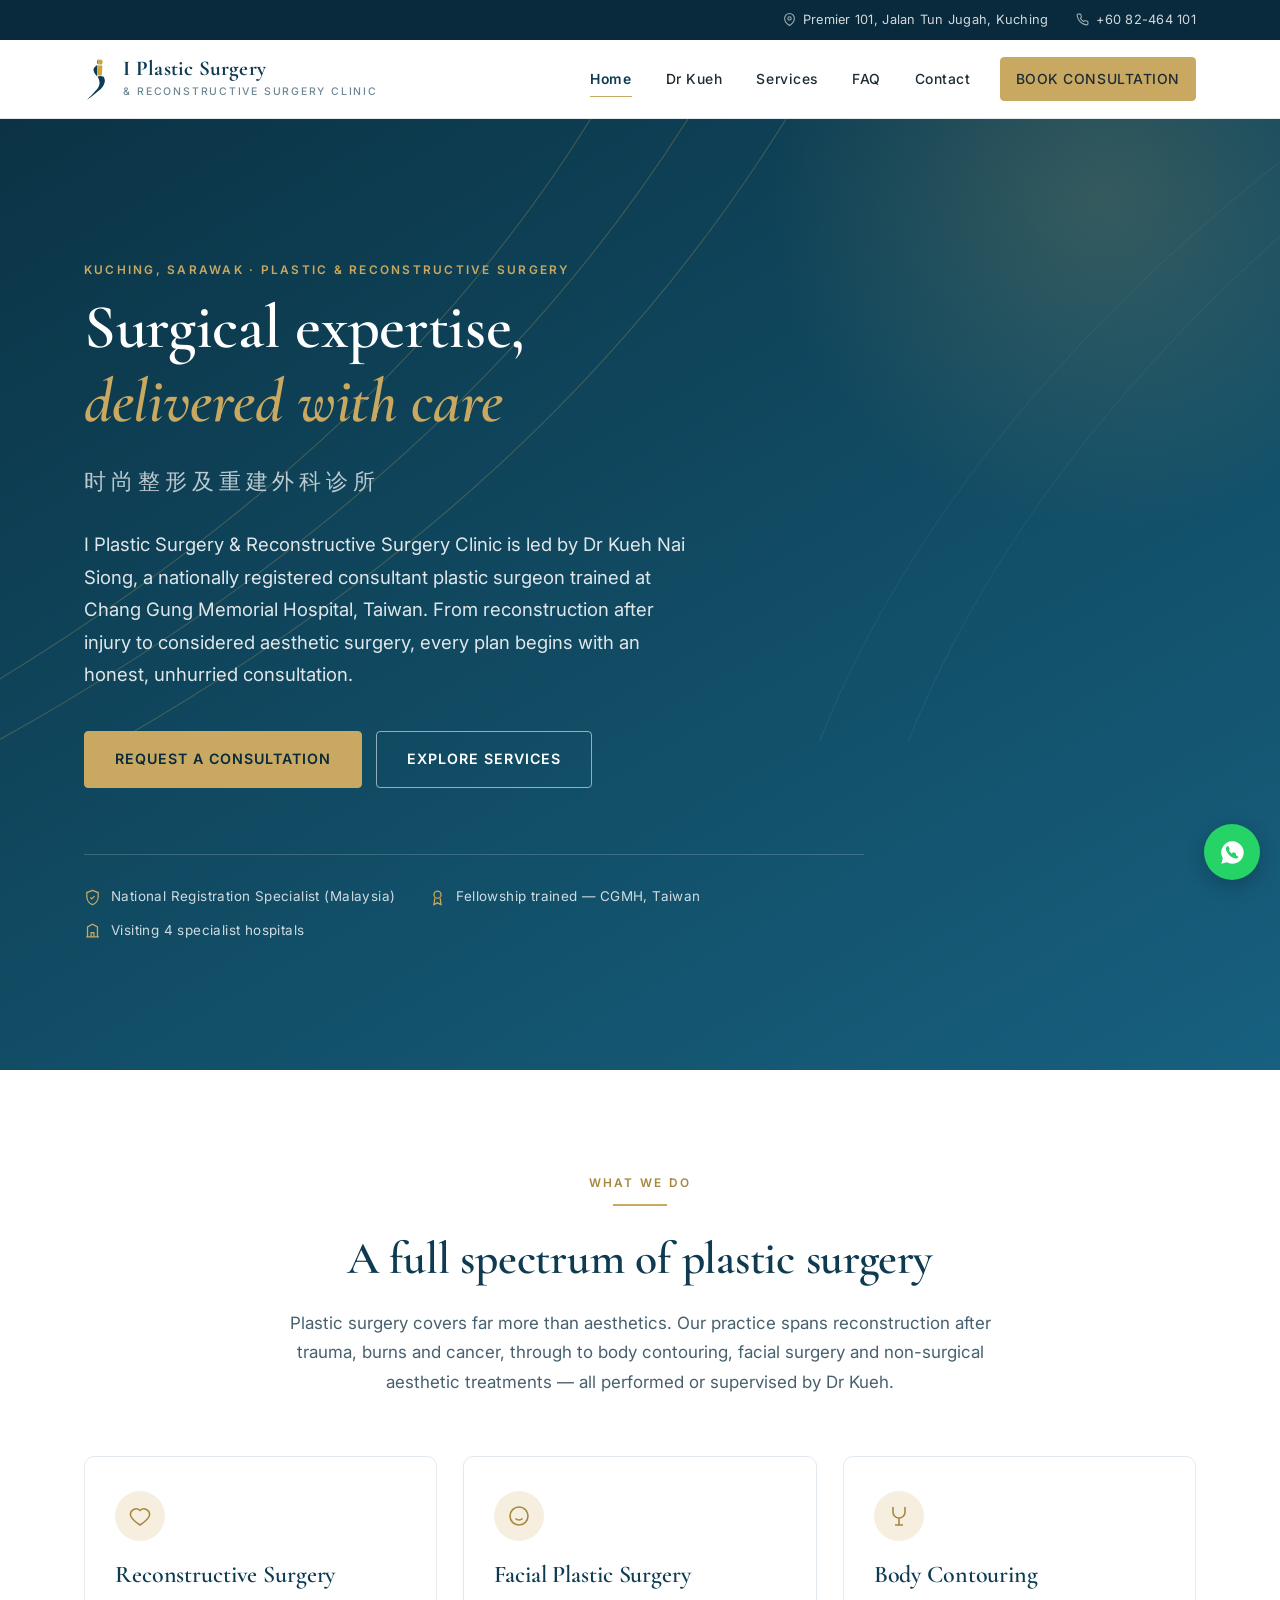
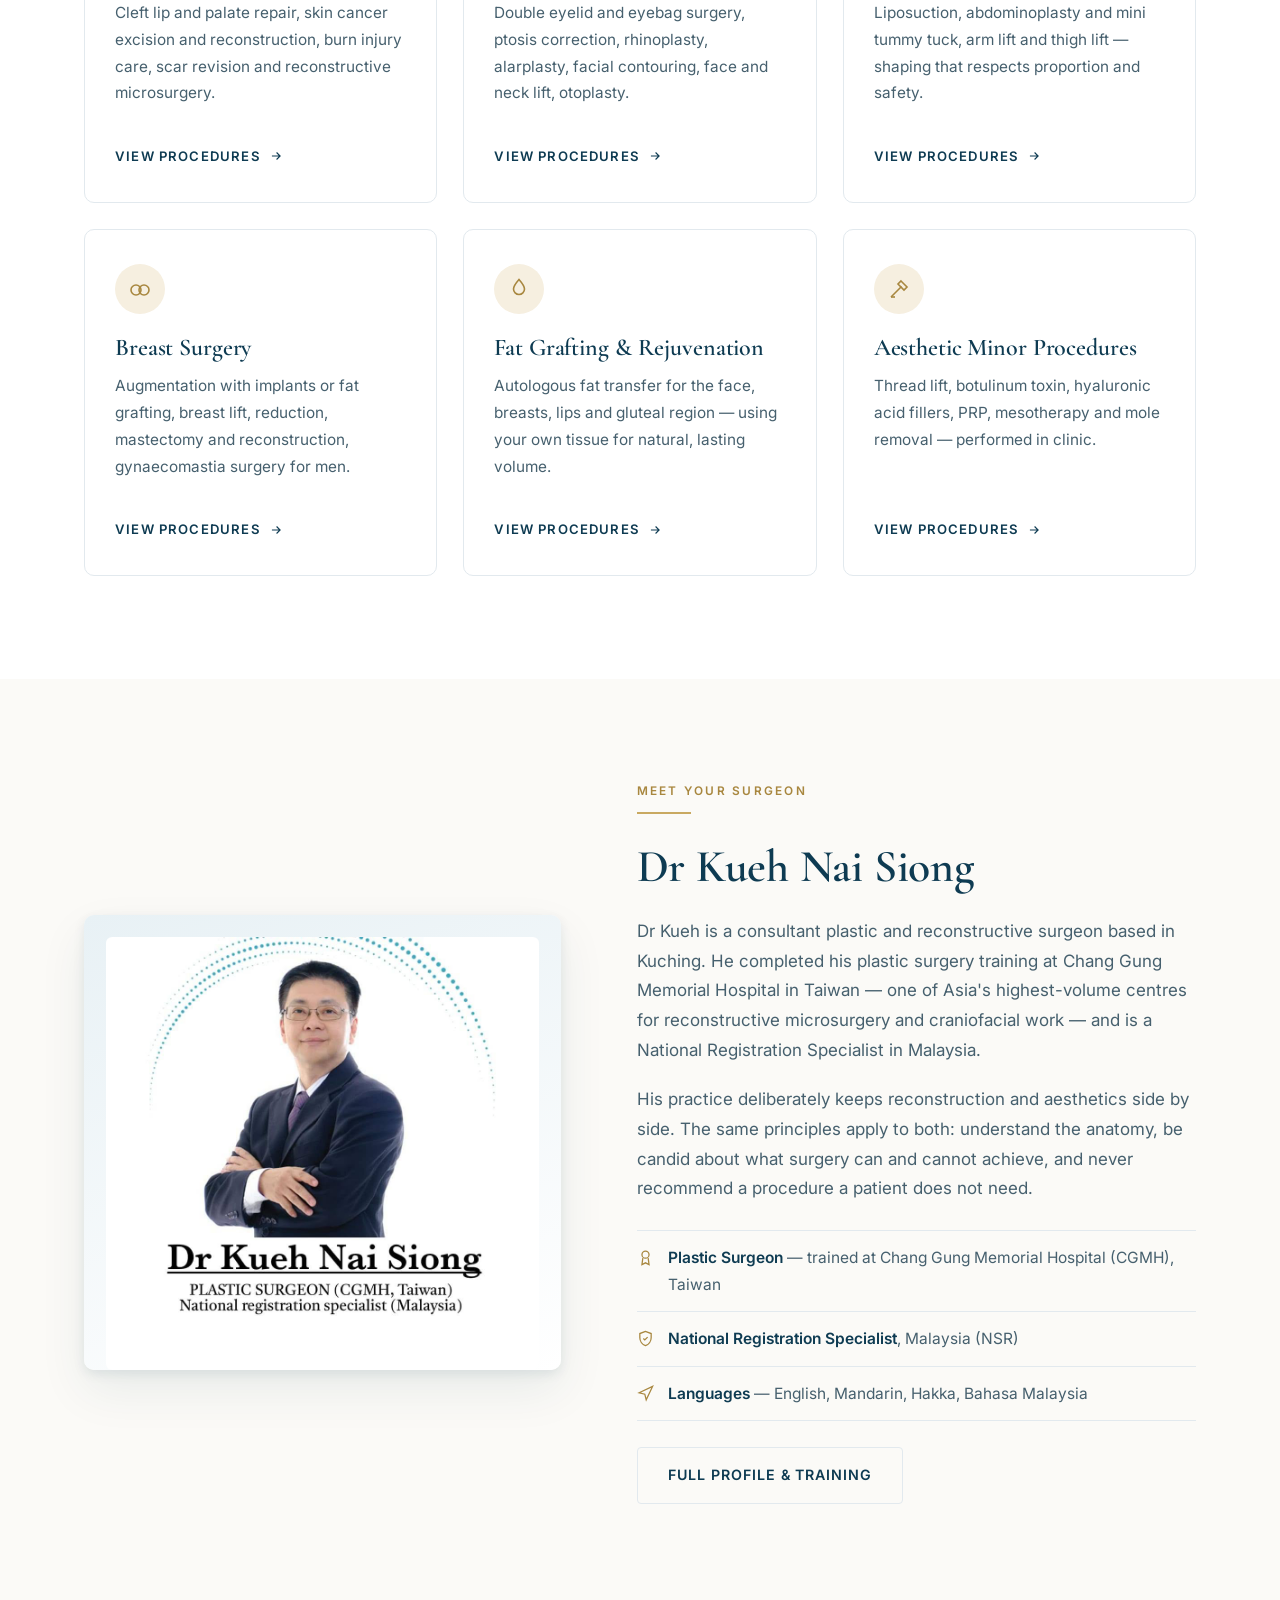
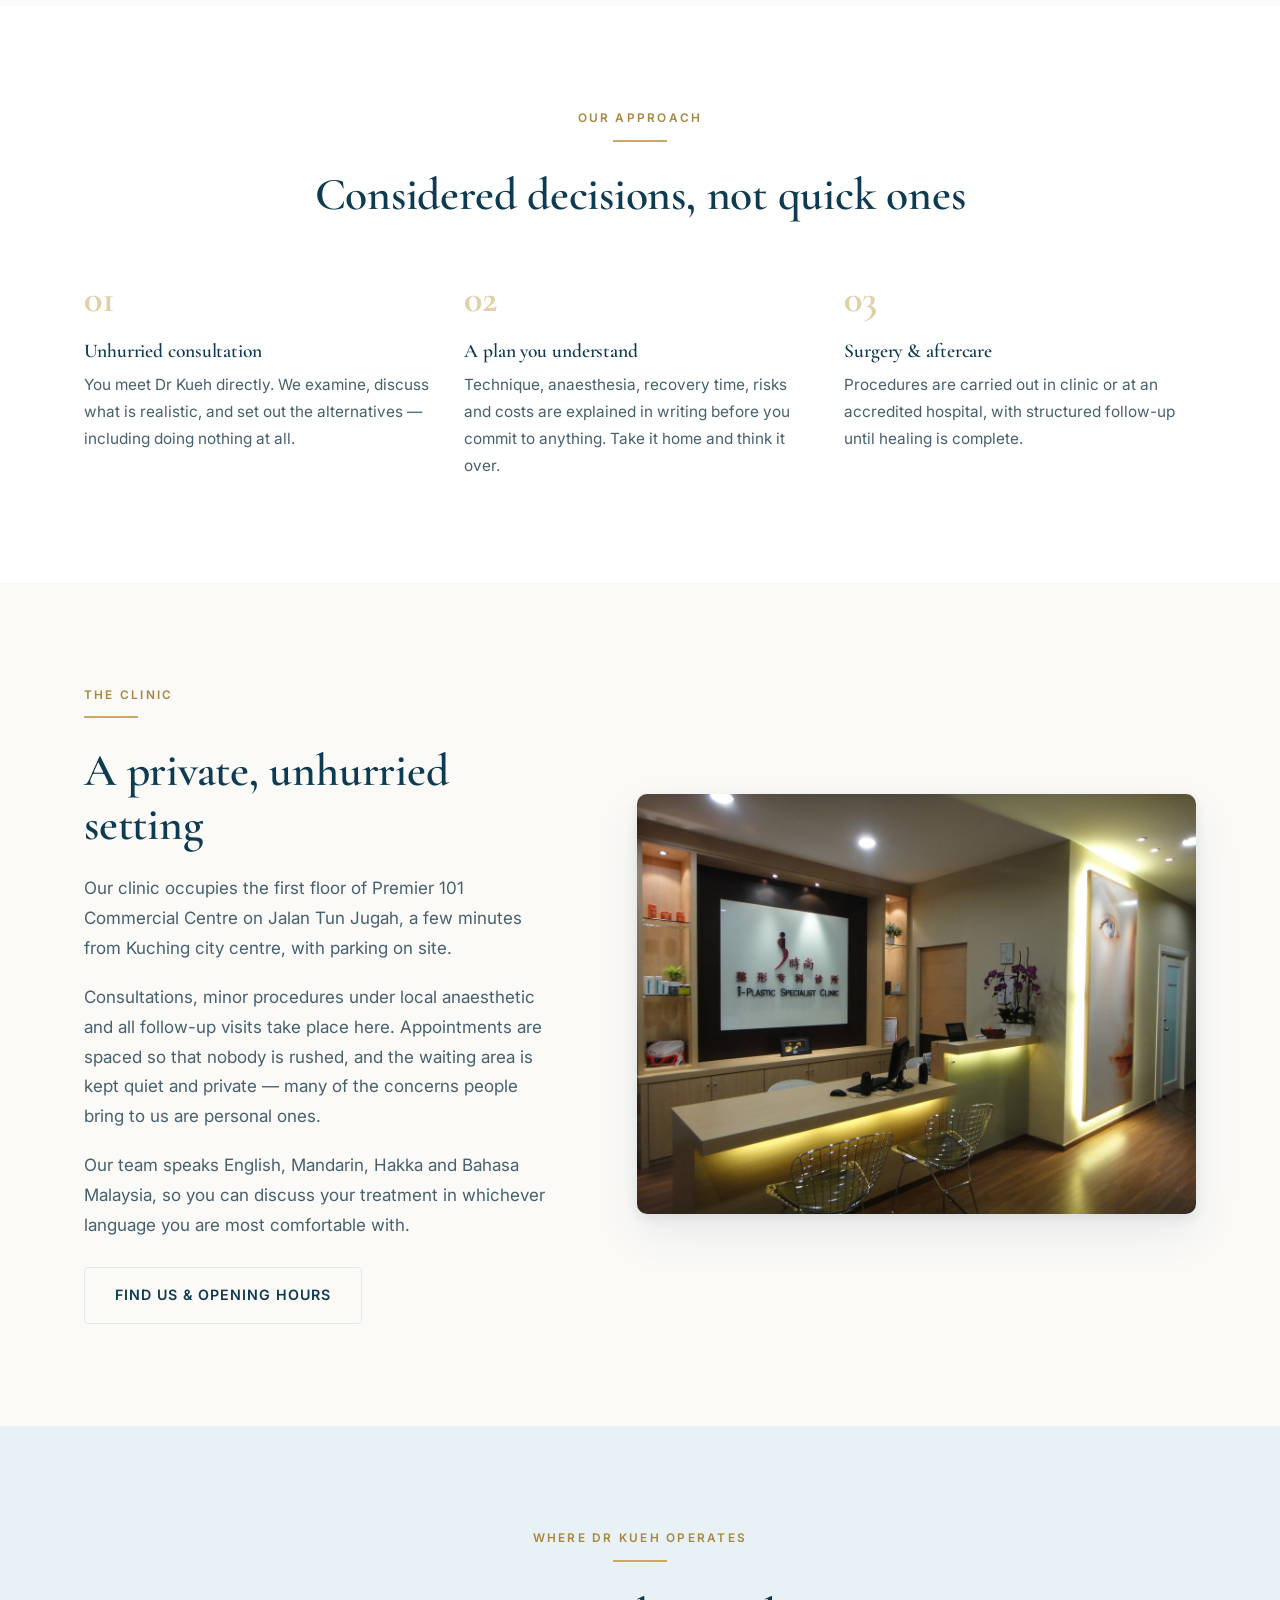
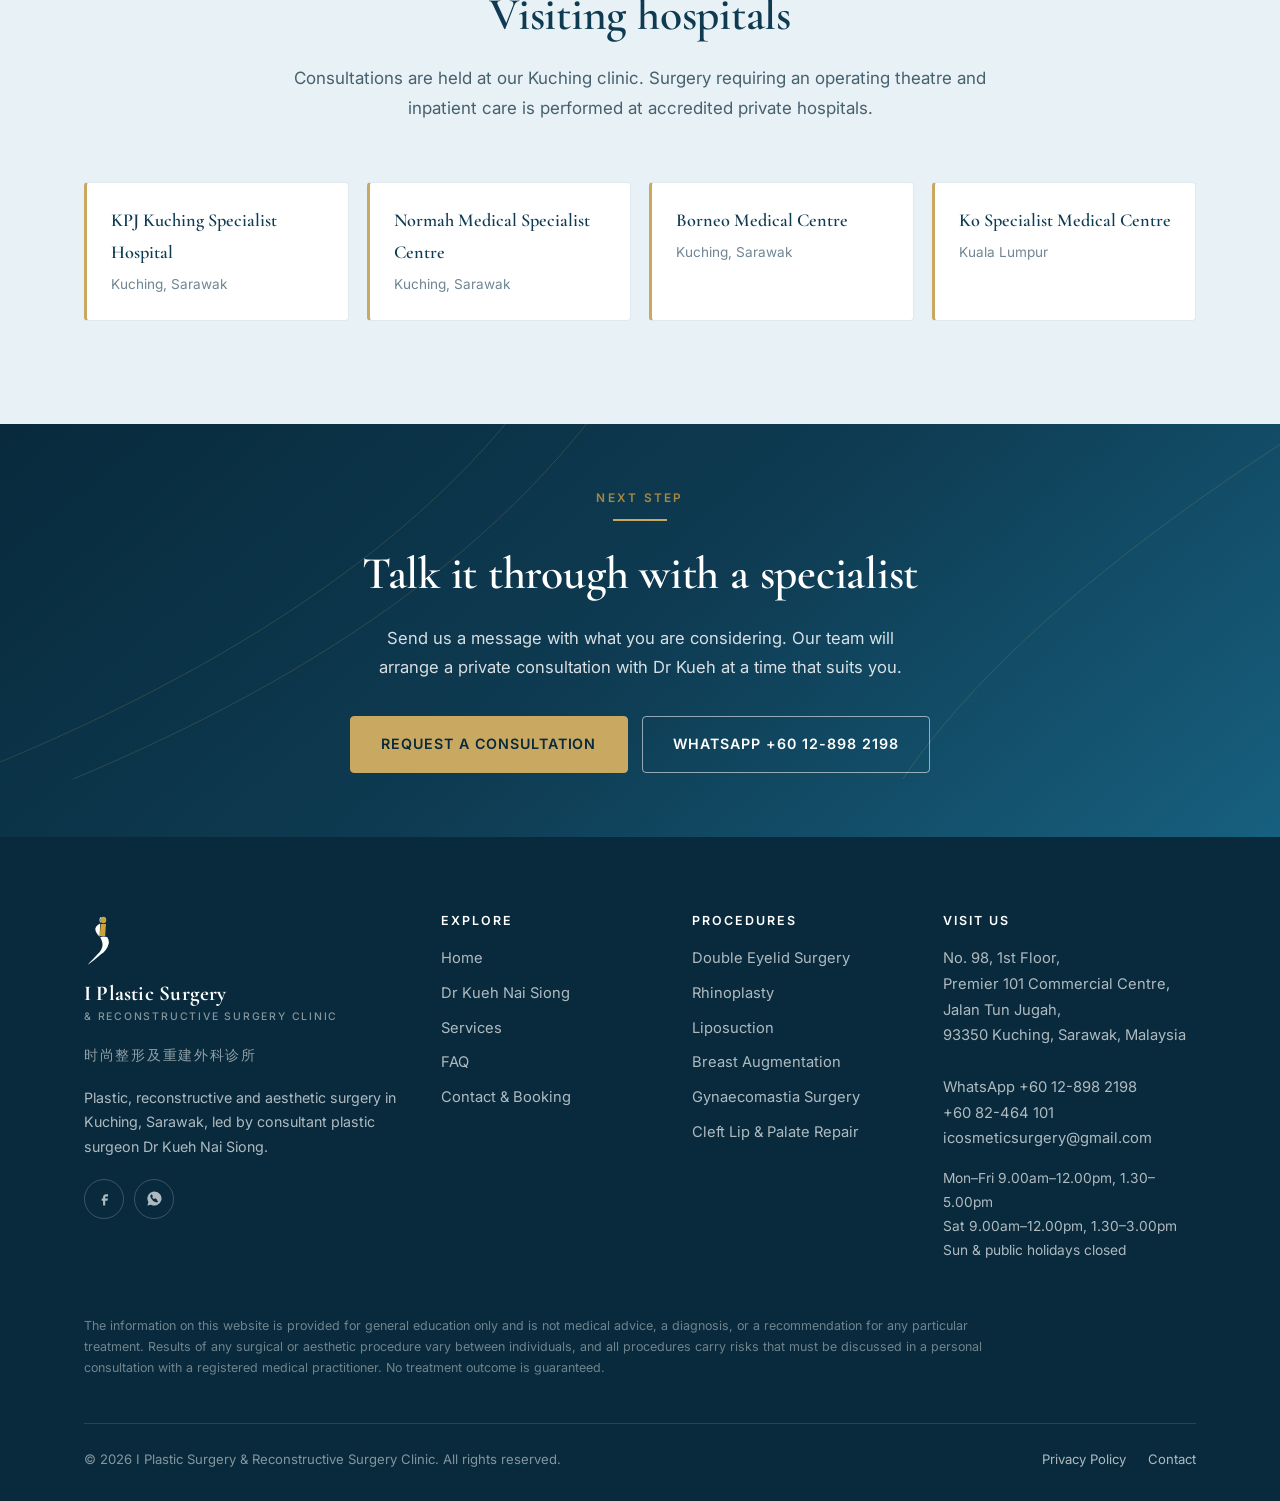
<file: index.html>
<!DOCTYPE html>
<html lang="en">
<head>
<meta charset="utf-8">
<meta name="viewport" content="width=device-width, initial-scale=1">

<!-- ===================== SEO: page-specific ===================== -->
<title>Plastic Surgeon in Kuching | I Plastic Surgery &amp; Reconstructive Surgery Clinic</title>
<meta name="description" content="Consultant plastic surgeon Dr Kueh Nai Siong in Kuching, Sarawak. Cosmetic, reconstructive and aesthetic surgery. Book a private consultation today.">
<link rel="canonical" href="https://iplasticsurgeryclinic.com/">

<meta name="robots" content="index, follow, max-image-preview:large">
<meta name="author" content="I Plastic Surgery &amp; Reconstructive Surgery Clinic">
<meta name="geo.region" content="MY-13">
<meta name="geo.placename" content="Kuching, Sarawak">

<!-- Open Graph / social sharing -->
<meta property="og:type" content="website">
<meta property="og:site_name" content="I Plastic Surgery &amp; Reconstructive Surgery Clinic">
<meta property="og:title" content="Plastic Surgeon in Kuching | I Plastic Surgery &amp; Reconstructive Surgery Clinic">
<meta property="og:description" content="Consultant plastic surgeon Dr Kueh Nai Siong. Cosmetic, reconstructive and aesthetic surgery in Kuching, Sarawak.">
<meta property="og:url" content="https://iplasticsurgeryclinic.com/">
<meta property="og:image" content="https://iplasticsurgeryclinic.com/assets/img/clinic-brand.jpg">
<meta property="og:locale" content="en_MY">
<meta name="twitter:card" content="summary_large_image">

<link rel="icon" href="assets/img/favicon.svg" type="image/svg+xml">
<link rel="apple-touch-icon" href="assets/img/clinic-brand.jpg">

<link rel="preconnect" href="https://fonts.googleapis.com">
<link rel="preconnect" href="https://fonts.gstatic.com" crossorigin>
<link href="https://fonts.googleapis.com/css2?family=Cormorant+Garamond:ital,wght@0,400;0,600;0,700;1,400;1,600&family=Inter:wght@400;500;600&display=swap" rel="stylesheet">
<link rel="stylesheet" href="assets/css/style.css">

<!-- ===================== SEO: structured data ===================== -->
<script type="application/ld+json">
{
  "@context": "https://schema.org",
  "@graph": [
    {
      "@type": ["MedicalClinic", "MedicalBusiness", "LocalBusiness"],
      "@id": "https://iplasticsurgeryclinic.com/#clinic",
      "name": "I Plastic Surgery & Reconstructive Surgery Clinic",
      "alternateName": ["I Plastic Specialist Center", "时尚整形及重建外科诊所"],
      "url": "https://iplasticsurgeryclinic.com/",
      "logo": "https://iplasticsurgeryclinic.com/assets/img/clinic-brand.jpg",
      "image": "https://iplasticsurgeryclinic.com/assets/img/clinic-brand.jpg",
      "description": "Plastic, reconstructive and aesthetic surgery clinic in Kuching, Sarawak, led by consultant plastic surgeon Dr Kueh Nai Siong.",
      "telephone": "+6082464101",
      "email": "icosmeticsurgery@gmail.com",
      "priceRange": "$$",
      "currenciesAccepted": "MYR",
      "medicalSpecialty": "PlasticSurgery",
      "address": {
        "@type": "PostalAddress",
        "streetAddress": "No. 98, 1st Floor, Premier 101 Commercial Centre, Jalan Tun Jugah",
        "addressLocality": "Kuching",
        "addressRegion": "Sarawak",
        "postalCode": "93350",
        "addressCountry": "MY"
      },
      "geo": { "@type": "GeoCoordinates", "latitude": 1.5303, "longitude": 110.3576 },
      "areaServed": [
        { "@type": "City", "name": "Kuching" },
        { "@type": "State", "name": "Sarawak" },
        { "@type": "Country", "name": "Malaysia" }
      ],
      "availableLanguage": ["English", "Chinese", "Malay", "Hakka"],
      "sameAs": ["https://www.facebook.com/I.PLASTIC.SPECIALIST/"],
      "openingHoursSpecification": [
        { "@type": "OpeningHoursSpecification", "dayOfWeek": ["Monday","Tuesday","Wednesday","Thursday","Friday"], "opens": "09:00", "closes": "12:00" },
        { "@type": "OpeningHoursSpecification", "dayOfWeek": ["Monday","Tuesday","Wednesday","Thursday","Friday"], "opens": "13:30", "closes": "17:00" },
        { "@type": "OpeningHoursSpecification", "dayOfWeek": "Saturday", "opens": "09:00", "closes": "12:00" },
        { "@type": "OpeningHoursSpecification", "dayOfWeek": "Saturday", "opens": "13:30", "closes": "15:00" }
      ],
      "physician": { "@id": "https://iplasticsurgeryclinic.com/about.html#drkueh" }
    },
    {
      "@type": "Physician",
      "@id": "https://iplasticsurgeryclinic.com/about.html#drkueh",
      "name": "Dr Kueh Nai Siong",
      "honorificPrefix": "Dr",
      "jobTitle": "Consultant Plastic & Reconstructive Surgeon",
      "medicalSpecialty": "PlasticSurgery",
      "image": "https://iplasticsurgeryclinic.com/assets/img/dr-kueh-nai-siong.jpg",
      "url": "https://iplasticsurgeryclinic.com/about.html",
      "worksFor": { "@id": "https://iplasticsurgeryclinic.com/#clinic" },
      "address": {
        "@type": "PostalAddress",
        "streetAddress": "No. 98, 1st Floor, Premier 101 Commercial Centre, Jalan Tun Jugah",
        "addressLocality": "Kuching",
        "addressRegion": "Sarawak",
        "postalCode": "93350",
        "addressCountry": "MY"
      }
    },
    {
      "@type": "WebSite",
      "@id": "https://iplasticsurgeryclinic.com/#website",
      "url": "https://iplasticsurgeryclinic.com/",
      "name": "I Plastic Surgery & Reconstructive Surgery Clinic",
      "inLanguage": "en-MY",
      "publisher": { "@id": "https://iplasticsurgeryclinic.com/#clinic" }
    }
  ]
}
</script>
</head>

<body>
<a class="skip-link" href="#main">Skip to content</a>

<!-- ============================== TOP BAR ============================== -->
<div class="topbar">
  <div class="wrap">
    <span>
      <svg width="13" height="13" viewBox="0 0 24 24" fill="none" stroke="currentColor" stroke-width="2" aria-hidden="true"><path d="M21 10c0 7-9 13-9 13s-9-6-9-13a9 9 0 0 1 18 0z"/><circle cx="12" cy="10" r="3"/></svg>
      Premier 101, Jalan Tun Jugah, Kuching
    </span>
    <span>
      <svg width="13" height="13" viewBox="0 0 24 24" fill="none" stroke="currentColor" stroke-width="2" aria-hidden="true"><path d="M22 16.9v3a2 2 0 0 1-2.2 2 19.8 19.8 0 0 1-8.6-3.1 19.5 19.5 0 0 1-6-6A19.8 19.8 0 0 1 2.1 4.2 2 2 0 0 1 4.1 2h3a2 2 0 0 1 2 1.7c.1 1 .4 1.9.7 2.8a2 2 0 0 1-.5 2.1L8.1 9.8a16 16 0 0 0 6 6l1.2-1.2a2 2 0 0 1 2.1-.5c.9.3 1.8.6 2.8.7a2 2 0 0 1 1.8 2.1z"/></svg>
      <a href="tel:+6082464101">+60 82-464 101</a>
    </span>
  </div>
</div>

<!-- ============================== HEADER =============================== -->
<header class="site-header">
  <div class="wrap">
    <a class="brand" href="index.html">
      <img class="brand__mark" src="assets/img/logo-mark.svg" alt="" width="177" height="294">
      <span>
        <span class="brand__name">I Plastic Surgery</span>
        <span class="brand__sub">&amp; Reconstructive Surgery Clinic</span>
      </span>
    </a>

    <button class="nav-toggle" type="button" aria-label="Open menu" aria-expanded="false" aria-controls="primary-nav"><span></span></button>

    <nav class="nav" id="primary-nav" aria-label="Main">
      <a href="index.html" aria-current="page">Home</a>
      <a href="about.html">Dr Kueh</a>
      <a href="services.html">Services</a>
      <a href="faq.html">FAQ</a>
      <a href="contact.html">Contact</a>
      <a class="btn btn--gold btn--sm header-cta" href="contact.html#book">Book Consultation</a>
    </nav>
  </div>
</header>

<main id="main">

  <!-- ============================== HERO ============================== -->
  <section class="hero">
    <svg class="hero__arcs" viewBox="0 0 1440 700" preserveAspectRatio="xMidYMid slice" aria-hidden="true">
      <g fill="none" stroke="#c9a961" stroke-width="1.2" opacity=".55">
        <path d="M-120 700 C 240 500, 520 260, 700 -60"/>
        <path d="M-40 720 C 330 520, 620 270, 810 -60"/>
        <path d="M60 740 C 430 540, 720 290, 920 -60"/>
      </g>
      <g fill="none" stroke="#ffffff" stroke-width=".8" opacity=".18">
        <path d="M1560 -40 C 1240 180, 1000 460, 900 760"/>
        <path d="M1660 -40 C 1340 180, 1100 460, 1000 760"/>
      </g>
    </svg>
    <span class="hero__glow" aria-hidden="true"></span>

    <div class="wrap">
      <div class="hero__inner">
        <span class="eyebrow">Kuching, Sarawak &middot; Plastic &amp; Reconstructive Surgery</span>
        <h1>Surgical expertise,<br><em>delivered with care</em></h1>
        <p class="hero__zh">时尚整形及重建外科诊所</p>
        <p class="hero__lede">
          I Plastic Surgery &amp; Reconstructive Surgery Clinic is led by Dr Kueh Nai Siong,
          a nationally registered consultant plastic surgeon trained at Chang Gung Memorial
          Hospital, Taiwan. From reconstruction after injury to considered aesthetic surgery,
          every plan begins with an honest, unhurried consultation.
        </p>
        <div class="hero__actions">
          <a class="btn btn--gold" href="contact.html#book">Request a Consultation</a>
          <a class="btn btn--ghost" href="services.html">Explore Services</a>
        </div>

        <div class="hero__badges">
          <span class="hero__badge">
            <svg width="17" height="17" viewBox="0 0 24 24" fill="none" stroke="currentColor" stroke-width="1.8" aria-hidden="true"><path d="M12 2 4 5v6c0 5 3.4 9.7 8 11 4.6-1.3 8-6 8-11V5l-8-3z"/><path d="m9 12 2 2 4-4"/></svg>
            National Registration Specialist (Malaysia)
          </span>
          <span class="hero__badge">
            <svg width="17" height="17" viewBox="0 0 24 24" fill="none" stroke="currentColor" stroke-width="1.8" aria-hidden="true"><circle cx="12" cy="8" r="5"/><path d="M8.2 12.8 7 22l5-2.5L17 22l-1.2-9.2"/></svg>
            Fellowship trained &mdash; CGMH, Taiwan
          </span>
          <span class="hero__badge">
            <svg width="17" height="17" viewBox="0 0 24 24" fill="none" stroke="currentColor" stroke-width="1.8" aria-hidden="true"><path d="M3 21h18M5 21V7l7-4 7 4v14"/><path d="M10 21v-6h4v6"/></svg>
            Visiting 4 specialist hospitals
          </span>
        </div>
      </div>
    </div>
  </section>

  <!-- ========================= SERVICE OVERVIEW ======================== -->
  <section>
    <div class="wrap">
      <div class="section-head section-head--center reveal">
        <span class="eyebrow">What we do</span>
        <hr class="rule">
        <h2>A full spectrum of plastic surgery</h2>
        <p>
          Plastic surgery covers far more than aesthetics. Our practice spans reconstruction
          after trauma, burns and cancer, through to body contouring, facial surgery and
          non-surgical aesthetic treatments &mdash; all performed or supervised by Dr Kueh.
        </p>
      </div>

      <div class="grid grid--3">
        <article class="card reveal">
          <span class="card__icon" aria-hidden="true">
            <svg width="24" height="24" viewBox="0 0 24 24" fill="none" stroke="currentColor" stroke-width="1.6"><path d="M12 21s-7-4.4-9.3-9A5.6 5.6 0 0 1 12 6.5 5.6 5.6 0 0 1 21.3 12C19 16.6 12 21 12 21z"/></svg>
          </span>
          <h3>Reconstructive Surgery</h3>
          <p>Cleft lip and palate repair, skin cancer excision and reconstruction, burn injury care, scar revision and reconstructive microsurgery.</p>
          <a class="card__link" href="services.html#reconstructive">View procedures
            <svg width="14" height="14" viewBox="0 0 24 24" fill="none" stroke="currentColor" stroke-width="2" aria-hidden="true"><path d="M5 12h14M13 6l6 6-6 6"/></svg>
          </a>
        </article>

        <article class="card reveal">
          <span class="card__icon" aria-hidden="true">
            <svg width="24" height="24" viewBox="0 0 24 24" fill="none" stroke="currentColor" stroke-width="1.6"><circle cx="12" cy="12" r="9"/><path d="M8.5 14.5s1.4 1.5 3.5 1.5 3.5-1.5 3.5-1.5M9 9.5h.01M15 9.5h.01"/></svg>
          </span>
          <h3>Facial Plastic Surgery</h3>
          <p>Double eyelid and eyebag surgery, ptosis correction, rhinoplasty, alarplasty, facial contouring, face and neck lift, otoplasty.</p>
          <a class="card__link" href="services.html#facial">View procedures
            <svg width="14" height="14" viewBox="0 0 24 24" fill="none" stroke="currentColor" stroke-width="2" aria-hidden="true"><path d="M5 12h14M13 6l6 6-6 6"/></svg>
          </a>
        </article>

        <article class="card reveal">
          <span class="card__icon" aria-hidden="true">
            <svg width="24" height="24" viewBox="0 0 24 24" fill="none" stroke="currentColor" stroke-width="1.6"><path d="M6 3v5a6 6 0 0 0 12 0V3"/><path d="M8 21h8M12 14v7"/></svg>
          </span>
          <h3>Body Contouring</h3>
          <p>Liposuction, abdominoplasty and mini tummy tuck, arm lift and thigh lift &mdash; shaping that respects proportion and safety.</p>
          <a class="card__link" href="services.html#body">View procedures
            <svg width="14" height="14" viewBox="0 0 24 24" fill="none" stroke="currentColor" stroke-width="2" aria-hidden="true"><path d="M5 12h14M13 6l6 6-6 6"/></svg>
          </a>
        </article>

        <article class="card reveal">
          <span class="card__icon" aria-hidden="true">
            <svg width="24" height="24" viewBox="0 0 24 24" fill="none" stroke="currentColor" stroke-width="1.6"><circle cx="8" cy="13" r="5"/><circle cx="16" cy="13" r="5"/></svg>
          </span>
          <h3>Breast Surgery</h3>
          <p>Augmentation with implants or fat grafting, breast lift, reduction, mastectomy and reconstruction, gynaecomastia surgery for men.</p>
          <a class="card__link" href="services.html#breast">View procedures
            <svg width="14" height="14" viewBox="0 0 24 24" fill="none" stroke="currentColor" stroke-width="2" aria-hidden="true"><path d="M5 12h14M13 6l6 6-6 6"/></svg>
          </a>
        </article>

        <article class="card reveal">
          <span class="card__icon" aria-hidden="true">
            <svg width="24" height="24" viewBox="0 0 24 24" fill="none" stroke="currentColor" stroke-width="1.6"><path d="M12 2.5c3.5 4 5.5 6.6 5.5 9.5a5.5 5.5 0 1 1-11 0c0-2.9 2-5.5 5.5-9.5z"/></svg>
          </span>
          <h3>Fat Grafting &amp; Rejuvenation</h3>
          <p>Autologous fat transfer for the face, breasts, lips and gluteal region &mdash; using your own tissue for natural, lasting volume.</p>
          <a class="card__link" href="services.html#fat-grafting">View procedures
            <svg width="14" height="14" viewBox="0 0 24 24" fill="none" stroke="currentColor" stroke-width="2" aria-hidden="true"><path d="M5 12h14M13 6l6 6-6 6"/></svg>
          </a>
        </article>

        <article class="card reveal">
          <span class="card__icon" aria-hidden="true">
            <svg width="24" height="24" viewBox="0 0 24 24" fill="none" stroke="currentColor" stroke-width="1.6"><path d="M4 20 14.5 9.5"/><path d="m14 4 6 6-3 3-6-6z"/><path d="M4 20h4"/></svg>
          </span>
          <h3>Aesthetic Minor Procedures</h3>
          <p>Thread lift, botulinum toxin, hyaluronic acid fillers, PRP, mesotherapy and mole removal &mdash; performed in clinic.</p>
          <a class="card__link" href="services.html#aesthetic">View procedures
            <svg width="14" height="14" viewBox="0 0 24 24" fill="none" stroke="currentColor" stroke-width="2" aria-hidden="true"><path d="M5 12h14M13 6l6 6-6 6"/></svg>
          </a>
        </article>
      </div>
    </div>
  </section>

  <!-- ============================ THE DOCTOR =========================== -->
  <section class="section--cream">
    <div class="wrap">
      <div class="split">
        <div class="split__media reveal">
          <div class="portrait-frame">
            <img src="assets/img/dr-kueh-nai-siong.jpg"
                 alt="Dr Kueh Nai Siong, consultant plastic and reconstructive surgeon in Kuching, Sarawak"
                 width="960" height="960" loading="lazy">
          </div>
        </div>

        <div class="reveal">
          <span class="eyebrow">Meet your surgeon</span>
          <hr class="rule">
          <h2>Dr Kueh Nai Siong</h2>
          <p>
            Dr Kueh is a consultant plastic and reconstructive surgeon based in Kuching. He
            completed his plastic surgery training at Chang Gung Memorial Hospital in Taiwan
            &mdash; one of Asia's highest-volume centres for reconstructive microsurgery and
            craniofacial work &mdash; and is a National Registration Specialist in Malaysia.
          </p>
          <p>
            His practice deliberately keeps reconstruction and aesthetics side by side. The
            same principles apply to both: understand the anatomy, be candid about what surgery
            can and cannot achieve, and never recommend a procedure a patient does not need.
          </p>

          <ul class="creds">
            <li>
              <svg width="17" height="17" viewBox="0 0 24 24" fill="none" stroke="currentColor" stroke-width="1.8" aria-hidden="true"><circle cx="12" cy="8" r="5"/><path d="M8.2 12.8 7 22l5-2.5L17 22l-1.2-9.2"/></svg>
              <span><strong>Plastic Surgeon</strong> &mdash; trained at Chang Gung Memorial Hospital (CGMH), Taiwan</span>
            </li>
            <li>
              <svg width="17" height="17" viewBox="0 0 24 24" fill="none" stroke="currentColor" stroke-width="1.8" aria-hidden="true"><path d="M12 2 4 5v6c0 5 3.4 9.7 8 11 4.6-1.3 8-6 8-11V5l-8-3z"/><path d="m9 12 2 2 4-4"/></svg>
              <span><strong>National Registration Specialist</strong>, Malaysia (NSR)</span>
            </li>
            <li>
              <svg width="17" height="17" viewBox="0 0 24 24" fill="none" stroke="currentColor" stroke-width="1.8" aria-hidden="true"><path d="m3 11 19-9-9 19-2-8-8-2z"/></svg>
              <span><strong>Languages</strong> &mdash; English, Mandarin, Hakka, Bahasa Malaysia</span>
            </li>
          </ul>

          <p style="margin-top:26px">
            <a class="btn btn--outline" href="about.html">Full profile &amp; training</a>
          </p>
        </div>
      </div>
    </div>
  </section>

  <!-- =========================== WHY / VALUES ========================== -->
  <section>
    <div class="wrap">
      <div class="section-head section-head--center reveal">
        <span class="eyebrow">Our approach</span>
        <hr class="rule">
        <h2>Considered decisions, not quick ones</h2>
      </div>

      <div class="steps">
        <div class="step reveal">
          <h3>Unhurried consultation</h3>
          <p>You meet Dr Kueh directly. We examine, discuss what is realistic, and set out the alternatives &mdash; including doing nothing at all.</p>
        </div>
        <div class="step reveal">
          <h3>A plan you understand</h3>
          <p>Technique, anaesthesia, recovery time, risks and costs are explained in writing before you commit to anything. Take it home and think it over.</p>
        </div>
        <div class="step reveal">
          <h3>Surgery &amp; aftercare</h3>
          <p>Procedures are carried out in clinic or at an accredited hospital, with structured follow-up until healing is complete.</p>
        </div>
      </div>
    </div>
  </section>

  <!-- ============================ THE CLINIC =========================== -->
  <section class="section--cream">
    <div class="wrap">
      <div class="split split--reverse">
        <div class="split__media reveal">
          <img src="assets/img/clinic-reception.jpg"
               alt="Reception area of I Plastic Surgery and Reconstructive Surgery Clinic, Premier 101, Kuching"
               width="1200" height="900" loading="lazy">
        </div>
        <div class="reveal">
          <span class="eyebrow">The clinic</span>
          <hr class="rule">
          <h2>A private, unhurried setting</h2>
          <p>
            Our clinic occupies the first floor of Premier 101 Commercial Centre on Jalan Tun
            Jugah, a few minutes from Kuching city centre, with parking on site.
          </p>
          <p>
            Consultations, minor procedures under local anaesthetic and all follow-up visits take
            place here. Appointments are spaced so that nobody is rushed, and the waiting area is
            kept quiet and private &mdash; many of the concerns people bring to us are personal
            ones.
          </p>
          <p>
            Our team speaks English, Mandarin, Hakka and Bahasa Malaysia, so you can discuss your
            treatment in whichever language you are most comfortable with.
          </p>
          <p style="margin-top:26px">
            <a class="btn btn--outline" href="contact.html">Find us &amp; opening hours</a>
          </p>
        </div>
      </div>
    </div>
  </section>

  <!-- ============================= HOSPITALS =========================== -->
  <section class="section--blue">
    <div class="wrap">
      <div class="section-head section-head--center reveal">
        <span class="eyebrow">Where Dr Kueh operates</span>
        <hr class="rule">
        <h2>Visiting hospitals</h2>
        <p>Consultations are held at our Kuching clinic. Surgery requiring an operating theatre and inpatient care is performed at accredited private hospitals.</p>
      </div>

      <div class="hospitals reveal">
        <div class="hospital"><strong>KPJ Kuching Specialist Hospital</strong><span>Kuching, Sarawak</span></div>
        <div class="hospital"><strong>Normah Medical Specialist Centre</strong><span>Kuching, Sarawak</span></div>
        <div class="hospital"><strong>Borneo Medical Centre</strong><span>Kuching, Sarawak</span></div>
        <div class="hospital"><strong>Ko Specialist Medical Centre</strong><span>Kuala Lumpur</span></div>
      </div>
    </div>
  </section>

  <!-- ============================ CTA BAND ============================= -->
  <section class="cta-band section--tight">
    <svg class="cta-band__arcs" viewBox="0 0 1440 400" preserveAspectRatio="xMidYMid slice" aria-hidden="true">
      <g fill="none" stroke="#c9a961" stroke-width="1.1" opacity=".5">
        <path d="M-100 420 C 220 300, 460 150, 600 -40"/>
        <path d="M-20 440 C 300 320, 540 170, 690 -40"/>
        <path d="M1540 -40 C 1260 130, 1060 300, 980 460"/>
      </g>
    </svg>
    <div class="wrap">
      <span class="eyebrow">Next step</span>
      <hr class="rule">
      <h2>Talk it through with a specialist</h2>
      <p>Send us a message with what you are considering. Our team will arrange a private consultation with Dr Kueh at a time that suits you.</p>
      <div class="hero__actions">
        <a class="btn btn--gold" href="contact.html#book">Request a Consultation</a>
        <a class="btn btn--ghost" href="https://wa.me/60128982198" target="_blank" rel="noopener">WhatsApp +60 12-898 2198</a>
      </div>
    </div>
  </section>

</main>

<!-- ============================== FOOTER =============================== -->
<footer class="site-footer">
  <div class="wrap">
    <div class="footer-grid">
      <div class="footer-brand">
        <img class="footer-brand__logo" src="assets/img/logo-mark-light.svg" alt="" width="177" height="294">
        <span class="brand__name">I Plastic Surgery</span>
        <span class="brand__sub">&amp; Reconstructive Surgery Clinic</span>
        <p class="footer-zh">时尚整形及重建外科诊所</p>
        <p>Plastic, reconstructive and aesthetic surgery in Kuching, Sarawak, led by consultant plastic surgeon Dr Kueh Nai Siong.</p>
        <div class="socials">
          <a href="https://www.facebook.com/I.PLASTIC.SPECIALIST/" target="_blank" rel="noopener" aria-label="Facebook">
            <svg width="17" height="17" viewBox="0 0 24 24" fill="currentColor" aria-hidden="true"><path d="M14 9h3V6h-3c-2.2 0-4 1.8-4 4v2H8v3h2v7h3v-7h3l1-3h-4v-2c0-.6.4-1 1-1z"/></svg>
          </a>
          <a href="https://wa.me/60128982198" target="_blank" rel="noopener" aria-label="WhatsApp">
            <svg width="17" height="17" viewBox="0 0 24 24" fill="currentColor" aria-hidden="true"><path d="M12 2a10 10 0 0 0-8.6 15.1L2 22l5-1.3A10 10 0 1 0 12 2zm5.3 14.1c-.2.6-1.3 1.2-1.8 1.2-.5.1-1 .1-1.7-.1a12 12 0 0 1-6.9-6c-.5-.9-.8-1.8-.8-2.6 0-.8.4-1.5.9-1.9.2-.2.4-.3.6-.3h.5c.2 0 .4 0 .6.4l.8 2c.1.2 0 .4-.1.6l-.4.5c-.1.2-.3.3-.1.6.5.9 1.1 1.6 2 2.2.3.2.5.2.7 0l.7-.8c.2-.2.4-.2.6-.1l1.9.9c.2.1.4.2.4.4 0 .2 0 .8-.2 1.1z"/></svg>
          </a>
        </div>
      </div>

      <div>
        <h4>Explore</h4>
        <ul>
          <li><a href="index.html">Home</a></li>
          <li><a href="about.html">Dr Kueh Nai Siong</a></li>
          <li><a href="services.html">Services</a></li>
          <li><a href="faq.html">FAQ</a></li>
          <li><a href="contact.html">Contact &amp; Booking</a></li>
        </ul>
      </div>

      <div>
        <h4>Procedures</h4>
        <ul>
          <li><a href="double-eyelid-surgery-kuching.html">Double Eyelid Surgery</a></li>
          <li><a href="rhinoplasty-kuching.html">Rhinoplasty</a></li>
          <li><a href="liposuction-kuching.html">Liposuction</a></li>
          <li><a href="breast-augmentation-kuching.html">Breast Augmentation</a></li>
          <li><a href="gynaecomastia-kuching.html">Gynaecomastia Surgery</a></li>
          <li><a href="cleft-lip-repair-kuching.html">Cleft Lip &amp; Palate Repair</a></li>
        </ul>
      </div>

      <div>
        <h4>Visit Us</h4>
        <address style="font-style:normal">
          No. 98, 1st Floor,<br>
          Premier 101 Commercial Centre,<br>
          Jalan Tun Jugah,<br>
          93350 Kuching, Sarawak, Malaysia<br><br>
          WhatsApp <a href="https://wa.me/60128982198" target="_blank" rel="noopener">+60 12-898 2198</a><br>
          <a href="tel:+6082464101">+60 82-464 101</a><br>
          <a href="mailto:icosmeticsurgery@gmail.com">icosmeticsurgery@gmail.com</a>
        </address>
        <p style="margin-top:14px;font-size:.86rem">
          Mon&ndash;Fri 9.00am&ndash;12.00pm, 1.30&ndash;5.00pm<br>
          Sat 9.00am&ndash;12.00pm, 1.30&ndash;3.00pm<br>
          Sun &amp; public holidays closed
        </p>
      </div>
    </div>

    <p class="footer-disclaimer">
      The information on this website is provided for general education only and is not medical
      advice, a diagnosis, or a recommendation for any particular treatment. Results of any
      surgical or aesthetic procedure vary between individuals, and all procedures carry risks
      that must be discussed in a personal consultation with a registered medical practitioner.
      No treatment outcome is guaranteed.
    </p>

    <div class="footer-bottom">
      <span>&copy; <span id="year">2026</span> I Plastic Surgery &amp; Reconstructive Surgery Clinic. All rights reserved.</span>
      <nav aria-label="Legal">
        <a href="privacy.html">Privacy Policy</a>
        <a href="contact.html">Contact</a>
      </nav>
    </div>
  </div>
</footer>

<a class="wa-float" href="https://wa.me/60128982198" target="_blank" rel="noopener" aria-label="Chat with us on WhatsApp">
  <svg width="27" height="27" viewBox="0 0 24 24" fill="currentColor" aria-hidden="true"><path d="M12 2a10 10 0 0 0-8.6 15.1L2 22l5-1.3A10 10 0 1 0 12 2zm5.3 14.1c-.2.6-1.3 1.2-1.8 1.2-.5.1-1 .1-1.7-.1a12 12 0 0 1-6.9-6c-.5-.9-.8-1.8-.8-2.6 0-.8.4-1.5.9-1.9.2-.2.4-.3.6-.3h.5c.2 0 .4 0 .6.4l.8 2c.1.2 0 .4-.1.6l-.4.5c-.1.2-.3.3-.1.6.5.9 1.1 1.6 2 2.2.3.2.5.2.7 0l.7-.8c.2-.2.4-.2.6-.1l1.9.9c.2.1.4.2.4.4 0 .2 0 .8-.2 1.1z"/></svg>
</a>

<script src="assets/js/main.js" defer></script>
</body>
</html>
</file>
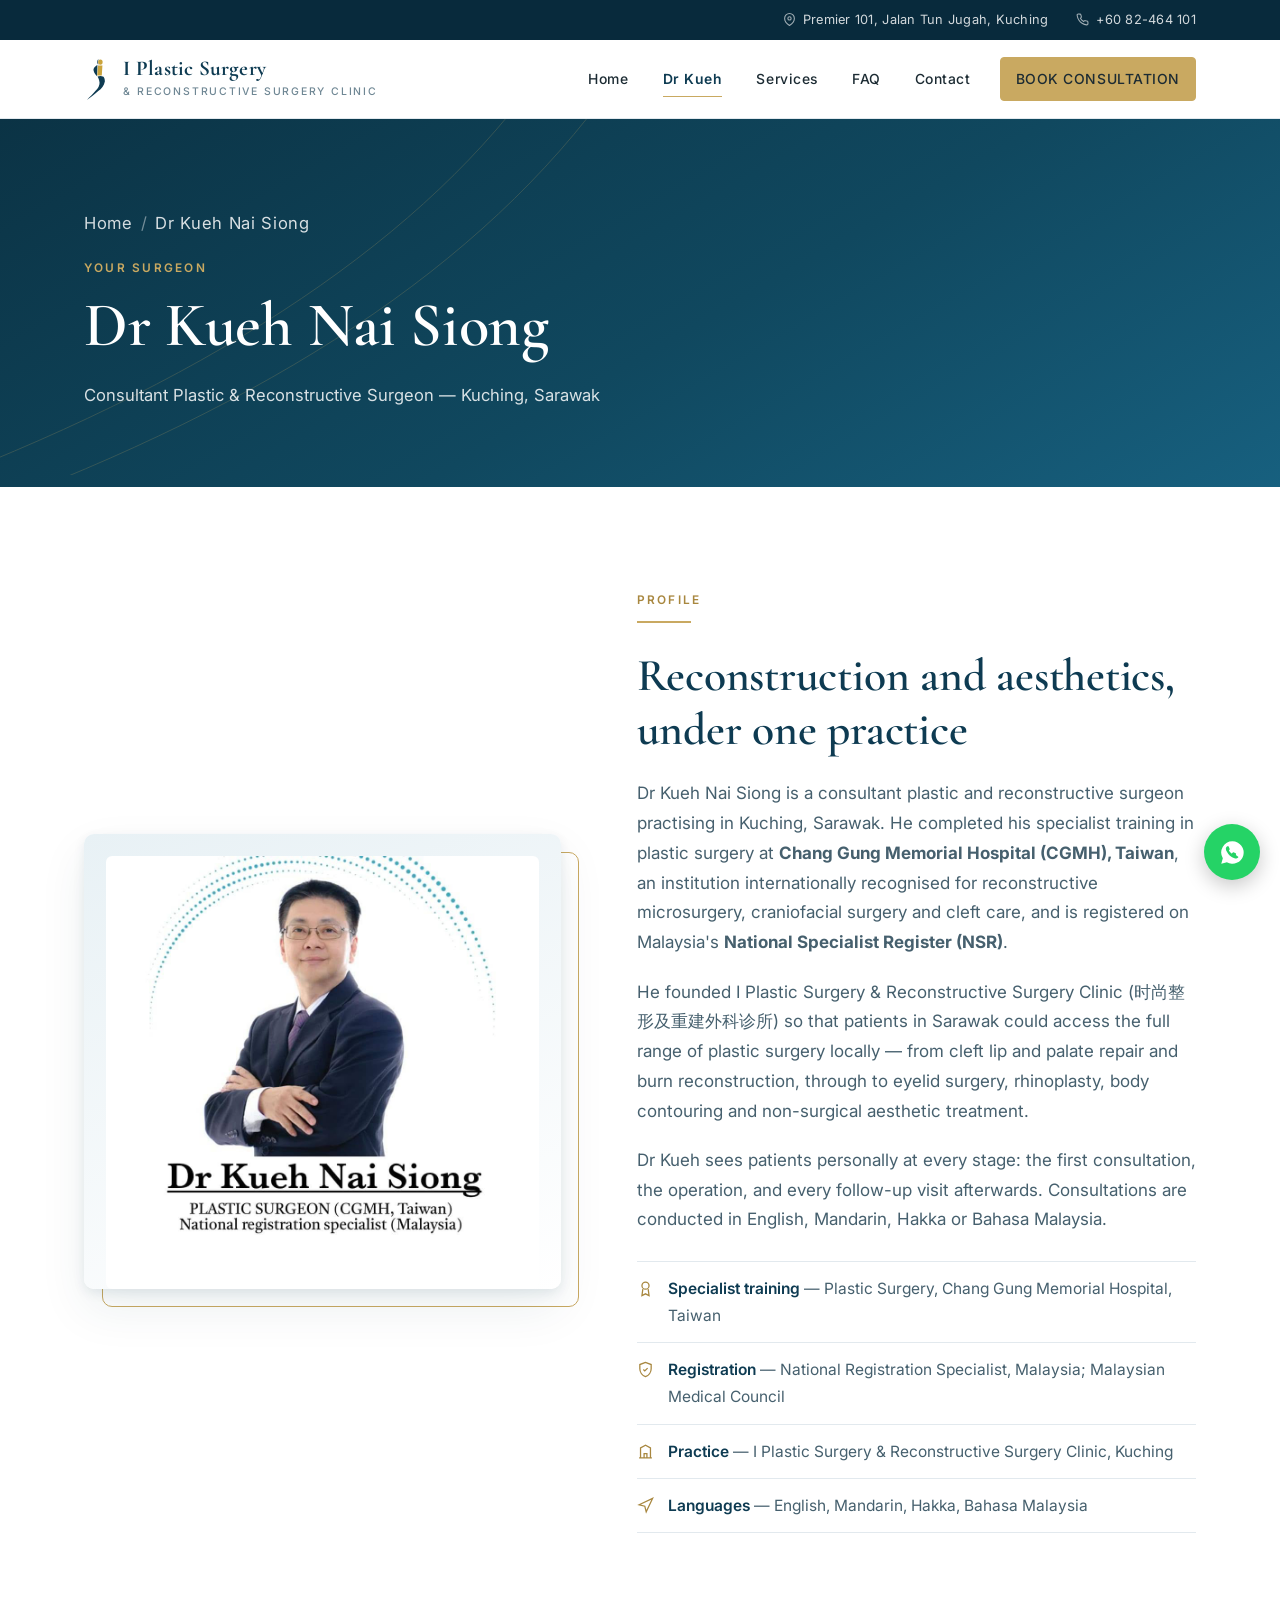
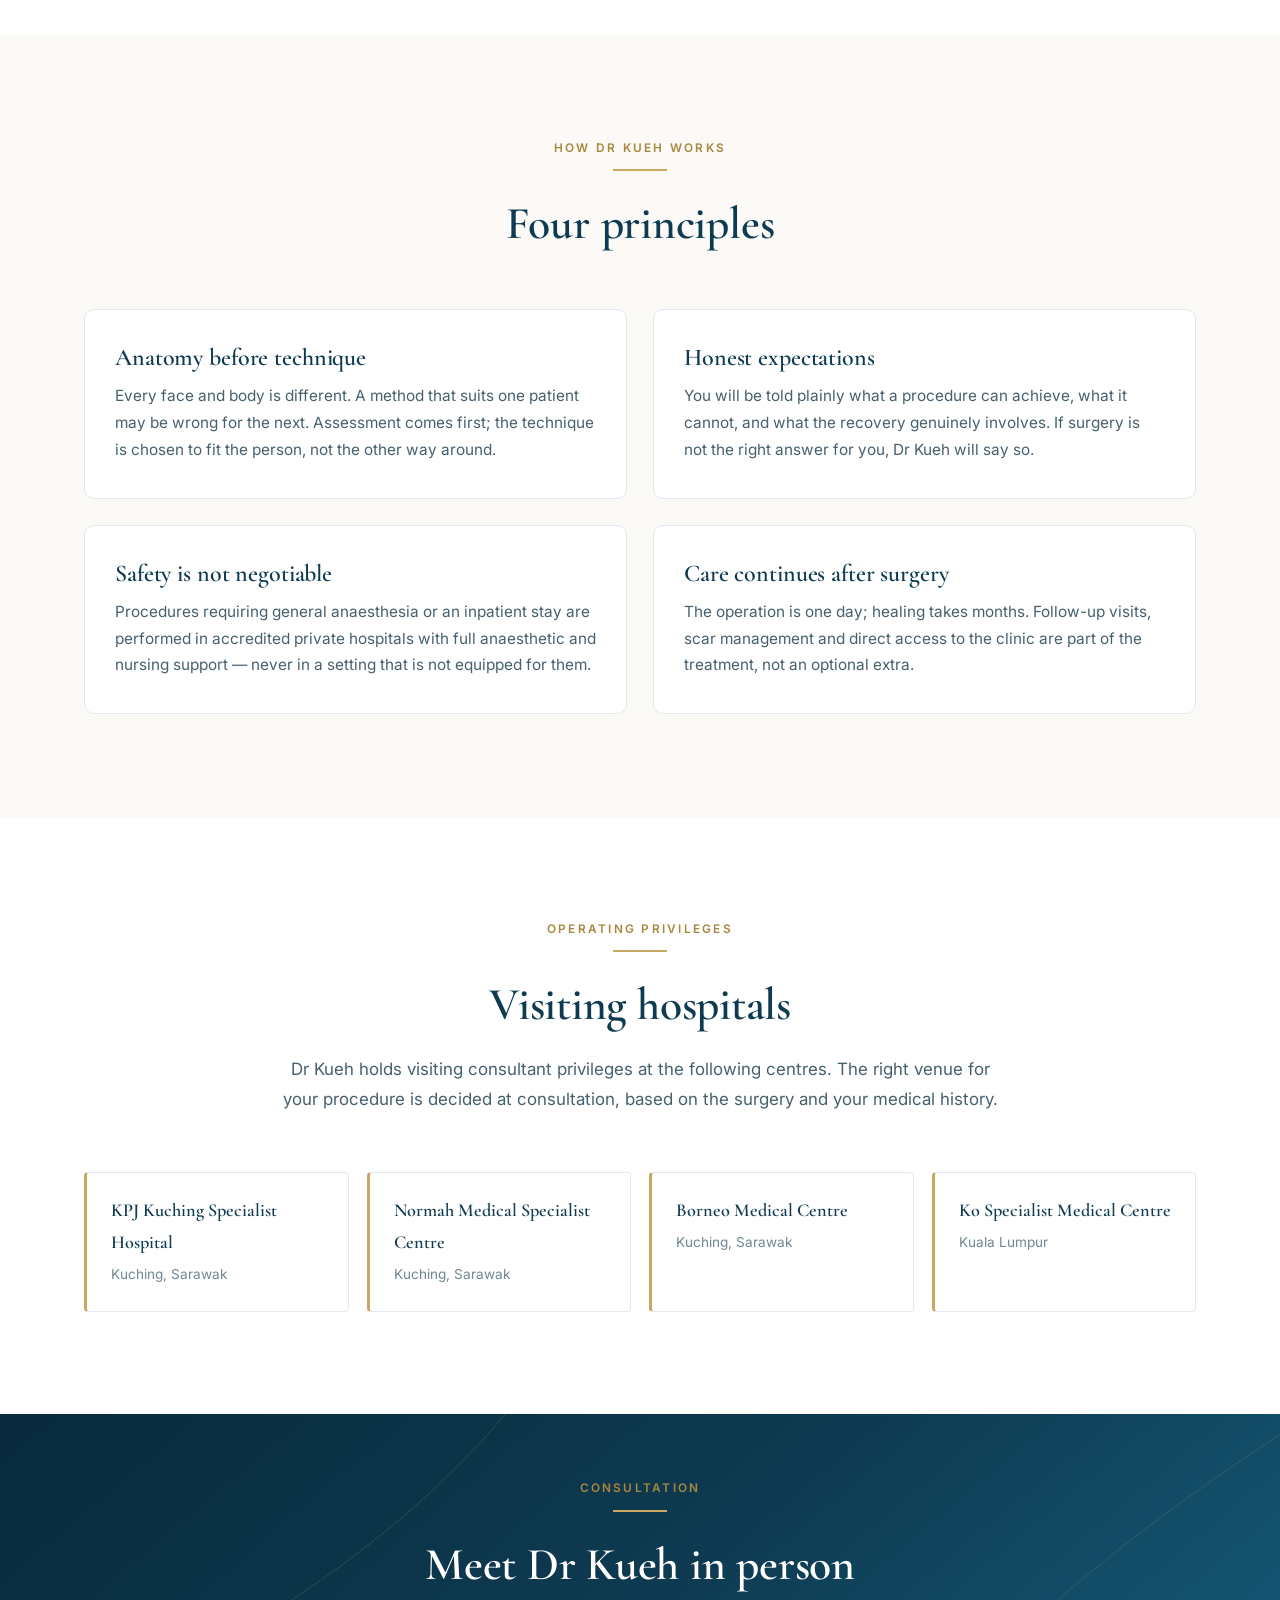
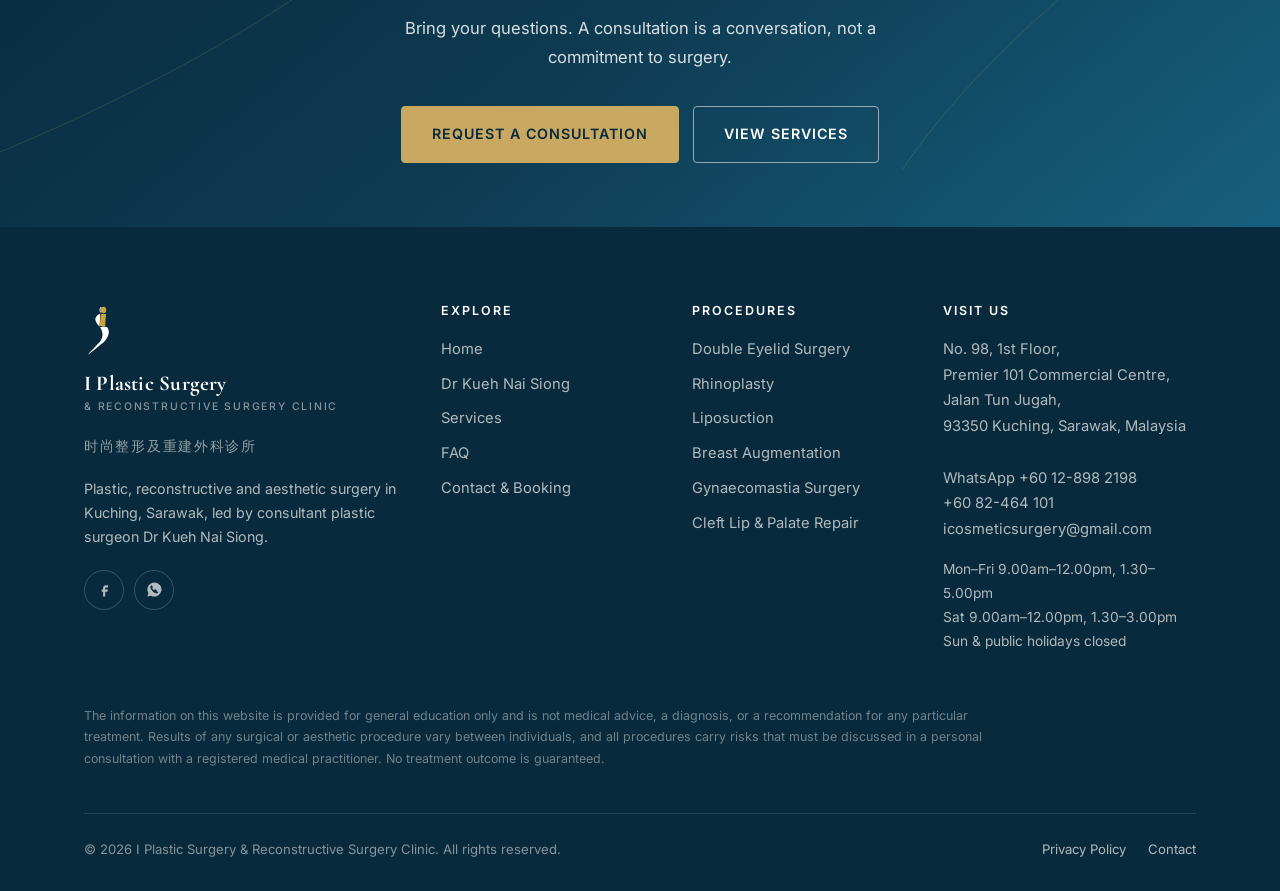
<file: about.html>
<!DOCTYPE html>
<html lang="en">
<head>
<meta charset="utf-8">
<meta name="viewport" content="width=device-width, initial-scale=1">

<title>Dr Kueh Nai Siong | Consultant Plastic Surgeon, Kuching Sarawak</title>
<meta name="description" content="Dr Kueh Nai Siong is a consultant plastic and reconstructive surgeon in Kuching, Sarawak, trained at Chang Gung Memorial Hospital, Taiwan.">
<link rel="canonical" href="https://iplasticsurgeryclinic.com/about.html">
<meta name="robots" content="index, follow, max-image-preview:large">

<meta property="og:type" content="profile">
<meta property="og:site_name" content="I Plastic Surgery &amp; Reconstructive Surgery Clinic">
<meta property="og:title" content="Dr Kueh Nai Siong | Consultant Plastic Surgeon, Kuching">
<meta property="og:description" content="Consultant plastic and reconstructive surgeon in Kuching, Sarawak. Trained at Chang Gung Memorial Hospital, Taiwan.">
<meta property="og:url" content="https://iplasticsurgeryclinic.com/about.html">
<meta property="og:image" content="https://iplasticsurgeryclinic.com/assets/img/dr-kueh-nai-siong.jpg">
<meta property="og:locale" content="en_MY">
<meta name="twitter:card" content="summary_large_image">

<link rel="icon" href="assets/img/favicon.svg" type="image/svg+xml">
<link rel="preconnect" href="https://fonts.googleapis.com">
<link rel="preconnect" href="https://fonts.gstatic.com" crossorigin>
<link href="https://fonts.googleapis.com/css2?family=Cormorant+Garamond:ital,wght@0,400;0,600;0,700;1,400;1,600&family=Inter:wght@400;500;600&display=swap" rel="stylesheet">
<link rel="stylesheet" href="assets/css/style.css">

<script type="application/ld+json">
{
  "@context": "https://schema.org",
  "@type": "Physician",
  "@id": "https://iplasticsurgeryclinic.com/about.html#drkueh",
  "name": "Dr Kueh Nai Siong",
  "honorificPrefix": "Dr",
  "jobTitle": "Consultant Plastic & Reconstructive Surgeon",
  "medicalSpecialty": "PlasticSurgery",
  "image": "https://iplasticsurgeryclinic.com/assets/img/dr-kueh-nai-siong.jpg",
  "url": "https://iplasticsurgeryclinic.com/about.html",
  "telephone": "+6082464101",
  "knowsLanguage": ["en", "zh", "ms"],
  "alumniOf": { "@type": "Organization", "name": "Chang Gung Memorial Hospital, Taiwan" },
  "worksFor": { "@type": "MedicalClinic", "@id": "https://iplasticsurgeryclinic.com/#clinic" },
  "address": {
    "@type": "PostalAddress",
    "streetAddress": "No. 98, 1st Floor, Premier 101 Commercial Centre, Jalan Tun Jugah",
    "addressLocality": "Kuching",
    "addressRegion": "Sarawak",
    "postalCode": "93350",
    "addressCountry": "MY"
  }
}
</script>
<script type="application/ld+json">
{
  "@context": "https://schema.org",
  "@type": "BreadcrumbList",
  "itemListElement": [
    { "@type": "ListItem", "position": 1, "name": "Home", "item": "https://iplasticsurgeryclinic.com/" },
    { "@type": "ListItem", "position": 2, "name": "Dr Kueh Nai Siong", "item": "https://iplasticsurgeryclinic.com/about.html" }
  ]
}
</script>
</head>

<body>
<a class="skip-link" href="#main">Skip to content</a>

<div class="topbar">
  <div class="wrap">
    <span>
      <svg width="13" height="13" viewBox="0 0 24 24" fill="none" stroke="currentColor" stroke-width="2" aria-hidden="true"><path d="M21 10c0 7-9 13-9 13s-9-6-9-13a9 9 0 0 1 18 0z"/><circle cx="12" cy="10" r="3"/></svg>
      Premier 101, Jalan Tun Jugah, Kuching
    </span>
    <span>
      <svg width="13" height="13" viewBox="0 0 24 24" fill="none" stroke="currentColor" stroke-width="2" aria-hidden="true"><path d="M22 16.9v3a2 2 0 0 1-2.2 2 19.8 19.8 0 0 1-8.6-3.1 19.5 19.5 0 0 1-6-6A19.8 19.8 0 0 1 2.1 4.2 2 2 0 0 1 4.1 2h3a2 2 0 0 1 2 1.7c.1 1 .4 1.9.7 2.8a2 2 0 0 1-.5 2.1L8.1 9.8a16 16 0 0 0 6 6l1.2-1.2a2 2 0 0 1 2.1-.5c.9.3 1.8.6 2.8.7a2 2 0 0 1 1.8 2.1z"/></svg>
      <a href="tel:+6082464101">+60 82-464 101</a>
    </span>
  </div>
</div>

<header class="site-header">
  <div class="wrap">
    <a class="brand" href="index.html">
      <img class="brand__mark" src="assets/img/logo-mark.svg" alt="" width="177" height="294">
      <span>
        <span class="brand__name">I Plastic Surgery</span>
        <span class="brand__sub">&amp; Reconstructive Surgery Clinic</span>
      </span>
    </a>
    <button class="nav-toggle" type="button" aria-label="Open menu" aria-expanded="false" aria-controls="primary-nav"><span></span></button>
    <nav class="nav" id="primary-nav" aria-label="Main">
      <a href="index.html">Home</a>
      <a href="about.html" aria-current="page">Dr Kueh</a>
      <a href="services.html">Services</a>
      <a href="faq.html">FAQ</a>
      <a href="contact.html">Contact</a>
      <a class="btn btn--gold btn--sm header-cta" href="contact.html#book">Book Consultation</a>
    </nav>
  </div>
</header>

<main id="main">

  <section class="page-hero">
    <svg class="page-hero__arcs" viewBox="0 0 1440 400" preserveAspectRatio="xMidYMid slice" aria-hidden="true">
      <g fill="none" stroke="#c9a961" stroke-width="1.1" opacity=".5">
        <path d="M-100 420 C 220 300, 460 150, 600 -40"/>
        <path d="M-20 440 C 300 320, 540 170, 690 -40"/>
      </g>
    </svg>
    <div class="wrap">
      <p class="crumbs"><a href="index.html">Home</a><span>/</span>Dr Kueh Nai Siong</p>
      <span class="eyebrow">Your surgeon</span>
      <h1>Dr Kueh Nai Siong</h1>
      <p>Consultant Plastic &amp; Reconstructive Surgeon &mdash; Kuching, Sarawak</p>
    </div>
  </section>

  <section>
    <div class="wrap">
      <div class="split">
        <div class="split__media reveal">
          <div class="portrait-frame">
            <img src="assets/img/dr-kueh-nai-siong.jpg"
                 alt="Portrait of Dr Kueh Nai Siong, plastic surgeon (CGMH Taiwan), National Registration Specialist Malaysia"
                 width="960" height="960">
          </div>
        </div>

        <div class="reveal">
          <span class="eyebrow">Profile</span>
          <hr class="rule">
          <h2>Reconstruction and aesthetics, under one practice</h2>
          <p>
            Dr Kueh Nai Siong is a consultant plastic and reconstructive surgeon practising in
            Kuching, Sarawak. He completed his specialist training in plastic surgery at
            <strong>Chang Gung Memorial Hospital (CGMH), Taiwan</strong>, an institution
            internationally recognised for reconstructive microsurgery, craniofacial surgery and
            cleft care, and is registered on Malaysia's
            <strong>National Specialist Register (NSR)</strong>.
          </p>
          <p>
            He founded I Plastic Surgery &amp; Reconstructive Surgery Clinic
            (时尚整形及重建外科诊所) so that patients in Sarawak could access the full range of
            plastic surgery locally &mdash; from cleft lip and palate repair and burn
            reconstruction, through to eyelid surgery, rhinoplasty, body contouring and
            non-surgical aesthetic treatment.
          </p>
          <p>
            Dr Kueh sees patients personally at every stage: the first consultation, the
            operation, and every follow-up visit afterwards. Consultations are conducted in
            English, Mandarin, Hakka or Bahasa Malaysia.
          </p>

          <ul class="creds">
            <li>
              <svg width="17" height="17" viewBox="0 0 24 24" fill="none" stroke="currentColor" stroke-width="1.8" aria-hidden="true"><circle cx="12" cy="8" r="5"/><path d="M8.2 12.8 7 22l5-2.5L17 22l-1.2-9.2"/></svg>
              <span><strong>Specialist training</strong> &mdash; Plastic Surgery, Chang Gung Memorial Hospital, Taiwan</span>
            </li>
            <li>
              <svg width="17" height="17" viewBox="0 0 24 24" fill="none" stroke="currentColor" stroke-width="1.8" aria-hidden="true"><path d="M12 2 4 5v6c0 5 3.4 9.7 8 11 4.6-1.3 8-6 8-11V5l-8-3z"/><path d="m9 12 2 2 4-4"/></svg>
              <span><strong>Registration</strong> &mdash; National Registration Specialist, Malaysia; Malaysian Medical Council</span>
            </li>
            <li>
              <svg width="17" height="17" viewBox="0 0 24 24" fill="none" stroke="currentColor" stroke-width="1.8" aria-hidden="true"><path d="M3 21h18M5 21V7l7-4 7 4v14"/><path d="M10 21v-6h4v6"/></svg>
              <span><strong>Practice</strong> &mdash; I Plastic Surgery &amp; Reconstructive Surgery Clinic, Kuching</span>
            </li>
            <li>
              <svg width="17" height="17" viewBox="0 0 24 24" fill="none" stroke="currentColor" stroke-width="1.8" aria-hidden="true"><path d="m3 11 19-9-9 19-2-8-8-2z"/></svg>
              <span><strong>Languages</strong> &mdash; English, Mandarin, Hakka, Bahasa Malaysia</span>
            </li>
          </ul>
        </div>
      </div>
    </div>
  </section>

  <!-- ============================ PHILOSOPHY =========================== -->
  <section class="section--cream">
    <div class="wrap">
      <div class="section-head section-head--center reveal">
        <span class="eyebrow">How Dr Kueh works</span>
        <hr class="rule">
        <h2>Four principles</h2>
      </div>

      <div class="grid grid--2">
        <article class="card reveal">
          <h3>Anatomy before technique</h3>
          <p>
            Every face and body is different. A method that suits one patient may be wrong for
            the next. Assessment comes first; the technique is chosen to fit the person, not the
            other way around.
          </p>
        </article>
        <article class="card reveal">
          <h3>Honest expectations</h3>
          <p>
            You will be told plainly what a procedure can achieve, what it cannot, and what the
            recovery genuinely involves. If surgery is not the right answer for you, Dr Kueh
            will say so.
          </p>
        </article>
        <article class="card reveal">
          <h3>Safety is not negotiable</h3>
          <p>
            Procedures requiring general anaesthesia or an inpatient stay are performed in
            accredited private hospitals with full anaesthetic and nursing support &mdash; never
            in a setting that is not equipped for them.
          </p>
        </article>
        <article class="card reveal">
          <h3>Care continues after surgery</h3>
          <p>
            The operation is one day; healing takes months. Follow-up visits, scar management and
            direct access to the clinic are part of the treatment, not an optional extra.
          </p>
        </article>
      </div>
    </div>
  </section>

  <!-- ============================= HOSPITALS =========================== -->
  <section>
    <div class="wrap">
      <div class="section-head section-head--center reveal">
        <span class="eyebrow">Operating privileges</span>
        <hr class="rule">
        <h2>Visiting hospitals</h2>
        <p>Dr Kueh holds visiting consultant privileges at the following centres. The right venue for your procedure is decided at consultation, based on the surgery and your medical history.</p>
      </div>
      <div class="hospitals reveal">
        <div class="hospital"><strong>KPJ Kuching Specialist Hospital</strong><span>Kuching, Sarawak</span></div>
        <div class="hospital"><strong>Normah Medical Specialist Centre</strong><span>Kuching, Sarawak</span></div>
        <div class="hospital"><strong>Borneo Medical Centre</strong><span>Kuching, Sarawak</span></div>
        <div class="hospital"><strong>Ko Specialist Medical Centre</strong><span>Kuala Lumpur</span></div>
      </div>
    </div>
  </section>

  <section class="cta-band section--tight">
    <svg class="cta-band__arcs" viewBox="0 0 1440 400" preserveAspectRatio="xMidYMid slice" aria-hidden="true">
      <g fill="none" stroke="#c9a961" stroke-width="1.1" opacity=".5">
        <path d="M-100 420 C 220 300, 460 150, 600 -40"/>
        <path d="M1540 -40 C 1260 130, 1060 300, 980 460"/>
      </g>
    </svg>
    <div class="wrap">
      <span class="eyebrow">Consultation</span>
      <hr class="rule">
      <h2>Meet Dr Kueh in person</h2>
      <p>Bring your questions. A consultation is a conversation, not a commitment to surgery.</p>
      <div class="hero__actions">
        <a class="btn btn--gold" href="contact.html#book">Request a Consultation</a>
        <a class="btn btn--ghost" href="services.html">View Services</a>
      </div>
    </div>
  </section>

</main>

<footer class="site-footer">
  <div class="wrap">
    <div class="footer-grid">
      <div class="footer-brand">
        <img class="footer-brand__logo" src="assets/img/logo-mark-light.svg" alt="" width="177" height="294">
        <span class="brand__name">I Plastic Surgery</span>
        <span class="brand__sub">&amp; Reconstructive Surgery Clinic</span>
        <p class="footer-zh">时尚整形及重建外科诊所</p>
        <p>Plastic, reconstructive and aesthetic surgery in Kuching, Sarawak, led by consultant plastic surgeon Dr Kueh Nai Siong.</p>
        <div class="socials">
          <a href="https://www.facebook.com/I.PLASTIC.SPECIALIST/" target="_blank" rel="noopener" aria-label="Facebook">
            <svg width="17" height="17" viewBox="0 0 24 24" fill="currentColor" aria-hidden="true"><path d="M14 9h3V6h-3c-2.2 0-4 1.8-4 4v2H8v3h2v7h3v-7h3l1-3h-4v-2c0-.6.4-1 1-1z"/></svg>
          </a>
          <a href="https://wa.me/60128982198" target="_blank" rel="noopener" aria-label="WhatsApp">
            <svg width="17" height="17" viewBox="0 0 24 24" fill="currentColor" aria-hidden="true"><path d="M12 2a10 10 0 0 0-8.6 15.1L2 22l5-1.3A10 10 0 1 0 12 2zm5.3 14.1c-.2.6-1.3 1.2-1.8 1.2-.5.1-1 .1-1.7-.1a12 12 0 0 1-6.9-6c-.5-.9-.8-1.8-.8-2.6 0-.8.4-1.5.9-1.9.2-.2.4-.3.6-.3h.5c.2 0 .4 0 .6.4l.8 2c.1.2 0 .4-.1.6l-.4.5c-.1.2-.3.3-.1.6.5.9 1.1 1.6 2 2.2.3.2.5.2.7 0l.7-.8c.2-.2.4-.2.6-.1l1.9.9c.2.1.4.2.4.4 0 .2 0 .8-.2 1.1z"/></svg>
          </a>
        </div>
      </div>

      <div>
        <h4>Explore</h4>
        <ul>
          <li><a href="index.html">Home</a></li>
          <li><a href="about.html">Dr Kueh Nai Siong</a></li>
          <li><a href="services.html">Services</a></li>
          <li><a href="faq.html">FAQ</a></li>
          <li><a href="contact.html">Contact &amp; Booking</a></li>
        </ul>
      </div>

      <div>
        <h4>Procedures</h4>
        <ul>
          <li><a href="double-eyelid-surgery-kuching.html">Double Eyelid Surgery</a></li>
          <li><a href="rhinoplasty-kuching.html">Rhinoplasty</a></li>
          <li><a href="liposuction-kuching.html">Liposuction</a></li>
          <li><a href="breast-augmentation-kuching.html">Breast Augmentation</a></li>
          <li><a href="gynaecomastia-kuching.html">Gynaecomastia Surgery</a></li>
          <li><a href="cleft-lip-repair-kuching.html">Cleft Lip &amp; Palate Repair</a></li>
        </ul>
      </div>

      <div>
        <h4>Visit Us</h4>
        <address style="font-style:normal">
          No. 98, 1st Floor,<br>
          Premier 101 Commercial Centre,<br>
          Jalan Tun Jugah,<br>
          93350 Kuching, Sarawak, Malaysia<br><br>
          WhatsApp <a href="https://wa.me/60128982198" target="_blank" rel="noopener">+60 12-898 2198</a><br>
          <a href="tel:+6082464101">+60 82-464 101</a><br>
          <a href="mailto:icosmeticsurgery@gmail.com">icosmeticsurgery@gmail.com</a>
        </address>
        <p style="margin-top:14px;font-size:.86rem">
          Mon&ndash;Fri 9.00am&ndash;12.00pm, 1.30&ndash;5.00pm<br>
          Sat 9.00am&ndash;12.00pm, 1.30&ndash;3.00pm<br>
          Sun &amp; public holidays closed
        </p>
      </div>
    </div>

    <p class="footer-disclaimer">
      The information on this website is provided for general education only and is not medical
      advice, a diagnosis, or a recommendation for any particular treatment. Results of any
      surgical or aesthetic procedure vary between individuals, and all procedures carry risks
      that must be discussed in a personal consultation with a registered medical practitioner.
      No treatment outcome is guaranteed.
    </p>

    <div class="footer-bottom">
      <span>&copy; <span id="year">2026</span> I Plastic Surgery &amp; Reconstructive Surgery Clinic. All rights reserved.</span>
      <nav aria-label="Legal">
        <a href="privacy.html">Privacy Policy</a>
        <a href="contact.html">Contact</a>
      </nav>
    </div>
  </div>
</footer>

<a class="wa-float" href="https://wa.me/60128982198" target="_blank" rel="noopener" aria-label="Chat with us on WhatsApp">
  <svg width="27" height="27" viewBox="0 0 24 24" fill="currentColor" aria-hidden="true"><path d="M12 2a10 10 0 0 0-8.6 15.1L2 22l5-1.3A10 10 0 1 0 12 2zm5.3 14.1c-.2.6-1.3 1.2-1.8 1.2-.5.1-1 .1-1.7-.1a12 12 0 0 1-6.9-6c-.5-.9-.8-1.8-.8-2.6 0-.8.4-1.5.9-1.9.2-.2.4-.3.6-.3h.5c.2 0 .4 0 .6.4l.8 2c.1.2 0 .4-.1.6l-.4.5c-.1.2-.3.3-.1.6.5.9 1.1 1.6 2 2.2.3.2.5.2.7 0l.7-.8c.2-.2.4-.2.6-.1l1.9.9c.2.1.4.2.4.4 0 .2 0 .8-.2 1.1z"/></svg>
</a>

<script src="assets/js/main.js" defer></script>
</body>
</html>
</file>
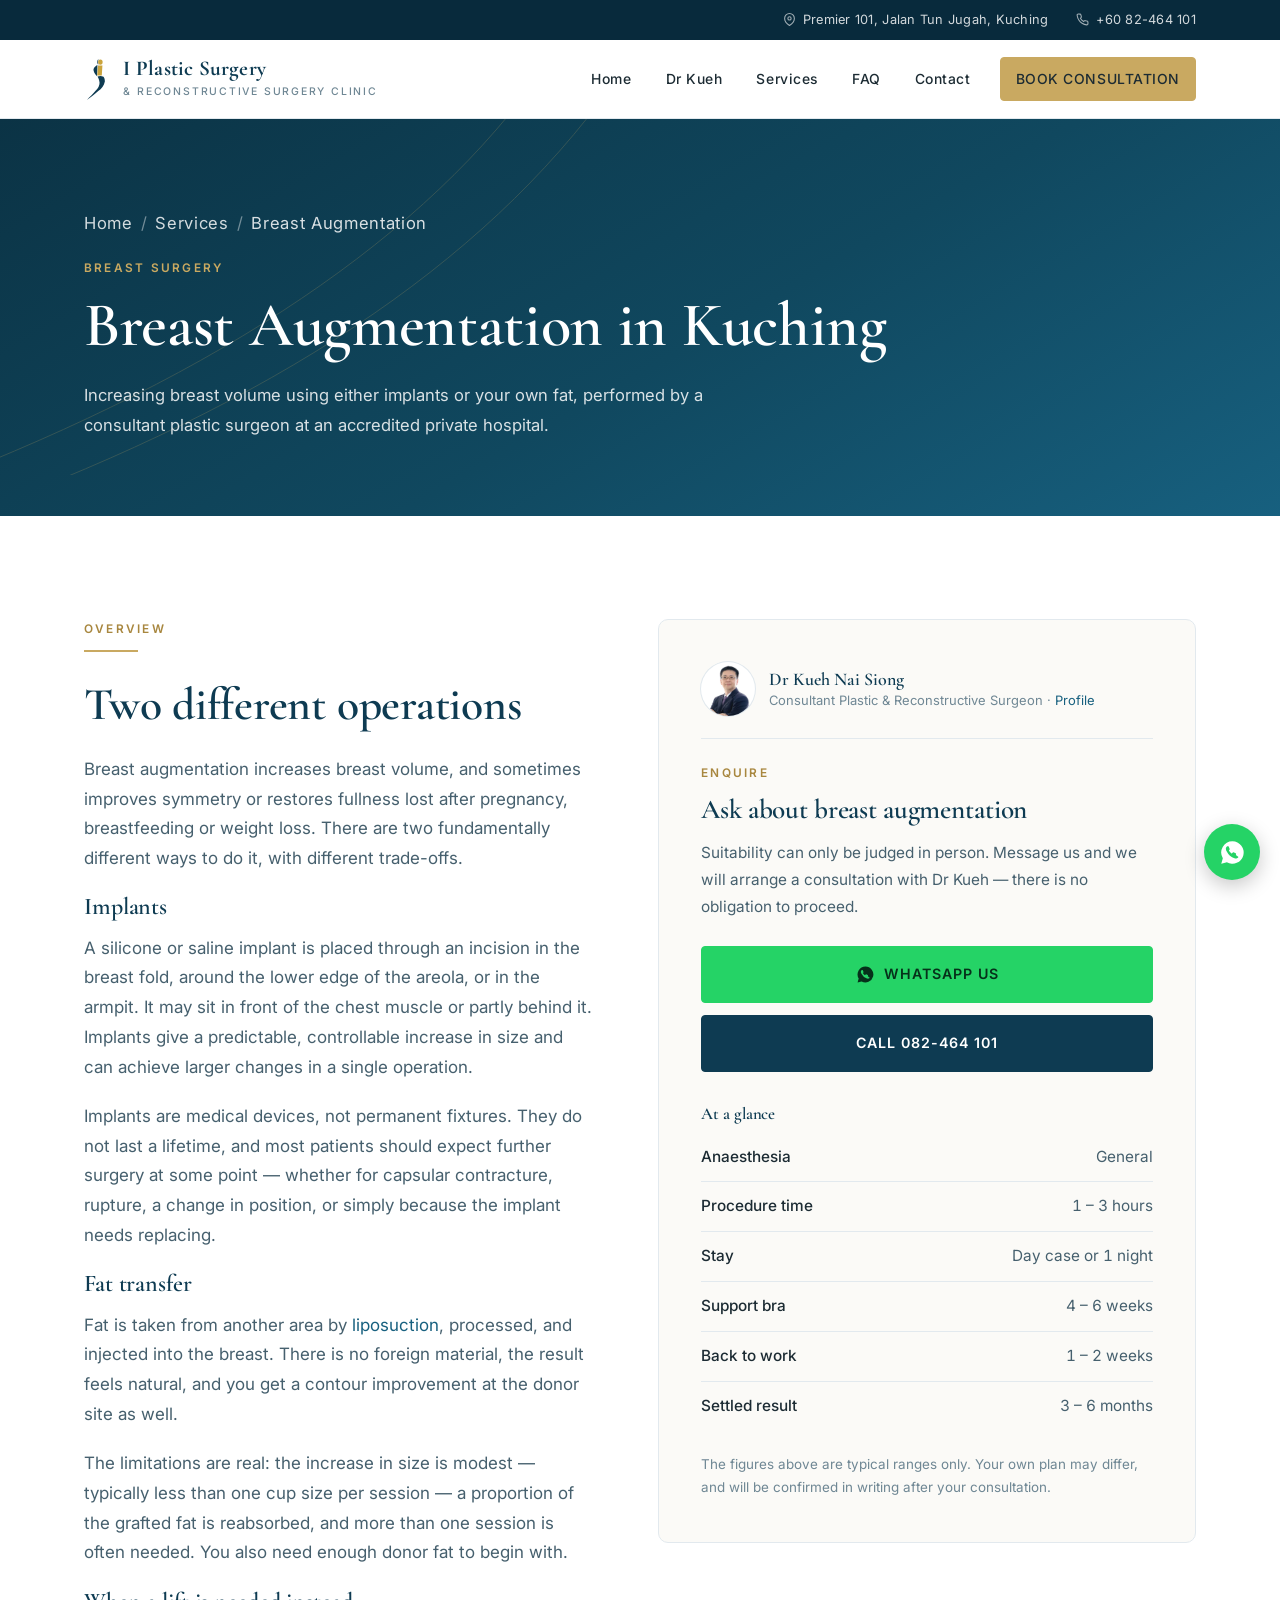
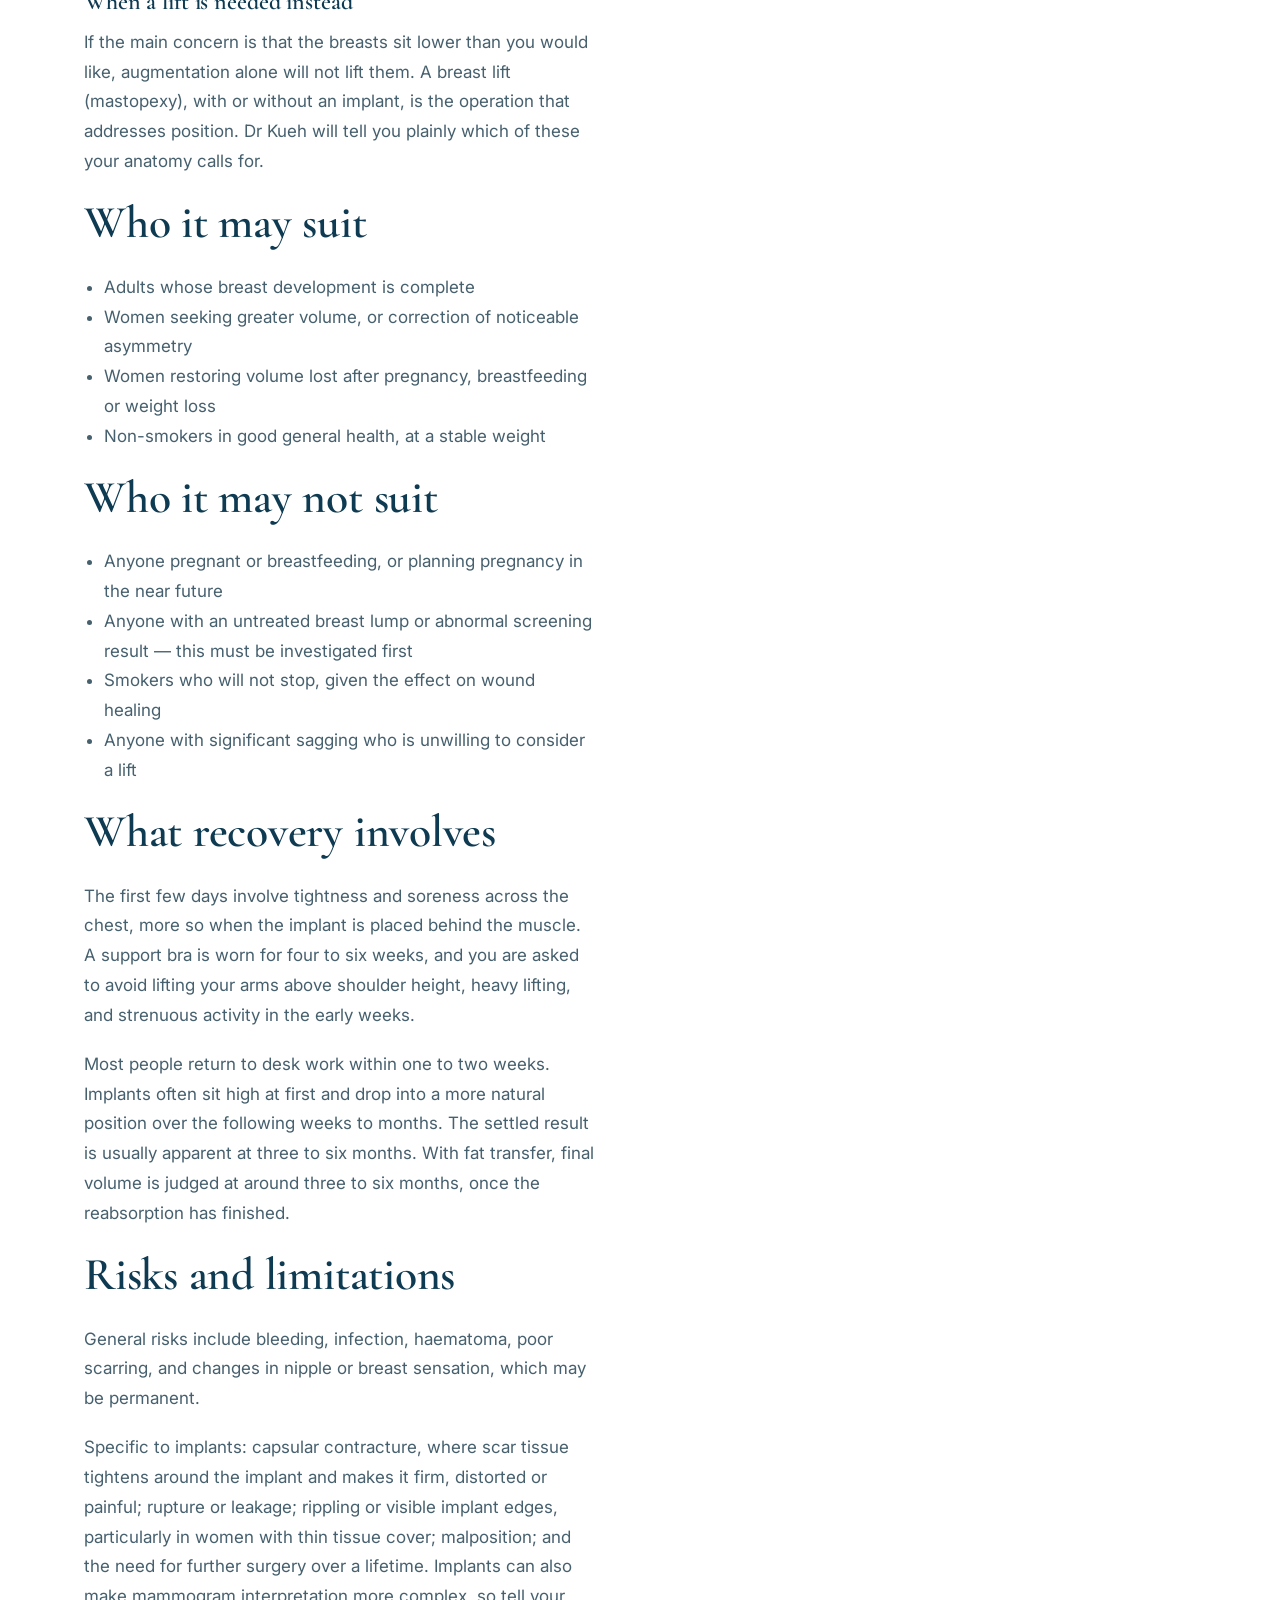
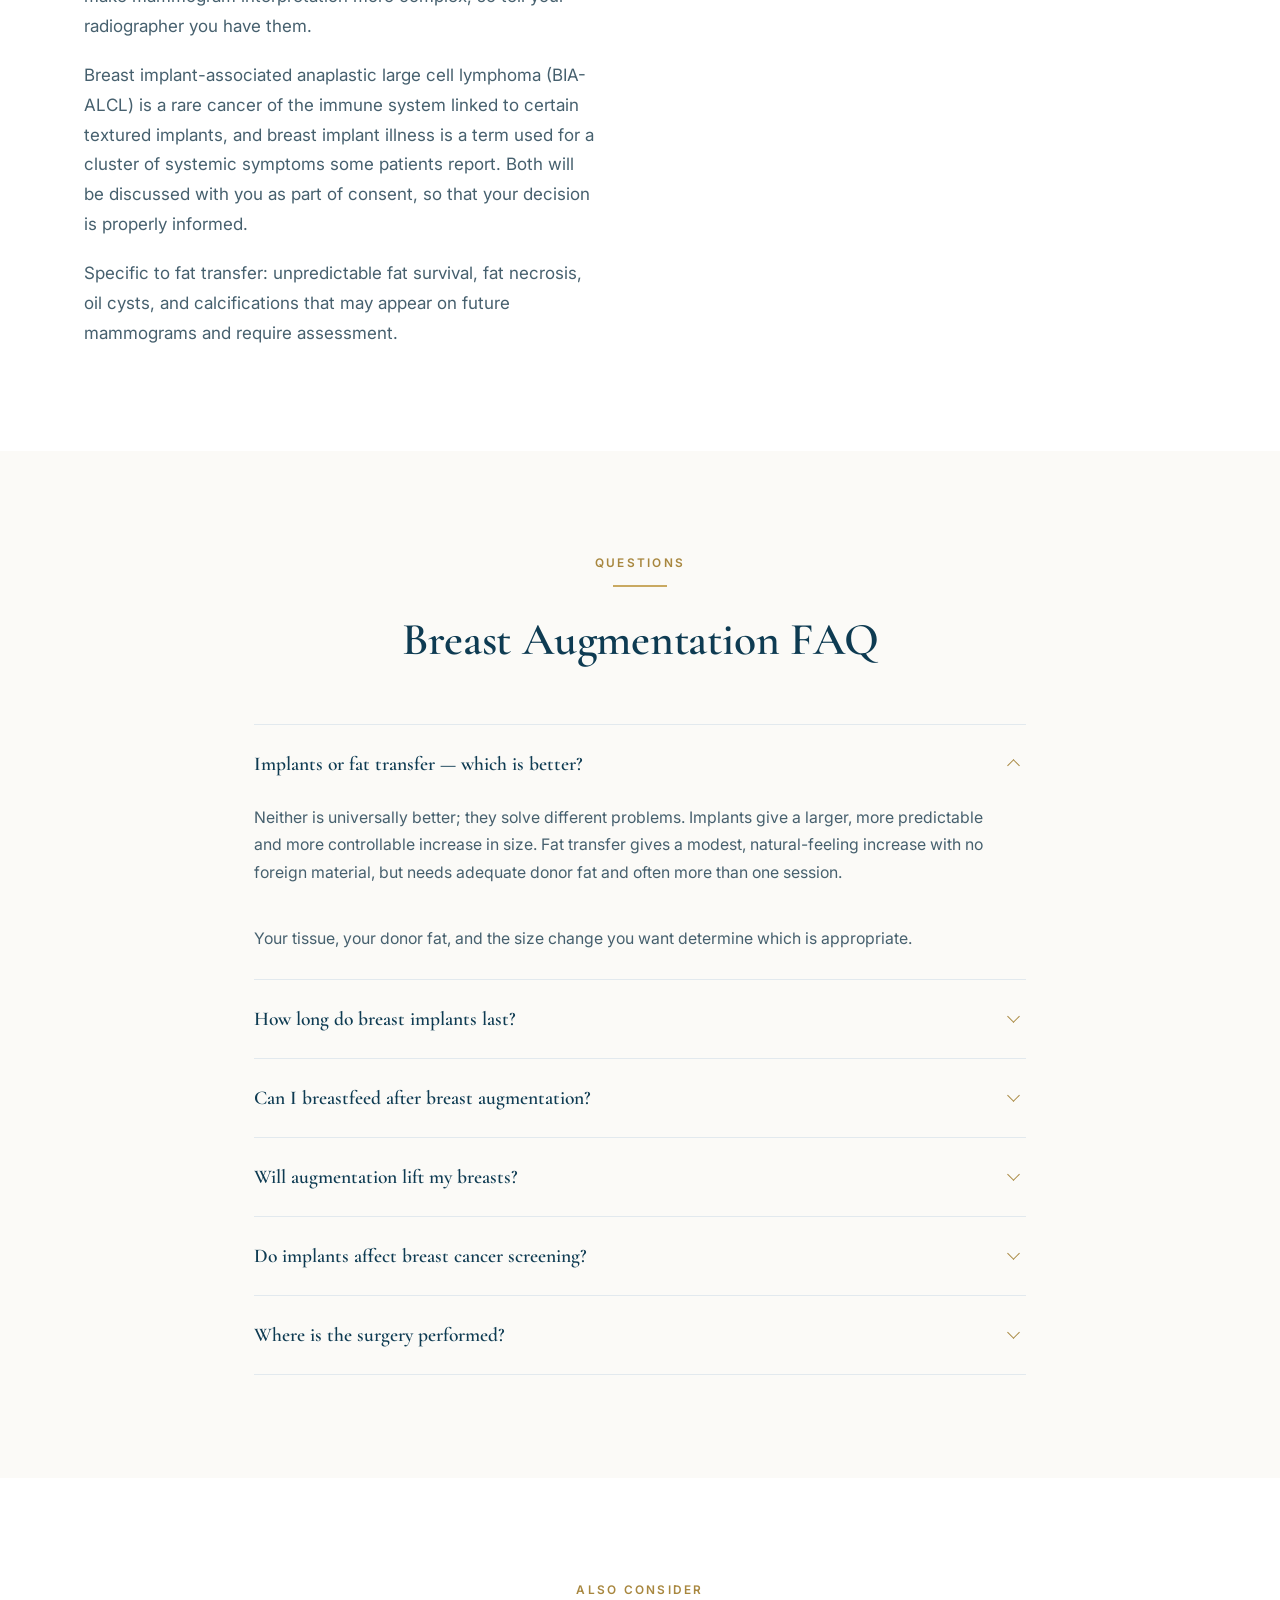
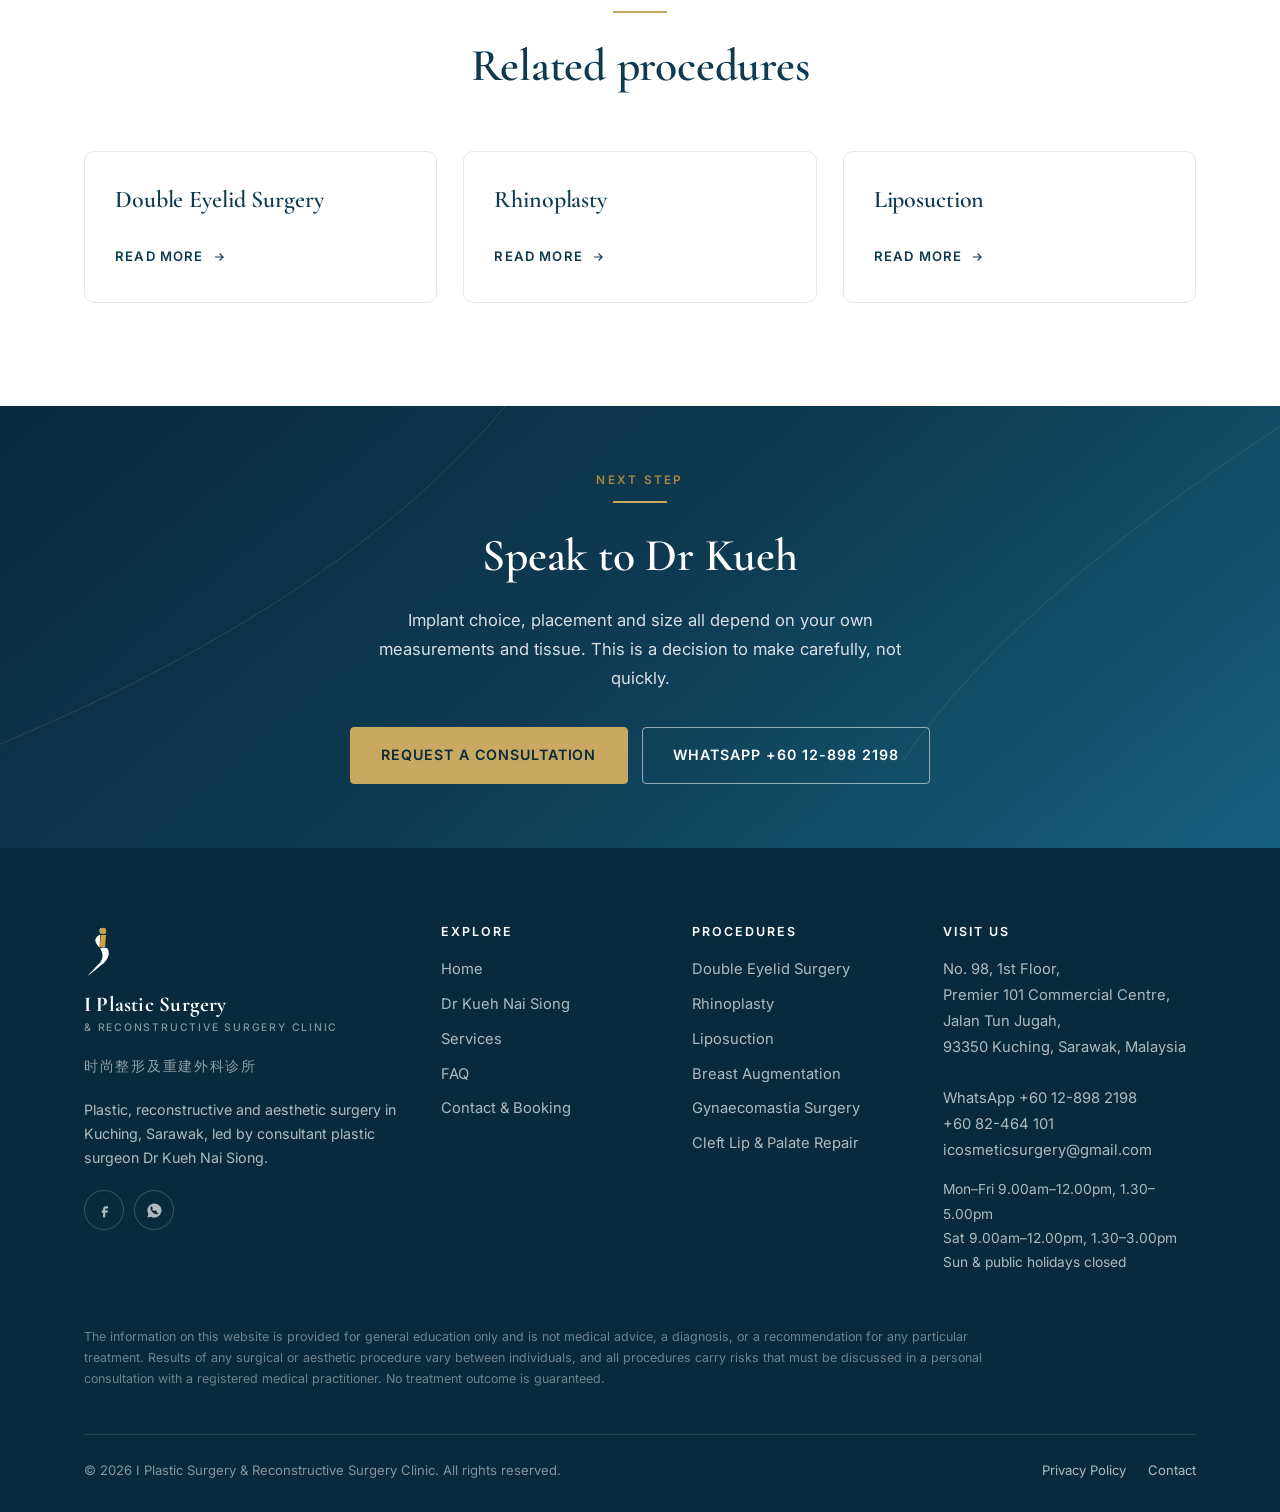
<file: breast-augmentation-kuching.html>
<!DOCTYPE html>
<html lang="en">
<head>
<meta charset="utf-8">
<meta name="viewport" content="width=device-width, initial-scale=1">

<title>Breast Augmentation in Kuching | Implants &amp; Fat Transfer</title>
<meta name="description" content="Breast augmentation in Kuching, Sarawak by consultant plastic surgeon Dr Kueh Nai Siong. Implants and fat transfer compared, recovery, risks and how to book.">
<link rel="canonical" href="https://iplasticsurgeryclinic.com/breast-augmentation-kuching.html">
<meta name="robots" content="index, follow, max-image-preview:large">
<meta name="geo.region" content="MY-13">
<meta name="geo.placename" content="Kuching, Sarawak">

<meta property="og:type" content="article">
<meta property="og:site_name" content="I Plastic Surgery &amp; Reconstructive Surgery Clinic">
<meta property="og:title" content="Breast Augmentation in Kuching | I Plastic Surgery Clinic">
<meta property="og:description" content="Breast augmentation in Kuching, Sarawak by consultant plastic surgeon Dr Kueh Nai Siong. Implants and fat transfer compared, recovery, risks and how to book.">
<meta property="og:url" content="https://iplasticsurgeryclinic.com/breast-augmentation-kuching.html">
<meta property="og:image" content="https://iplasticsurgeryclinic.com/assets/img/clinic-brand.jpg">
<meta property="og:locale" content="en_MY">
<meta name="twitter:card" content="summary_large_image">

<link rel="icon" href="assets/img/favicon.svg" type="image/svg+xml">
<link rel="preconnect" href="https://fonts.googleapis.com">
<link rel="preconnect" href="https://fonts.gstatic.com" crossorigin>
<link href="https://fonts.googleapis.com/css2?family=Cormorant+Garamond:ital,wght@0,400;0,600;0,700;1,400;1,600&family=Inter:wght@400;500;600&display=swap" rel="stylesheet">
<link rel="stylesheet" href="assets/css/style.css">

<script type="application/ld+json">
{
  "@context": "https://schema.org",
  "@type": "MedicalProcedure",
  "name": "Breast Augmentation",
  "alternateName": ["Augmentation Mammoplasty","Breast Implants","Breast Fat Transfer","隆胸手术"],
  "procedureType": "https://schema.org/SurgicalProcedure",
  "bodyLocation": "Breast",
  "howPerformed": "Performed under general anaesthesia. An implant is placed through an incision in the breast fold, around the areola or in the armpit, either above or below the chest muscle. Alternatively, fat is harvested by liposuction, processed and injected into the breast.",
  "preparation": "Smoking is stopped in advance. Breast screening is arranged where age-appropriate, and implant type and size are planned at consultation.",
  "followup": "A support bra is worn for several weeks. Implants require lifelong monitoring and are not considered lifetime devices.",
  "url": "https://iplasticsurgeryclinic.com/breast-augmentation-kuching.html",
  "performer": {
    "@type": "Physician",
    "@id": "https://iplasticsurgeryclinic.com/about.html#drkueh",
    "name": "Dr Kueh Nai Siong"
  },
  "availableService": {
    "@type": "MedicalClinic",
    "@id": "https://iplasticsurgeryclinic.com/#clinic",
    "name": "I Plastic Surgery & Reconstructive Surgery Clinic"
  }
}
</script>
<script type="application/ld+json">
{
  "@context": "https://schema.org",
  "@type": "BreadcrumbList",
  "itemListElement": [
    { "@type": "ListItem", "position": 1, "name": "Home", "item": "https://iplasticsurgeryclinic.com/" },
    { "@type": "ListItem", "position": 2, "name": "Services", "item": "https://iplasticsurgeryclinic.com/services.html" },
    { "@type": "ListItem", "position": 3, "name": "Breast Augmentation", "item": "https://iplasticsurgeryclinic.com/breast-augmentation-kuching.html" }
  ]
}
</script>
<script type="application/ld+json">
{
  "@context": "https://schema.org",
  "@type": "FAQPage",
  "mainEntity": [
    { "@type": "Question", "name": "Implants or fat transfer — which is better?", "acceptedAnswer": { "@type": "Answer", "text": "Neither is universally better. Implants give a larger, more predictable and controllable increase in size. Fat transfer gives a modest, natural-feeling increase with no foreign material but needs adequate donor fat and often more than one session. Tissue, donor fat and desired size change determine which is appropriate." } },
    { "@type": "Question", "name": "How long do breast implants last?", "acceptedAnswer": { "@type": "Answer", "text": "Implants are not lifetime devices. Most patients should expect further surgery at some stage for replacement, capsular contracture, rupture or position change. Anyone considering implants should plan on additional operations being likely over a lifetime." } },
    { "@type": "Question", "name": "Can I breastfeed after breast augmentation?", "acceptedAnswer": { "@type": "Answer", "text": "Many women can breastfeed after augmentation, but it cannot be guaranteed. The risk of affecting milk supply or nipple sensation varies with the incision and implant placement. Patients planning future breastfeeding should raise it at consultation." } },
    { "@type": "Question", "name": "Will augmentation lift my breasts?", "acceptedAnswer": { "@type": "Answer", "text": "No. An implant adds volume but does not raise the breast position on the chest wall. If sagging is the main concern, a breast lift is the operation that addresses it, alone or combined with an implant." } },
    { "@type": "Question", "name": "Do implants affect breast cancer screening?", "acceptedAnswer": { "@type": "Answer", "text": "Implants can make mammograms more difficult to interpret and additional or modified views are usually needed. Patients should always tell the radiographer they have implants. Routine screening remains important and should continue as recommended for age." } },
    { "@type": "Question", "name": "Where is the surgery performed?", "acceptedAnswer": { "@type": "Answer", "text": "Breast augmentation requires general anaesthesia and is performed at an accredited private hospital where Dr Kueh holds visiting privileges, including KPJ Kuching Specialist Hospital, Normah Medical Specialist Centre and Borneo Medical Centre. Consultations and follow-up take place at the clinic at Premier 101." } }
  ]
}
</script>
</head>

<body>
<a class="skip-link" href="#main">Skip to content</a>

<div class="topbar">
  <div class="wrap">
    <span>
      <svg width="13" height="13" viewBox="0 0 24 24" fill="none" stroke="currentColor" stroke-width="2" aria-hidden="true"><path d="M21 10c0 7-9 13-9 13s-9-6-9-13a9 9 0 0 1 18 0z"/><circle cx="12" cy="10" r="3"/></svg>
      Premier 101, Jalan Tun Jugah, Kuching
    </span>
    <span>
      <svg width="13" height="13" viewBox="0 0 24 24" fill="none" stroke="currentColor" stroke-width="2" aria-hidden="true"><path d="M22 16.9v3a2 2 0 0 1-2.2 2 19.8 19.8 0 0 1-8.6-3.1 19.5 19.5 0 0 1-6-6A19.8 19.8 0 0 1 2.1 4.2 2 2 0 0 1 4.1 2h3a2 2 0 0 1 2 1.7c.1 1 .4 1.9.7 2.8a2 2 0 0 1-.5 2.1L8.1 9.8a16 16 0 0 0 6 6l1.2-1.2a2 2 0 0 1 2.1-.5c.9.3 1.8.6 2.8.7a2 2 0 0 1 1.8 2.1z"/></svg>
      <a href="tel:+6082464101">+60 82-464 101</a>
    </span>
  </div>
</div>

<header class="site-header">
  <div class="wrap">
    <a class="brand" href="index.html">
      <img class="brand__mark" src="assets/img/logo-mark.svg" alt="" width="177" height="294">
      <span>
        <span class="brand__name">I Plastic Surgery</span>
        <span class="brand__sub">&amp; Reconstructive Surgery Clinic</span>
      </span>
    </a>
    <button class="nav-toggle" type="button" aria-label="Open menu" aria-expanded="false" aria-controls="primary-nav"><span></span></button>
    <nav class="nav" id="primary-nav" aria-label="Main">
      <a href="index.html">Home</a>
      <a href="about.html">Dr Kueh</a>
      <a href="services.html">Services</a>
      <a href="faq.html">FAQ</a>
      <a href="contact.html">Contact</a>
      <a class="btn btn--gold btn--sm header-cta" href="contact.html#book">Book Consultation</a>
    </nav>
  </div>
</header>

<main id="main">

  <section class="page-hero">
    <svg class="page-hero__arcs" viewBox="0 0 1440 400" preserveAspectRatio="xMidYMid slice" aria-hidden="true">
      <g fill="none" stroke="#c9a961" stroke-width="1.1" opacity=".5">
        <path d="M-100 420 C 220 300, 460 150, 600 -40"/>
        <path d="M-20 440 C 300 320, 540 170, 690 -40"/>
      </g>
    </svg>
    <div class="wrap">
      <p class="crumbs"><a href="index.html">Home</a><span>/</span><a href="services.html">Services</a><span>/</span>Breast Augmentation</p>
      <span class="eyebrow">Breast Surgery</span>
      <h1>Breast Augmentation in Kuching</h1>
      <p>Increasing breast volume using either implants or your own fat, performed by a consultant plastic surgeon at an accredited private hospital.</p>
    </div>
  </section>

  <section>
    <div class="wrap">
      <div class="contact-grid">
        <div class="reveal">
          <span class="eyebrow">Overview</span>
          <hr class="rule">
          <h2>Two different operations</h2>
          <p>
            Breast augmentation increases breast volume, and sometimes improves symmetry or
            restores fullness lost after pregnancy, breastfeeding or weight loss. There are two
            fundamentally different ways to do it, with different trade-offs.
          </p>

          <h3>Implants</h3>
          <p>
            A silicone or saline implant is placed through an incision in the breast fold, around
            the lower edge of the areola, or in the armpit. It may sit in front of the chest
            muscle or partly behind it. Implants give a predictable, controllable increase in size
            and can achieve larger changes in a single operation.
          </p>
          <p>
            Implants are medical devices, not permanent fixtures. They do not last a lifetime, and
            most patients should expect further surgery at some point &mdash; whether for capsular
            contracture, rupture, a change in position, or simply because the implant needs
            replacing.
          </p>

          <h3>Fat transfer</h3>
          <p>
            Fat is taken from another area by <a href="liposuction-kuching.html">liposuction</a>,
            processed, and injected into the breast. There is no foreign material, the result
            feels natural, and you get a contour improvement at the donor site as well.
          </p>
          <p>
            The limitations are real: the increase in size is modest &mdash; typically less than
            one cup size per session &mdash; a proportion of the grafted fat is reabsorbed, and
            more than one session is often needed. You also need enough donor fat to begin with.
          </p>

          <h3>When a lift is needed instead</h3>
          <p>
            If the main concern is that the breasts sit lower than you would like, augmentation
            alone will not lift them. A breast lift (mastopexy), with or without an implant, is
            the operation that addresses position. Dr Kueh will tell you plainly which of these
            your anatomy calls for.
          </p>

          <h2>Who it may suit</h2>
          <ul>
            <li>Adults whose breast development is complete</li>
            <li>Women seeking greater volume, or correction of noticeable asymmetry</li>
            <li>Women restoring volume lost after pregnancy, breastfeeding or weight loss</li>
            <li>Non-smokers in good general health, at a stable weight</li>
          </ul>

          <h2>Who it may not suit</h2>
          <ul>
            <li>Anyone pregnant or breastfeeding, or planning pregnancy in the near future</li>
            <li>Anyone with an untreated breast lump or abnormal screening result &mdash; this must be investigated first</li>
            <li>Smokers who will not stop, given the effect on wound healing</li>
            <li>Anyone with significant sagging who is unwilling to consider a lift</li>
          </ul>

          <h2>What recovery involves</h2>
          <p>
            The first few days involve tightness and soreness across the chest, more so when the
            implant is placed behind the muscle. A support bra is worn for four to six weeks, and
            you are asked to avoid lifting your arms above shoulder height, heavy lifting, and
            strenuous activity in the early weeks.
          </p>
          <p>
            Most people return to desk work within one to two weeks. Implants often sit high at
            first and drop into a more natural position over the following weeks to months. The
            settled result is usually apparent at three to six months. With fat transfer, final
            volume is judged at around three to six months, once the reabsorption has finished.
          </p>

          <h2>Risks and limitations</h2>
          <p>
            General risks include bleeding, infection, haematoma, poor scarring, and changes in
            nipple or breast sensation, which may be permanent.
          </p>
          <p>
            Specific to implants: capsular contracture, where scar tissue tightens around the
            implant and makes it firm, distorted or painful; rupture or leakage; rippling or
            visible implant edges, particularly in women with thin tissue cover; malposition; and
            the need for further surgery over a lifetime. Implants can also make mammogram
            interpretation more complex, so tell your radiographer you have them.
          </p>
          <p>
            Breast implant-associated anaplastic large cell lymphoma (BIA-ALCL) is a rare cancer
            of the immune system linked to certain textured implants, and breast implant illness
            is a term used for a cluster of systemic symptoms some patients report. Both will be
            discussed with you as part of consent, so that your decision is properly informed.
          </p>
          <p>
            Specific to fat transfer: unpredictable fat survival, fat necrosis, oil cysts, and
            calcifications that may appear on future mammograms and require assessment.
          </p>
        </div>

        <div class="reveal">
          <div class="book-panel">
            <div class="surgeon-chip">
              <img src="assets/img/dr-kueh-headshot.webp" alt="Dr Kueh Nai Siong" width="300" height="300" loading="lazy">
              <span>
                <strong>Dr Kueh Nai Siong</strong>
                Consultant Plastic &amp; Reconstructive Surgeon &middot; <a href="about.html">Profile</a>
              </span>
            </div>
            <span class="eyebrow">Enquire</span>
            <h2 style="font-size:1.7rem">Ask about breast augmentation</h2>
            <p style="font-size:.96rem">
              Suitability can only be judged in person. Message us and we will arrange a
              consultation with Dr Kueh &mdash; there is no obligation to proceed.
            </p>
            <div class="contact-actions">
              <a class="btn btn--wa btn--full" href="https://wa.me/60128982198?text=Hello%2C%20I%20would%20like%20to%20enquire%20about%20breast%20augmentation%20at%20I%20Plastic%20Surgery%20Clinic." target="_blank" rel="noopener">
                <svg width="19" height="19" viewBox="0 0 24 24" fill="currentColor" aria-hidden="true"><path d="M12 2a10 10 0 0 0-8.6 15.1L2 22l5-1.3A10 10 0 1 0 12 2zm5.3 14.1c-.2.6-1.3 1.2-1.8 1.2-.5.1-1 .1-1.7-.1a12 12 0 0 1-6.9-6c-.5-.9-.8-1.8-.8-2.6 0-.8.4-1.5.9-1.9.2-.2.4-.3.6-.3h.5c.2 0 .4 0 .6.4l.8 2c.1.2 0 .4-.1.6l-.4.5c-.1.2-.3.3-.1.6.5.9 1.1 1.6 2 2.2.3.2.5.2.7 0l.7-.8c.2-.2.4-.2.6-.1l1.9.9c.2.1.4.2.4.4 0 .2 0 .8-.2 1.1z"/></svg>
                WhatsApp Us
              </a>
              <a class="btn btn--primary btn--full" href="tel:+6082464101">Call 082-464 101</a>
            </div>

            <h3 style="font-size:1.05rem;margin-top:32px">At a glance</h3>
            <table class="hours">
              <tbody>
                <tr><th scope="row">Anaesthesia</th><td>General</td></tr>
                <tr><th scope="row">Procedure time</th><td>1 &ndash; 3 hours</td></tr>
                <tr><th scope="row">Stay</th><td>Day case or 1 night</td></tr>
                <tr><th scope="row">Support bra</th><td>4 &ndash; 6 weeks</td></tr>
                <tr><th scope="row">Back to work</th><td>1 &ndash; 2 weeks</td></tr>
                <tr><th scope="row">Settled result</th><td>3 &ndash; 6 months</td></tr>
              </tbody>
            </table>
            <p class="book-note">
              The figures above are typical ranges only. Your own plan may differ, and will be
              confirmed in writing after your consultation.
            </p>
          </div>
        </div>
      </div>
    </div>
  </section>

  <section class="section--cream">
    <div class="wrap wrap--narrow">
      <div class="section-head section-head--center reveal">
        <span class="eyebrow">Questions</span>
        <hr class="rule">
        <h2>Breast Augmentation FAQ</h2>
      </div>
      <div class="faq reveal">
        <details open>
          <summary>Implants or fat transfer — which is better?</summary>
          <p>Neither is universally better; they solve different problems. Implants give a larger, more predictable and more controllable increase in size. Fat transfer gives a modest, natural-feeling increase with no foreign material, but needs adequate donor fat and often more than one session.</p>
          <p>Your tissue, your donor fat, and the size change you want determine which is appropriate.</p>
        </details>
        <details>
          <summary>How long do breast implants last?</summary>
          <p>Implants are not lifetime devices. Many remain trouble-free for a long time, but most patients should expect further surgery at some stage &mdash; for replacement, capsular contracture, rupture or position change.</p>
          <p>Anyone considering implants should plan on the basis that additional operations are likely over a lifetime, not merely possible.</p>
        </details>
        <details>
          <summary>Can I breastfeed after breast augmentation?</summary>
          <p>Many women can, but it cannot be guaranteed. The risk of affecting milk supply or nipple sensation varies with the incision used and the placement of the implant. If future breastfeeding matters to you, say so at consultation so the approach can be planned accordingly.</p>
        </details>
        <details>
          <summary>Will augmentation lift my breasts?</summary>
          <p>No. An implant adds volume but does not raise the position of the breast on the chest wall. If sagging is the main concern, a breast lift (mastopexy) is the operation that addresses it, either alone or combined with an implant.</p>
        </details>
        <details>
          <summary>Do implants affect breast cancer screening?</summary>
          <p>Implants can make mammograms more difficult to interpret, and additional or modified views are usually needed. Always tell the radiographer that you have implants. Routine screening remains important and should continue as recommended for your age.</p>
        </details>
        <details>
          <summary>Where is the surgery performed?</summary>
          <p>Breast augmentation requires general anaesthesia and is performed at an accredited private hospital where Dr Kueh holds visiting privileges &mdash; KPJ Kuching Specialist Hospital, Normah Medical Specialist Centre or Borneo Medical Centre. Consultations and follow-up take place at our clinic at Premier 101.</p>
        </details>
      </div>
    </div>
  </section>

  <section>
    <div class="wrap">
      <div class="section-head section-head--center reveal">
        <span class="eyebrow">Also consider</span>
        <hr class="rule">
        <h2>Related procedures</h2>
      </div>
      <div class="grid grid--3">
        <article class="card reveal">
          <h3>Double Eyelid Surgery</h3>
          <a class="card__link" href="double-eyelid-surgery-kuching.html">Read more
            <svg width="14" height="14" viewBox="0 0 24 24" fill="none" stroke="currentColor" stroke-width="2" aria-hidden="true"><path d="M5 12h14M13 6l6 6-6 6"/></svg>
          </a>
        </article>
        <article class="card reveal">
          <h3>Rhinoplasty</h3>
          <a class="card__link" href="rhinoplasty-kuching.html">Read more
            <svg width="14" height="14" viewBox="0 0 24 24" fill="none" stroke="currentColor" stroke-width="2" aria-hidden="true"><path d="M5 12h14M13 6l6 6-6 6"/></svg>
          </a>
        </article>
        <article class="card reveal">
          <h3>Liposuction</h3>
          <a class="card__link" href="liposuction-kuching.html">Read more
            <svg width="14" height="14" viewBox="0 0 24 24" fill="none" stroke="currentColor" stroke-width="2" aria-hidden="true"><path d="M5 12h14M13 6l6 6-6 6"/></svg>
          </a>
        </article>
      </div>
    </div>
  </section>

  <section class="cta-band section--tight">
    <svg class="cta-band__arcs" viewBox="0 0 1440 400" preserveAspectRatio="xMidYMid slice" aria-hidden="true">
      <g fill="none" stroke="#c9a961" stroke-width="1.1" opacity=".5">
        <path d="M-100 420 C 220 300, 460 150, 600 -40"/>
        <path d="M1540 -40 C 1260 130, 1060 300, 980 460"/>
      </g>
    </svg>
    <div class="wrap">
      <span class="eyebrow">Next step</span>
      <hr class="rule">
      <h2>Speak to Dr Kueh</h2>
      <p>Implant choice, placement and size all depend on your own measurements and tissue. This is a decision to make carefully, not quickly.</p>
      <div class="hero__actions">
        <a class="btn btn--gold" href="contact.html#book">Request a Consultation</a>
        <a class="btn btn--ghost" href="https://wa.me/60128982198" target="_blank" rel="noopener">WhatsApp +60 12-898 2198</a>
      </div>
    </div>
  </section>

</main>

<footer class="site-footer">
  <div class="wrap">
    <div class="footer-grid">
      <div class="footer-brand">
        <img class="footer-brand__logo" src="assets/img/logo-mark-light.svg" alt="" width="177" height="294">
        <span class="brand__name">I Plastic Surgery</span>
        <span class="brand__sub">&amp; Reconstructive Surgery Clinic</span>
        <p class="footer-zh">时尚整形及重建外科诊所</p>
        <p>Plastic, reconstructive and aesthetic surgery in Kuching, Sarawak, led by consultant plastic surgeon Dr Kueh Nai Siong.</p>
        <div class="socials">
          <a href="https://www.facebook.com/I.PLASTIC.SPECIALIST/" target="_blank" rel="noopener" aria-label="Facebook">
            <svg width="17" height="17" viewBox="0 0 24 24" fill="currentColor" aria-hidden="true"><path d="M14 9h3V6h-3c-2.2 0-4 1.8-4 4v2H8v3h2v7h3v-7h3l1-3h-4v-2c0-.6.4-1 1-1z"/></svg>
          </a>
          <a href="https://wa.me/60128982198" target="_blank" rel="noopener" aria-label="WhatsApp">
            <svg width="17" height="17" viewBox="0 0 24 24" fill="currentColor" aria-hidden="true"><path d="M12 2a10 10 0 0 0-8.6 15.1L2 22l5-1.3A10 10 0 1 0 12 2zm5.3 14.1c-.2.6-1.3 1.2-1.8 1.2-.5.1-1 .1-1.7-.1a12 12 0 0 1-6.9-6c-.5-.9-.8-1.8-.8-2.6 0-.8.4-1.5.9-1.9.2-.2.4-.3.6-.3h.5c.2 0 .4 0 .6.4l.8 2c.1.2 0 .4-.1.6l-.4.5c-.1.2-.3.3-.1.6.5.9 1.1 1.6 2 2.2.3.2.5.2.7 0l.7-.8c.2-.2.4-.2.6-.1l1.9.9c.2.1.4.2.4.4 0 .2 0 .8-.2 1.1z"/></svg>
          </a>
        </div>
      </div>

      <div>
        <h4>Explore</h4>
        <ul>
          <li><a href="index.html">Home</a></li>
          <li><a href="about.html">Dr Kueh Nai Siong</a></li>
          <li><a href="services.html">Services</a></li>
          <li><a href="faq.html">FAQ</a></li>
          <li><a href="contact.html">Contact &amp; Booking</a></li>
        </ul>
      </div>

      <div>
        <h4>Procedures</h4>
        <ul>
          <li><a href="double-eyelid-surgery-kuching.html">Double Eyelid Surgery</a></li>
          <li><a href="rhinoplasty-kuching.html">Rhinoplasty</a></li>
          <li><a href="liposuction-kuching.html">Liposuction</a></li>
          <li><a href="breast-augmentation-kuching.html">Breast Augmentation</a></li>
          <li><a href="gynaecomastia-kuching.html">Gynaecomastia Surgery</a></li>
          <li><a href="cleft-lip-repair-kuching.html">Cleft Lip &amp; Palate Repair</a></li>
        </ul>
      </div>

      <div>
        <h4>Visit Us</h4>
        <address style="font-style:normal">
          No. 98, 1st Floor,<br>
          Premier 101 Commercial Centre,<br>
          Jalan Tun Jugah,<br>
          93350 Kuching, Sarawak, Malaysia<br><br>
          WhatsApp <a href="https://wa.me/60128982198" target="_blank" rel="noopener">+60 12-898 2198</a><br>
          <a href="tel:+6082464101">+60 82-464 101</a><br>
          <a href="mailto:icosmeticsurgery@gmail.com">icosmeticsurgery@gmail.com</a>
        </address>
        <p style="margin-top:14px;font-size:.86rem">
          Mon&ndash;Fri 9.00am&ndash;12.00pm, 1.30&ndash;5.00pm<br>
          Sat 9.00am&ndash;12.00pm, 1.30&ndash;3.00pm<br>
          Sun &amp; public holidays closed
        </p>
      </div>
    </div>

    <p class="footer-disclaimer">
      The information on this website is provided for general education only and is not medical
      advice, a diagnosis, or a recommendation for any particular treatment. Results of any
      surgical or aesthetic procedure vary between individuals, and all procedures carry risks
      that must be discussed in a personal consultation with a registered medical practitioner.
      No treatment outcome is guaranteed.
    </p>

    <div class="footer-bottom">
      <span>&copy; <span id="year">2026</span> I Plastic Surgery &amp; Reconstructive Surgery Clinic. All rights reserved.</span>
      <nav aria-label="Legal">
        <a href="privacy.html">Privacy Policy</a>
        <a href="contact.html">Contact</a>
      </nav>
    </div>
  </div>
</footer>

<a class="wa-float" href="https://wa.me/60128982198" target="_blank" rel="noopener" aria-label="Chat with us on WhatsApp">
  <svg width="27" height="27" viewBox="0 0 24 24" fill="currentColor" aria-hidden="true"><path d="M12 2a10 10 0 0 0-8.6 15.1L2 22l5-1.3A10 10 0 1 0 12 2zm5.3 14.1c-.2.6-1.3 1.2-1.8 1.2-.5.1-1 .1-1.7-.1a12 12 0 0 1-6.9-6c-.5-.9-.8-1.8-.8-2.6 0-.8.4-1.5.9-1.9.2-.2.4-.3.6-.3h.5c.2 0 .4 0 .6.4l.8 2c.1.2 0 .4-.1.6l-.4.5c-.1.2-.3.3-.1.6.5.9 1.1 1.6 2 2.2.3.2.5.2.7 0l.7-.8c.2-.2.4-.2.6-.1l1.9.9c.2.1.4.2.4.4 0 .2 0 .8-.2 1.1z"/></svg>
</a>

<script src="assets/js/main.js" defer></script>
</body>
</html>
</file>
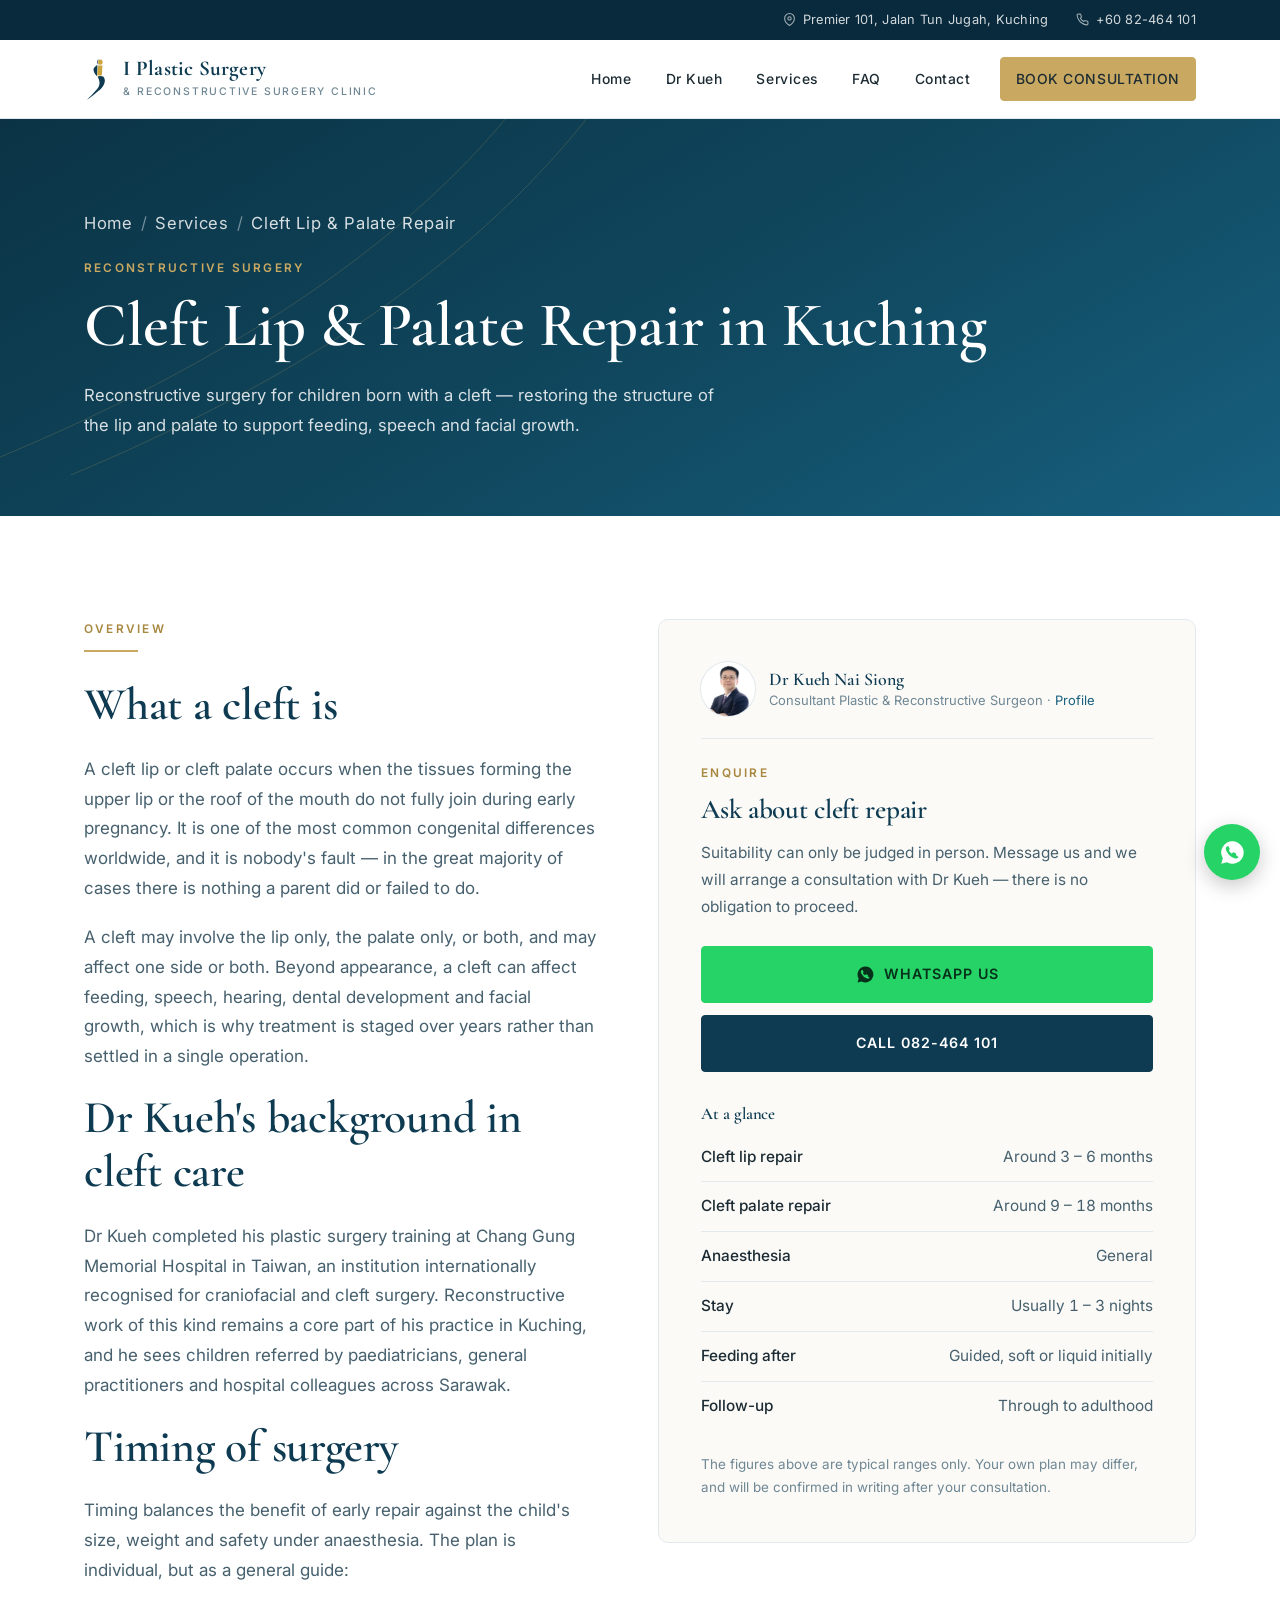
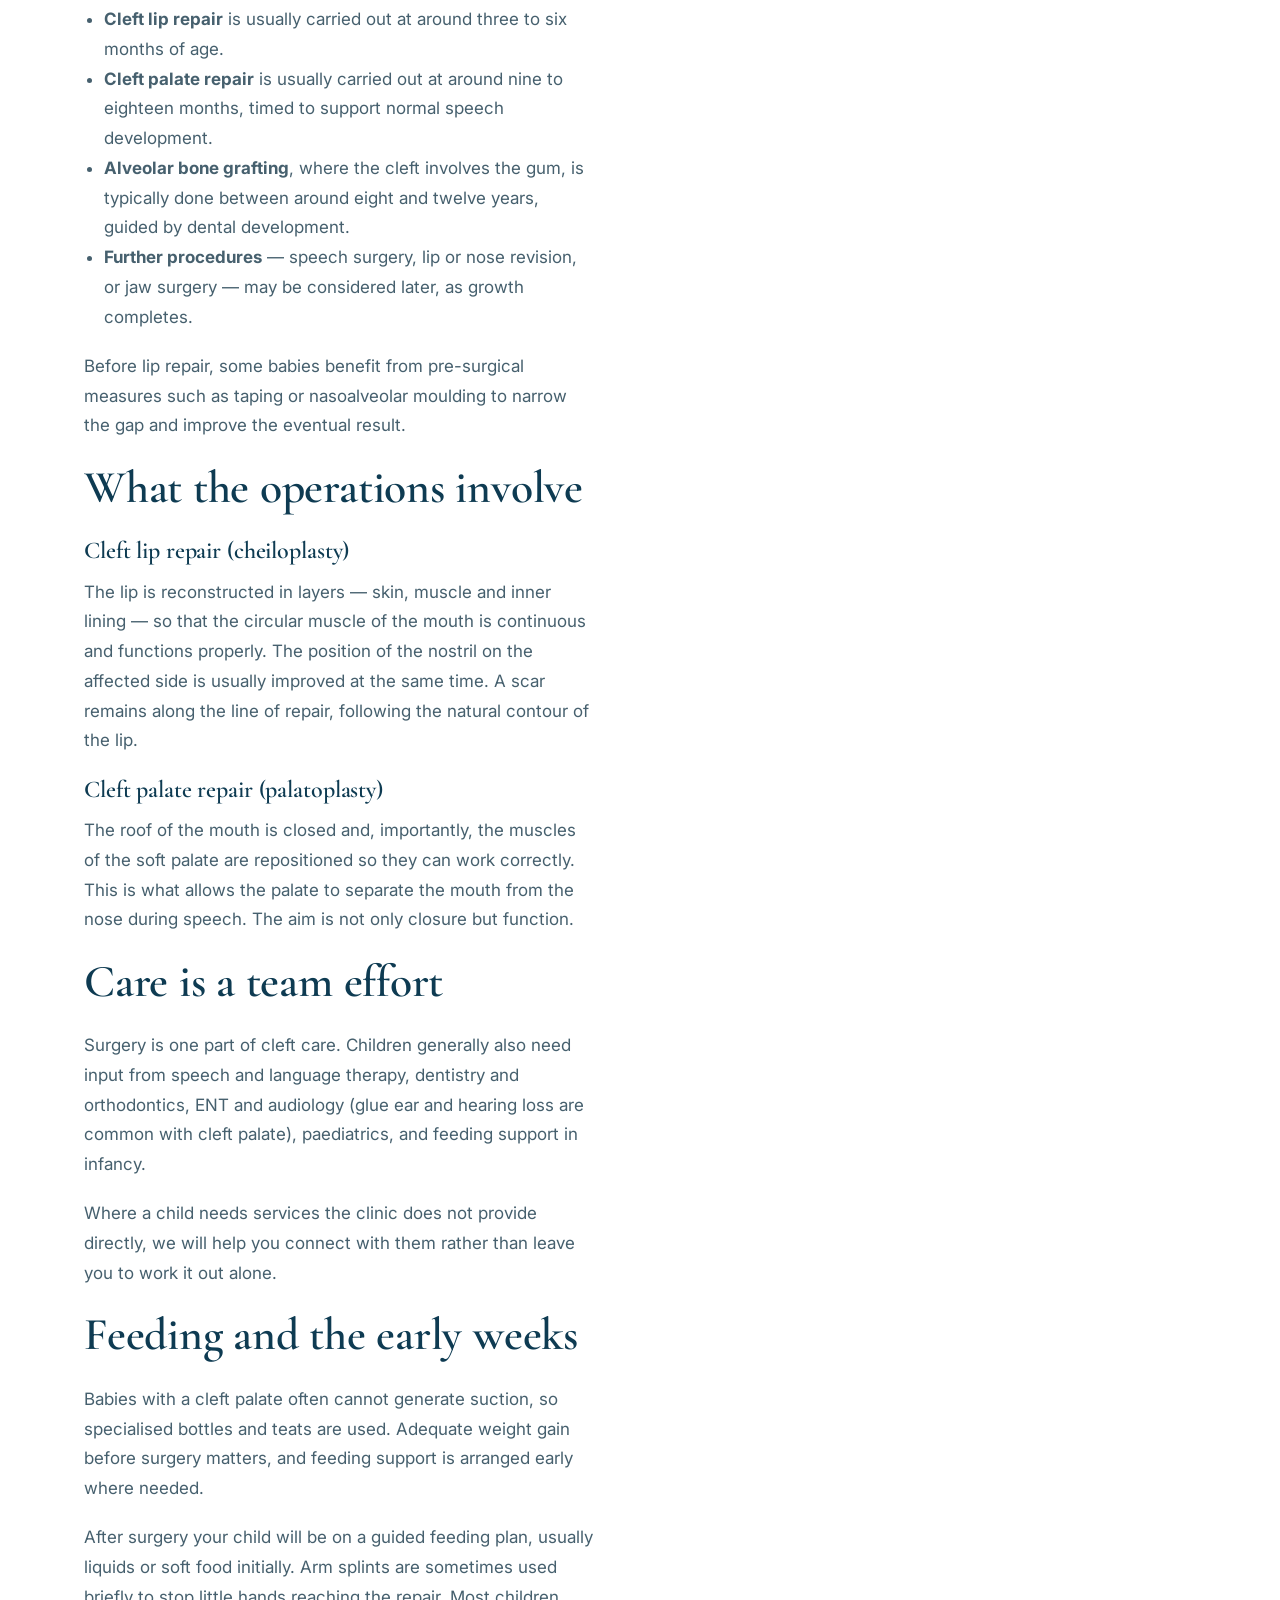
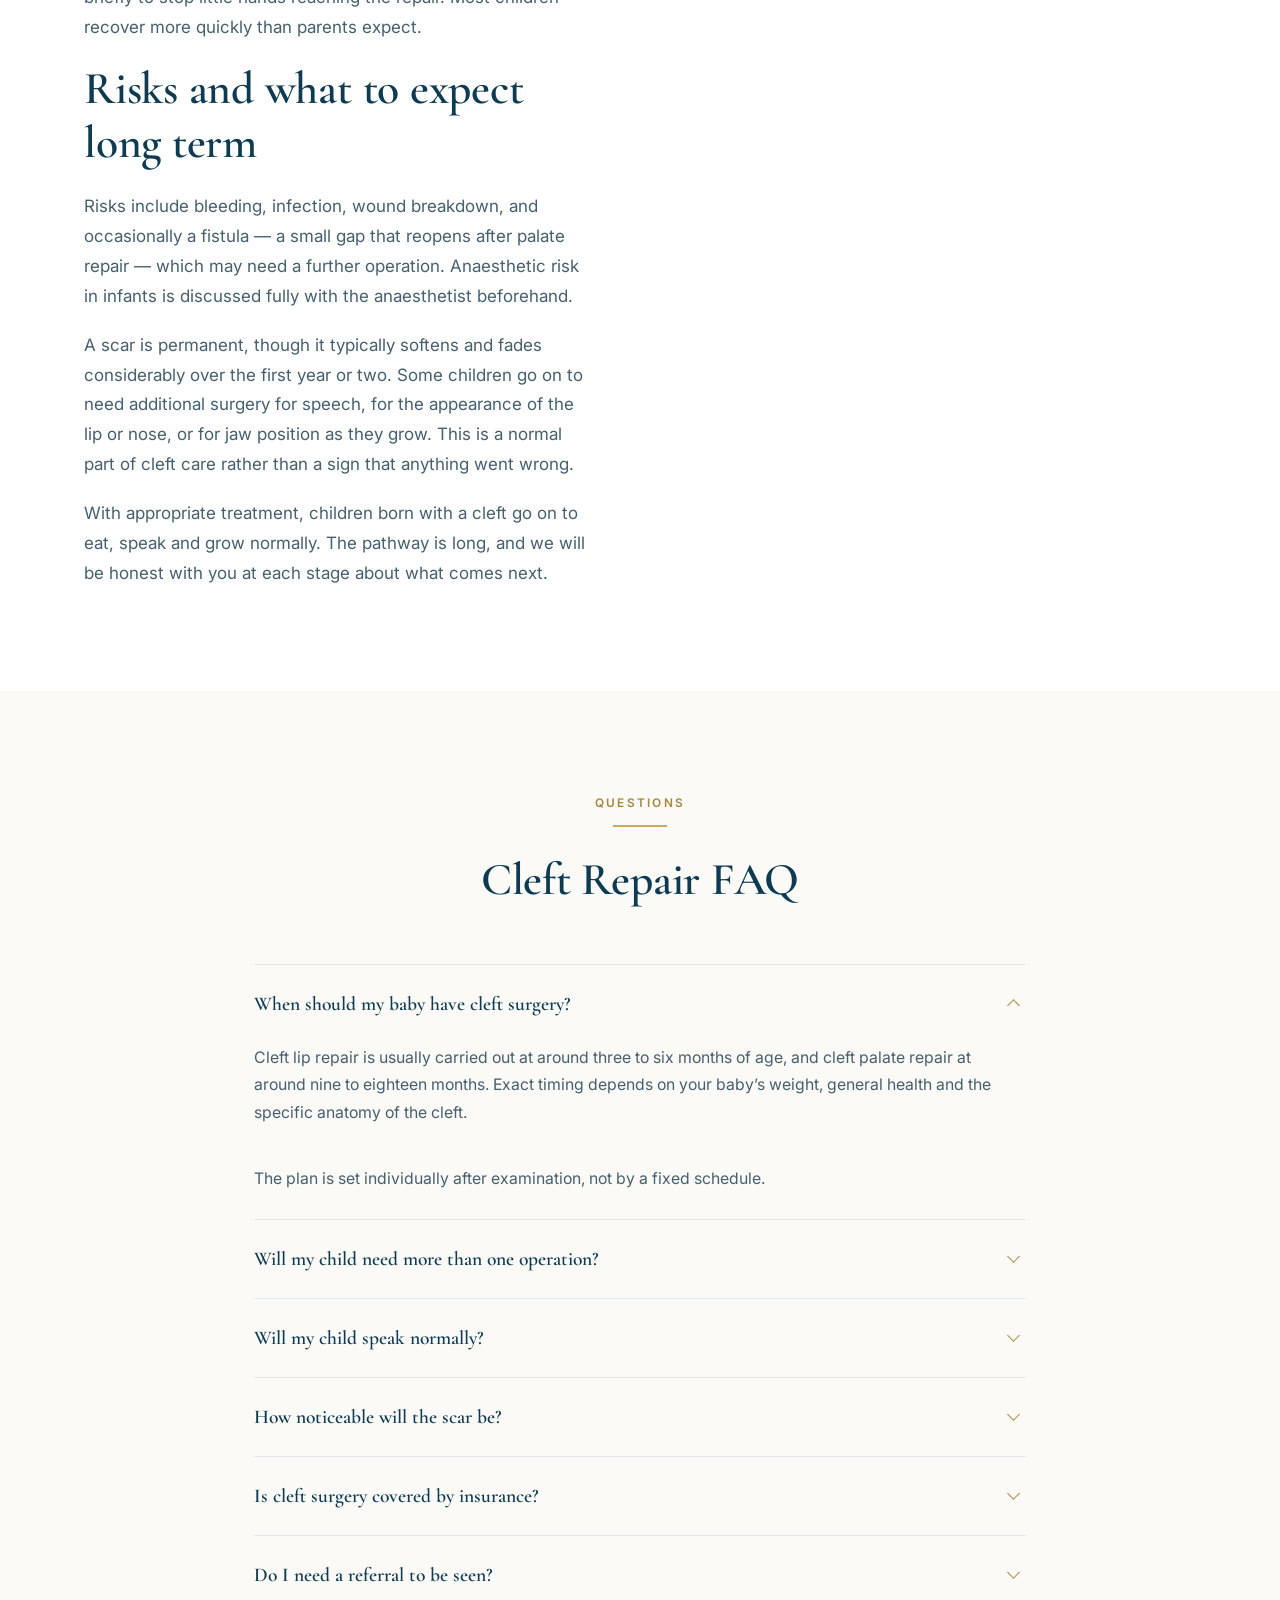
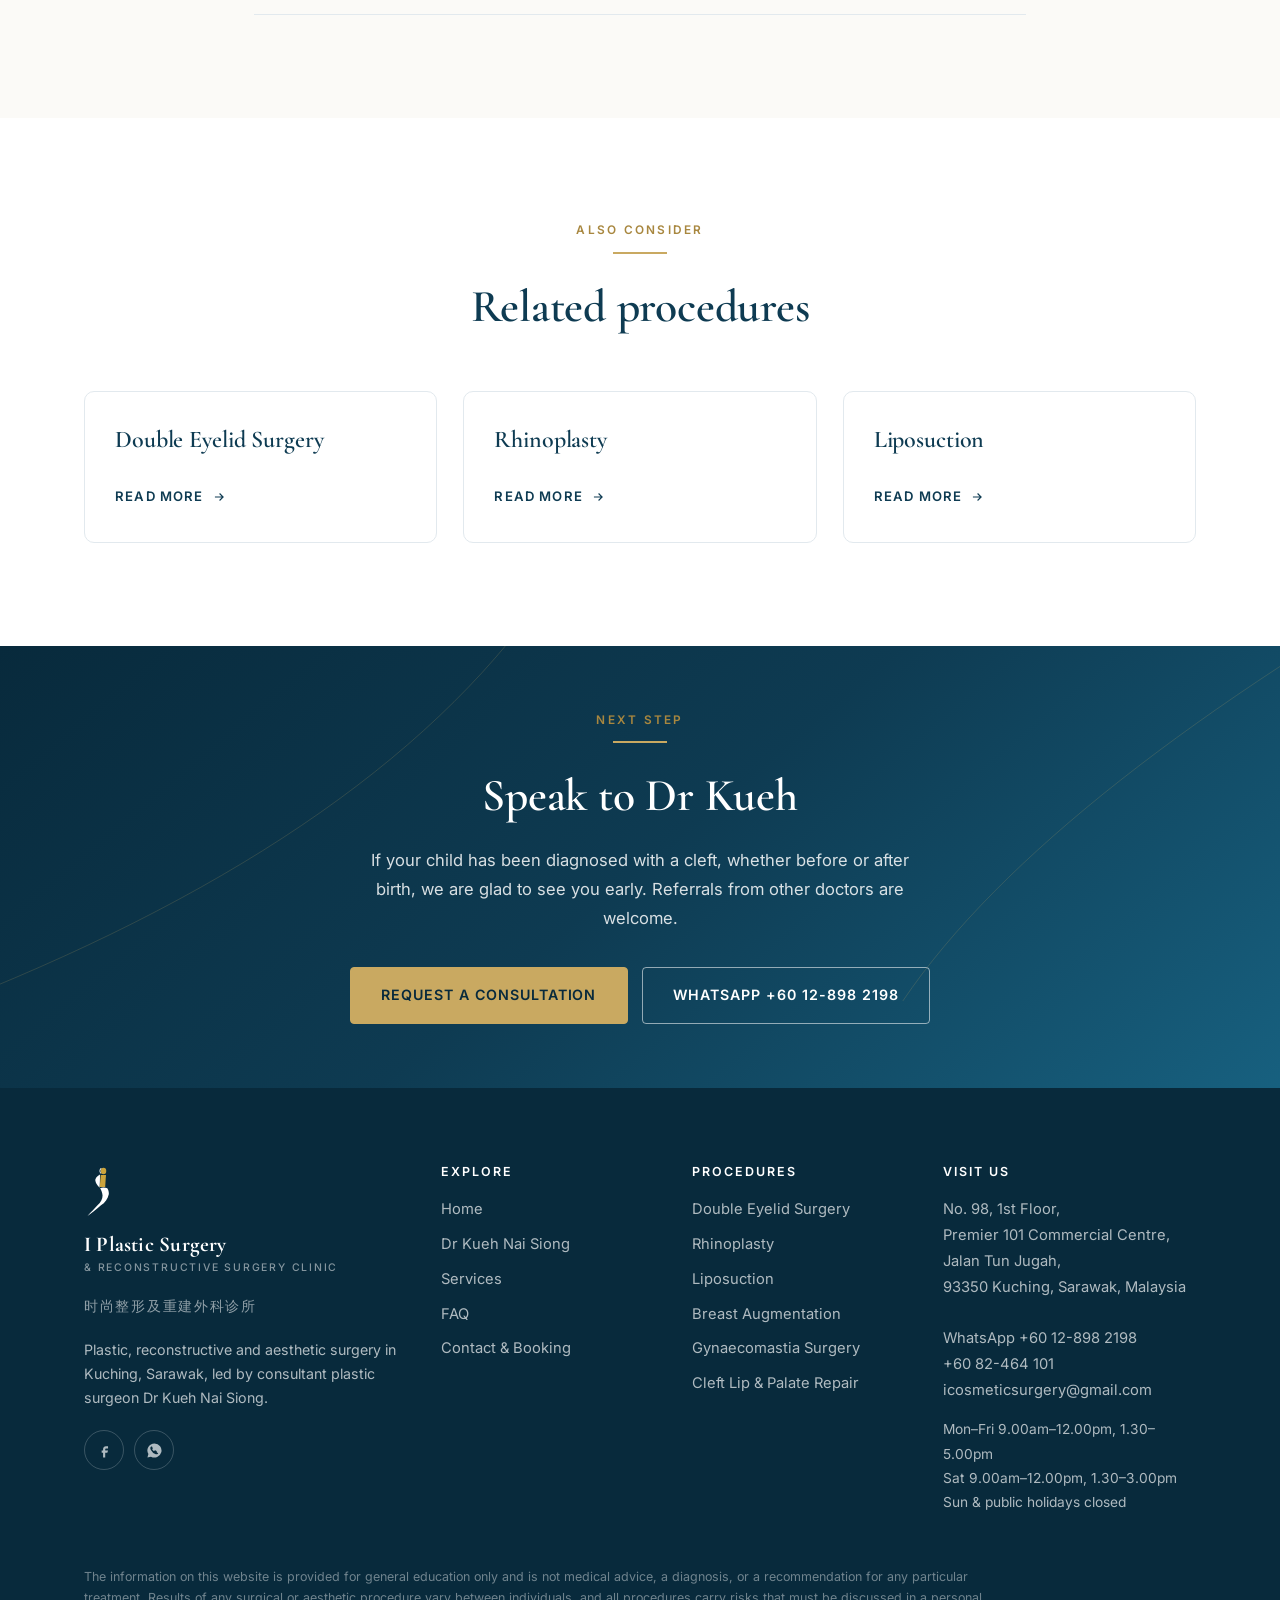
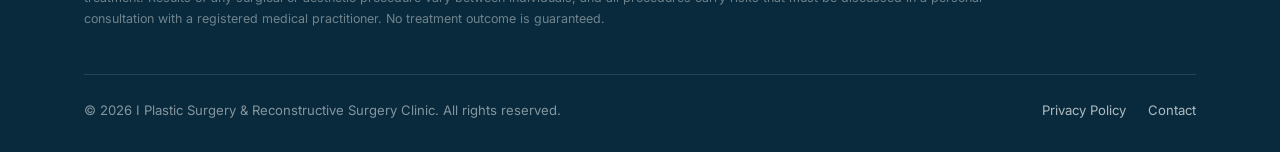
<file: cleft-lip-repair-kuching.html>
<!DOCTYPE html>
<html lang="en">
<head>
<meta charset="utf-8">
<meta name="viewport" content="width=device-width, initial-scale=1">

<title>Cleft Lip &amp; Palate Repair in Kuching | Dr Kueh Nai Siong</title>
<meta name="description" content="Cleft lip and cleft palate surgery in Kuching, Sarawak by consultant plastic surgeon Dr Kueh Nai Siong, trained at Chang Gung Memorial Hospital, Taiwan.">
<link rel="canonical" href="https://iplasticsurgeryclinic.com/cleft-lip-repair-kuching.html">
<meta name="robots" content="index, follow, max-image-preview:large">
<meta name="geo.region" content="MY-13">
<meta name="geo.placename" content="Kuching, Sarawak">

<meta property="og:type" content="article">
<meta property="og:site_name" content="I Plastic Surgery &amp; Reconstructive Surgery Clinic">
<meta property="og:title" content="Cleft Lip &amp; Palate Repair in Kuching | I Plastic Surgery Clinic">
<meta property="og:description" content="Cleft lip and cleft palate surgery in Kuching, Sarawak by consultant plastic surgeon Dr Kueh Nai Siong, trained at Chang Gung Memorial Hospital, Taiwan.">
<meta property="og:url" content="https://iplasticsurgeryclinic.com/cleft-lip-repair-kuching.html">
<meta property="og:image" content="https://iplasticsurgeryclinic.com/assets/img/clinic-brand.jpg">
<meta property="og:locale" content="en_MY">
<meta name="twitter:card" content="summary_large_image">

<link rel="icon" href="assets/img/favicon.svg" type="image/svg+xml">
<link rel="preconnect" href="https://fonts.googleapis.com">
<link rel="preconnect" href="https://fonts.gstatic.com" crossorigin>
<link href="https://fonts.googleapis.com/css2?family=Cormorant+Garamond:ital,wght@0,400;0,600;0,700;1,400;1,600&family=Inter:wght@400;500;600&display=swap" rel="stylesheet">
<link rel="stylesheet" href="assets/css/style.css">

<script type="application/ld+json">
{
  "@context": "https://schema.org",
  "@type": "MedicalProcedure",
  "name": "Cleft Lip and Cleft Palate Surgery",
  "alternateName": ["Cheiloplasty","Palatoplasty","Cleft Repair","唇腭裂修补手术"],
  "procedureType": "https://schema.org/SurgicalProcedure",
  "bodyLocation": "Lip and palate",
  "howPerformed": "Performed under general anaesthesia. Cleft lip repair reconstructs the skin, muscle and lining of the lip in layers. Cleft palate repair closes the roof of the mouth and repositions the palatal muscles to allow normal speech.",
  "preparation": "Feeding and weight gain are optimised before surgery. Timing is planned around the child’s age, weight and general health.",
  "followup": "Long-term follow-up involves speech therapy, dental and orthodontic care, hearing assessment, and sometimes further surgery as the child grows.",
  "url": "https://iplasticsurgeryclinic.com/cleft-lip-repair-kuching.html",
  "performer": {
    "@type": "Physician",
    "@id": "https://iplasticsurgeryclinic.com/about.html#drkueh",
    "name": "Dr Kueh Nai Siong"
  },
  "availableService": {
    "@type": "MedicalClinic",
    "@id": "https://iplasticsurgeryclinic.com/#clinic",
    "name": "I Plastic Surgery & Reconstructive Surgery Clinic"
  }
}
</script>
<script type="application/ld+json">
{
  "@context": "https://schema.org",
  "@type": "BreadcrumbList",
  "itemListElement": [
    { "@type": "ListItem", "position": 1, "name": "Home", "item": "https://iplasticsurgeryclinic.com/" },
    { "@type": "ListItem", "position": 2, "name": "Services", "item": "https://iplasticsurgeryclinic.com/services.html" },
    { "@type": "ListItem", "position": 3, "name": "Cleft Lip &amp; Palate Repair", "item": "https://iplasticsurgeryclinic.com/cleft-lip-repair-kuching.html" }
  ]
}
</script>
<script type="application/ld+json">
{
  "@context": "https://schema.org",
  "@type": "FAQPage",
  "mainEntity": [
    { "@type": "Question", "name": "When should my baby have cleft surgery?", "acceptedAnswer": { "@type": "Answer", "text": "Cleft lip repair is usually carried out at around three to six months of age, and cleft palate repair at around nine to eighteen months. Exact timing depends on the baby’s weight, general health and the specific anatomy of the cleft, and is planned individually." } },
    { "@type": "Question", "name": "Will my child need more than one operation?", "acceptedAnswer": { "@type": "Answer", "text": "Often yes. Cleft care is staged across childhood. Beyond initial lip and palate repairs, a child may need alveolar bone grafting around eight to twelve years, speech surgery, revision of the lip or nose, and occasionally jaw surgery once growth is complete. This is expected and planned for." } },
    { "@type": "Question", "name": "Will my child speak normally?", "acceptedAnswer": { "@type": "Answer", "text": "Many children develop normal speech, particularly when palate repair is well timed and speech therapy is provided. Some need additional speech surgery if the palate does not close off the nose adequately during speech. Speech and language therapy is an essential part of care." } },
    { "@type": "Question", "name": "How noticeable will the scar be?", "acceptedAnswer": { "@type": "Answer", "text": "A scar along the line of repair is permanent but is placed to follow the natural contours of the lip and typically softens and fades substantially over the first year or two. Scar care, sun protection and massage are advised, and revision can be considered later." } },
    { "@type": "Question", "name": "Is cleft surgery covered by insurance?", "acceptedAnswer": { "@type": "Answer", "text": "Cleft repair is reconstructive surgery performed for a medical reason and is frequently covered by medical insurance, unlike cosmetic procedures. Coverage depends on the policy and whether the condition is regarded as congenital under its terms. The clinic can provide documentation for insurers." } },
    { "@type": "Question", "name": "Do I need a referral to be seen?", "acceptedAnswer": { "@type": "Answer", "text": "No referral is needed, though referrals from paediatricians, general practitioners and hospital colleagues are welcome. Parents should bring any existing letters, imaging or operation notes to the first appointment." } }
  ]
}
</script>
</head>

<body>
<a class="skip-link" href="#main">Skip to content</a>

<div class="topbar">
  <div class="wrap">
    <span>
      <svg width="13" height="13" viewBox="0 0 24 24" fill="none" stroke="currentColor" stroke-width="2" aria-hidden="true"><path d="M21 10c0 7-9 13-9 13s-9-6-9-13a9 9 0 0 1 18 0z"/><circle cx="12" cy="10" r="3"/></svg>
      Premier 101, Jalan Tun Jugah, Kuching
    </span>
    <span>
      <svg width="13" height="13" viewBox="0 0 24 24" fill="none" stroke="currentColor" stroke-width="2" aria-hidden="true"><path d="M22 16.9v3a2 2 0 0 1-2.2 2 19.8 19.8 0 0 1-8.6-3.1 19.5 19.5 0 0 1-6-6A19.8 19.8 0 0 1 2.1 4.2 2 2 0 0 1 4.1 2h3a2 2 0 0 1 2 1.7c.1 1 .4 1.9.7 2.8a2 2 0 0 1-.5 2.1L8.1 9.8a16 16 0 0 0 6 6l1.2-1.2a2 2 0 0 1 2.1-.5c.9.3 1.8.6 2.8.7a2 2 0 0 1 1.8 2.1z"/></svg>
      <a href="tel:+6082464101">+60 82-464 101</a>
    </span>
  </div>
</div>

<header class="site-header">
  <div class="wrap">
    <a class="brand" href="index.html">
      <img class="brand__mark" src="assets/img/logo-mark.svg" alt="" width="177" height="294">
      <span>
        <span class="brand__name">I Plastic Surgery</span>
        <span class="brand__sub">&amp; Reconstructive Surgery Clinic</span>
      </span>
    </a>
    <button class="nav-toggle" type="button" aria-label="Open menu" aria-expanded="false" aria-controls="primary-nav"><span></span></button>
    <nav class="nav" id="primary-nav" aria-label="Main">
      <a href="index.html">Home</a>
      <a href="about.html">Dr Kueh</a>
      <a href="services.html">Services</a>
      <a href="faq.html">FAQ</a>
      <a href="contact.html">Contact</a>
      <a class="btn btn--gold btn--sm header-cta" href="contact.html#book">Book Consultation</a>
    </nav>
  </div>
</header>

<main id="main">

  <section class="page-hero">
    <svg class="page-hero__arcs" viewBox="0 0 1440 400" preserveAspectRatio="xMidYMid slice" aria-hidden="true">
      <g fill="none" stroke="#c9a961" stroke-width="1.1" opacity=".5">
        <path d="M-100 420 C 220 300, 460 150, 600 -40"/>
        <path d="M-20 440 C 300 320, 540 170, 690 -40"/>
      </g>
    </svg>
    <div class="wrap">
      <p class="crumbs"><a href="index.html">Home</a><span>/</span><a href="services.html">Services</a><span>/</span>Cleft Lip &amp; Palate Repair</p>
      <span class="eyebrow">Reconstructive Surgery</span>
      <h1>Cleft Lip &amp; Palate Repair in Kuching</h1>
      <p>Reconstructive surgery for children born with a cleft — restoring the structure of the lip and palate to support feeding, speech and facial growth.</p>
    </div>
  </section>

  <section>
    <div class="wrap">
      <div class="contact-grid">
        <div class="reveal">
          <span class="eyebrow">Overview</span>
          <hr class="rule">
          <h2>What a cleft is</h2>
          <p>
            A cleft lip or cleft palate occurs when the tissues forming the upper lip or the roof
            of the mouth do not fully join during early pregnancy. It is one of the most common
            congenital differences worldwide, and it is nobody's fault &mdash; in the great
            majority of cases there is nothing a parent did or failed to do.
          </p>
          <p>
            A cleft may involve the lip only, the palate only, or both, and may affect one side or
            both. Beyond appearance, a cleft can affect feeding, speech, hearing, dental
            development and facial growth, which is why treatment is staged over years rather than
            settled in a single operation.
          </p>

          <h2>Dr Kueh's background in cleft care</h2>
          <p>
            Dr Kueh completed his plastic surgery training at Chang Gung Memorial Hospital in
            Taiwan, an institution internationally recognised for craniofacial and cleft surgery.
            Reconstructive work of this kind remains a core part of his practice in Kuching, and
            he sees children referred by paediatricians, general practitioners and hospital
            colleagues across Sarawak.
          </p>

          <h2>Timing of surgery</h2>
          <p>
            Timing balances the benefit of early repair against the child's size, weight and
            safety under anaesthesia. The plan is individual, but as a general guide:
          </p>
          <ul>
            <li><strong>Cleft lip repair</strong> is usually carried out at around three to six months of age.</li>
            <li><strong>Cleft palate repair</strong> is usually carried out at around nine to eighteen months, timed to support normal speech development.</li>
            <li><strong>Alveolar bone grafting</strong>, where the cleft involves the gum, is typically done between around eight and twelve years, guided by dental development.</li>
            <li><strong>Further procedures</strong> &mdash; speech surgery, lip or nose revision, or jaw surgery &mdash; may be considered later, as growth completes.</li>
          </ul>
          <p>
            Before lip repair, some babies benefit from pre-surgical measures such as taping or
            nasoalveolar moulding to narrow the gap and improve the eventual result.
          </p>

          <h2>What the operations involve</h2>
          <h3>Cleft lip repair (cheiloplasty)</h3>
          <p>
            The lip is reconstructed in layers &mdash; skin, muscle and inner lining &mdash; so
            that the circular muscle of the mouth is continuous and functions properly. The
            position of the nostril on the affected side is usually improved at the same time. A
            scar remains along the line of repair, following the natural contour of the lip.
          </p>
          <h3>Cleft palate repair (palatoplasty)</h3>
          <p>
            The roof of the mouth is closed and, importantly, the muscles of the soft palate are
            repositioned so they can work correctly. This is what allows the palate to separate
            the mouth from the nose during speech. The aim is not only closure but function.
          </p>

          <h2>Care is a team effort</h2>
          <p>
            Surgery is one part of cleft care. Children generally also need input from speech and
            language therapy, dentistry and orthodontics, ENT and audiology (glue ear and hearing
            loss are common with cleft palate), paediatrics, and feeding support in infancy.
          </p>
          <p>
            Where a child needs services the clinic does not provide directly, we will help you
            connect with them rather than leave you to work it out alone.
          </p>

          <h2>Feeding and the early weeks</h2>
          <p>
            Babies with a cleft palate often cannot generate suction, so specialised bottles and
            teats are used. Adequate weight gain before surgery matters, and feeding support is
            arranged early where needed.
          </p>
          <p>
            After surgery your child will be on a guided feeding plan, usually liquids or soft
            food initially. Arm splints are sometimes used briefly to stop little hands reaching
            the repair. Most children recover more quickly than parents expect.
          </p>

          <h2>Risks and what to expect long term</h2>
          <p>
            Risks include bleeding, infection, wound breakdown, and occasionally a fistula &mdash;
            a small gap that reopens after palate repair &mdash; which may need a further
            operation. Anaesthetic risk in infants is discussed fully with the anaesthetist
            beforehand.
          </p>
          <p>
            A scar is permanent, though it typically softens and fades considerably over the first
            year or two. Some children go on to need additional surgery for speech, for the
            appearance of the lip or nose, or for jaw position as they grow. This is a normal part
            of cleft care rather than a sign that anything went wrong.
          </p>
          <p>
            With appropriate treatment, children born with a cleft go on to eat, speak and grow
            normally. The pathway is long, and we will be honest with you at each stage about what
            comes next.
          </p>
        </div>

        <div class="reveal">
          <div class="book-panel">
            <div class="surgeon-chip">
              <img src="assets/img/dr-kueh-headshot.webp" alt="Dr Kueh Nai Siong" width="300" height="300" loading="lazy">
              <span>
                <strong>Dr Kueh Nai Siong</strong>
                Consultant Plastic &amp; Reconstructive Surgeon &middot; <a href="about.html">Profile</a>
              </span>
            </div>
            <span class="eyebrow">Enquire</span>
            <h2 style="font-size:1.7rem">Ask about cleft repair</h2>
            <p style="font-size:.96rem">
              Suitability can only be judged in person. Message us and we will arrange a
              consultation with Dr Kueh &mdash; there is no obligation to proceed.
            </p>
            <div class="contact-actions">
              <a class="btn btn--wa btn--full" href="https://wa.me/60128982198?text=Hello%2C%20I%20would%20like%20to%20enquire%20about%20cleft%20lip%20and%20palate%20surgery%20at%20I%20Plastic%20Surgery%20Clinic." target="_blank" rel="noopener">
                <svg width="19" height="19" viewBox="0 0 24 24" fill="currentColor" aria-hidden="true"><path d="M12 2a10 10 0 0 0-8.6 15.1L2 22l5-1.3A10 10 0 1 0 12 2zm5.3 14.1c-.2.6-1.3 1.2-1.8 1.2-.5.1-1 .1-1.7-.1a12 12 0 0 1-6.9-6c-.5-.9-.8-1.8-.8-2.6 0-.8.4-1.5.9-1.9.2-.2.4-.3.6-.3h.5c.2 0 .4 0 .6.4l.8 2c.1.2 0 .4-.1.6l-.4.5c-.1.2-.3.3-.1.6.5.9 1.1 1.6 2 2.2.3.2.5.2.7 0l.7-.8c.2-.2.4-.2.6-.1l1.9.9c.2.1.4.2.4.4 0 .2 0 .8-.2 1.1z"/></svg>
                WhatsApp Us
              </a>
              <a class="btn btn--primary btn--full" href="tel:+6082464101">Call 082-464 101</a>
            </div>

            <h3 style="font-size:1.05rem;margin-top:32px">At a glance</h3>
            <table class="hours">
              <tbody>
                <tr><th scope="row">Cleft lip repair</th><td>Around 3 &ndash; 6 months</td></tr>
                <tr><th scope="row">Cleft palate repair</th><td>Around 9 &ndash; 18 months</td></tr>
                <tr><th scope="row">Anaesthesia</th><td>General</td></tr>
                <tr><th scope="row">Stay</th><td>Usually 1 &ndash; 3 nights</td></tr>
                <tr><th scope="row">Feeding after</th><td>Guided, soft or liquid initially</td></tr>
                <tr><th scope="row">Follow-up</th><td>Through to adulthood</td></tr>
              </tbody>
            </table>
            <p class="book-note">
              The figures above are typical ranges only. Your own plan may differ, and will be
              confirmed in writing after your consultation.
            </p>
          </div>
        </div>
      </div>
    </div>
  </section>

  <section class="section--cream">
    <div class="wrap wrap--narrow">
      <div class="section-head section-head--center reveal">
        <span class="eyebrow">Questions</span>
        <hr class="rule">
        <h2>Cleft Repair FAQ</h2>
      </div>
      <div class="faq reveal">
        <details open>
          <summary>When should my baby have cleft surgery?</summary>
          <p>Cleft lip repair is usually carried out at around three to six months of age, and cleft palate repair at around nine to eighteen months. Exact timing depends on your baby’s weight, general health and the specific anatomy of the cleft.</p>
          <p>The plan is set individually after examination, not by a fixed schedule.</p>
        </details>
        <details>
          <summary>Will my child need more than one operation?</summary>
          <p>Often, yes. Cleft care is staged across childhood. Beyond the initial lip and palate repairs, a child may need alveolar bone grafting around eight to twelve years, speech surgery, revision of the lip or nose, and occasionally jaw surgery once growth is complete.</p>
          <p>This is expected and planned for, not a sign that earlier surgery failed.</p>
        </details>
        <details>
          <summary>Will my child speak normally?</summary>
          <p>Many children go on to develop normal speech, particularly when palate repair is well timed and speech therapy is provided. Some need additional speech surgery if the palate does not close off the nose adequately during speech.</p>
          <p>Speech and language therapy is an essential part of care and should not be regarded as optional.</p>
        </details>
        <details>
          <summary>How noticeable will the scar be?</summary>
          <p>A scar along the line of repair is permanent, but it is placed to follow the natural contours of the lip and typically softens and fades substantially over the first year or two. Scar care, sun protection and massage are advised, and revision can be considered later if needed.</p>
        </details>
        <details>
          <summary>Is cleft surgery covered by insurance?</summary>
          <p>Cleft repair is reconstructive surgery performed for a medical reason, and is frequently covered by medical insurance, unlike cosmetic procedures. Coverage depends on your policy and on whether the condition is regarded as congenital under its terms. Our team can provide the documentation your insurer requires.</p>
        </details>
        <details>
          <summary>Do I need a referral to be seen?</summary>
          <p>No referral is needed, though referrals from paediatricians, general practitioners and hospital colleagues are welcome. If your child has already been seen elsewhere, please bring any letters, imaging or operation notes to the first appointment.</p>
        </details>
      </div>
    </div>
  </section>

  <section>
    <div class="wrap">
      <div class="section-head section-head--center reveal">
        <span class="eyebrow">Also consider</span>
        <hr class="rule">
        <h2>Related procedures</h2>
      </div>
      <div class="grid grid--3">
        <article class="card reveal">
          <h3>Double Eyelid Surgery</h3>
          <a class="card__link" href="double-eyelid-surgery-kuching.html">Read more
            <svg width="14" height="14" viewBox="0 0 24 24" fill="none" stroke="currentColor" stroke-width="2" aria-hidden="true"><path d="M5 12h14M13 6l6 6-6 6"/></svg>
          </a>
        </article>
        <article class="card reveal">
          <h3>Rhinoplasty</h3>
          <a class="card__link" href="rhinoplasty-kuching.html">Read more
            <svg width="14" height="14" viewBox="0 0 24 24" fill="none" stroke="currentColor" stroke-width="2" aria-hidden="true"><path d="M5 12h14M13 6l6 6-6 6"/></svg>
          </a>
        </article>
        <article class="card reveal">
          <h3>Liposuction</h3>
          <a class="card__link" href="liposuction-kuching.html">Read more
            <svg width="14" height="14" viewBox="0 0 24 24" fill="none" stroke="currentColor" stroke-width="2" aria-hidden="true"><path d="M5 12h14M13 6l6 6-6 6"/></svg>
          </a>
        </article>
      </div>
    </div>
  </section>

  <section class="cta-band section--tight">
    <svg class="cta-band__arcs" viewBox="0 0 1440 400" preserveAspectRatio="xMidYMid slice" aria-hidden="true">
      <g fill="none" stroke="#c9a961" stroke-width="1.1" opacity=".5">
        <path d="M-100 420 C 220 300, 460 150, 600 -40"/>
        <path d="M1540 -40 C 1260 130, 1060 300, 980 460"/>
      </g>
    </svg>
    <div class="wrap">
      <span class="eyebrow">Next step</span>
      <hr class="rule">
      <h2>Speak to Dr Kueh</h2>
      <p>If your child has been diagnosed with a cleft, whether before or after birth, we are glad to see you early. Referrals from other doctors are welcome.</p>
      <div class="hero__actions">
        <a class="btn btn--gold" href="contact.html#book">Request a Consultation</a>
        <a class="btn btn--ghost" href="https://wa.me/60128982198" target="_blank" rel="noopener">WhatsApp +60 12-898 2198</a>
      </div>
    </div>
  </section>

</main>

<footer class="site-footer">
  <div class="wrap">
    <div class="footer-grid">
      <div class="footer-brand">
        <img class="footer-brand__logo" src="assets/img/logo-mark-light.svg" alt="" width="177" height="294">
        <span class="brand__name">I Plastic Surgery</span>
        <span class="brand__sub">&amp; Reconstructive Surgery Clinic</span>
        <p class="footer-zh">时尚整形及重建外科诊所</p>
        <p>Plastic, reconstructive and aesthetic surgery in Kuching, Sarawak, led by consultant plastic surgeon Dr Kueh Nai Siong.</p>
        <div class="socials">
          <a href="https://www.facebook.com/I.PLASTIC.SPECIALIST/" target="_blank" rel="noopener" aria-label="Facebook">
            <svg width="17" height="17" viewBox="0 0 24 24" fill="currentColor" aria-hidden="true"><path d="M14 9h3V6h-3c-2.2 0-4 1.8-4 4v2H8v3h2v7h3v-7h3l1-3h-4v-2c0-.6.4-1 1-1z"/></svg>
          </a>
          <a href="https://wa.me/60128982198" target="_blank" rel="noopener" aria-label="WhatsApp">
            <svg width="17" height="17" viewBox="0 0 24 24" fill="currentColor" aria-hidden="true"><path d="M12 2a10 10 0 0 0-8.6 15.1L2 22l5-1.3A10 10 0 1 0 12 2zm5.3 14.1c-.2.6-1.3 1.2-1.8 1.2-.5.1-1 .1-1.7-.1a12 12 0 0 1-6.9-6c-.5-.9-.8-1.8-.8-2.6 0-.8.4-1.5.9-1.9.2-.2.4-.3.6-.3h.5c.2 0 .4 0 .6.4l.8 2c.1.2 0 .4-.1.6l-.4.5c-.1.2-.3.3-.1.6.5.9 1.1 1.6 2 2.2.3.2.5.2.7 0l.7-.8c.2-.2.4-.2.6-.1l1.9.9c.2.1.4.2.4.4 0 .2 0 .8-.2 1.1z"/></svg>
          </a>
        </div>
      </div>

      <div>
        <h4>Explore</h4>
        <ul>
          <li><a href="index.html">Home</a></li>
          <li><a href="about.html">Dr Kueh Nai Siong</a></li>
          <li><a href="services.html">Services</a></li>
          <li><a href="faq.html">FAQ</a></li>
          <li><a href="contact.html">Contact &amp; Booking</a></li>
        </ul>
      </div>

      <div>
        <h4>Procedures</h4>
        <ul>
          <li><a href="double-eyelid-surgery-kuching.html">Double Eyelid Surgery</a></li>
          <li><a href="rhinoplasty-kuching.html">Rhinoplasty</a></li>
          <li><a href="liposuction-kuching.html">Liposuction</a></li>
          <li><a href="breast-augmentation-kuching.html">Breast Augmentation</a></li>
          <li><a href="gynaecomastia-kuching.html">Gynaecomastia Surgery</a></li>
          <li><a href="cleft-lip-repair-kuching.html">Cleft Lip &amp; Palate Repair</a></li>
        </ul>
      </div>

      <div>
        <h4>Visit Us</h4>
        <address style="font-style:normal">
          No. 98, 1st Floor,<br>
          Premier 101 Commercial Centre,<br>
          Jalan Tun Jugah,<br>
          93350 Kuching, Sarawak, Malaysia<br><br>
          WhatsApp <a href="https://wa.me/60128982198" target="_blank" rel="noopener">+60 12-898 2198</a><br>
          <a href="tel:+6082464101">+60 82-464 101</a><br>
          <a href="mailto:icosmeticsurgery@gmail.com">icosmeticsurgery@gmail.com</a>
        </address>
        <p style="margin-top:14px;font-size:.86rem">
          Mon&ndash;Fri 9.00am&ndash;12.00pm, 1.30&ndash;5.00pm<br>
          Sat 9.00am&ndash;12.00pm, 1.30&ndash;3.00pm<br>
          Sun &amp; public holidays closed
        </p>
      </div>
    </div>

    <p class="footer-disclaimer">
      The information on this website is provided for general education only and is not medical
      advice, a diagnosis, or a recommendation for any particular treatment. Results of any
      surgical or aesthetic procedure vary between individuals, and all procedures carry risks
      that must be discussed in a personal consultation with a registered medical practitioner.
      No treatment outcome is guaranteed.
    </p>

    <div class="footer-bottom">
      <span>&copy; <span id="year">2026</span> I Plastic Surgery &amp; Reconstructive Surgery Clinic. All rights reserved.</span>
      <nav aria-label="Legal">
        <a href="privacy.html">Privacy Policy</a>
        <a href="contact.html">Contact</a>
      </nav>
    </div>
  </div>
</footer>

<a class="wa-float" href="https://wa.me/60128982198" target="_blank" rel="noopener" aria-label="Chat with us on WhatsApp">
  <svg width="27" height="27" viewBox="0 0 24 24" fill="currentColor" aria-hidden="true"><path d="M12 2a10 10 0 0 0-8.6 15.1L2 22l5-1.3A10 10 0 1 0 12 2zm5.3 14.1c-.2.6-1.3 1.2-1.8 1.2-.5.1-1 .1-1.7-.1a12 12 0 0 1-6.9-6c-.5-.9-.8-1.8-.8-2.6 0-.8.4-1.5.9-1.9.2-.2.4-.3.6-.3h.5c.2 0 .4 0 .6.4l.8 2c.1.2 0 .4-.1.6l-.4.5c-.1.2-.3.3-.1.6.5.9 1.1 1.6 2 2.2.3.2.5.2.7 0l.7-.8c.2-.2.4-.2.6-.1l1.9.9c.2.1.4.2.4.4 0 .2 0 .8-.2 1.1z"/></svg>
</a>

<script src="assets/js/main.js" defer></script>
</body>
</html>
</file>
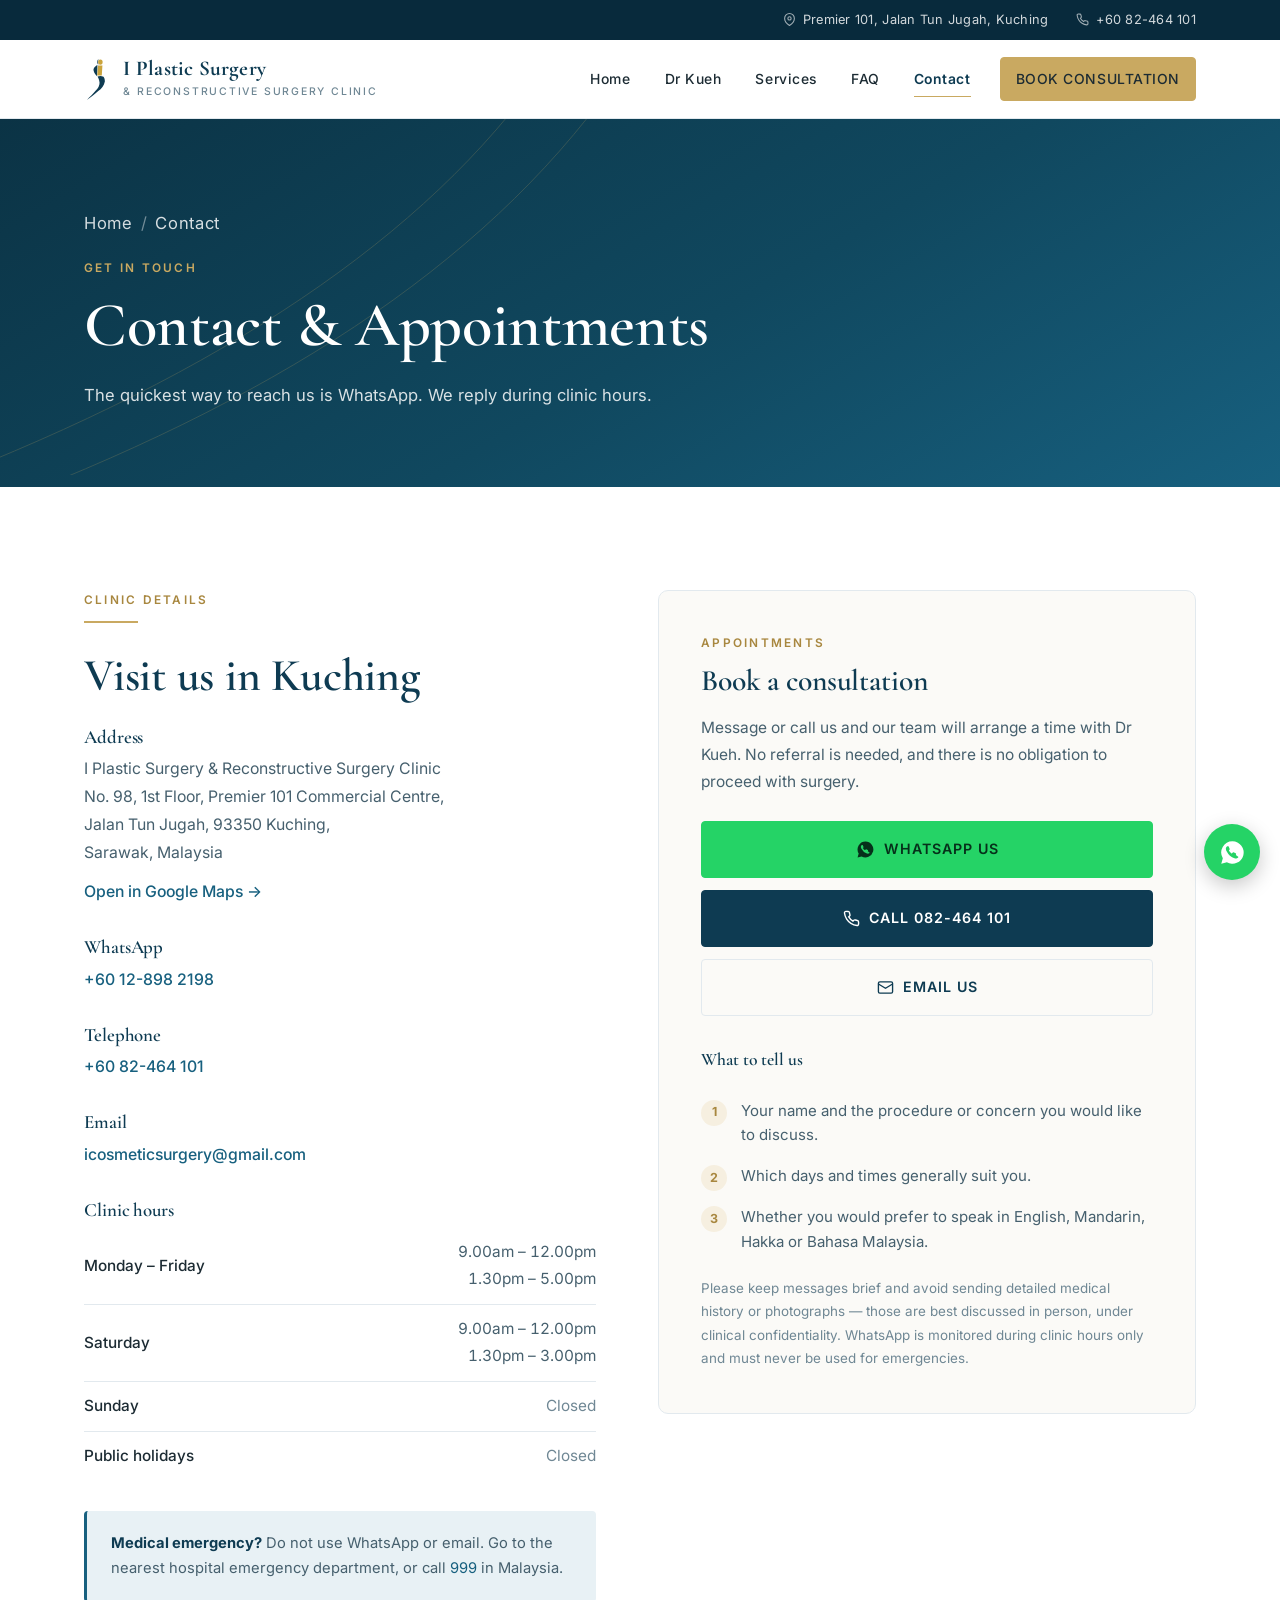
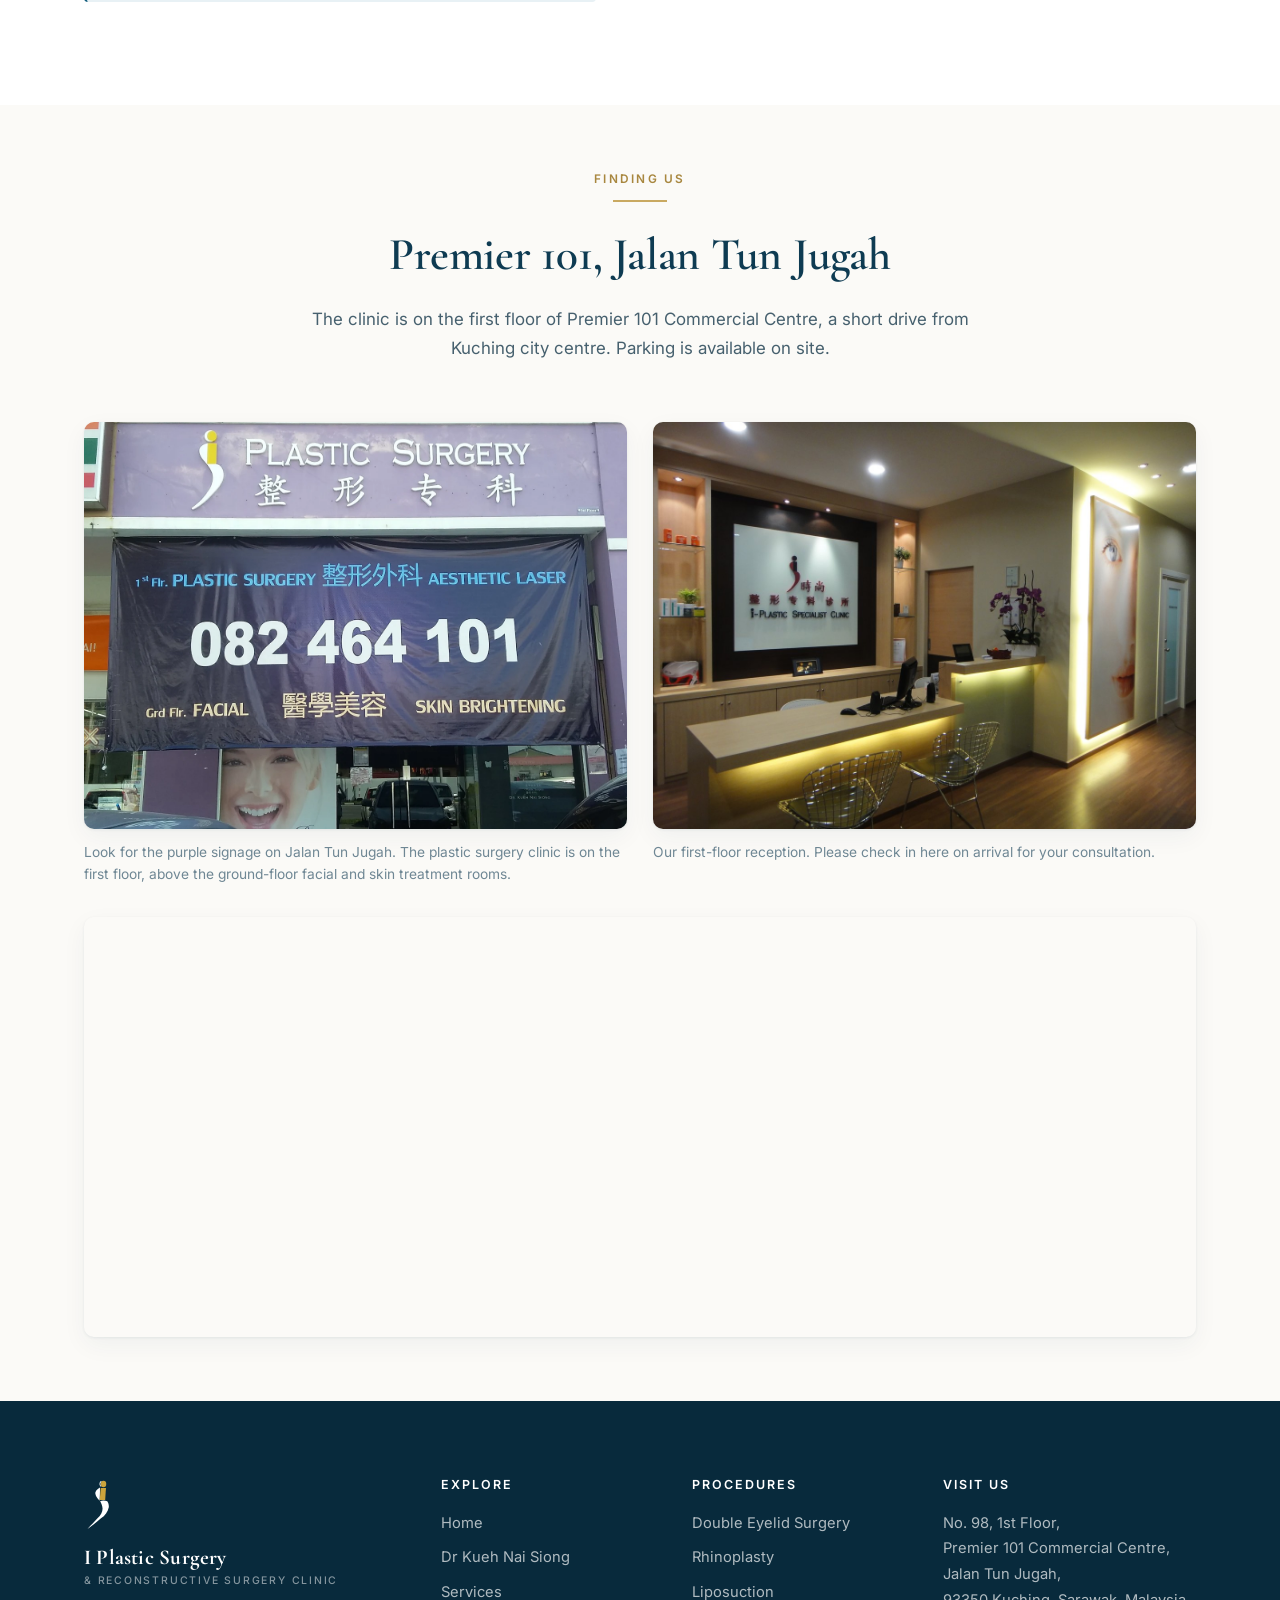
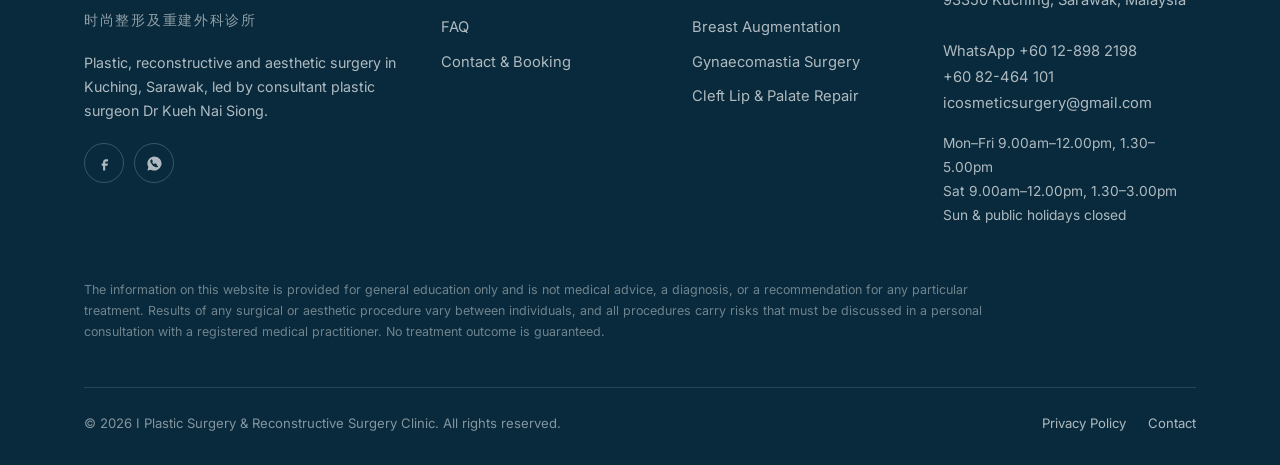
<file: contact.html>
<!DOCTYPE html>
<html lang="en">
<head>
<meta charset="utf-8">
<meta name="viewport" content="width=device-width, initial-scale=1">

<title>Contact &amp; Appointments | I Plastic Surgery Clinic, Kuching Sarawak</title>
<meta name="description" content="Contact I Plastic Surgery Clinic at Premier 101, Jalan Tun Jugah, Kuching. WhatsApp +60 12-898 2198 or call 082-464 101 to book with Dr Kueh Nai Siong.">
<link rel="canonical" href="https://iplasticsurgeryclinic.com/contact.html">
<meta name="robots" content="index, follow, max-image-preview:large">
<meta name="geo.region" content="MY-13">
<meta name="geo.placename" content="Kuching, Sarawak">

<meta property="og:type" content="website">
<meta property="og:site_name" content="I Plastic Surgery &amp; Reconstructive Surgery Clinic">
<meta property="og:title" content="Contact &amp; Appointments | I Plastic Surgery Clinic, Kuching">
<meta property="og:description" content="Premier 101, Jalan Tun Jugah, Kuching. WhatsApp or call to book a consultation with Dr Kueh Nai Siong.">
<meta property="og:url" content="https://iplasticsurgeryclinic.com/contact.html">
<meta property="og:image" content="https://iplasticsurgeryclinic.com/assets/img/clinic-reception.jpg">
<meta property="og:locale" content="en_MY">
<meta name="twitter:card" content="summary_large_image">

<link rel="icon" href="assets/img/favicon.svg" type="image/svg+xml">
<link rel="preconnect" href="https://fonts.googleapis.com">
<link rel="preconnect" href="https://fonts.gstatic.com" crossorigin>
<link href="https://fonts.googleapis.com/css2?family=Cormorant+Garamond:ital,wght@0,400;0,600;0,700;1,400;1,600&family=Inter:wght@400;500;600&display=swap" rel="stylesheet">
<link rel="stylesheet" href="assets/css/style.css">

<script type="application/ld+json">
{
  "@context": "https://schema.org",
  "@type": "BreadcrumbList",
  "itemListElement": [
    { "@type": "ListItem", "position": 1, "name": "Home", "item": "https://iplasticsurgeryclinic.com/" },
    { "@type": "ListItem", "position": 2, "name": "Contact", "item": "https://iplasticsurgeryclinic.com/contact.html" }
  ]
}
</script>
</head>

<body>
<a class="skip-link" href="#main">Skip to content</a>

<div class="topbar">
  <div class="wrap">
    <span>
      <svg width="13" height="13" viewBox="0 0 24 24" fill="none" stroke="currentColor" stroke-width="2" aria-hidden="true"><path d="M21 10c0 7-9 13-9 13s-9-6-9-13a9 9 0 0 1 18 0z"/><circle cx="12" cy="10" r="3"/></svg>
      Premier 101, Jalan Tun Jugah, Kuching
    </span>
    <span>
      <svg width="13" height="13" viewBox="0 0 24 24" fill="none" stroke="currentColor" stroke-width="2" aria-hidden="true"><path d="M22 16.9v3a2 2 0 0 1-2.2 2 19.8 19.8 0 0 1-8.6-3.1 19.5 19.5 0 0 1-6-6A19.8 19.8 0 0 1 2.1 4.2 2 2 0 0 1 4.1 2h3a2 2 0 0 1 2 1.7c.1 1 .4 1.9.7 2.8a2 2 0 0 1-.5 2.1L8.1 9.8a16 16 0 0 0 6 6l1.2-1.2a2 2 0 0 1 2.1-.5c.9.3 1.8.6 2.8.7a2 2 0 0 1 1.8 2.1z"/></svg>
      <a href="tel:+6082464101">+60 82-464 101</a>
    </span>
  </div>
</div>

<header class="site-header">
  <div class="wrap">
    <a class="brand" href="index.html">
      <img class="brand__mark" src="assets/img/logo-mark.svg" alt="" width="177" height="294">
      <span>
        <span class="brand__name">I Plastic Surgery</span>
        <span class="brand__sub">&amp; Reconstructive Surgery Clinic</span>
      </span>
    </a>
    <button class="nav-toggle" type="button" aria-label="Open menu" aria-expanded="false" aria-controls="primary-nav"><span></span></button>
    <nav class="nav" id="primary-nav" aria-label="Main">
      <a href="index.html">Home</a>
      <a href="about.html">Dr Kueh</a>
      <a href="services.html">Services</a>
      <a href="faq.html">FAQ</a>
      <a href="contact.html" aria-current="page">Contact</a>
      <a class="btn btn--gold btn--sm header-cta" href="#book">Book Consultation</a>
    </nav>
  </div>
</header>

<main id="main">

  <section class="page-hero">
    <svg class="page-hero__arcs" viewBox="0 0 1440 400" preserveAspectRatio="xMidYMid slice" aria-hidden="true">
      <g fill="none" stroke="#c9a961" stroke-width="1.1" opacity=".5">
        <path d="M-100 420 C 220 300, 460 150, 600 -40"/>
        <path d="M-20 440 C 300 320, 540 170, 690 -40"/>
      </g>
    </svg>
    <div class="wrap">
      <p class="crumbs"><a href="index.html">Home</a><span>/</span>Contact</p>
      <span class="eyebrow">Get in touch</span>
      <h1>Contact &amp; Appointments</h1>
      <p>The quickest way to reach us is WhatsApp. We reply during clinic hours.</p>
    </div>
  </section>

  <section id="book">
    <div class="wrap">
      <div class="contact-grid">

        <!-- ----------------------------- Details ---------------------- -->
        <div class="reveal">
          <span class="eyebrow">Clinic details</span>
          <hr class="rule">
          <h2>Visit us in Kuching</h2>

          <div class="info-block">
            <h3>Address</h3>
            <p>
              I Plastic Surgery &amp; Reconstructive Surgery Clinic<br>
              No. 98, 1st Floor, Premier 101 Commercial Centre,<br>
              Jalan Tun Jugah, 93350 Kuching,<br>
              Sarawak, Malaysia
            </p>
            <p style="margin-top:12px">
              <a href="https://www.google.com/maps/search/?api=1&amp;query=Premier+101+Commercial+Centre+Jalan+Tun+Jugah+93350+Kuching+Sarawak" target="_blank" rel="noopener">Open in Google Maps &rarr;</a>
            </p>
          </div>

          <div class="info-block">
            <h3>WhatsApp</h3>
            <p><a href="https://wa.me/60128982198" target="_blank" rel="noopener">+60 12-898 2198</a></p>
          </div>

          <div class="info-block">
            <h3>Telephone</h3>
            <p><a href="tel:+6082464101">+60 82-464 101</a></p>
          </div>

          <div class="info-block">
            <h3>Email</h3>
            <p><a href="mailto:icosmeticsurgery@gmail.com">icosmeticsurgery@gmail.com</a></p>
          </div>

          <div class="info-block">
            <h3>Clinic hours</h3>
            <table class="hours">
              <tbody>
                <tr><th scope="row">Monday &ndash; Friday</th><td>9.00am &ndash; 12.00pm<br>1.30pm &ndash; 5.00pm</td></tr>
                <tr><th scope="row">Saturday</th><td>9.00am &ndash; 12.00pm<br>1.30pm &ndash; 3.00pm</td></tr>
                <tr><th scope="row">Sunday</th><td class="closed">Closed</td></tr>
                <tr><th scope="row">Public holidays</th><td class="closed">Closed</td></tr>
              </tbody>
            </table>
          </div>

          <div class="notice">
            <strong>Medical emergency?</strong> Do not use WhatsApp or email. Go to the nearest
            hospital emergency department, or call <a href="tel:999">999</a> in Malaysia.
          </div>
        </div>

        <!-- --------------------------- Booking ------------------------ -->
        <div class="reveal">
          <div class="book-panel">
            <span class="eyebrow">Appointments</span>
            <h2 style="font-size:1.85rem">Book a consultation</h2>
            <p style="font-size:.97rem">
              Message or call us and our team will arrange a time with Dr Kueh. No referral is
              needed, and there is no obligation to proceed with surgery.
            </p>

            <div class="contact-actions">
              <a class="btn btn--wa btn--full" href="https://wa.me/60128982198?text=Hello%2C%20I%20would%20like%20to%20enquire%20about%20a%20consultation%20at%20I%20Plastic%20Surgery%20Clinic." target="_blank" rel="noopener">
                <svg width="19" height="19" viewBox="0 0 24 24" fill="currentColor" aria-hidden="true"><path d="M12 2a10 10 0 0 0-8.6 15.1L2 22l5-1.3A10 10 0 1 0 12 2zm5.3 14.1c-.2.6-1.3 1.2-1.8 1.2-.5.1-1 .1-1.7-.1a12 12 0 0 1-6.9-6c-.5-.9-.8-1.8-.8-2.6 0-.8.4-1.5.9-1.9.2-.2.4-.3.6-.3h.5c.2 0 .4 0 .6.4l.8 2c.1.2 0 .4-.1.6l-.4.5c-.1.2-.3.3-.1.6.5.9 1.1 1.6 2 2.2.3.2.5.2.7 0l.7-.8c.2-.2.4-.2.6-.1l1.9.9c.2.1.4.2.4.4 0 .2 0 .8-.2 1.1z"/></svg>
                WhatsApp Us
              </a>
              <a class="btn btn--primary btn--full" href="tel:+6082464101">
                <svg width="17" height="17" viewBox="0 0 24 24" fill="none" stroke="currentColor" stroke-width="2" aria-hidden="true"><path d="M22 16.9v3a2 2 0 0 1-2.2 2 19.8 19.8 0 0 1-8.6-3.1 19.5 19.5 0 0 1-6-6A19.8 19.8 0 0 1 2.1 4.2 2 2 0 0 1 4.1 2h3a2 2 0 0 1 2 1.7c.1 1 .4 1.9.7 2.8a2 2 0 0 1-.5 2.1L8.1 9.8a16 16 0 0 0 6 6l1.2-1.2a2 2 0 0 1 2.1-.5c.9.3 1.8.6 2.8.7a2 2 0 0 1 1.8 2.1z"/></svg>
                Call 082-464 101
              </a>
              <a class="btn btn--outline btn--full" href="mailto:icosmeticsurgery@gmail.com?subject=Consultation%20enquiry">
                <svg width="17" height="17" viewBox="0 0 24 24" fill="none" stroke="currentColor" stroke-width="1.9" aria-hidden="true"><rect x="2" y="4" width="20" height="16" rx="2"/><path d="m2 7 10 6 10-6"/></svg>
                Email Us
              </a>
            </div>

            <h3 style="font-size:1.1rem;margin-top:34px">What to tell us</h3>
            <ol class="book-steps">
              <li>Your name and the procedure or concern you would like to discuss.</li>
              <li>Which days and times generally suit you.</li>
              <li>Whether you would prefer to speak in English, Mandarin, Hakka or Bahasa Malaysia.</li>
            </ol>

            <p class="book-note">
              Please keep messages brief and avoid sending detailed medical history or photographs
              &mdash; those are best discussed in person, under clinical confidentiality. WhatsApp
              is monitored during clinic hours only and must never be used for emergencies.
            </p>
          </div>
        </div>

      </div>
    </div>
  </section>

  <!-- ============================ FINDING US =========================== -->
  <section class="section--cream section--tight">
    <div class="wrap">
      <div class="section-head section-head--center reveal">
        <span class="eyebrow">Finding us</span>
        <hr class="rule">
        <h2>Premier 101, Jalan Tun Jugah</h2>
        <p>The clinic is on the first floor of Premier 101 Commercial Centre, a short drive from Kuching city centre. Parking is available on site.</p>
      </div>

      <div class="grid grid--2" style="margin-bottom:32px">
        <figure class="figure reveal">
          <img src="assets/img/clinic-storefront.webp"
               alt="Shopfront of I Plastic Surgery Clinic at Premier 101, Jalan Tun Jugah, Kuching, showing the purple signage"
               width="1360" height="1020" loading="lazy">
          <figcaption>Look for the purple signage on Jalan Tun Jugah. The plastic surgery clinic is on the first floor, above the ground-floor facial and skin treatment rooms.</figcaption>
        </figure>
        <figure class="figure reveal">
          <img src="assets/img/clinic-reception.jpg"
               alt="Reception area of I Plastic Surgery and Reconstructive Surgery Clinic in Kuching"
               width="1200" height="900" loading="lazy">
          <figcaption>Our first-floor reception. Please check in here on arrival for your consultation.</figcaption>
        </figure>
      </div>

      <iframe class="map-embed reveal"
              title="Map showing I Plastic Surgery &amp; Reconstructive Surgery Clinic, Premier 101, Jalan Tun Jugah, Kuching"
              src="https://www.google.com/maps?q=Premier%20101%20Commercial%20Centre%2C%20Jalan%20Tun%20Jugah%2C%2093350%20Kuching%2C%20Sarawak&output=embed"
              loading="lazy"
              referrerpolicy="no-referrer-when-downgrade"
              allowfullscreen></iframe>
    </div>
  </section>

</main>

<footer class="site-footer">
  <div class="wrap">
    <div class="footer-grid">
      <div class="footer-brand">
        <img class="footer-brand__logo" src="assets/img/logo-mark-light.svg" alt="" width="177" height="294">
        <span class="brand__name">I Plastic Surgery</span>
        <span class="brand__sub">&amp; Reconstructive Surgery Clinic</span>
        <p class="footer-zh">时尚整形及重建外科诊所</p>
        <p>Plastic, reconstructive and aesthetic surgery in Kuching, Sarawak, led by consultant plastic surgeon Dr Kueh Nai Siong.</p>
        <div class="socials">
          <a href="https://www.facebook.com/I.PLASTIC.SPECIALIST/" target="_blank" rel="noopener" aria-label="Facebook">
            <svg width="17" height="17" viewBox="0 0 24 24" fill="currentColor" aria-hidden="true"><path d="M14 9h3V6h-3c-2.2 0-4 1.8-4 4v2H8v3h2v7h3v-7h3l1-3h-4v-2c0-.6.4-1 1-1z"/></svg>
          </a>
          <a href="https://wa.me/60128982198" target="_blank" rel="noopener" aria-label="WhatsApp">
            <svg width="17" height="17" viewBox="0 0 24 24" fill="currentColor" aria-hidden="true"><path d="M12 2a10 10 0 0 0-8.6 15.1L2 22l5-1.3A10 10 0 1 0 12 2zm5.3 14.1c-.2.6-1.3 1.2-1.8 1.2-.5.1-1 .1-1.7-.1a12 12 0 0 1-6.9-6c-.5-.9-.8-1.8-.8-2.6 0-.8.4-1.5.9-1.9.2-.2.4-.3.6-.3h.5c.2 0 .4 0 .6.4l.8 2c.1.2 0 .4-.1.6l-.4.5c-.1.2-.3.3-.1.6.5.9 1.1 1.6 2 2.2.3.2.5.2.7 0l.7-.8c.2-.2.4-.2.6-.1l1.9.9c.2.1.4.2.4.4 0 .2 0 .8-.2 1.1z"/></svg>
          </a>
        </div>
      </div>

      <div>
        <h4>Explore</h4>
        <ul>
          <li><a href="index.html">Home</a></li>
          <li><a href="about.html">Dr Kueh Nai Siong</a></li>
          <li><a href="services.html">Services</a></li>
          <li><a href="faq.html">FAQ</a></li>
          <li><a href="contact.html">Contact &amp; Booking</a></li>
        </ul>
      </div>

      <div>
        <h4>Procedures</h4>
        <ul>
          <li><a href="double-eyelid-surgery-kuching.html">Double Eyelid Surgery</a></li>
          <li><a href="rhinoplasty-kuching.html">Rhinoplasty</a></li>
          <li><a href="liposuction-kuching.html">Liposuction</a></li>
          <li><a href="breast-augmentation-kuching.html">Breast Augmentation</a></li>
          <li><a href="gynaecomastia-kuching.html">Gynaecomastia Surgery</a></li>
          <li><a href="cleft-lip-repair-kuching.html">Cleft Lip &amp; Palate Repair</a></li>
        </ul>
      </div>

      <div>
        <h4>Visit Us</h4>
        <address style="font-style:normal">
          No. 98, 1st Floor,<br>
          Premier 101 Commercial Centre,<br>
          Jalan Tun Jugah,<br>
          93350 Kuching, Sarawak, Malaysia<br><br>
          WhatsApp <a href="https://wa.me/60128982198" target="_blank" rel="noopener">+60 12-898 2198</a><br>
          <a href="tel:+6082464101">+60 82-464 101</a><br>
          <a href="mailto:icosmeticsurgery@gmail.com">icosmeticsurgery@gmail.com</a>
        </address>
        <p style="margin-top:14px;font-size:.86rem">
          Mon&ndash;Fri 9.00am&ndash;12.00pm, 1.30&ndash;5.00pm<br>
          Sat 9.00am&ndash;12.00pm, 1.30&ndash;3.00pm<br>
          Sun &amp; public holidays closed
        </p>
      </div>
    </div>

    <p class="footer-disclaimer">
      The information on this website is provided for general education only and is not medical
      advice, a diagnosis, or a recommendation for any particular treatment. Results of any
      surgical or aesthetic procedure vary between individuals, and all procedures carry risks
      that must be discussed in a personal consultation with a registered medical practitioner.
      No treatment outcome is guaranteed.
    </p>

    <div class="footer-bottom">
      <span>&copy; <span id="year">2026</span> I Plastic Surgery &amp; Reconstructive Surgery Clinic. All rights reserved.</span>
      <nav aria-label="Legal">
        <a href="privacy.html">Privacy Policy</a>
        <a href="contact.html">Contact</a>
      </nav>
    </div>
  </div>
</footer>

<a class="wa-float" href="https://wa.me/60128982198" target="_blank" rel="noopener" aria-label="Chat with us on WhatsApp">
  <svg width="27" height="27" viewBox="0 0 24 24" fill="currentColor" aria-hidden="true"><path d="M12 2a10 10 0 0 0-8.6 15.1L2 22l5-1.3A10 10 0 1 0 12 2zm5.3 14.1c-.2.6-1.3 1.2-1.8 1.2-.5.1-1 .1-1.7-.1a12 12 0 0 1-6.9-6c-.5-.9-.8-1.8-.8-2.6 0-.8.4-1.5.9-1.9.2-.2.4-.3.6-.3h.5c.2 0 .4 0 .6.4l.8 2c.1.2 0 .4-.1.6l-.4.5c-.1.2-.3.3-.1.6.5.9 1.1 1.6 2 2.2.3.2.5.2.7 0l.7-.8c.2-.2.4-.2.6-.1l1.9.9c.2.1.4.2.4.4 0 .2 0 .8-.2 1.1z"/></svg>
</a>

<script src="assets/js/main.js" defer></script>
</body>
</html>
</file>
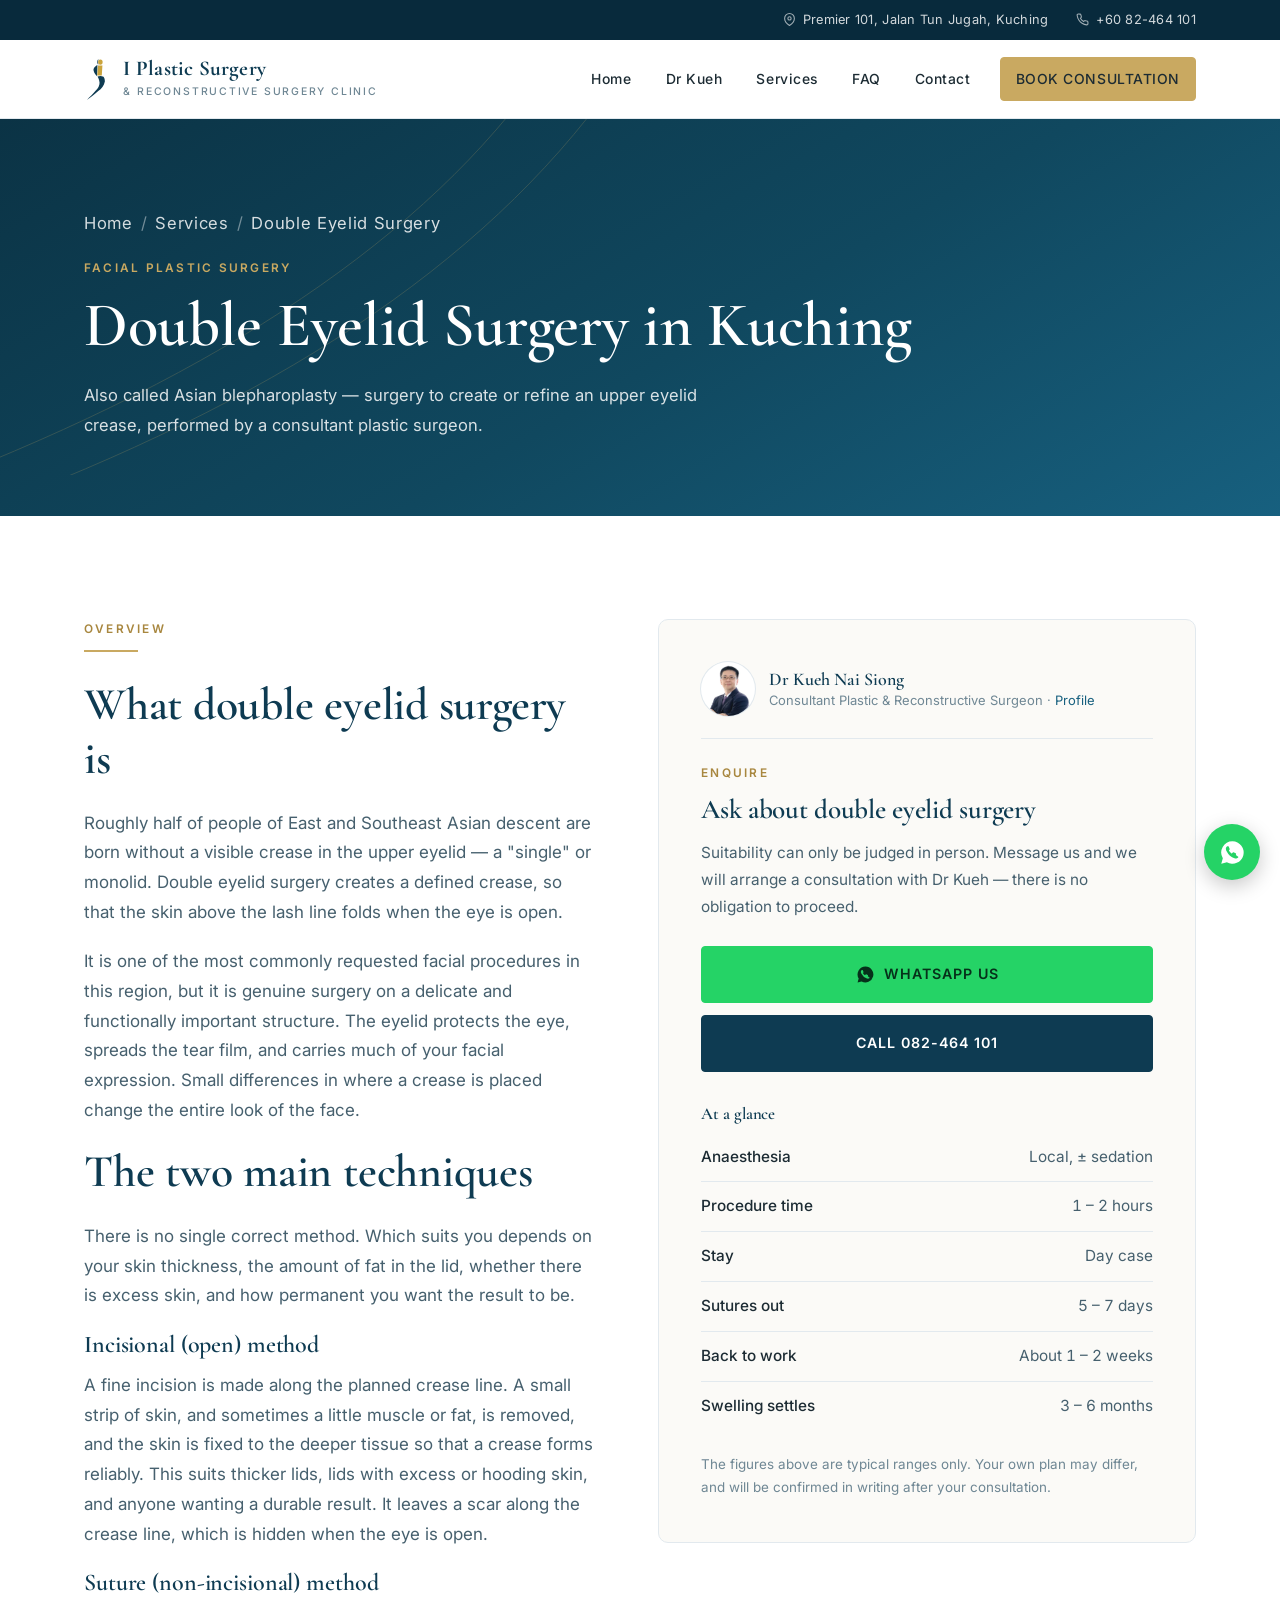
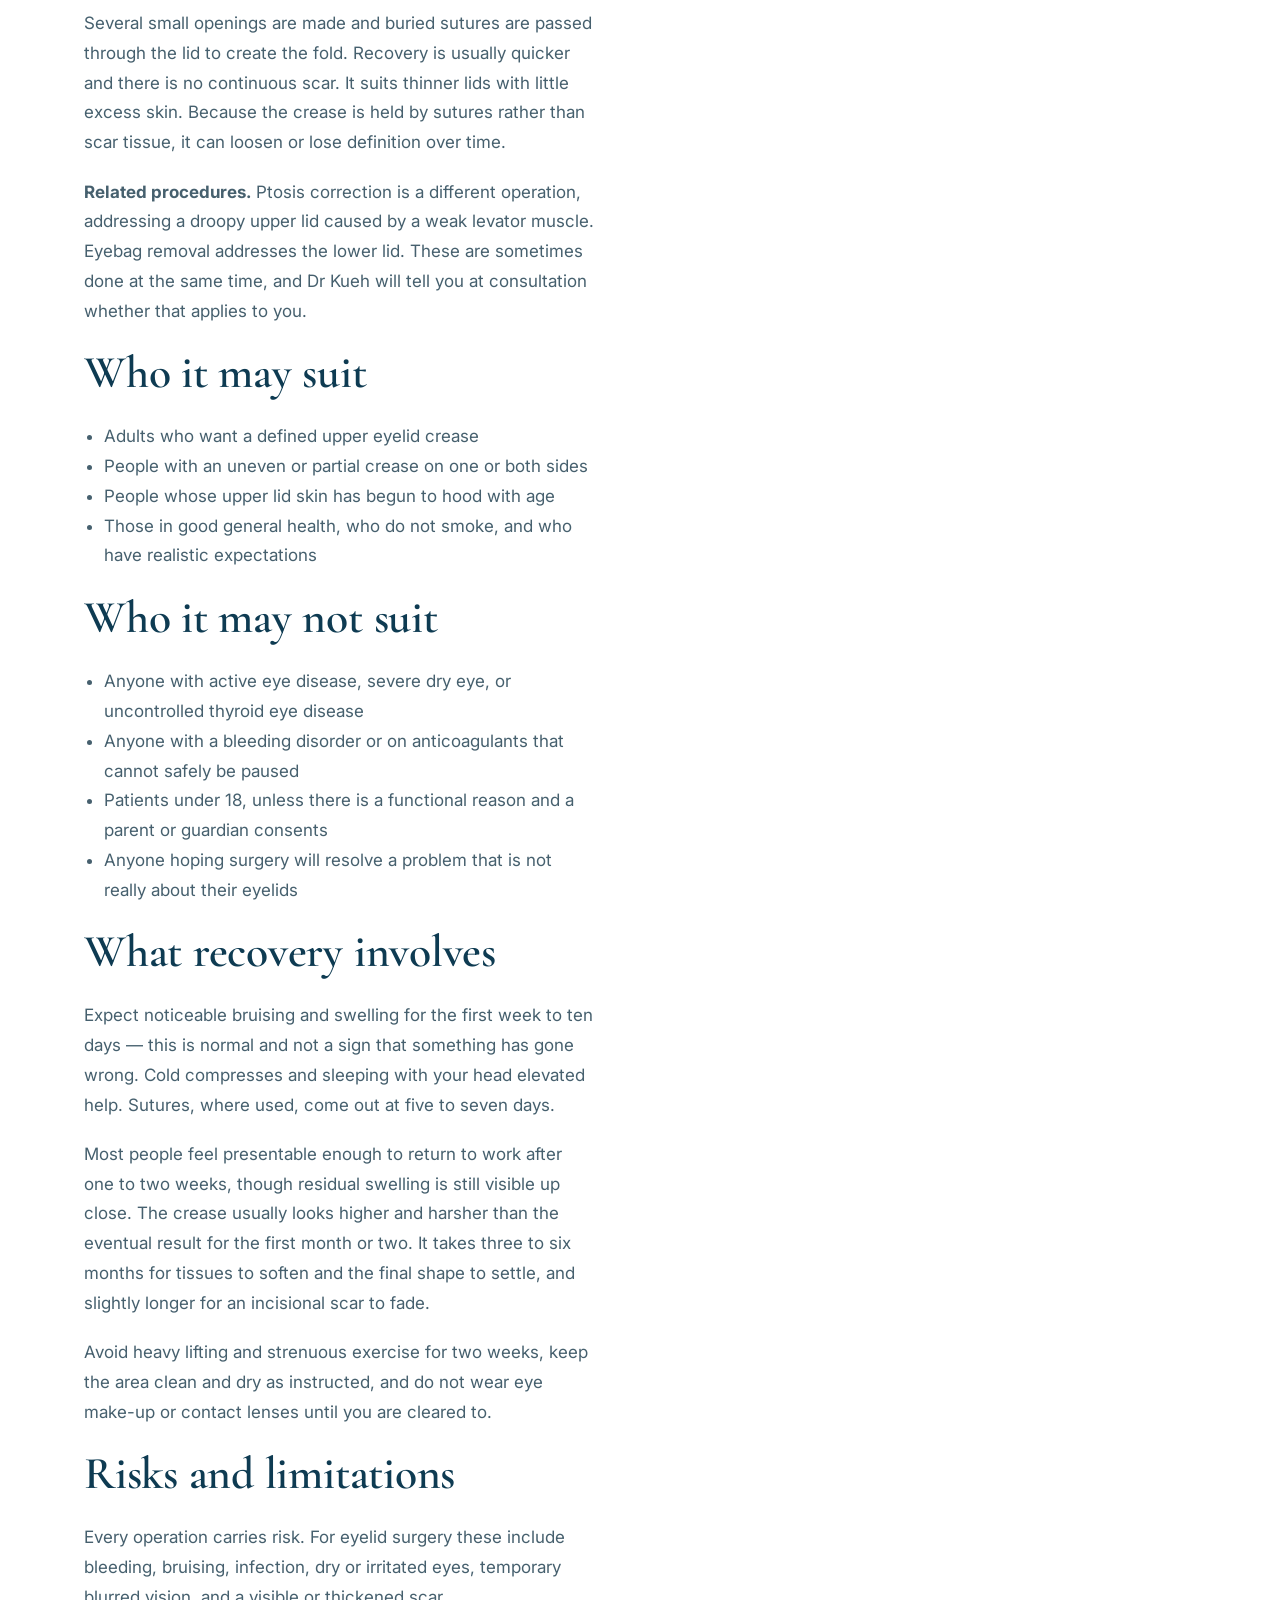
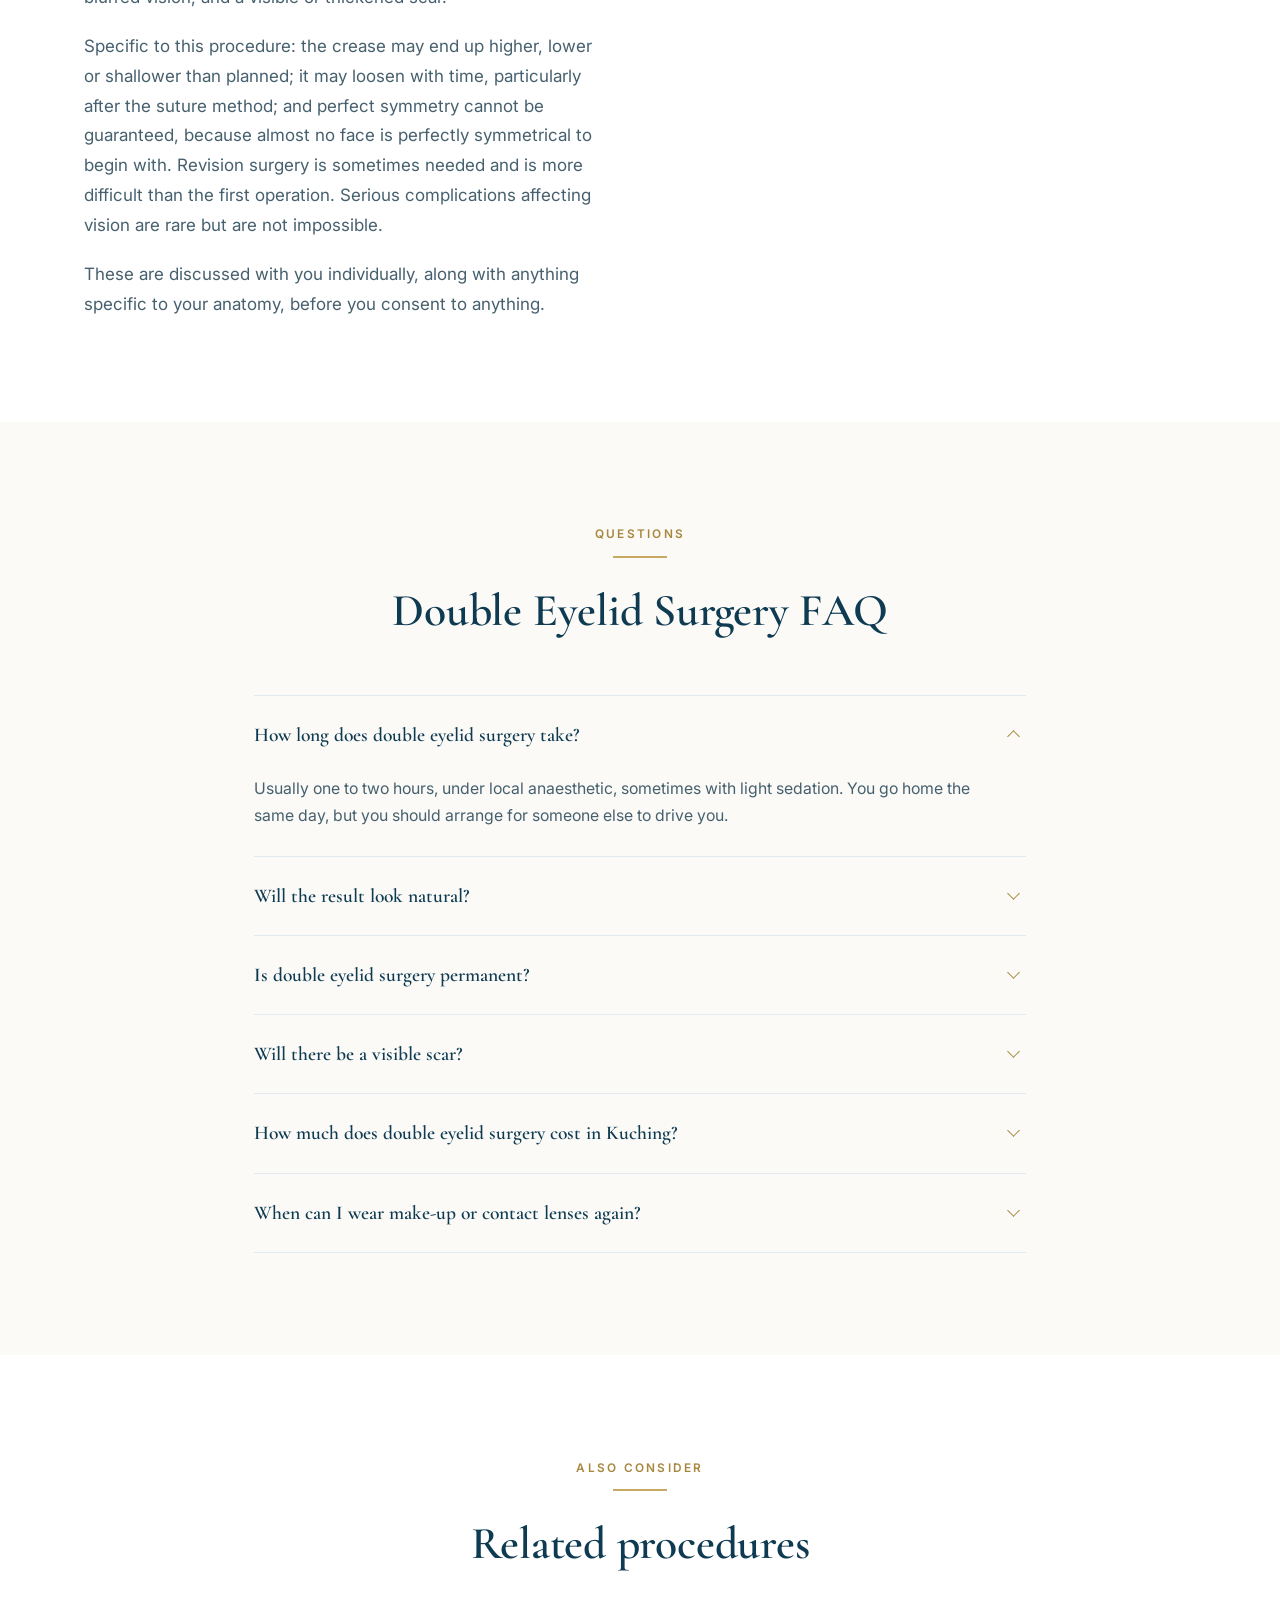
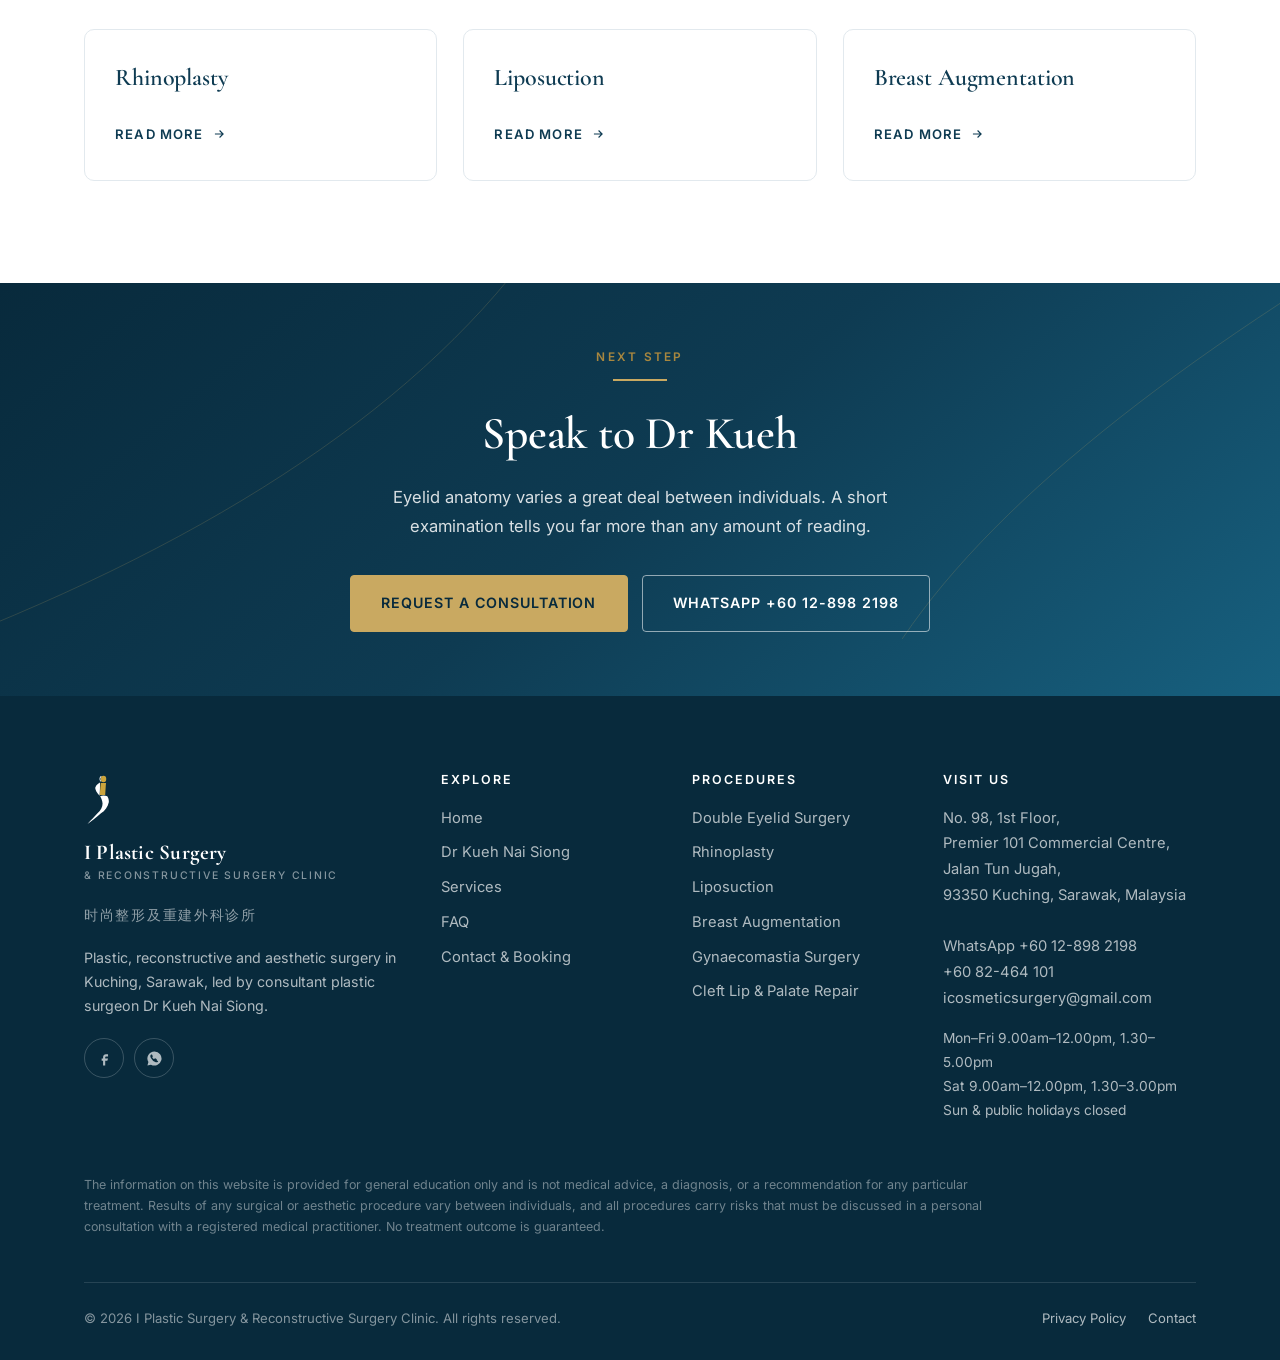
<file: double-eyelid-surgery-kuching.html>
<!DOCTYPE html>
<html lang="en">
<head>
<meta charset="utf-8">
<meta name="viewport" content="width=device-width, initial-scale=1">

<title>Double Eyelid Surgery in Kuching | Blepharoplasty by Dr Kueh Nai Siong</title>
<meta name="description" content="Double eyelid surgery in Kuching, Sarawak by consultant plastic surgeon Dr Kueh Nai Siong. Incisional and suture methods, recovery, risks and how to book.">
<link rel="canonical" href="https://iplasticsurgeryclinic.com/double-eyelid-surgery-kuching.html">
<meta name="robots" content="index, follow, max-image-preview:large">
<meta name="geo.region" content="MY-13">
<meta name="geo.placename" content="Kuching, Sarawak">

<meta property="og:type" content="article">
<meta property="og:site_name" content="I Plastic Surgery &amp; Reconstructive Surgery Clinic">
<meta property="og:title" content="Double Eyelid Surgery in Kuching | I Plastic Surgery Clinic">
<meta property="og:description" content="Double eyelid surgery in Kuching, Sarawak by consultant plastic surgeon Dr Kueh Nai Siong. Incisional and suture methods, recovery, risks and how to book.">
<meta property="og:url" content="https://iplasticsurgeryclinic.com/double-eyelid-surgery-kuching.html">
<meta property="og:image" content="https://iplasticsurgeryclinic.com/assets/img/clinic-brand.jpg">
<meta property="og:locale" content="en_MY">
<meta name="twitter:card" content="summary_large_image">

<link rel="icon" href="assets/img/favicon.svg" type="image/svg+xml">
<link rel="preconnect" href="https://fonts.googleapis.com">
<link rel="preconnect" href="https://fonts.gstatic.com" crossorigin>
<link href="https://fonts.googleapis.com/css2?family=Cormorant+Garamond:ital,wght@0,400;0,600;0,700;1,400;1,600&family=Inter:wght@400;500;600&display=swap" rel="stylesheet">
<link rel="stylesheet" href="assets/css/style.css">

<script type="application/ld+json">
{
  "@context": "https://schema.org",
  "@type": "MedicalProcedure",
  "name": "Double Eyelid Surgery",
  "alternateName": ["Asian Blepharoplasty","Upper Eyelid Surgery","双眼皮手术"],
  "procedureType": "https://schema.org/SurgicalProcedure",
  "bodyLocation": "Upper eyelid",
  "howPerformed": "Performed under local anaesthetic, with or without sedation. A crease is created either by a full-length incision with removal of a small strip of skin and tissue, or by placing buried sutures through several small openings.",
  "preparation": "Blood-thinning medication and supplements are stopped where advised. Contact lenses are removed on the day of surgery.",
  "followup": "Sutures are removed at about five to seven days. Swelling settles over several weeks, with the final crease shape becoming clear over three to six months.",
  "url": "https://iplasticsurgeryclinic.com/double-eyelid-surgery-kuching.html",
  "performer": {
    "@type": "Physician",
    "@id": "https://iplasticsurgeryclinic.com/about.html#drkueh",
    "name": "Dr Kueh Nai Siong"
  },
  "availableService": {
    "@type": "MedicalClinic",
    "@id": "https://iplasticsurgeryclinic.com/#clinic",
    "name": "I Plastic Surgery & Reconstructive Surgery Clinic"
  }
}
</script>
<script type="application/ld+json">
{
  "@context": "https://schema.org",
  "@type": "BreadcrumbList",
  "itemListElement": [
    { "@type": "ListItem", "position": 1, "name": "Home", "item": "https://iplasticsurgeryclinic.com/" },
    { "@type": "ListItem", "position": 2, "name": "Services", "item": "https://iplasticsurgeryclinic.com/services.html" },
    { "@type": "ListItem", "position": 3, "name": "Double Eyelid Surgery", "item": "https://iplasticsurgeryclinic.com/double-eyelid-surgery-kuching.html" }
  ]
}
</script>
<script type="application/ld+json">
{
  "@context": "https://schema.org",
  "@type": "FAQPage",
  "mainEntity": [
    { "@type": "Question", "name": "How long does double eyelid surgery take?", "acceptedAnswer": { "@type": "Answer", "text": "Usually one to two hours, under local anaesthetic, sometimes with light sedation. It is a day case, but you should arrange for someone else to drive you home." } },
    { "@type": "Question", "name": "Will the result look natural?", "acceptedAnswer": { "@type": "Answer", "text": "Crease height and shape are planned with you before surgery, with the aim of a crease proportionate to your own face. What can be achieved depends on your existing anatomy, which is discussed frankly at consultation." } },
    { "@type": "Question", "name": "Is double eyelid surgery permanent?", "acceptedAnswer": { "@type": "Answer", "text": "The incisional method is generally long-lasting because the crease is held by scar tissue. The suture method can loosen over the years and may need redoing. Neither method stops the eyelids ageing." } },
    { "@type": "Question", "name": "Will there be a visible scar?", "acceptedAnswer": { "@type": "Answer", "text": "The incisional method leaves a fine scar along the crease line, hidden within the fold when the eyes are open, typically fading over six to twelve months. The suture method leaves only small puncture marks." } },
    { "@type": "Question", "name": "How much does double eyelid surgery cost in Kuching?", "acceptedAnswer": { "@type": "Answer", "text": "Cost depends on the technique, whether one or both eyes are treated, whether other eyelid procedures are combined, and whether sedation is used. A written estimate is provided after consultation. As a cosmetic procedure it is not usually covered by insurance." } },
    { "@type": "Question", "name": "When can I wear make-up or contact lenses again?", "acceptedAnswer": { "@type": "Answer", "text": "Eye make-up is generally avoided until the wounds are fully closed, usually around two weeks, and contact lenses for a similar period. Exact timing is confirmed at follow-up." } }
  ]
}
</script>
</head>

<body>
<a class="skip-link" href="#main">Skip to content</a>

<div class="topbar">
  <div class="wrap">
    <span>
      <svg width="13" height="13" viewBox="0 0 24 24" fill="none" stroke="currentColor" stroke-width="2" aria-hidden="true"><path d="M21 10c0 7-9 13-9 13s-9-6-9-13a9 9 0 0 1 18 0z"/><circle cx="12" cy="10" r="3"/></svg>
      Premier 101, Jalan Tun Jugah, Kuching
    </span>
    <span>
      <svg width="13" height="13" viewBox="0 0 24 24" fill="none" stroke="currentColor" stroke-width="2" aria-hidden="true"><path d="M22 16.9v3a2 2 0 0 1-2.2 2 19.8 19.8 0 0 1-8.6-3.1 19.5 19.5 0 0 1-6-6A19.8 19.8 0 0 1 2.1 4.2 2 2 0 0 1 4.1 2h3a2 2 0 0 1 2 1.7c.1 1 .4 1.9.7 2.8a2 2 0 0 1-.5 2.1L8.1 9.8a16 16 0 0 0 6 6l1.2-1.2a2 2 0 0 1 2.1-.5c.9.3 1.8.6 2.8.7a2 2 0 0 1 1.8 2.1z"/></svg>
      <a href="tel:+6082464101">+60 82-464 101</a>
    </span>
  </div>
</div>

<header class="site-header">
  <div class="wrap">
    <a class="brand" href="index.html">
      <img class="brand__mark" src="assets/img/logo-mark.svg" alt="" width="177" height="294">
      <span>
        <span class="brand__name">I Plastic Surgery</span>
        <span class="brand__sub">&amp; Reconstructive Surgery Clinic</span>
      </span>
    </a>
    <button class="nav-toggle" type="button" aria-label="Open menu" aria-expanded="false" aria-controls="primary-nav"><span></span></button>
    <nav class="nav" id="primary-nav" aria-label="Main">
      <a href="index.html">Home</a>
      <a href="about.html">Dr Kueh</a>
      <a href="services.html">Services</a>
      <a href="faq.html">FAQ</a>
      <a href="contact.html">Contact</a>
      <a class="btn btn--gold btn--sm header-cta" href="contact.html#book">Book Consultation</a>
    </nav>
  </div>
</header>

<main id="main">

  <section class="page-hero">
    <svg class="page-hero__arcs" viewBox="0 0 1440 400" preserveAspectRatio="xMidYMid slice" aria-hidden="true">
      <g fill="none" stroke="#c9a961" stroke-width="1.1" opacity=".5">
        <path d="M-100 420 C 220 300, 460 150, 600 -40"/>
        <path d="M-20 440 C 300 320, 540 170, 690 -40"/>
      </g>
    </svg>
    <div class="wrap">
      <p class="crumbs"><a href="index.html">Home</a><span>/</span><a href="services.html">Services</a><span>/</span>Double Eyelid Surgery</p>
      <span class="eyebrow">Facial Plastic Surgery</span>
      <h1>Double Eyelid Surgery in Kuching</h1>
      <p>Also called Asian blepharoplasty — surgery to create or refine an upper eyelid crease, performed by a consultant plastic surgeon.</p>
    </div>
  </section>

  <section>
    <div class="wrap">
      <div class="contact-grid">
        <div class="reveal">
          <span class="eyebrow">Overview</span>
          <hr class="rule">
          <h2>What double eyelid surgery is</h2>
          <p>
            Roughly half of people of East and Southeast Asian descent are born without a visible
            crease in the upper eyelid &mdash; a "single" or monolid. Double eyelid surgery
            creates a defined crease, so that the skin above the lash line folds when the eye is
            open.
          </p>
          <p>
            It is one of the most commonly requested facial procedures in this region, but it is
            genuine surgery on a delicate and functionally important structure. The eyelid
            protects the eye, spreads the tear film, and carries much of your facial expression.
            Small differences in where a crease is placed change the entire look of the face.
          </p>

          <h2>The two main techniques</h2>
          <p>
            There is no single correct method. Which suits you depends on your skin thickness,
            the amount of fat in the lid, whether there is excess skin, and how permanent you
            want the result to be.
          </p>
          <h3>Incisional (open) method</h3>
          <p>
            A fine incision is made along the planned crease line. A small strip of skin, and
            sometimes a little muscle or fat, is removed, and the skin is fixed to the deeper
            tissue so that a crease forms reliably. This suits thicker lids, lids with excess or
            hooding skin, and anyone wanting a durable result. It leaves a scar along the crease
            line, which is hidden when the eye is open.
          </p>
          <h3>Suture (non-incisional) method</h3>
          <p>
            Several small openings are made and buried sutures are passed through the lid to
            create the fold. Recovery is usually quicker and there is no continuous scar. It suits
            thinner lids with little excess skin. Because the crease is held by sutures rather
            than scar tissue, it can loosen or lose definition over time.
          </p>
          <p>
            <strong>Related procedures.</strong> Ptosis correction is a different operation,
            addressing a droopy upper lid caused by a weak levator muscle. Eyebag removal
            addresses the lower lid. These are sometimes done at the same time, and Dr Kueh will
            tell you at consultation whether that applies to you.
          </p>

          <h2>Who it may suit</h2>
          <ul>
            <li>Adults who want a defined upper eyelid crease</li>
            <li>People with an uneven or partial crease on one or both sides</li>
            <li>People whose upper lid skin has begun to hood with age</li>
            <li>Those in good general health, who do not smoke, and who have realistic expectations</li>
          </ul>

          <h2>Who it may not suit</h2>
          <ul>
            <li>Anyone with active eye disease, severe dry eye, or uncontrolled thyroid eye disease</li>
            <li>Anyone with a bleeding disorder or on anticoagulants that cannot safely be paused</li>
            <li>Patients under 18, unless there is a functional reason and a parent or guardian consents</li>
            <li>Anyone hoping surgery will resolve a problem that is not really about their eyelids</li>
          </ul>

          <h2>What recovery involves</h2>
          <p>
            Expect noticeable bruising and swelling for the first week to ten days &mdash; this is
            normal and not a sign that something has gone wrong. Cold compresses and sleeping with
            your head elevated help. Sutures, where used, come out at five to seven days.
          </p>
          <p>
            Most people feel presentable enough to return to work after one to two weeks, though
            residual swelling is still visible up close. The crease usually looks higher and
            harsher than the eventual result for the first month or two. It takes three to six
            months for tissues to soften and the final shape to settle, and slightly longer for
            an incisional scar to fade.
          </p>
          <p>
            Avoid heavy lifting and strenuous exercise for two weeks, keep the area clean and dry
            as instructed, and do not wear eye make-up or contact lenses until you are cleared to.
          </p>

          <h2>Risks and limitations</h2>
          <p>
            Every operation carries risk. For eyelid surgery these include bleeding, bruising,
            infection, dry or irritated eyes, temporary blurred vision, and a visible or thickened
            scar.
          </p>
          <p>
            Specific to this procedure: the crease may end up higher, lower or shallower than
            planned; it may loosen with time, particularly after the suture method; and perfect
            symmetry cannot be guaranteed, because almost no face is perfectly symmetrical to
            begin with. Revision surgery is sometimes needed and is more difficult than the first
            operation. Serious complications affecting vision are rare but are not impossible.
          </p>
          <p>
            These are discussed with you individually, along with anything specific to your
            anatomy, before you consent to anything.
          </p>
        </div>

        <div class="reveal">
          <div class="book-panel">
            <div class="surgeon-chip">
              <img src="assets/img/dr-kueh-headshot.webp" alt="Dr Kueh Nai Siong" width="300" height="300" loading="lazy">
              <span>
                <strong>Dr Kueh Nai Siong</strong>
                Consultant Plastic &amp; Reconstructive Surgeon &middot; <a href="about.html">Profile</a>
              </span>
            </div>
            <span class="eyebrow">Enquire</span>
            <h2 style="font-size:1.7rem">Ask about double eyelid surgery</h2>
            <p style="font-size:.96rem">
              Suitability can only be judged in person. Message us and we will arrange a
              consultation with Dr Kueh &mdash; there is no obligation to proceed.
            </p>
            <div class="contact-actions">
              <a class="btn btn--wa btn--full" href="https://wa.me/60128982198?text=Hello%2C%20I%20would%20like%20to%20enquire%20about%20double%20eyelid%20surgery%20at%20I%20Plastic%20Surgery%20Clinic." target="_blank" rel="noopener">
                <svg width="19" height="19" viewBox="0 0 24 24" fill="currentColor" aria-hidden="true"><path d="M12 2a10 10 0 0 0-8.6 15.1L2 22l5-1.3A10 10 0 1 0 12 2zm5.3 14.1c-.2.6-1.3 1.2-1.8 1.2-.5.1-1 .1-1.7-.1a12 12 0 0 1-6.9-6c-.5-.9-.8-1.8-.8-2.6 0-.8.4-1.5.9-1.9.2-.2.4-.3.6-.3h.5c.2 0 .4 0 .6.4l.8 2c.1.2 0 .4-.1.6l-.4.5c-.1.2-.3.3-.1.6.5.9 1.1 1.6 2 2.2.3.2.5.2.7 0l.7-.8c.2-.2.4-.2.6-.1l1.9.9c.2.1.4.2.4.4 0 .2 0 .8-.2 1.1z"/></svg>
                WhatsApp Us
              </a>
              <a class="btn btn--primary btn--full" href="tel:+6082464101">Call 082-464 101</a>
            </div>

            <h3 style="font-size:1.05rem;margin-top:32px">At a glance</h3>
            <table class="hours">
              <tbody>
                <tr><th scope="row">Anaesthesia</th><td>Local, &plusmn; sedation</td></tr>
                <tr><th scope="row">Procedure time</th><td>1 &ndash; 2 hours</td></tr>
                <tr><th scope="row">Stay</th><td>Day case</td></tr>
                <tr><th scope="row">Sutures out</th><td>5 &ndash; 7 days</td></tr>
                <tr><th scope="row">Back to work</th><td>About 1 &ndash; 2 weeks</td></tr>
                <tr><th scope="row">Swelling settles</th><td>3 &ndash; 6 months</td></tr>
              </tbody>
            </table>
            <p class="book-note">
              The figures above are typical ranges only. Your own plan may differ, and will be
              confirmed in writing after your consultation.
            </p>
          </div>
        </div>
      </div>
    </div>
  </section>

  <section class="section--cream">
    <div class="wrap wrap--narrow">
      <div class="section-head section-head--center reveal">
        <span class="eyebrow">Questions</span>
        <hr class="rule">
        <h2>Double Eyelid Surgery FAQ</h2>
      </div>
      <div class="faq reveal">
        <details open>
          <summary>How long does double eyelid surgery take?</summary>
          <p>Usually one to two hours, under local anaesthetic, sometimes with light sedation. You go home the same day, but you should arrange for someone else to drive you.</p>
        </details>
        <details>
          <summary>Will the result look natural?</summary>
          <p>The crease height and shape are planned with you before surgery, and the aim is a crease proportionate to your own face rather than a copied look. A very high crease tends to look operated on; a lower, softer crease usually does not.</p>
          <p>What can be achieved depends on your existing anatomy, and Dr Kueh will be straightforward with you about that at consultation.</p>
        </details>
        <details>
          <summary>Is double eyelid surgery permanent?</summary>
          <p>The incisional method is generally considered long-lasting, because the crease is held by scar tissue. The suture method can loosen over the years and may need to be redone.</p>
          <p>Neither method stops your eyelids ageing. Skin continues to change over decades regardless of surgery.</p>
        </details>
        <details>
          <summary>Will there be a visible scar?</summary>
          <p>With the incisional method there is a fine scar along the crease line. It is hidden within the fold when your eyes are open and typically fades over six to twelve months. The suture method leaves only small puncture marks.</p>
        </details>
        <details>
          <summary>How much does double eyelid surgery cost in Kuching?</summary>
          <p>It depends on the technique, whether one or both eyes are treated, whether ptosis correction or eyebag surgery is combined, and whether sedation is used. A written estimate is provided after your consultation, once Dr Kueh knows what you actually need.</p>
          <p>Because it is a cosmetic procedure, it is not usually covered by medical insurance.</p>
        </details>
        <details>
          <summary>When can I wear make-up or contact lenses again?</summary>
          <p>Eye make-up is generally avoided until the wounds are fully closed, usually around two weeks. Contact lenses are usually left out for a similar period. Dr Kueh will confirm timing at your follow-up visit.</p>
        </details>
      </div>
    </div>
  </section>

  <section>
    <div class="wrap">
      <div class="section-head section-head--center reveal">
        <span class="eyebrow">Also consider</span>
        <hr class="rule">
        <h2>Related procedures</h2>
      </div>
      <div class="grid grid--3">
        <article class="card reveal">
          <h3>Rhinoplasty</h3>
          <a class="card__link" href="rhinoplasty-kuching.html">Read more
            <svg width="14" height="14" viewBox="0 0 24 24" fill="none" stroke="currentColor" stroke-width="2" aria-hidden="true"><path d="M5 12h14M13 6l6 6-6 6"/></svg>
          </a>
        </article>
        <article class="card reveal">
          <h3>Liposuction</h3>
          <a class="card__link" href="liposuction-kuching.html">Read more
            <svg width="14" height="14" viewBox="0 0 24 24" fill="none" stroke="currentColor" stroke-width="2" aria-hidden="true"><path d="M5 12h14M13 6l6 6-6 6"/></svg>
          </a>
        </article>
        <article class="card reveal">
          <h3>Breast Augmentation</h3>
          <a class="card__link" href="breast-augmentation-kuching.html">Read more
            <svg width="14" height="14" viewBox="0 0 24 24" fill="none" stroke="currentColor" stroke-width="2" aria-hidden="true"><path d="M5 12h14M13 6l6 6-6 6"/></svg>
          </a>
        </article>
      </div>
    </div>
  </section>

  <section class="cta-band section--tight">
    <svg class="cta-band__arcs" viewBox="0 0 1440 400" preserveAspectRatio="xMidYMid slice" aria-hidden="true">
      <g fill="none" stroke="#c9a961" stroke-width="1.1" opacity=".5">
        <path d="M-100 420 C 220 300, 460 150, 600 -40"/>
        <path d="M1540 -40 C 1260 130, 1060 300, 980 460"/>
      </g>
    </svg>
    <div class="wrap">
      <span class="eyebrow">Next step</span>
      <hr class="rule">
      <h2>Speak to Dr Kueh</h2>
      <p>Eyelid anatomy varies a great deal between individuals. A short examination tells you far more than any amount of reading.</p>
      <div class="hero__actions">
        <a class="btn btn--gold" href="contact.html#book">Request a Consultation</a>
        <a class="btn btn--ghost" href="https://wa.me/60128982198" target="_blank" rel="noopener">WhatsApp +60 12-898 2198</a>
      </div>
    </div>
  </section>

</main>

<footer class="site-footer">
  <div class="wrap">
    <div class="footer-grid">
      <div class="footer-brand">
        <img class="footer-brand__logo" src="assets/img/logo-mark-light.svg" alt="" width="177" height="294">
        <span class="brand__name">I Plastic Surgery</span>
        <span class="brand__sub">&amp; Reconstructive Surgery Clinic</span>
        <p class="footer-zh">时尚整形及重建外科诊所</p>
        <p>Plastic, reconstructive and aesthetic surgery in Kuching, Sarawak, led by consultant plastic surgeon Dr Kueh Nai Siong.</p>
        <div class="socials">
          <a href="https://www.facebook.com/I.PLASTIC.SPECIALIST/" target="_blank" rel="noopener" aria-label="Facebook">
            <svg width="17" height="17" viewBox="0 0 24 24" fill="currentColor" aria-hidden="true"><path d="M14 9h3V6h-3c-2.2 0-4 1.8-4 4v2H8v3h2v7h3v-7h3l1-3h-4v-2c0-.6.4-1 1-1z"/></svg>
          </a>
          <a href="https://wa.me/60128982198" target="_blank" rel="noopener" aria-label="WhatsApp">
            <svg width="17" height="17" viewBox="0 0 24 24" fill="currentColor" aria-hidden="true"><path d="M12 2a10 10 0 0 0-8.6 15.1L2 22l5-1.3A10 10 0 1 0 12 2zm5.3 14.1c-.2.6-1.3 1.2-1.8 1.2-.5.1-1 .1-1.7-.1a12 12 0 0 1-6.9-6c-.5-.9-.8-1.8-.8-2.6 0-.8.4-1.5.9-1.9.2-.2.4-.3.6-.3h.5c.2 0 .4 0 .6.4l.8 2c.1.2 0 .4-.1.6l-.4.5c-.1.2-.3.3-.1.6.5.9 1.1 1.6 2 2.2.3.2.5.2.7 0l.7-.8c.2-.2.4-.2.6-.1l1.9.9c.2.1.4.2.4.4 0 .2 0 .8-.2 1.1z"/></svg>
          </a>
        </div>
      </div>

      <div>
        <h4>Explore</h4>
        <ul>
          <li><a href="index.html">Home</a></li>
          <li><a href="about.html">Dr Kueh Nai Siong</a></li>
          <li><a href="services.html">Services</a></li>
          <li><a href="faq.html">FAQ</a></li>
          <li><a href="contact.html">Contact &amp; Booking</a></li>
        </ul>
      </div>

      <div>
        <h4>Procedures</h4>
        <ul>
          <li><a href="double-eyelid-surgery-kuching.html">Double Eyelid Surgery</a></li>
          <li><a href="rhinoplasty-kuching.html">Rhinoplasty</a></li>
          <li><a href="liposuction-kuching.html">Liposuction</a></li>
          <li><a href="breast-augmentation-kuching.html">Breast Augmentation</a></li>
          <li><a href="gynaecomastia-kuching.html">Gynaecomastia Surgery</a></li>
          <li><a href="cleft-lip-repair-kuching.html">Cleft Lip &amp; Palate Repair</a></li>
        </ul>
      </div>

      <div>
        <h4>Visit Us</h4>
        <address style="font-style:normal">
          No. 98, 1st Floor,<br>
          Premier 101 Commercial Centre,<br>
          Jalan Tun Jugah,<br>
          93350 Kuching, Sarawak, Malaysia<br><br>
          WhatsApp <a href="https://wa.me/60128982198" target="_blank" rel="noopener">+60 12-898 2198</a><br>
          <a href="tel:+6082464101">+60 82-464 101</a><br>
          <a href="mailto:icosmeticsurgery@gmail.com">icosmeticsurgery@gmail.com</a>
        </address>
        <p style="margin-top:14px;font-size:.86rem">
          Mon&ndash;Fri 9.00am&ndash;12.00pm, 1.30&ndash;5.00pm<br>
          Sat 9.00am&ndash;12.00pm, 1.30&ndash;3.00pm<br>
          Sun &amp; public holidays closed
        </p>
      </div>
    </div>

    <p class="footer-disclaimer">
      The information on this website is provided for general education only and is not medical
      advice, a diagnosis, or a recommendation for any particular treatment. Results of any
      surgical or aesthetic procedure vary between individuals, and all procedures carry risks
      that must be discussed in a personal consultation with a registered medical practitioner.
      No treatment outcome is guaranteed.
    </p>

    <div class="footer-bottom">
      <span>&copy; <span id="year">2026</span> I Plastic Surgery &amp; Reconstructive Surgery Clinic. All rights reserved.</span>
      <nav aria-label="Legal">
        <a href="privacy.html">Privacy Policy</a>
        <a href="contact.html">Contact</a>
      </nav>
    </div>
  </div>
</footer>

<a class="wa-float" href="https://wa.me/60128982198" target="_blank" rel="noopener" aria-label="Chat with us on WhatsApp">
  <svg width="27" height="27" viewBox="0 0 24 24" fill="currentColor" aria-hidden="true"><path d="M12 2a10 10 0 0 0-8.6 15.1L2 22l5-1.3A10 10 0 1 0 12 2zm5.3 14.1c-.2.6-1.3 1.2-1.8 1.2-.5.1-1 .1-1.7-.1a12 12 0 0 1-6.9-6c-.5-.9-.8-1.8-.8-2.6 0-.8.4-1.5.9-1.9.2-.2.4-.3.6-.3h.5c.2 0 .4 0 .6.4l.8 2c.1.2 0 .4-.1.6l-.4.5c-.1.2-.3.3-.1.6.5.9 1.1 1.6 2 2.2.3.2.5.2.7 0l.7-.8c.2-.2.4-.2.6-.1l1.9.9c.2.1.4.2.4.4 0 .2 0 .8-.2 1.1z"/></svg>
</a>

<script src="assets/js/main.js" defer></script>
</body>
</html>
</file>
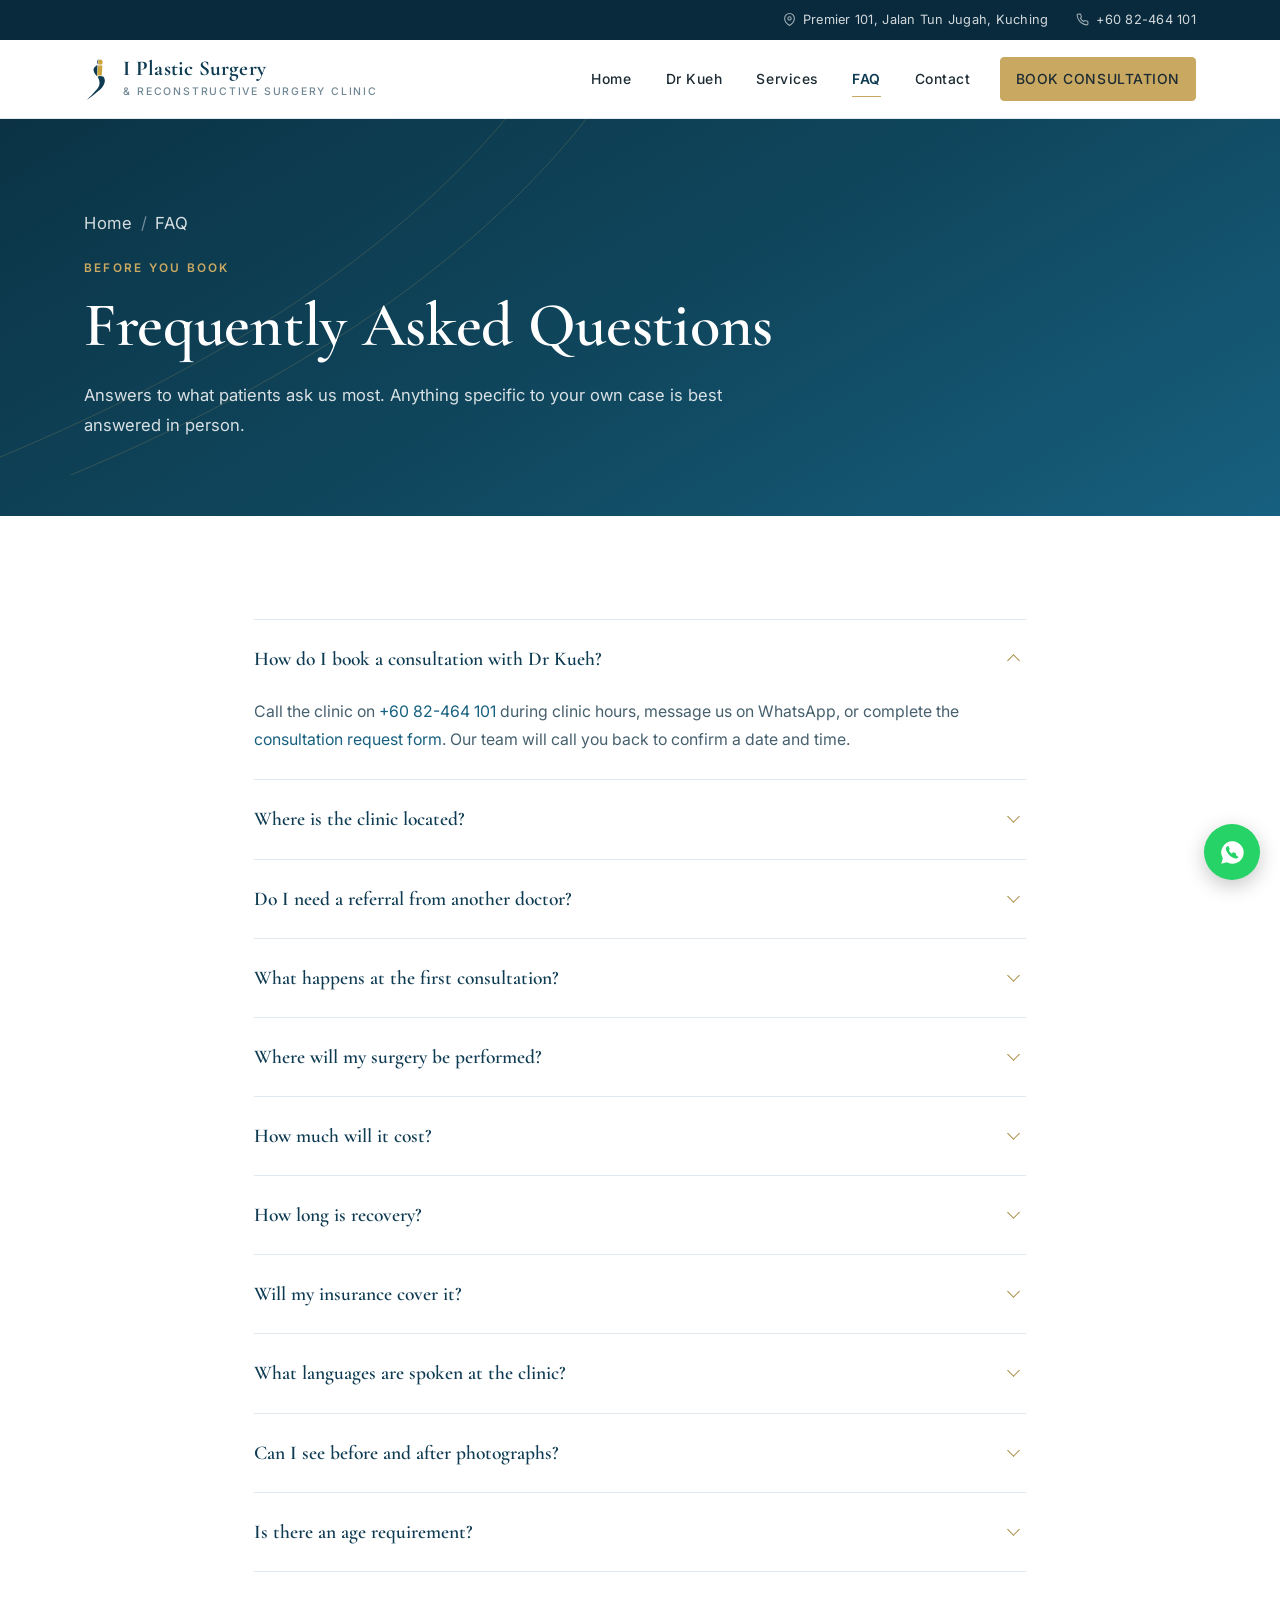
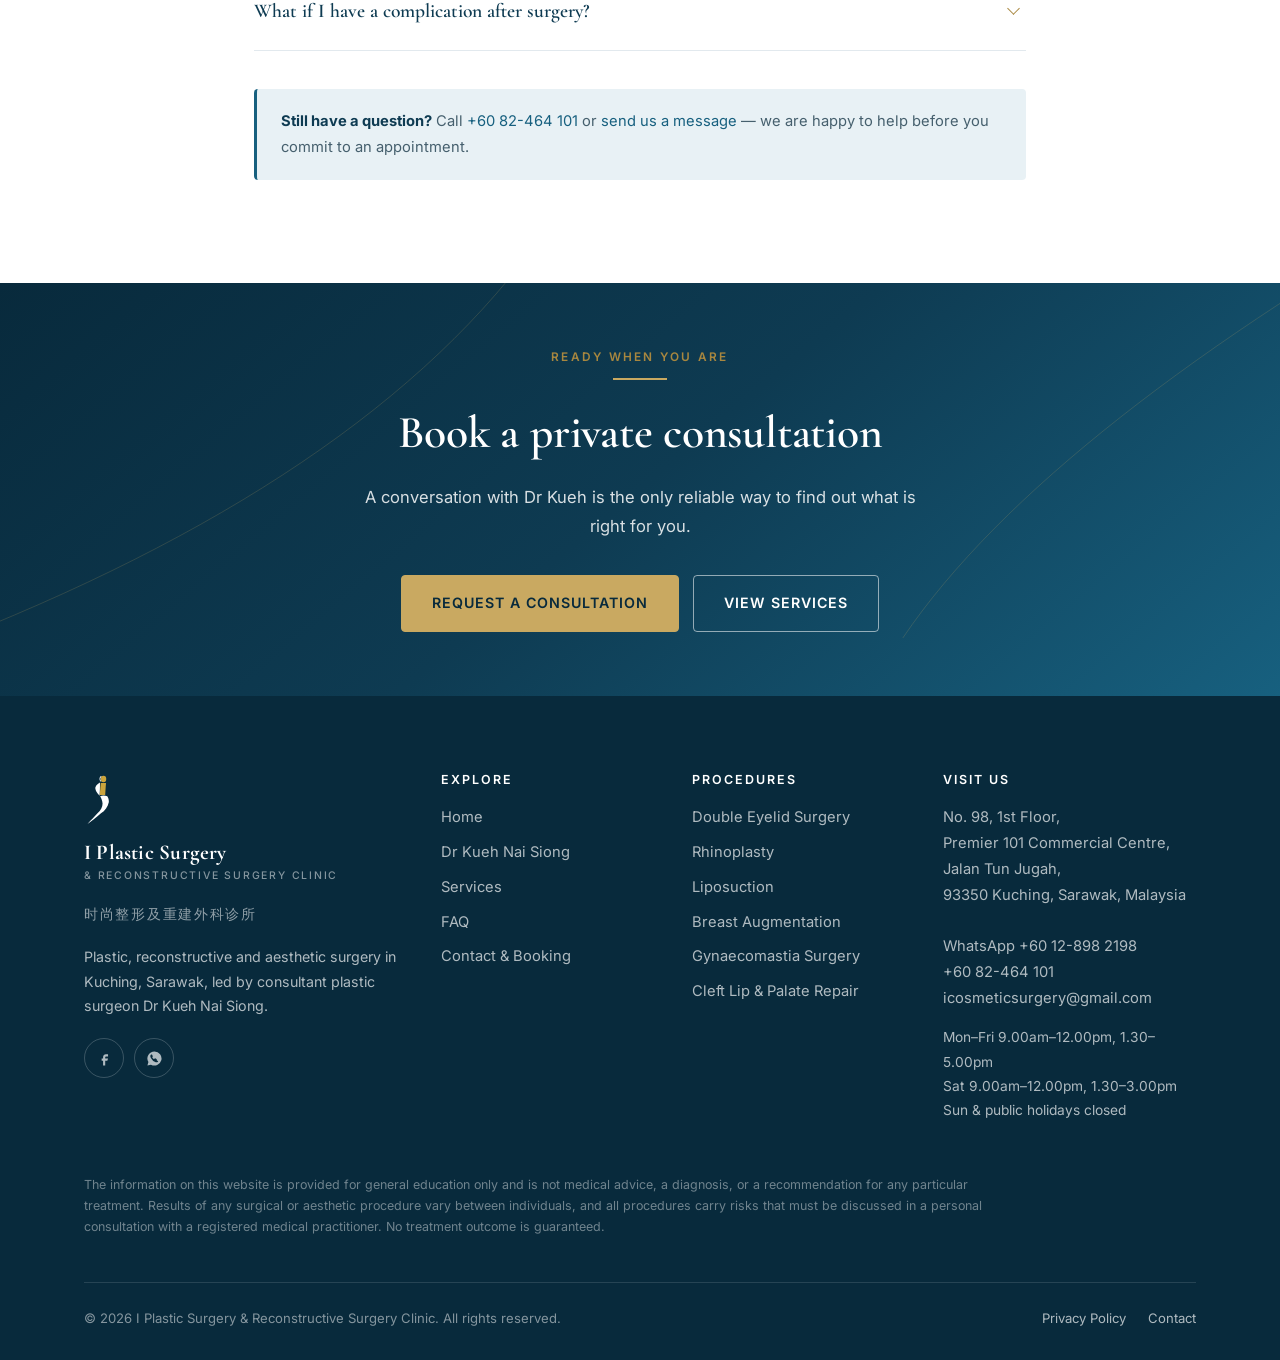
<file: faq.html>
<!DOCTYPE html>
<html lang="en">
<head>
<meta charset="utf-8">
<meta name="viewport" content="width=device-width, initial-scale=1">

<title>Plastic Surgery FAQ | Consultations, Costs &amp; Recovery — Kuching</title>
<meta name="description" content="Common questions about plastic surgery in Kuching: booking a consultation with Dr Kueh Nai Siong, costs, where surgery is performed, recovery and insurance.">
<link rel="canonical" href="https://iplasticsurgeryclinic.com/faq.html">
<meta name="robots" content="index, follow, max-image-preview:large">

<meta property="og:type" content="website">
<meta property="og:site_name" content="I Plastic Surgery &amp; Reconstructive Surgery Clinic">
<meta property="og:title" content="Plastic Surgery FAQ | I Plastic Surgery Clinic, Kuching">
<meta property="og:description" content="Consultations, costs, recovery and referrals — answers to the questions patients ask most.">
<meta property="og:url" content="https://iplasticsurgeryclinic.com/faq.html">
<meta property="og:image" content="https://iplasticsurgeryclinic.com/assets/img/clinic-brand.jpg">
<meta property="og:locale" content="en_MY">
<meta name="twitter:card" content="summary_large_image">

<link rel="icon" href="assets/img/favicon.svg" type="image/svg+xml">
<link rel="preconnect" href="https://fonts.googleapis.com">
<link rel="preconnect" href="https://fonts.gstatic.com" crossorigin>
<link href="https://fonts.googleapis.com/css2?family=Cormorant+Garamond:ital,wght@0,400;0,600;0,700;1,400;1,600&family=Inter:wght@400;500;600&display=swap" rel="stylesheet">
<link rel="stylesheet" href="assets/css/style.css">

<!-- FAQPage structured data: lets Google show these Q&As directly in search -->
<script type="application/ld+json">
{
  "@context": "https://schema.org",
  "@type": "FAQPage",
  "mainEntity": [
    {
      "@type": "Question",
      "name": "How do I book a consultation with Dr Kueh Nai Siong?",
      "acceptedAnswer": { "@type": "Answer", "text": "Call the clinic on +60 82-464 101 during clinic hours, message us on WhatsApp, or complete the consultation request form on our contact page. Our team will call you back to confirm a date and time." }
    },
    {
      "@type": "Question",
      "name": "Where is I Plastic Surgery Clinic located in Kuching?",
      "acceptedAnswer": { "@type": "Answer", "text": "The clinic is at No. 98, 1st Floor, Premier 101 Commercial Centre, Jalan Tun Jugah, 93350 Kuching, Sarawak, Malaysia. Parking is available on site." }
    },
    {
      "@type": "Question",
      "name": "Do I need a referral from another doctor?",
      "acceptedAnswer": { "@type": "Answer", "text": "No referral is required to book a consultation. If you already have a referral letter, imaging or previous operation notes, please bring them, as they help Dr Kueh assess your case accurately." }
    },
    {
      "@type": "Question",
      "name": "What happens at the first consultation?",
      "acceptedAnswer": { "@type": "Answer", "text": "Dr Kueh will take your medical history, examine the area of concern, and discuss the options available including their risks, limitations, recovery time and cost. You are under no obligation to proceed, and you will be given time to consider before deciding." }
    },
    {
      "@type": "Question",
      "name": "Where is surgery performed?",
      "acceptedAnswer": { "@type": "Answer", "text": "Minor procedures under local anaesthetic are performed at the clinic. Procedures requiring general anaesthesia or an inpatient stay are performed at accredited private hospitals where Dr Kueh holds visiting privileges, including KPJ Kuching Specialist Hospital, Normah Medical Specialist Centre and Borneo Medical Centre." }
    },
    {
      "@type": "Question",
      "name": "How much does plastic surgery cost in Kuching?",
      "acceptedAnswer": { "@type": "Answer", "text": "Cost depends on the procedure, the anaesthesia required, the length of hospital stay and your individual anatomy, so it cannot be quoted accurately before an examination. A written estimate covering surgeon, anaesthetist and facility fees is provided after your consultation." }
    },
    {
      "@type": "Question",
      "name": "How long is the recovery after surgery?",
      "acceptedAnswer": { "@type": "Answer", "text": "Recovery varies widely by procedure. Minor in-clinic treatments may need no downtime, while major body contouring surgery can require several weeks away from work and months before swelling fully settles. Dr Kueh will give you a realistic timeline for your specific procedure at consultation." }
    },
    {
      "@type": "Question",
      "name": "Will my insurance cover the procedure?",
      "acceptedAnswer": { "@type": "Answer", "text": "Reconstructive surgery performed for a medical reason, such as after trauma, burns or cancer, is often covered by medical insurance, while purely cosmetic surgery generally is not. Our team can provide the documentation your insurer requires so you can check your policy before proceeding." }
    },
    {
      "@type": "Question",
      "name": "What languages are spoken at the clinic?",
      "acceptedAnswer": { "@type": "Answer", "text": "Consultations can be conducted in English, Mandarin, Hakka or Bahasa Malaysia." }
    },
    {
      "@type": "Question",
      "name": "Can I see before and after photographs of previous patients?",
      "acceptedAnswer": { "@type": "Answer", "text": "Malaysian regulations on medical advertising do not permit clinics to publish before and after photographs or patient testimonials on public websites. Relevant clinical examples may be discussed with you privately during your consultation." }
    }
  ]
}
</script>
<script type="application/ld+json">
{
  "@context": "https://schema.org",
  "@type": "BreadcrumbList",
  "itemListElement": [
    { "@type": "ListItem", "position": 1, "name": "Home", "item": "https://iplasticsurgeryclinic.com/" },
    { "@type": "ListItem", "position": 2, "name": "FAQ", "item": "https://iplasticsurgeryclinic.com/faq.html" }
  ]
}
</script>
</head>

<body>
<a class="skip-link" href="#main">Skip to content</a>

<div class="topbar">
  <div class="wrap">
    <span>
      <svg width="13" height="13" viewBox="0 0 24 24" fill="none" stroke="currentColor" stroke-width="2" aria-hidden="true"><path d="M21 10c0 7-9 13-9 13s-9-6-9-13a9 9 0 0 1 18 0z"/><circle cx="12" cy="10" r="3"/></svg>
      Premier 101, Jalan Tun Jugah, Kuching
    </span>
    <span>
      <svg width="13" height="13" viewBox="0 0 24 24" fill="none" stroke="currentColor" stroke-width="2" aria-hidden="true"><path d="M22 16.9v3a2 2 0 0 1-2.2 2 19.8 19.8 0 0 1-8.6-3.1 19.5 19.5 0 0 1-6-6A19.8 19.8 0 0 1 2.1 4.2 2 2 0 0 1 4.1 2h3a2 2 0 0 1 2 1.7c.1 1 .4 1.9.7 2.8a2 2 0 0 1-.5 2.1L8.1 9.8a16 16 0 0 0 6 6l1.2-1.2a2 2 0 0 1 2.1-.5c.9.3 1.8.6 2.8.7a2 2 0 0 1 1.8 2.1z"/></svg>
      <a href="tel:+6082464101">+60 82-464 101</a>
    </span>
  </div>
</div>

<header class="site-header">
  <div class="wrap">
    <a class="brand" href="index.html">
      <img class="brand__mark" src="assets/img/logo-mark.svg" alt="" width="177" height="294">
      <span>
        <span class="brand__name">I Plastic Surgery</span>
        <span class="brand__sub">&amp; Reconstructive Surgery Clinic</span>
      </span>
    </a>
    <button class="nav-toggle" type="button" aria-label="Open menu" aria-expanded="false" aria-controls="primary-nav"><span></span></button>
    <nav class="nav" id="primary-nav" aria-label="Main">
      <a href="index.html">Home</a>
      <a href="about.html">Dr Kueh</a>
      <a href="services.html">Services</a>
      <a href="faq.html" aria-current="page">FAQ</a>
      <a href="contact.html">Contact</a>
      <a class="btn btn--gold btn--sm header-cta" href="contact.html#book">Book Consultation</a>
    </nav>
  </div>
</header>

<main id="main">

  <section class="page-hero">
    <svg class="page-hero__arcs" viewBox="0 0 1440 400" preserveAspectRatio="xMidYMid slice" aria-hidden="true">
      <g fill="none" stroke="#c9a961" stroke-width="1.1" opacity=".5">
        <path d="M-100 420 C 220 300, 460 150, 600 -40"/>
        <path d="M-20 440 C 300 320, 540 170, 690 -40"/>
      </g>
    </svg>
    <div class="wrap">
      <p class="crumbs"><a href="index.html">Home</a><span>/</span>FAQ</p>
      <span class="eyebrow">Before you book</span>
      <h1>Frequently Asked Questions</h1>
      <p>Answers to what patients ask us most. Anything specific to your own case is best answered in person.</p>
    </div>
  </section>

  <section>
    <div class="wrap wrap--narrow">
      <div class="faq reveal">

        <details open>
          <summary>How do I book a consultation with Dr Kueh?</summary>
          <p>
            Call the clinic on <a href="tel:+6082464101">+60 82-464 101</a> during clinic hours,
            message us on WhatsApp, or complete the
            <a href="contact.html#book">consultation request form</a>. Our team will call you
            back to confirm a date and time.
          </p>
        </details>

        <details>
          <summary>Where is the clinic located?</summary>
          <p>
            No. 98, 1st Floor, Premier 101 Commercial Centre, Jalan Tun Jugah, 93350 Kuching,
            Sarawak. Parking is available on site. See the
            <a href="contact.html">map on our contact page</a>.
          </p>
        </details>

        <details>
          <summary>Do I need a referral from another doctor?</summary>
          <p>
            No. You can book directly. If you already have a referral letter, imaging, or notes
            from a previous operation, please bring them &mdash; they help Dr Kueh assess your
            case accurately and may save you repeating tests.
          </p>
        </details>

        <details>
          <summary>What happens at the first consultation?</summary>
          <p>
            Dr Kueh will take your medical history, examine the area of concern, and set out the
            options available to you &mdash; including their risks, limitations, recovery time
            and cost.
          </p>
          <p>
            You are under no obligation to proceed. Nothing is booked on the day, and you are
            encouraged to take the written plan home and think it over.
          </p>
        </details>

        <details>
          <summary>Where will my surgery be performed?</summary>
          <p>
            Minor procedures under local anaesthetic are performed at the clinic. Anything
            requiring general anaesthesia or an inpatient stay is performed at an accredited
            private hospital where Dr Kueh holds visiting privileges &mdash; KPJ Kuching
            Specialist Hospital, Normah Medical Specialist Centre, or Borneo Medical Centre.
          </p>
        </details>

        <details>
          <summary>How much will it cost?</summary>
          <p>
            Cost depends on the procedure, the type of anaesthesia, how long you stay in
            hospital, and your individual anatomy. For that reason it cannot be quoted honestly
            over the phone or from a website.
          </p>
          <p>
            After your consultation you will receive a written estimate covering surgeon,
            anaesthetist and facility fees, so there are no surprises.
          </p>
        </details>

        <details>
          <summary>How long is recovery?</summary>
          <p>
            It varies enormously. Some in-clinic treatments have no meaningful downtime; major
            body contouring surgery can mean several weeks off work and several months before
            swelling fully settles and the final result is visible.
          </p>
          <p>
            Dr Kueh will give you a realistic timeline for your specific procedure, including
            when you can drive, return to work, and exercise again.
          </p>
        </details>

        <details>
          <summary>Will my insurance cover it?</summary>
          <p>
            Reconstructive surgery carried out for a medical reason &mdash; after trauma, burns,
            or cancer, for example &mdash; is often covered. Purely cosmetic surgery generally is
            not.
          </p>
          <p>
            Our team can provide the documentation your insurer needs so you can confirm your
            coverage before committing to anything.
          </p>
        </details>

        <details>
          <summary>What languages are spoken at the clinic?</summary>
          <p>Consultations can be held in English, Mandarin, Hakka or Bahasa Malaysia.</p>
        </details>

        <details>
          <summary>Can I see before and after photographs?</summary>
          <p>
            Malaysian regulations on medical advertising do not permit clinics to publish before
            and after photographs or patient testimonials on a public website. Where relevant,
            clinical examples can be discussed with you privately during your consultation.
          </p>
        </details>

        <details>
          <summary>Is there an age requirement?</summary>
          <p>
            Patients under 18 require the consent of a parent or legal guardian, who must attend
            the consultation. For certain procedures Dr Kueh may recommend waiting until growth
            is complete, and will explain why.
          </p>
        </details>

        <details>
          <summary>What if I have a complication after surgery?</summary>
          <p>
            You will be given clear post-operative instructions and a direct contact for the
            clinic. Follow-up appointments are part of your treatment, not an added cost. In a
            genuine emergency, go straight to the nearest hospital emergency department or call
            <a href="tel:999">999</a>.
          </p>
        </details>

      </div>

      <div class="notice reveal" style="margin-top:38px">
        <strong>Still have a question?</strong> Call
        <a href="tel:+6082464101">+60 82-464 101</a> or
        <a href="contact.html#book">send us a message</a> &mdash; we are happy to help before you
        commit to an appointment.
      </div>
    </div>
  </section>

  <section class="cta-band section--tight">
    <svg class="cta-band__arcs" viewBox="0 0 1440 400" preserveAspectRatio="xMidYMid slice" aria-hidden="true">
      <g fill="none" stroke="#c9a961" stroke-width="1.1" opacity=".5">
        <path d="M-100 420 C 220 300, 460 150, 600 -40"/>
        <path d="M1540 -40 C 1260 130, 1060 300, 980 460"/>
      </g>
    </svg>
    <div class="wrap">
      <span class="eyebrow">Ready when you are</span>
      <hr class="rule">
      <h2>Book a private consultation</h2>
      <p>A conversation with Dr Kueh is the only reliable way to find out what is right for you.</p>
      <div class="hero__actions">
        <a class="btn btn--gold" href="contact.html#book">Request a Consultation</a>
        <a class="btn btn--ghost" href="services.html">View Services</a>
      </div>
    </div>
  </section>

</main>

<footer class="site-footer">
  <div class="wrap">
    <div class="footer-grid">
      <div class="footer-brand">
        <img class="footer-brand__logo" src="assets/img/logo-mark-light.svg" alt="" width="177" height="294">
        <span class="brand__name">I Plastic Surgery</span>
        <span class="brand__sub">&amp; Reconstructive Surgery Clinic</span>
        <p class="footer-zh">时尚整形及重建外科诊所</p>
        <p>Plastic, reconstructive and aesthetic surgery in Kuching, Sarawak, led by consultant plastic surgeon Dr Kueh Nai Siong.</p>
        <div class="socials">
          <a href="https://www.facebook.com/I.PLASTIC.SPECIALIST/" target="_blank" rel="noopener" aria-label="Facebook">
            <svg width="17" height="17" viewBox="0 0 24 24" fill="currentColor" aria-hidden="true"><path d="M14 9h3V6h-3c-2.2 0-4 1.8-4 4v2H8v3h2v7h3v-7h3l1-3h-4v-2c0-.6.4-1 1-1z"/></svg>
          </a>
          <a href="https://wa.me/60128982198" target="_blank" rel="noopener" aria-label="WhatsApp">
            <svg width="17" height="17" viewBox="0 0 24 24" fill="currentColor" aria-hidden="true"><path d="M12 2a10 10 0 0 0-8.6 15.1L2 22l5-1.3A10 10 0 1 0 12 2zm5.3 14.1c-.2.6-1.3 1.2-1.8 1.2-.5.1-1 .1-1.7-.1a12 12 0 0 1-6.9-6c-.5-.9-.8-1.8-.8-2.6 0-.8.4-1.5.9-1.9.2-.2.4-.3.6-.3h.5c.2 0 .4 0 .6.4l.8 2c.1.2 0 .4-.1.6l-.4.5c-.1.2-.3.3-.1.6.5.9 1.1 1.6 2 2.2.3.2.5.2.7 0l.7-.8c.2-.2.4-.2.6-.1l1.9.9c.2.1.4.2.4.4 0 .2 0 .8-.2 1.1z"/></svg>
          </a>
        </div>
      </div>

      <div>
        <h4>Explore</h4>
        <ul>
          <li><a href="index.html">Home</a></li>
          <li><a href="about.html">Dr Kueh Nai Siong</a></li>
          <li><a href="services.html">Services</a></li>
          <li><a href="faq.html">FAQ</a></li>
          <li><a href="contact.html">Contact &amp; Booking</a></li>
        </ul>
      </div>

      <div>
        <h4>Procedures</h4>
        <ul>
          <li><a href="double-eyelid-surgery-kuching.html">Double Eyelid Surgery</a></li>
          <li><a href="rhinoplasty-kuching.html">Rhinoplasty</a></li>
          <li><a href="liposuction-kuching.html">Liposuction</a></li>
          <li><a href="breast-augmentation-kuching.html">Breast Augmentation</a></li>
          <li><a href="gynaecomastia-kuching.html">Gynaecomastia Surgery</a></li>
          <li><a href="cleft-lip-repair-kuching.html">Cleft Lip &amp; Palate Repair</a></li>
        </ul>
      </div>

      <div>
        <h4>Visit Us</h4>
        <address style="font-style:normal">
          No. 98, 1st Floor,<br>
          Premier 101 Commercial Centre,<br>
          Jalan Tun Jugah,<br>
          93350 Kuching, Sarawak, Malaysia<br><br>
          WhatsApp <a href="https://wa.me/60128982198" target="_blank" rel="noopener">+60 12-898 2198</a><br>
          <a href="tel:+6082464101">+60 82-464 101</a><br>
          <a href="mailto:icosmeticsurgery@gmail.com">icosmeticsurgery@gmail.com</a>
        </address>
        <p style="margin-top:14px;font-size:.86rem">
          Mon&ndash;Fri 9.00am&ndash;12.00pm, 1.30&ndash;5.00pm<br>
          Sat 9.00am&ndash;12.00pm, 1.30&ndash;3.00pm<br>
          Sun &amp; public holidays closed
        </p>
      </div>
    </div>

    <p class="footer-disclaimer">
      The information on this website is provided for general education only and is not medical
      advice, a diagnosis, or a recommendation for any particular treatment. Results of any
      surgical or aesthetic procedure vary between individuals, and all procedures carry risks
      that must be discussed in a personal consultation with a registered medical practitioner.
      No treatment outcome is guaranteed.
    </p>

    <div class="footer-bottom">
      <span>&copy; <span id="year">2026</span> I Plastic Surgery &amp; Reconstructive Surgery Clinic. All rights reserved.</span>
      <nav aria-label="Legal">
        <a href="privacy.html">Privacy Policy</a>
        <a href="contact.html">Contact</a>
      </nav>
    </div>
  </div>
</footer>

<a class="wa-float" href="https://wa.me/60128982198" target="_blank" rel="noopener" aria-label="Chat with us on WhatsApp">
  <svg width="27" height="27" viewBox="0 0 24 24" fill="currentColor" aria-hidden="true"><path d="M12 2a10 10 0 0 0-8.6 15.1L2 22l5-1.3A10 10 0 1 0 12 2zm5.3 14.1c-.2.6-1.3 1.2-1.8 1.2-.5.1-1 .1-1.7-.1a12 12 0 0 1-6.9-6c-.5-.9-.8-1.8-.8-2.6 0-.8.4-1.5.9-1.9.2-.2.4-.3.6-.3h.5c.2 0 .4 0 .6.4l.8 2c.1.2 0 .4-.1.6l-.4.5c-.1.2-.3.3-.1.6.5.9 1.1 1.6 2 2.2.3.2.5.2.7 0l.7-.8c.2-.2.4-.2.6-.1l1.9.9c.2.1.4.2.4.4 0 .2 0 .8-.2 1.1z"/></svg>
</a>

<script src="assets/js/main.js" defer></script>
</body>
</html>
</file>
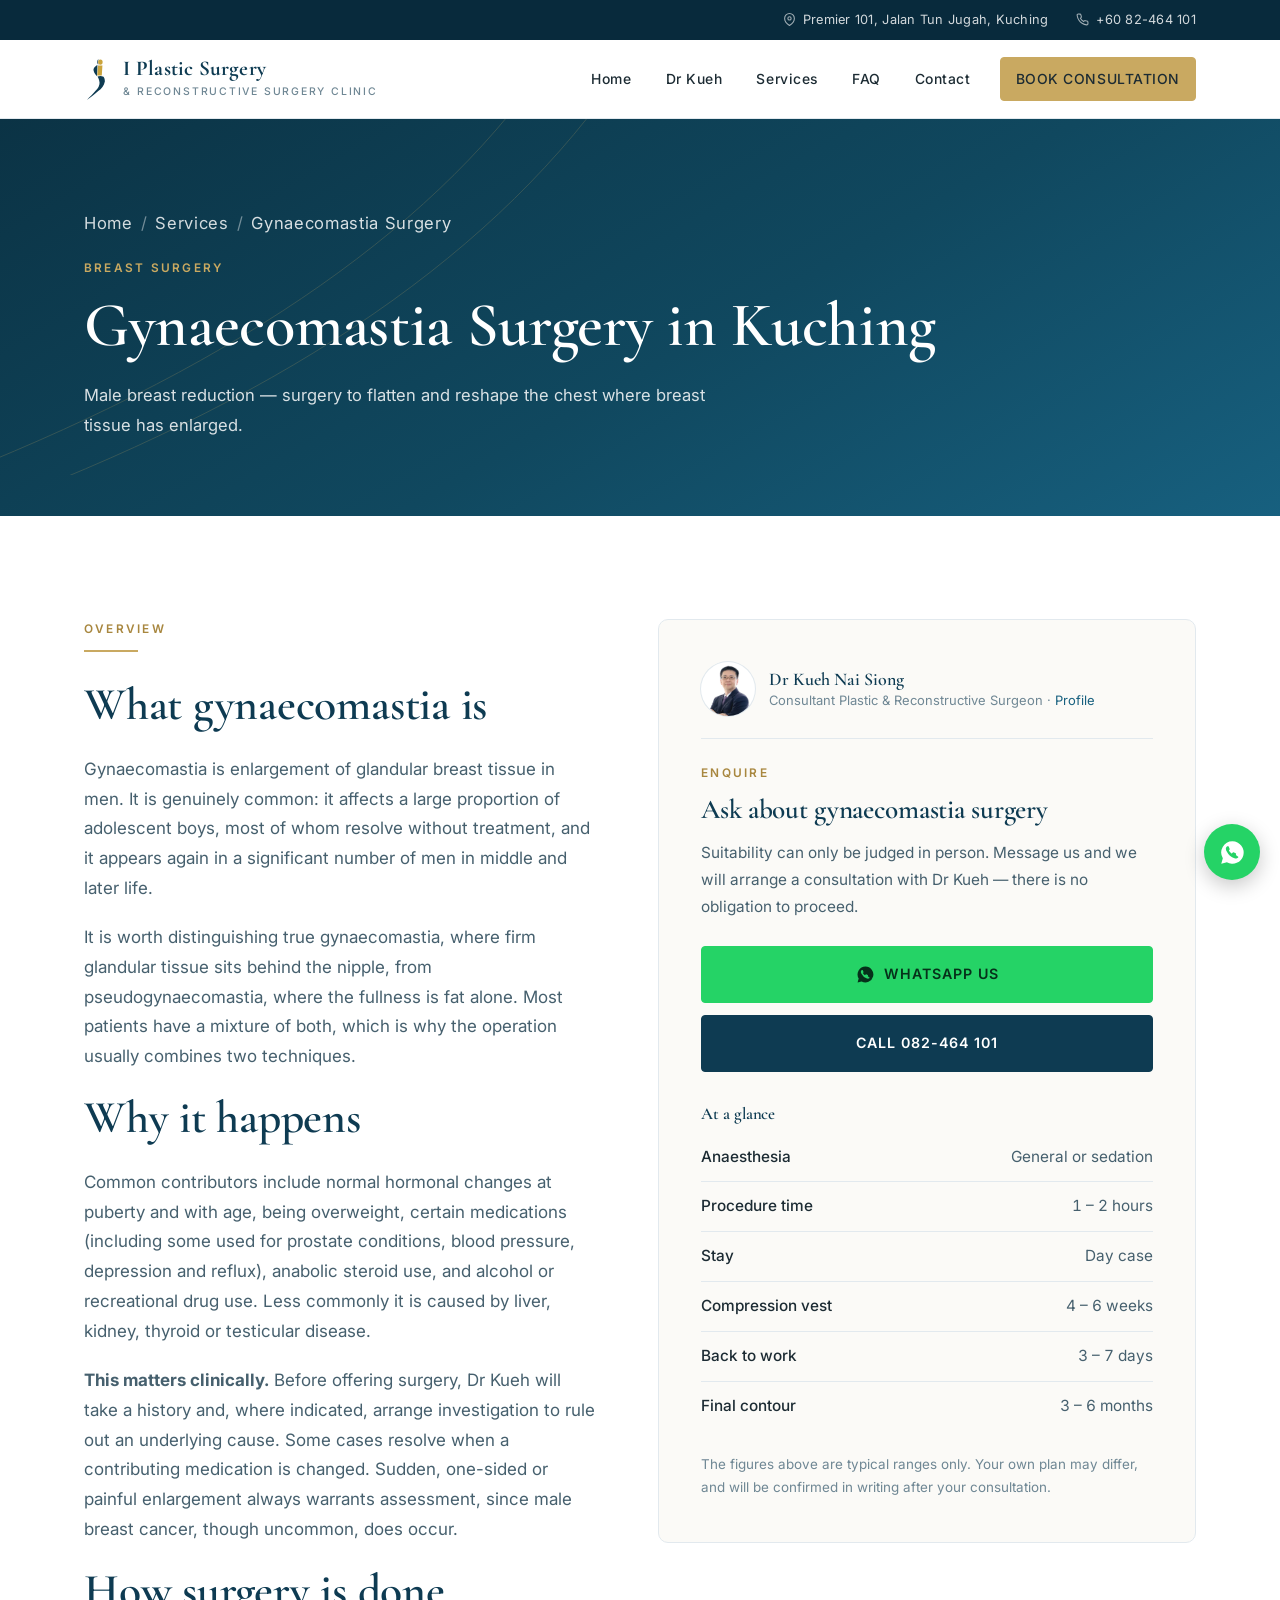
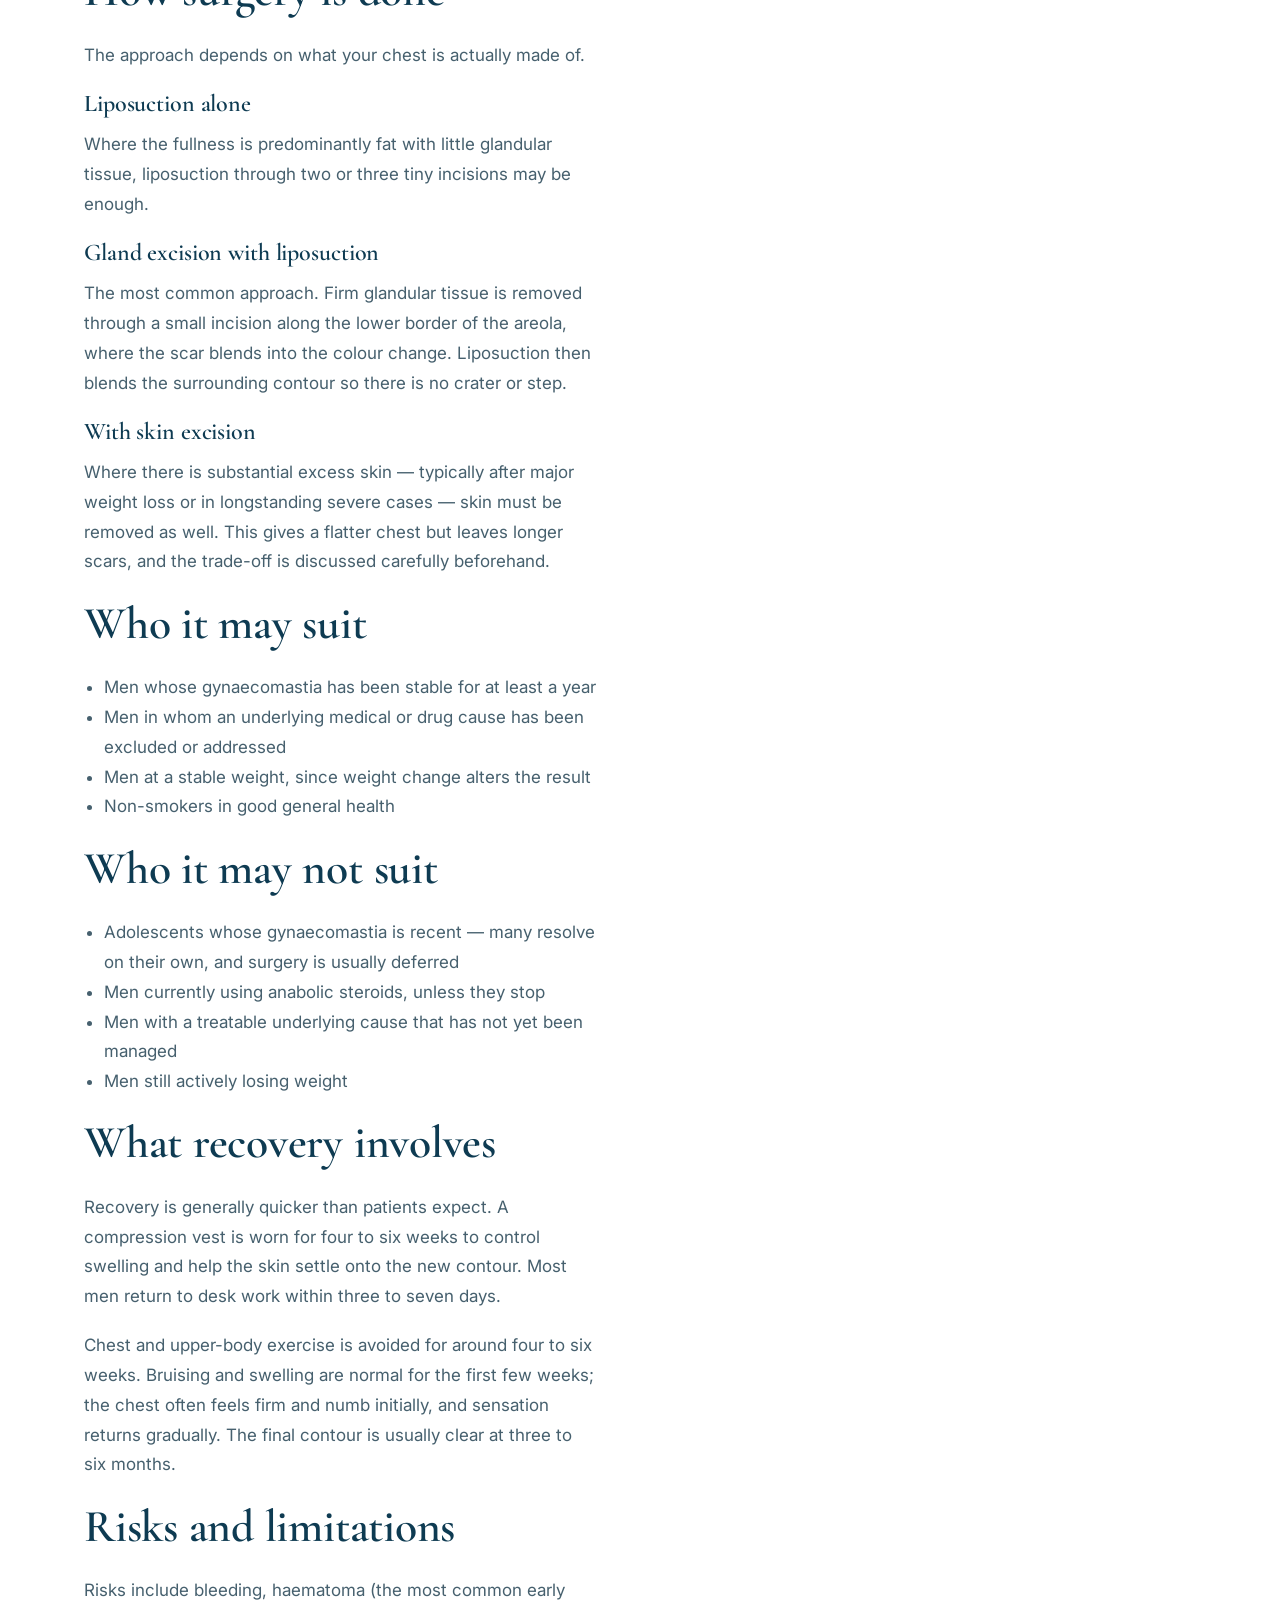
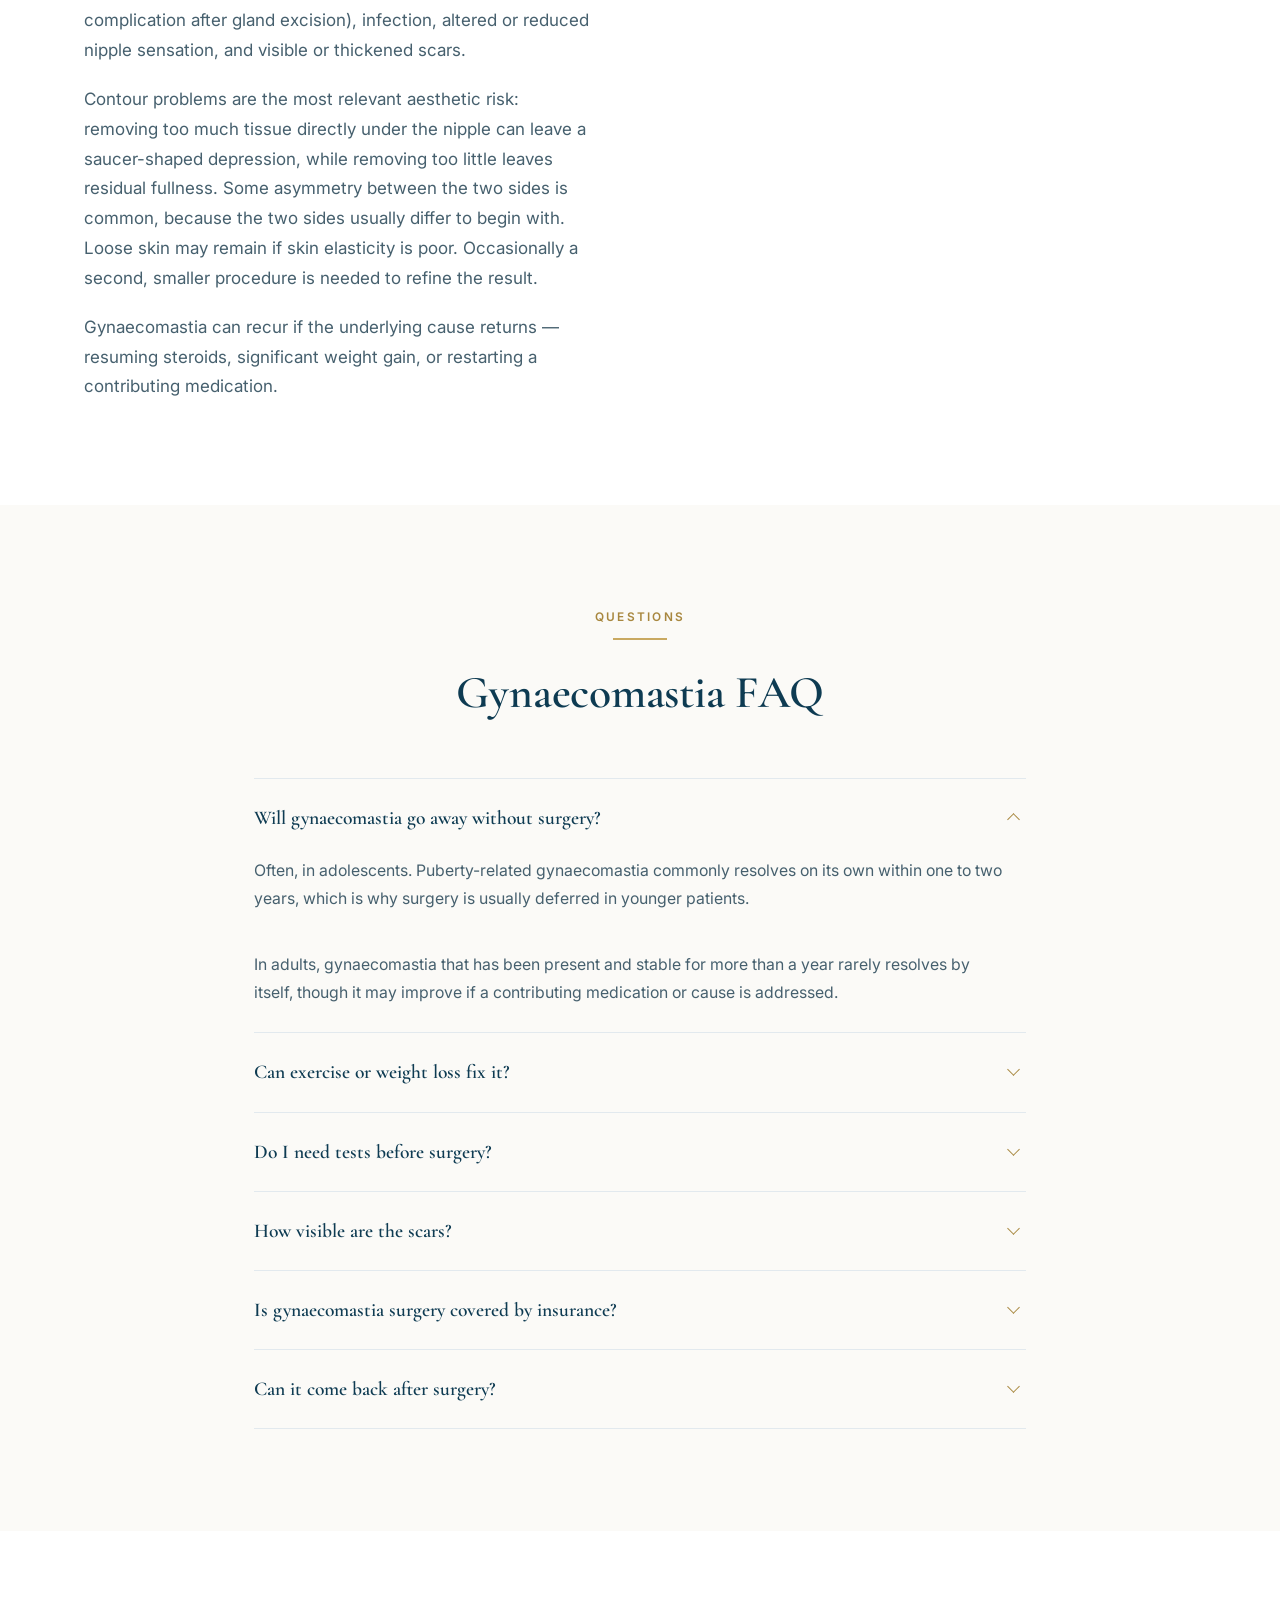
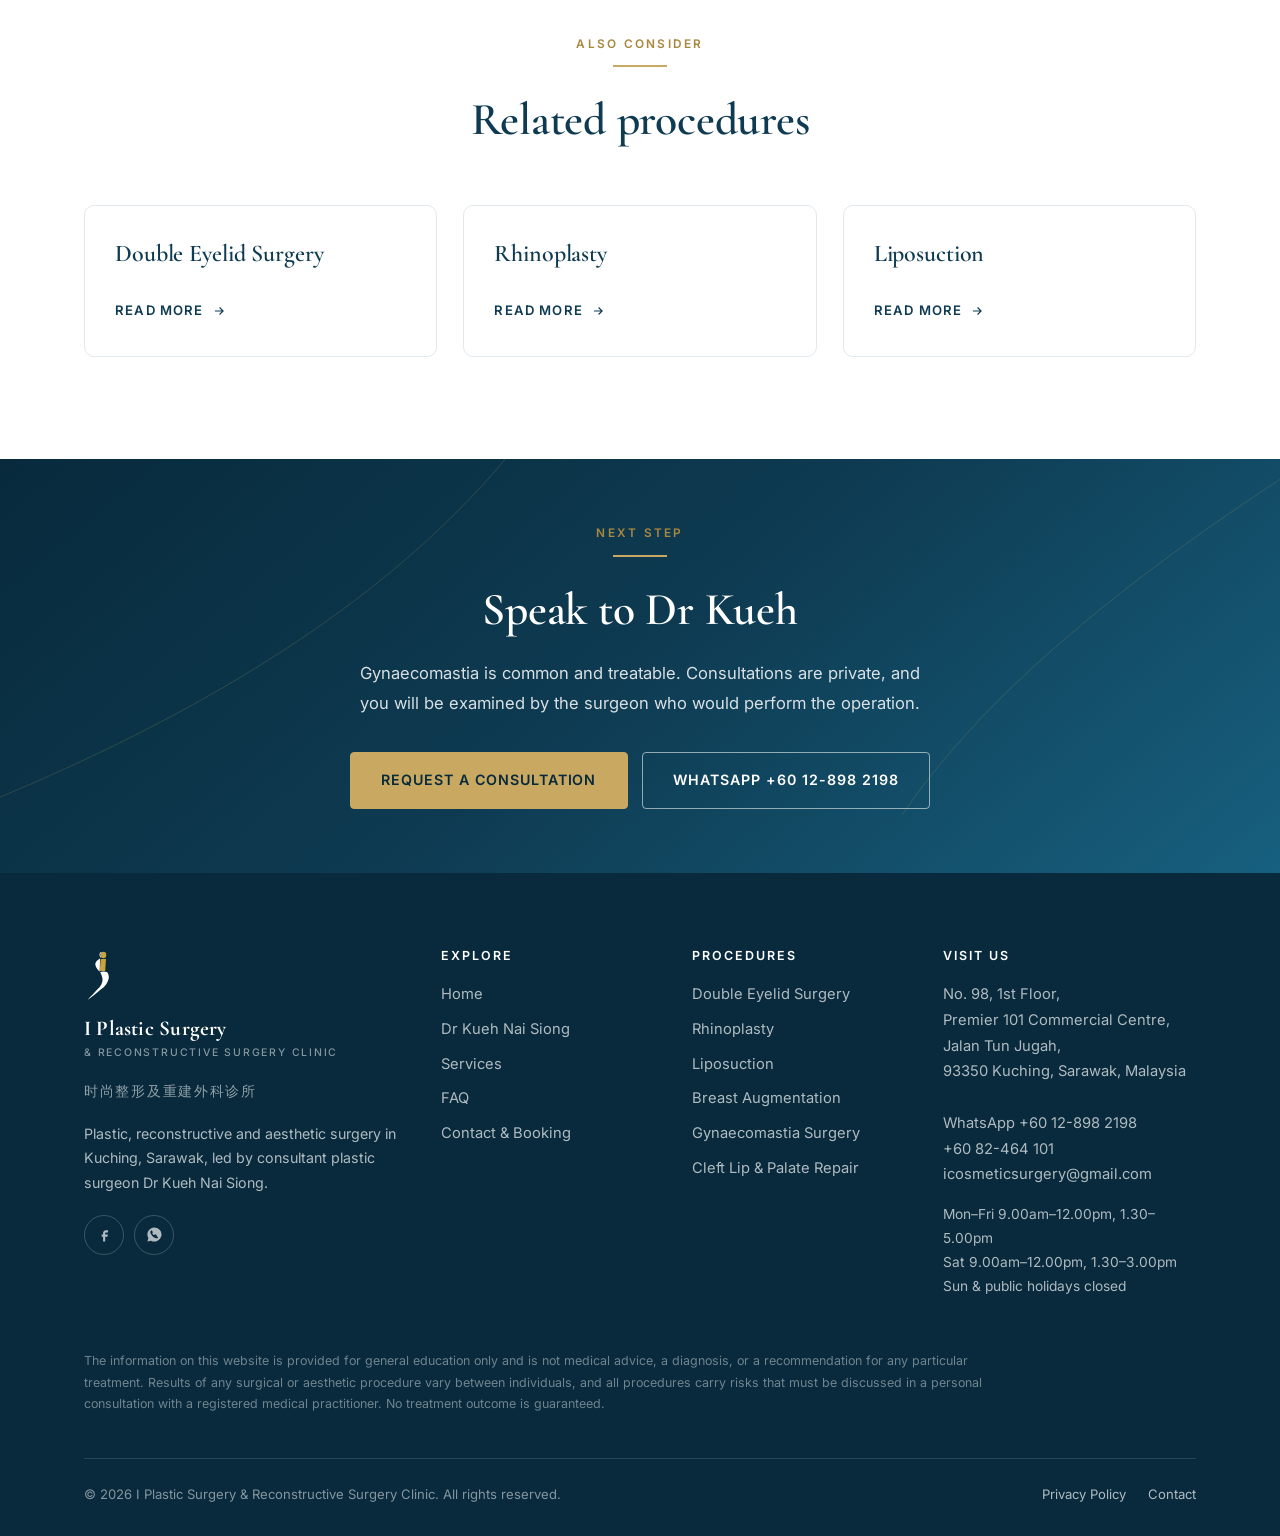
<file: gynaecomastia-kuching.html>
<!DOCTYPE html>
<html lang="en">
<head>
<meta charset="utf-8">
<meta name="viewport" content="width=device-width, initial-scale=1">

<title>Gynaecomastia Surgery in Kuching | Male Breast Reduction</title>
<meta name="description" content="Male breast reduction for gynaecomastia in Kuching, Sarawak by consultant plastic surgeon Dr Kueh Nai Siong. Causes, surgical options, recovery and how to book.">
<link rel="canonical" href="https://iplasticsurgeryclinic.com/gynaecomastia-kuching.html">
<meta name="robots" content="index, follow, max-image-preview:large">
<meta name="geo.region" content="MY-13">
<meta name="geo.placename" content="Kuching, Sarawak">

<meta property="og:type" content="article">
<meta property="og:site_name" content="I Plastic Surgery &amp; Reconstructive Surgery Clinic">
<meta property="og:title" content="Gynaecomastia Surgery in Kuching | I Plastic Surgery Clinic">
<meta property="og:description" content="Male breast reduction for gynaecomastia in Kuching, Sarawak by consultant plastic surgeon Dr Kueh Nai Siong. Causes, surgical options, recovery and how to book.">
<meta property="og:url" content="https://iplasticsurgeryclinic.com/gynaecomastia-kuching.html">
<meta property="og:image" content="https://iplasticsurgeryclinic.com/assets/img/clinic-brand.jpg">
<meta property="og:locale" content="en_MY">
<meta name="twitter:card" content="summary_large_image">

<link rel="icon" href="assets/img/favicon.svg" type="image/svg+xml">
<link rel="preconnect" href="https://fonts.googleapis.com">
<link rel="preconnect" href="https://fonts.gstatic.com" crossorigin>
<link href="https://fonts.googleapis.com/css2?family=Cormorant+Garamond:ital,wght@0,400;0,600;0,700;1,400;1,600&family=Inter:wght@400;500;600&display=swap" rel="stylesheet">
<link rel="stylesheet" href="assets/css/style.css">

<script type="application/ld+json">
{
  "@context": "https://schema.org",
  "@type": "MedicalProcedure",
  "name": "Gynaecomastia Surgery",
  "alternateName": ["Male Breast Reduction","Male Chest Contouring","男性乳房缩小手术"],
  "procedureType": "https://schema.org/SurgicalProcedure",
  "bodyLocation": "Male chest",
  "howPerformed": "Performed under general anaesthesia or sedation. Glandular tissue is excised through a small incision at the areolar border, usually combined with liposuction of surrounding fat. Skin excision is added where there is significant excess.",
  "preparation": "Underlying medical causes are excluded first. Weight should be stable and any contributing medication reviewed.",
  "followup": "A compression vest is worn for four to six weeks. Swelling settles over three to six months.",
  "url": "https://iplasticsurgeryclinic.com/gynaecomastia-kuching.html",
  "performer": {
    "@type": "Physician",
    "@id": "https://iplasticsurgeryclinic.com/about.html#drkueh",
    "name": "Dr Kueh Nai Siong"
  },
  "availableService": {
    "@type": "MedicalClinic",
    "@id": "https://iplasticsurgeryclinic.com/#clinic",
    "name": "I Plastic Surgery & Reconstructive Surgery Clinic"
  }
}
</script>
<script type="application/ld+json">
{
  "@context": "https://schema.org",
  "@type": "BreadcrumbList",
  "itemListElement": [
    { "@type": "ListItem", "position": 1, "name": "Home", "item": "https://iplasticsurgeryclinic.com/" },
    { "@type": "ListItem", "position": 2, "name": "Services", "item": "https://iplasticsurgeryclinic.com/services.html" },
    { "@type": "ListItem", "position": 3, "name": "Gynaecomastia Surgery", "item": "https://iplasticsurgeryclinic.com/gynaecomastia-kuching.html" }
  ]
}
</script>
<script type="application/ld+json">
{
  "@context": "https://schema.org",
  "@type": "FAQPage",
  "mainEntity": [
    { "@type": "Question", "name": "Will gynaecomastia go away without surgery?", "acceptedAnswer": { "@type": "Answer", "text": "Puberty-related gynaecomastia commonly resolves on its own within one to two years, so surgery is usually deferred in adolescents. In adults, gynaecomastia present and stable for more than a year rarely resolves by itself, though it may improve if a contributing cause is addressed." } },
    { "@type": "Question", "name": "Can exercise or weight loss fix it?", "acceptedAnswer": { "@type": "Answer", "text": "Weight loss reduces the fatty component and is worth doing first, but it does not remove glandular tissue, which is firm and sits directly behind the nipple. A firm disc of tissue often remains after weight loss and requires surgery." } },
    { "@type": "Question", "name": "Do I need tests before surgery?", "acceptedAnswer": { "@type": "Answer", "text": "Sometimes. A full history including medications and supplements is taken, and blood tests or imaging may be arranged if there is any suggestion of a hormonal, liver, kidney, thyroid or testicular cause, or if enlargement is one-sided, recent, painful or unusual." } },
    { "@type": "Question", "name": "How visible are the scars?", "acceptedAnswer": { "@type": "Answer", "text": "In most cases the incision follows the lower border of the areola where the natural colour change helps disguise it, and liposuction incisions are only a few millimetres. Where skin must be removed, scars are longer and more visible, and this trade-off is discussed before deciding." } },
    { "@type": "Question", "name": "Is gynaecomastia surgery covered by insurance?", "acceptedAnswer": { "@type": "Answer", "text": "Sometimes, where there is a documented medical indication such as pain or a diagnosed underlying condition. Surgery for appearance alone is usually treated as cosmetic and not covered. The clinic can provide documentation for insurers to check policy coverage." } },
    { "@type": "Question", "name": "Can it come back after surgery?", "acceptedAnswer": { "@type": "Answer", "text": "Glandular tissue that has been removed does not regrow, but gynaecomastia can recur if the original cause returns, such as resuming anabolic steroids, significant weight gain, or restarting a contributing medication." } }
  ]
}
</script>
</head>

<body>
<a class="skip-link" href="#main">Skip to content</a>

<div class="topbar">
  <div class="wrap">
    <span>
      <svg width="13" height="13" viewBox="0 0 24 24" fill="none" stroke="currentColor" stroke-width="2" aria-hidden="true"><path d="M21 10c0 7-9 13-9 13s-9-6-9-13a9 9 0 0 1 18 0z"/><circle cx="12" cy="10" r="3"/></svg>
      Premier 101, Jalan Tun Jugah, Kuching
    </span>
    <span>
      <svg width="13" height="13" viewBox="0 0 24 24" fill="none" stroke="currentColor" stroke-width="2" aria-hidden="true"><path d="M22 16.9v3a2 2 0 0 1-2.2 2 19.8 19.8 0 0 1-8.6-3.1 19.5 19.5 0 0 1-6-6A19.8 19.8 0 0 1 2.1 4.2 2 2 0 0 1 4.1 2h3a2 2 0 0 1 2 1.7c.1 1 .4 1.9.7 2.8a2 2 0 0 1-.5 2.1L8.1 9.8a16 16 0 0 0 6 6l1.2-1.2a2 2 0 0 1 2.1-.5c.9.3 1.8.6 2.8.7a2 2 0 0 1 1.8 2.1z"/></svg>
      <a href="tel:+6082464101">+60 82-464 101</a>
    </span>
  </div>
</div>

<header class="site-header">
  <div class="wrap">
    <a class="brand" href="index.html">
      <img class="brand__mark" src="assets/img/logo-mark.svg" alt="" width="177" height="294">
      <span>
        <span class="brand__name">I Plastic Surgery</span>
        <span class="brand__sub">&amp; Reconstructive Surgery Clinic</span>
      </span>
    </a>
    <button class="nav-toggle" type="button" aria-label="Open menu" aria-expanded="false" aria-controls="primary-nav"><span></span></button>
    <nav class="nav" id="primary-nav" aria-label="Main">
      <a href="index.html">Home</a>
      <a href="about.html">Dr Kueh</a>
      <a href="services.html">Services</a>
      <a href="faq.html">FAQ</a>
      <a href="contact.html">Contact</a>
      <a class="btn btn--gold btn--sm header-cta" href="contact.html#book">Book Consultation</a>
    </nav>
  </div>
</header>

<main id="main">

  <section class="page-hero">
    <svg class="page-hero__arcs" viewBox="0 0 1440 400" preserveAspectRatio="xMidYMid slice" aria-hidden="true">
      <g fill="none" stroke="#c9a961" stroke-width="1.1" opacity=".5">
        <path d="M-100 420 C 220 300, 460 150, 600 -40"/>
        <path d="M-20 440 C 300 320, 540 170, 690 -40"/>
      </g>
    </svg>
    <div class="wrap">
      <p class="crumbs"><a href="index.html">Home</a><span>/</span><a href="services.html">Services</a><span>/</span>Gynaecomastia Surgery</p>
      <span class="eyebrow">Breast Surgery</span>
      <h1>Gynaecomastia Surgery in Kuching</h1>
      <p>Male breast reduction — surgery to flatten and reshape the chest where breast tissue has enlarged.</p>
    </div>
  </section>

  <section>
    <div class="wrap">
      <div class="contact-grid">
        <div class="reveal">
          <span class="eyebrow">Overview</span>
          <hr class="rule">
          <h2>What gynaecomastia is</h2>
          <p>
            Gynaecomastia is enlargement of glandular breast tissue in men. It is genuinely
            common: it affects a large proportion of adolescent boys, most of whom resolve without
            treatment, and it appears again in a significant number of men in middle and later
            life.
          </p>
          <p>
            It is worth distinguishing true gynaecomastia, where firm glandular tissue sits behind
            the nipple, from pseudogynaecomastia, where the fullness is fat alone. Most patients
            have a mixture of both, which is why the operation usually combines two techniques.
          </p>

          <h2>Why it happens</h2>
          <p>
            Common contributors include normal hormonal changes at puberty and with age, being
            overweight, certain medications (including some used for prostate conditions, blood
            pressure, depression and reflux), anabolic steroid use, and alcohol or recreational
            drug use. Less commonly it is caused by liver, kidney, thyroid or testicular disease.
          </p>
          <p>
            <strong>This matters clinically.</strong> Before offering surgery, Dr Kueh will take a
            history and, where indicated, arrange investigation to rule out an underlying cause.
            Some cases resolve when a contributing medication is changed. Sudden, one-sided or
            painful enlargement always warrants assessment, since male breast cancer, though
            uncommon, does occur.
          </p>

          <h2>How surgery is done</h2>
          <p>
            The approach depends on what your chest is actually made of.
          </p>
          <h3>Liposuction alone</h3>
          <p>
            Where the fullness is predominantly fat with little glandular tissue, liposuction
            through two or three tiny incisions may be enough.
          </p>
          <h3>Gland excision with liposuction</h3>
          <p>
            The most common approach. Firm glandular tissue is removed through a small incision
            along the lower border of the areola, where the scar blends into the colour change.
            Liposuction then blends the surrounding contour so there is no crater or step.
          </p>
          <h3>With skin excision</h3>
          <p>
            Where there is substantial excess skin &mdash; typically after major weight loss or in
            longstanding severe cases &mdash; skin must be removed as well. This gives a flatter
            chest but leaves longer scars, and the trade-off is discussed carefully beforehand.
          </p>

          <h2>Who it may suit</h2>
          <ul>
            <li>Men whose gynaecomastia has been stable for at least a year</li>
            <li>Men in whom an underlying medical or drug cause has been excluded or addressed</li>
            <li>Men at a stable weight, since weight change alters the result</li>
            <li>Non-smokers in good general health</li>
          </ul>

          <h2>Who it may not suit</h2>
          <ul>
            <li>Adolescents whose gynaecomastia is recent &mdash; many resolve on their own, and surgery is usually deferred</li>
            <li>Men currently using anabolic steroids, unless they stop</li>
            <li>Men with a treatable underlying cause that has not yet been managed</li>
            <li>Men still actively losing weight</li>
          </ul>

          <h2>What recovery involves</h2>
          <p>
            Recovery is generally quicker than patients expect. A compression vest is worn for
            four to six weeks to control swelling and help the skin settle onto the new contour.
            Most men return to desk work within three to seven days.
          </p>
          <p>
            Chest and upper-body exercise is avoided for around four to six weeks. Bruising and
            swelling are normal for the first few weeks; the chest often feels firm and numb
            initially, and sensation returns gradually. The final contour is usually clear at
            three to six months.
          </p>

          <h2>Risks and limitations</h2>
          <p>
            Risks include bleeding, haematoma (the most common early complication after gland
            excision), infection, altered or reduced nipple sensation, and visible or thickened
            scars.
          </p>
          <p>
            Contour problems are the most relevant aesthetic risk: removing too much tissue
            directly under the nipple can leave a saucer-shaped depression, while removing too
            little leaves residual fullness. Some asymmetry between the two sides is common,
            because the two sides usually differ to begin with. Loose skin may remain if skin
            elasticity is poor. Occasionally a second, smaller procedure is needed to refine the
            result.
          </p>
          <p>
            Gynaecomastia can recur if the underlying cause returns &mdash; resuming steroids,
            significant weight gain, or restarting a contributing medication.
          </p>
        </div>

        <div class="reveal">
          <div class="book-panel">
            <div class="surgeon-chip">
              <img src="assets/img/dr-kueh-headshot.webp" alt="Dr Kueh Nai Siong" width="300" height="300" loading="lazy">
              <span>
                <strong>Dr Kueh Nai Siong</strong>
                Consultant Plastic &amp; Reconstructive Surgeon &middot; <a href="about.html">Profile</a>
              </span>
            </div>
            <span class="eyebrow">Enquire</span>
            <h2 style="font-size:1.7rem">Ask about gynaecomastia surgery</h2>
            <p style="font-size:.96rem">
              Suitability can only be judged in person. Message us and we will arrange a
              consultation with Dr Kueh &mdash; there is no obligation to proceed.
            </p>
            <div class="contact-actions">
              <a class="btn btn--wa btn--full" href="https://wa.me/60128982198?text=Hello%2C%20I%20would%20like%20to%20enquire%20about%20gynaecomastia%20surgery%20(male%20breast%20reduction)%20at%20I%20Plastic%20Surgery%20Clinic." target="_blank" rel="noopener">
                <svg width="19" height="19" viewBox="0 0 24 24" fill="currentColor" aria-hidden="true"><path d="M12 2a10 10 0 0 0-8.6 15.1L2 22l5-1.3A10 10 0 1 0 12 2zm5.3 14.1c-.2.6-1.3 1.2-1.8 1.2-.5.1-1 .1-1.7-.1a12 12 0 0 1-6.9-6c-.5-.9-.8-1.8-.8-2.6 0-.8.4-1.5.9-1.9.2-.2.4-.3.6-.3h.5c.2 0 .4 0 .6.4l.8 2c.1.2 0 .4-.1.6l-.4.5c-.1.2-.3.3-.1.6.5.9 1.1 1.6 2 2.2.3.2.5.2.7 0l.7-.8c.2-.2.4-.2.6-.1l1.9.9c.2.1.4.2.4.4 0 .2 0 .8-.2 1.1z"/></svg>
                WhatsApp Us
              </a>
              <a class="btn btn--primary btn--full" href="tel:+6082464101">Call 082-464 101</a>
            </div>

            <h3 style="font-size:1.05rem;margin-top:32px">At a glance</h3>
            <table class="hours">
              <tbody>
                <tr><th scope="row">Anaesthesia</th><td>General or sedation</td></tr>
                <tr><th scope="row">Procedure time</th><td>1 &ndash; 2 hours</td></tr>
                <tr><th scope="row">Stay</th><td>Day case</td></tr>
                <tr><th scope="row">Compression vest</th><td>4 &ndash; 6 weeks</td></tr>
                <tr><th scope="row">Back to work</th><td>3 &ndash; 7 days</td></tr>
                <tr><th scope="row">Final contour</th><td>3 &ndash; 6 months</td></tr>
              </tbody>
            </table>
            <p class="book-note">
              The figures above are typical ranges only. Your own plan may differ, and will be
              confirmed in writing after your consultation.
            </p>
          </div>
        </div>
      </div>
    </div>
  </section>

  <section class="section--cream">
    <div class="wrap wrap--narrow">
      <div class="section-head section-head--center reveal">
        <span class="eyebrow">Questions</span>
        <hr class="rule">
        <h2>Gynaecomastia FAQ</h2>
      </div>
      <div class="faq reveal">
        <details open>
          <summary>Will gynaecomastia go away without surgery?</summary>
          <p>Often, in adolescents. Puberty-related gynaecomastia commonly resolves on its own within one to two years, which is why surgery is usually deferred in younger patients.</p>
          <p>In adults, gynaecomastia that has been present and stable for more than a year rarely resolves by itself, though it may improve if a contributing medication or cause is addressed.</p>
        </details>
        <details>
          <summary>Can exercise or weight loss fix it?</summary>
          <p>Weight loss reduces the fatty component and is always worth doing first. It does not remove glandular tissue, which is firm and sits directly behind the nipple. Men who lose significant weight often find a firm disc of tissue remains, and that part requires surgery.</p>
        </details>
        <details>
          <summary>Do I need tests before surgery?</summary>
          <p>Sometimes. Dr Kueh will take a full history, including medications and supplements, and examine you. Blood tests or imaging may be arranged if there is any suggestion of a hormonal, liver, kidney, thyroid or testicular cause, or if the enlargement is one-sided, recent, painful or unusual in character.</p>
        </details>
        <details>
          <summary>How visible are the scars?</summary>
          <p>In most cases the incision follows the lower border of the areola, where the natural colour change helps disguise it. Liposuction incisions are only a few millimetres. Where skin has to be removed, scars are longer and more visible, and that trade-off is discussed in detail before you decide.</p>
        </details>
        <details>
          <summary>Is gynaecomastia surgery covered by insurance?</summary>
          <p>Sometimes, where there is a documented medical indication such as pain, or a diagnosed underlying condition. Surgery undertaken for appearance alone is usually treated as cosmetic and not covered. Our team can provide the documentation your insurer needs so you can check your policy before proceeding.</p>
        </details>
        <details>
          <summary>Can it come back after surgery?</summary>
          <p>Glandular tissue that has been removed does not regrow. However, gynaecomastia can recur if the original cause returns &mdash; resuming anabolic steroids, significant weight gain, or restarting a medication that contributed to it.</p>
        </details>
      </div>
    </div>
  </section>

  <section>
    <div class="wrap">
      <div class="section-head section-head--center reveal">
        <span class="eyebrow">Also consider</span>
        <hr class="rule">
        <h2>Related procedures</h2>
      </div>
      <div class="grid grid--3">
        <article class="card reveal">
          <h3>Double Eyelid Surgery</h3>
          <a class="card__link" href="double-eyelid-surgery-kuching.html">Read more
            <svg width="14" height="14" viewBox="0 0 24 24" fill="none" stroke="currentColor" stroke-width="2" aria-hidden="true"><path d="M5 12h14M13 6l6 6-6 6"/></svg>
          </a>
        </article>
        <article class="card reveal">
          <h3>Rhinoplasty</h3>
          <a class="card__link" href="rhinoplasty-kuching.html">Read more
            <svg width="14" height="14" viewBox="0 0 24 24" fill="none" stroke="currentColor" stroke-width="2" aria-hidden="true"><path d="M5 12h14M13 6l6 6-6 6"/></svg>
          </a>
        </article>
        <article class="card reveal">
          <h3>Liposuction</h3>
          <a class="card__link" href="liposuction-kuching.html">Read more
            <svg width="14" height="14" viewBox="0 0 24 24" fill="none" stroke="currentColor" stroke-width="2" aria-hidden="true"><path d="M5 12h14M13 6l6 6-6 6"/></svg>
          </a>
        </article>
      </div>
    </div>
  </section>

  <section class="cta-band section--tight">
    <svg class="cta-band__arcs" viewBox="0 0 1440 400" preserveAspectRatio="xMidYMid slice" aria-hidden="true">
      <g fill="none" stroke="#c9a961" stroke-width="1.1" opacity=".5">
        <path d="M-100 420 C 220 300, 460 150, 600 -40"/>
        <path d="M1540 -40 C 1260 130, 1060 300, 980 460"/>
      </g>
    </svg>
    <div class="wrap">
      <span class="eyebrow">Next step</span>
      <hr class="rule">
      <h2>Speak to Dr Kueh</h2>
      <p>Gynaecomastia is common and treatable. Consultations are private, and you will be examined by the surgeon who would perform the operation.</p>
      <div class="hero__actions">
        <a class="btn btn--gold" href="contact.html#book">Request a Consultation</a>
        <a class="btn btn--ghost" href="https://wa.me/60128982198" target="_blank" rel="noopener">WhatsApp +60 12-898 2198</a>
      </div>
    </div>
  </section>

</main>

<footer class="site-footer">
  <div class="wrap">
    <div class="footer-grid">
      <div class="footer-brand">
        <img class="footer-brand__logo" src="assets/img/logo-mark-light.svg" alt="" width="177" height="294">
        <span class="brand__name">I Plastic Surgery</span>
        <span class="brand__sub">&amp; Reconstructive Surgery Clinic</span>
        <p class="footer-zh">时尚整形及重建外科诊所</p>
        <p>Plastic, reconstructive and aesthetic surgery in Kuching, Sarawak, led by consultant plastic surgeon Dr Kueh Nai Siong.</p>
        <div class="socials">
          <a href="https://www.facebook.com/I.PLASTIC.SPECIALIST/" target="_blank" rel="noopener" aria-label="Facebook">
            <svg width="17" height="17" viewBox="0 0 24 24" fill="currentColor" aria-hidden="true"><path d="M14 9h3V6h-3c-2.2 0-4 1.8-4 4v2H8v3h2v7h3v-7h3l1-3h-4v-2c0-.6.4-1 1-1z"/></svg>
          </a>
          <a href="https://wa.me/60128982198" target="_blank" rel="noopener" aria-label="WhatsApp">
            <svg width="17" height="17" viewBox="0 0 24 24" fill="currentColor" aria-hidden="true"><path d="M12 2a10 10 0 0 0-8.6 15.1L2 22l5-1.3A10 10 0 1 0 12 2zm5.3 14.1c-.2.6-1.3 1.2-1.8 1.2-.5.1-1 .1-1.7-.1a12 12 0 0 1-6.9-6c-.5-.9-.8-1.8-.8-2.6 0-.8.4-1.5.9-1.9.2-.2.4-.3.6-.3h.5c.2 0 .4 0 .6.4l.8 2c.1.2 0 .4-.1.6l-.4.5c-.1.2-.3.3-.1.6.5.9 1.1 1.6 2 2.2.3.2.5.2.7 0l.7-.8c.2-.2.4-.2.6-.1l1.9.9c.2.1.4.2.4.4 0 .2 0 .8-.2 1.1z"/></svg>
          </a>
        </div>
      </div>

      <div>
        <h4>Explore</h4>
        <ul>
          <li><a href="index.html">Home</a></li>
          <li><a href="about.html">Dr Kueh Nai Siong</a></li>
          <li><a href="services.html">Services</a></li>
          <li><a href="faq.html">FAQ</a></li>
          <li><a href="contact.html">Contact &amp; Booking</a></li>
        </ul>
      </div>

      <div>
        <h4>Procedures</h4>
        <ul>
          <li><a href="double-eyelid-surgery-kuching.html">Double Eyelid Surgery</a></li>
          <li><a href="rhinoplasty-kuching.html">Rhinoplasty</a></li>
          <li><a href="liposuction-kuching.html">Liposuction</a></li>
          <li><a href="breast-augmentation-kuching.html">Breast Augmentation</a></li>
          <li><a href="gynaecomastia-kuching.html">Gynaecomastia Surgery</a></li>
          <li><a href="cleft-lip-repair-kuching.html">Cleft Lip &amp; Palate Repair</a></li>
        </ul>
      </div>

      <div>
        <h4>Visit Us</h4>
        <address style="font-style:normal">
          No. 98, 1st Floor,<br>
          Premier 101 Commercial Centre,<br>
          Jalan Tun Jugah,<br>
          93350 Kuching, Sarawak, Malaysia<br><br>
          WhatsApp <a href="https://wa.me/60128982198" target="_blank" rel="noopener">+60 12-898 2198</a><br>
          <a href="tel:+6082464101">+60 82-464 101</a><br>
          <a href="mailto:icosmeticsurgery@gmail.com">icosmeticsurgery@gmail.com</a>
        </address>
        <p style="margin-top:14px;font-size:.86rem">
          Mon&ndash;Fri 9.00am&ndash;12.00pm, 1.30&ndash;5.00pm<br>
          Sat 9.00am&ndash;12.00pm, 1.30&ndash;3.00pm<br>
          Sun &amp; public holidays closed
        </p>
      </div>
    </div>

    <p class="footer-disclaimer">
      The information on this website is provided for general education only and is not medical
      advice, a diagnosis, or a recommendation for any particular treatment. Results of any
      surgical or aesthetic procedure vary between individuals, and all procedures carry risks
      that must be discussed in a personal consultation with a registered medical practitioner.
      No treatment outcome is guaranteed.
    </p>

    <div class="footer-bottom">
      <span>&copy; <span id="year">2026</span> I Plastic Surgery &amp; Reconstructive Surgery Clinic. All rights reserved.</span>
      <nav aria-label="Legal">
        <a href="privacy.html">Privacy Policy</a>
        <a href="contact.html">Contact</a>
      </nav>
    </div>
  </div>
</footer>

<a class="wa-float" href="https://wa.me/60128982198" target="_blank" rel="noopener" aria-label="Chat with us on WhatsApp">
  <svg width="27" height="27" viewBox="0 0 24 24" fill="currentColor" aria-hidden="true"><path d="M12 2a10 10 0 0 0-8.6 15.1L2 22l5-1.3A10 10 0 1 0 12 2zm5.3 14.1c-.2.6-1.3 1.2-1.8 1.2-.5.1-1 .1-1.7-.1a12 12 0 0 1-6.9-6c-.5-.9-.8-1.8-.8-2.6 0-.8.4-1.5.9-1.9.2-.2.4-.3.6-.3h.5c.2 0 .4 0 .6.4l.8 2c.1.2 0 .4-.1.6l-.4.5c-.1.2-.3.3-.1.6.5.9 1.1 1.6 2 2.2.3.2.5.2.7 0l.7-.8c.2-.2.4-.2.6-.1l1.9.9c.2.1.4.2.4.4 0 .2 0 .8-.2 1.1z"/></svg>
</a>

<script src="assets/js/main.js" defer></script>
</body>
</html>
</file>
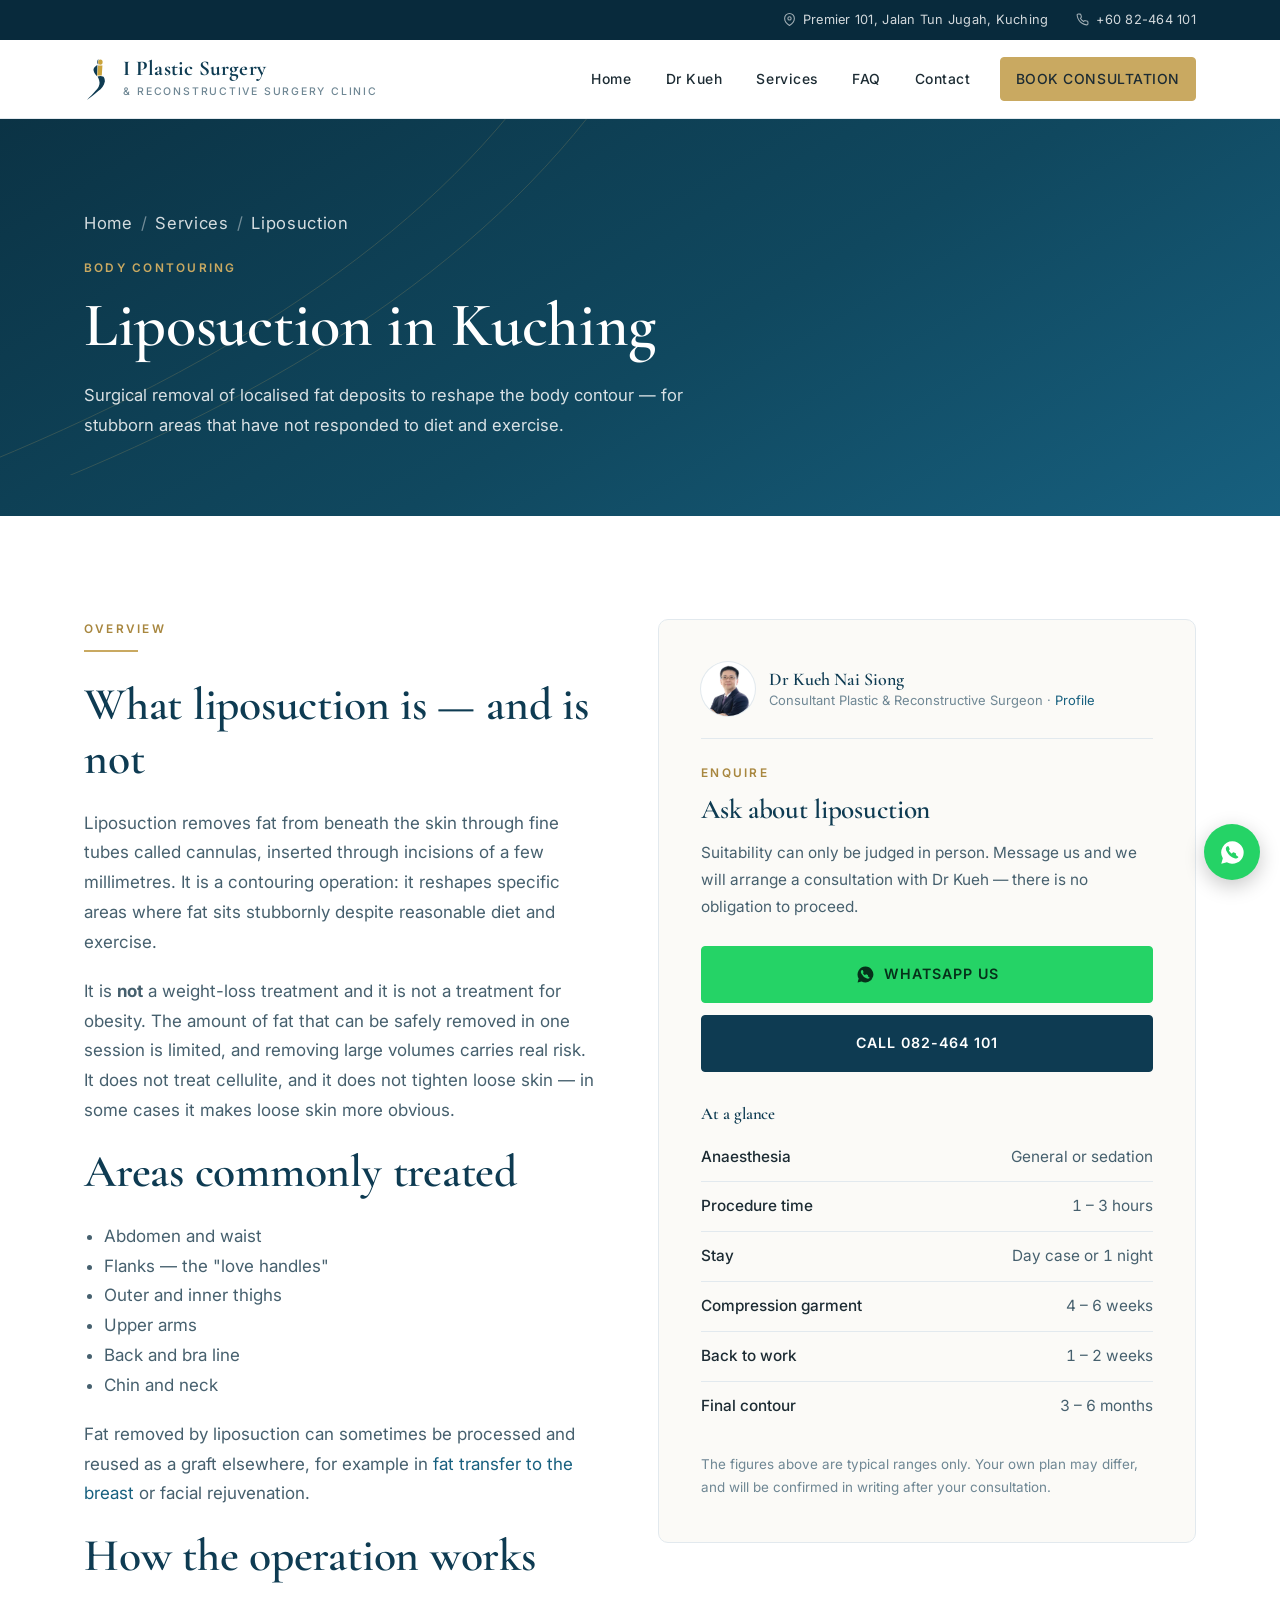
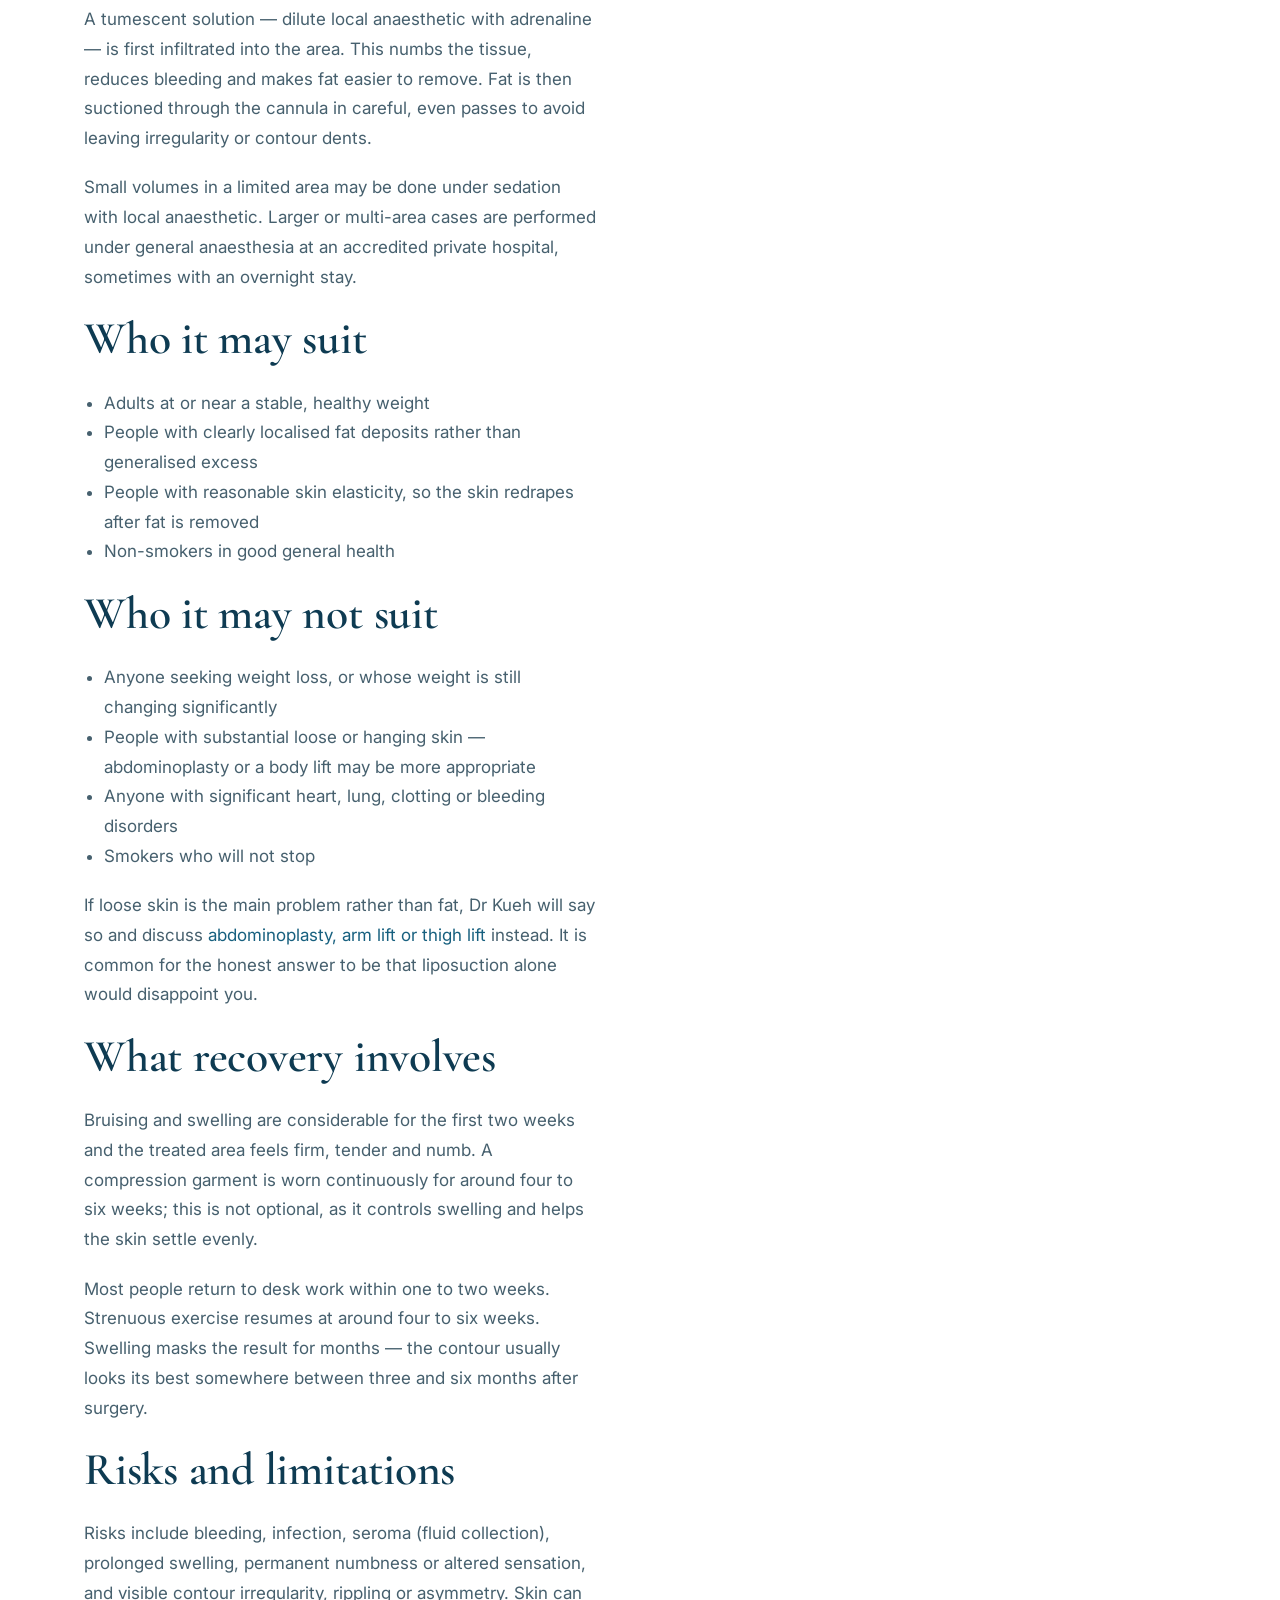
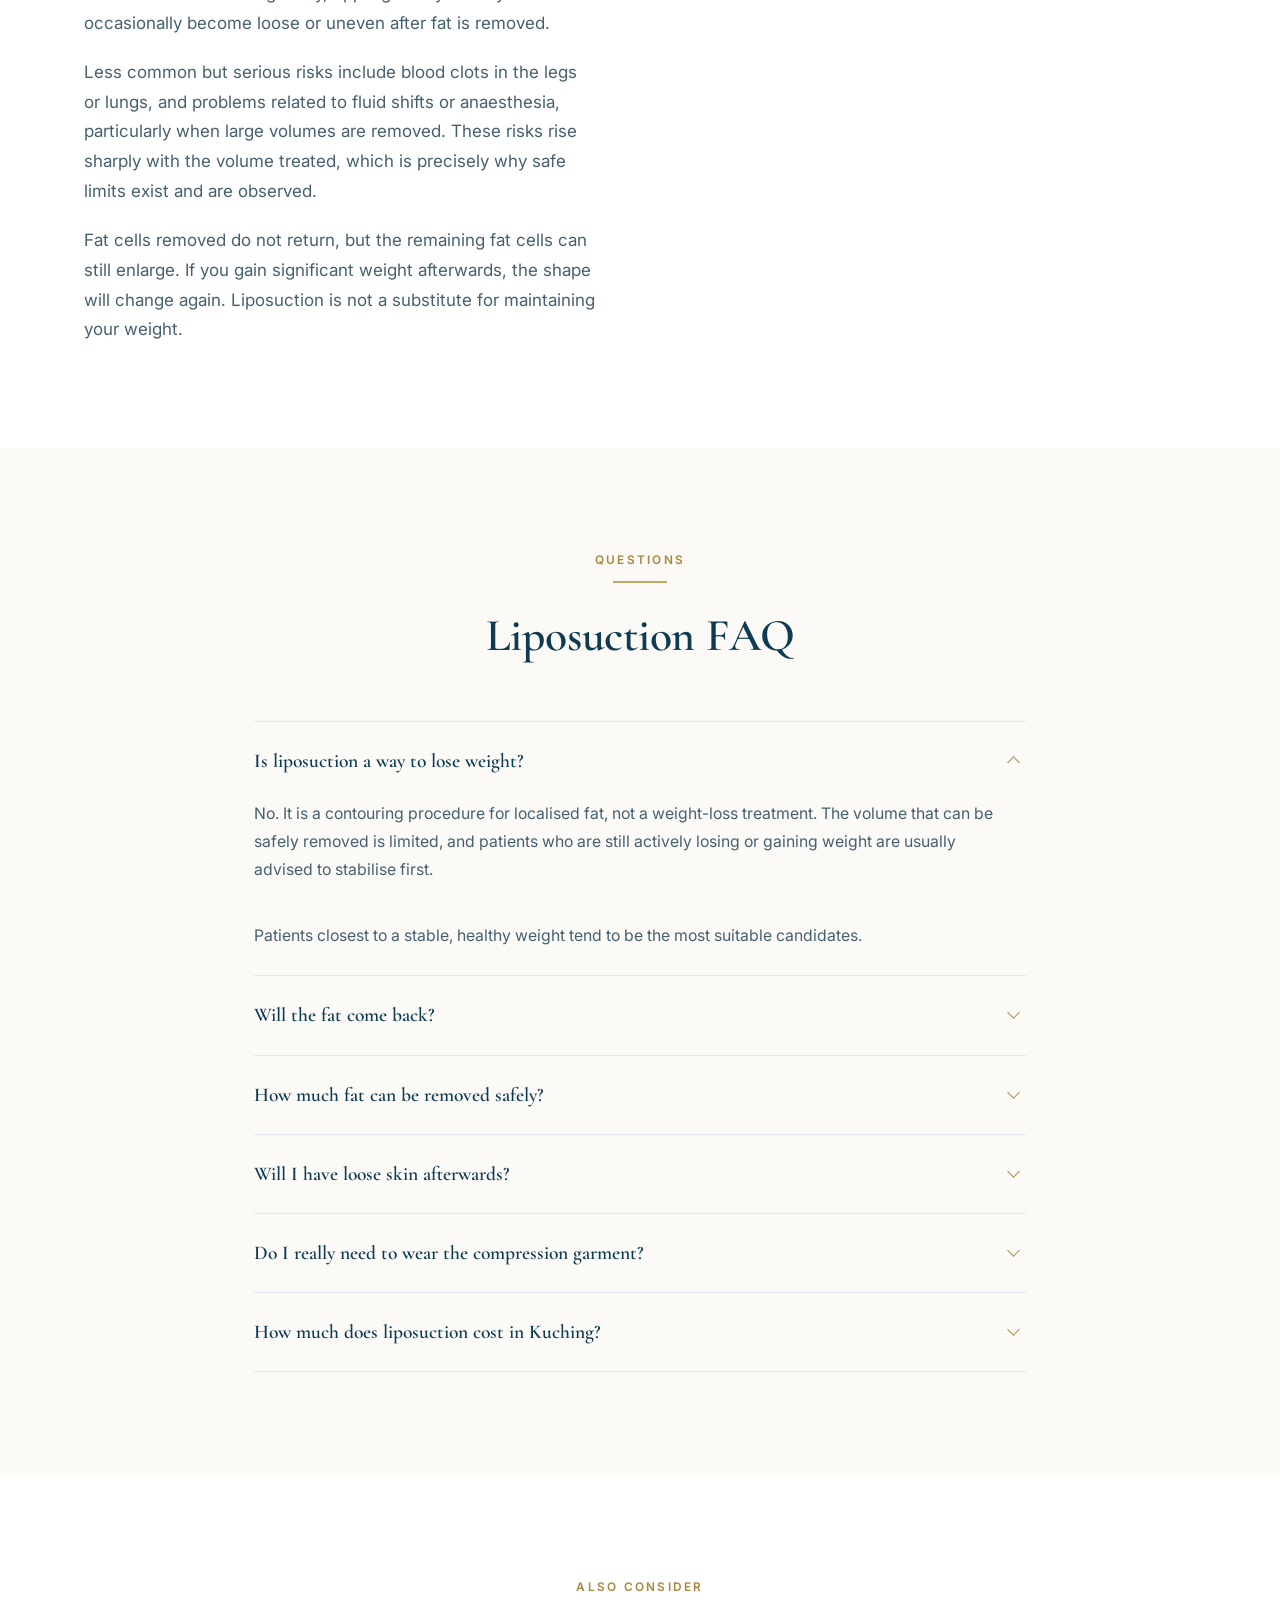
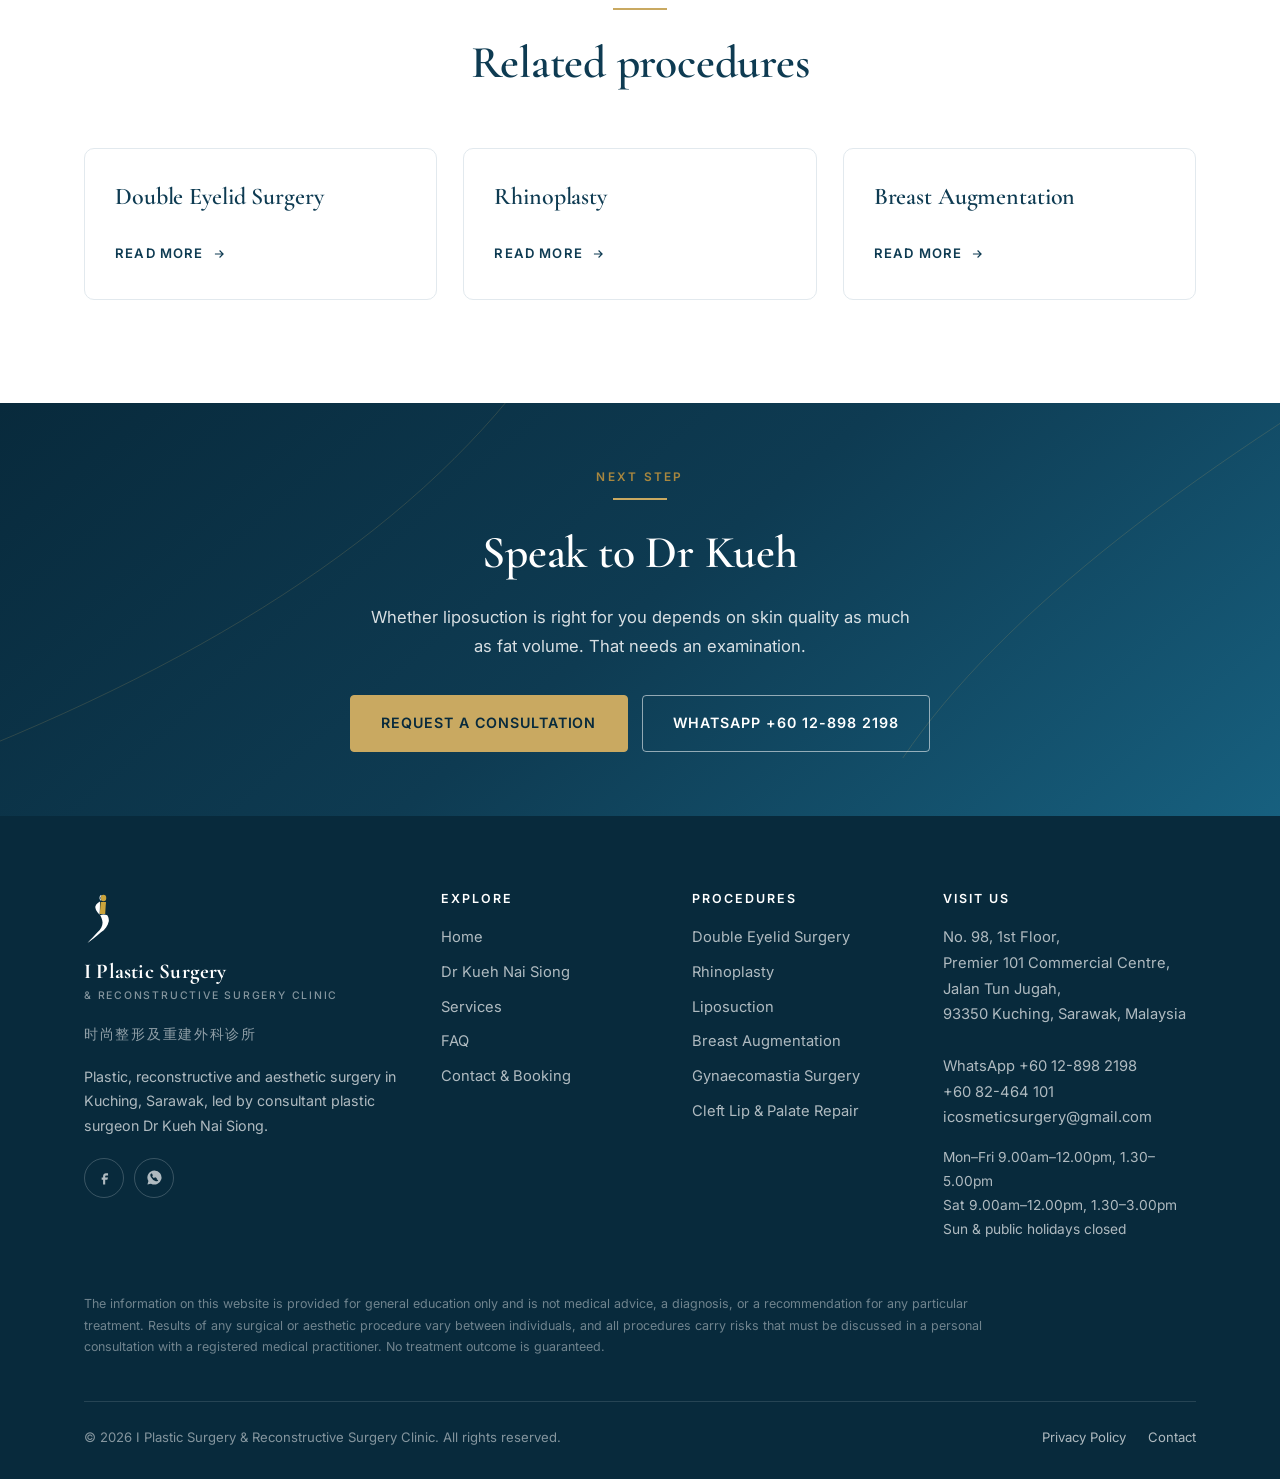
<file: liposuction-kuching.html>
<!DOCTYPE html>
<html lang="en">
<head>
<meta charset="utf-8">
<meta name="viewport" content="width=device-width, initial-scale=1">

<title>Liposuction in Kuching | Body Contouring by Dr Kueh Nai Siong</title>
<meta name="description" content="Liposuction in Kuching, Sarawak by consultant plastic surgeon Dr Kueh Nai Siong. How it works, which areas can be treated, recovery, risks and how to book.">
<link rel="canonical" href="https://iplasticsurgeryclinic.com/liposuction-kuching.html">
<meta name="robots" content="index, follow, max-image-preview:large">
<meta name="geo.region" content="MY-13">
<meta name="geo.placename" content="Kuching, Sarawak">

<meta property="og:type" content="article">
<meta property="og:site_name" content="I Plastic Surgery &amp; Reconstructive Surgery Clinic">
<meta property="og:title" content="Liposuction in Kuching | I Plastic Surgery Clinic">
<meta property="og:description" content="Liposuction in Kuching, Sarawak by consultant plastic surgeon Dr Kueh Nai Siong. How it works, which areas can be treated, recovery, risks and how to book.">
<meta property="og:url" content="https://iplasticsurgeryclinic.com/liposuction-kuching.html">
<meta property="og:image" content="https://iplasticsurgeryclinic.com/assets/img/clinic-brand.jpg">
<meta property="og:locale" content="en_MY">
<meta name="twitter:card" content="summary_large_image">

<link rel="icon" href="assets/img/favicon.svg" type="image/svg+xml">
<link rel="preconnect" href="https://fonts.googleapis.com">
<link rel="preconnect" href="https://fonts.gstatic.com" crossorigin>
<link href="https://fonts.googleapis.com/css2?family=Cormorant+Garamond:ital,wght@0,400;0,600;0,700;1,400;1,600&family=Inter:wght@400;500;600&display=swap" rel="stylesheet">
<link rel="stylesheet" href="assets/css/style.css">

<script type="application/ld+json">
{
  "@context": "https://schema.org",
  "@type": "MedicalProcedure",
  "name": "Liposuction",
  "alternateName": ["Lipoplasty","Suction-Assisted Lipectomy","抽脂手术"],
  "procedureType": "https://schema.org/SurgicalProcedure",
  "bodyLocation": "Abdomen, flanks, thighs, arms, back, neck",
  "howPerformed": "Performed under general anaesthesia or sedation with local anaesthetic. Tumescent fluid is infiltrated, then fat is removed through fine cannulas inserted via small incisions.",
  "preparation": "Weight should be stable. Smoking is stopped in advance, and blood-thinning medication paused where advised.",
  "followup": "A compression garment is worn for four to six weeks. Swelling settles over three to six months.",
  "url": "https://iplasticsurgeryclinic.com/liposuction-kuching.html",
  "performer": {
    "@type": "Physician",
    "@id": "https://iplasticsurgeryclinic.com/about.html#drkueh",
    "name": "Dr Kueh Nai Siong"
  },
  "availableService": {
    "@type": "MedicalClinic",
    "@id": "https://iplasticsurgeryclinic.com/#clinic",
    "name": "I Plastic Surgery & Reconstructive Surgery Clinic"
  }
}
</script>
<script type="application/ld+json">
{
  "@context": "https://schema.org",
  "@type": "BreadcrumbList",
  "itemListElement": [
    { "@type": "ListItem", "position": 1, "name": "Home", "item": "https://iplasticsurgeryclinic.com/" },
    { "@type": "ListItem", "position": 2, "name": "Services", "item": "https://iplasticsurgeryclinic.com/services.html" },
    { "@type": "ListItem", "position": 3, "name": "Liposuction", "item": "https://iplasticsurgeryclinic.com/liposuction-kuching.html" }
  ]
}
</script>
<script type="application/ld+json">
{
  "@context": "https://schema.org",
  "@type": "FAQPage",
  "mainEntity": [
    { "@type": "Question", "name": "Is liposuction a way to lose weight?", "acceptedAnswer": { "@type": "Answer", "text": "No. Liposuction is a contouring procedure for localised fat, not a weight-loss treatment. The volume that can be safely removed is limited, and patients are usually advised to stabilise their weight first." } },
    { "@type": "Question", "name": "Will the fat come back?", "acceptedAnswer": { "@type": "Answer", "text": "The fat cells removed do not grow back, but remaining fat cells can enlarge with weight gain, and fat may become more noticeable in untreated areas. Maintaining stable weight preserves the result." } },
    { "@type": "Question", "name": "How much fat can be removed safely?", "acceptedAnswer": { "@type": "Answer", "text": "There is a safe limit which depends on body weight, general health and whether other procedures are performed at the same time. Exceeding safe volumes significantly increases the risk of serious complications. The appropriate limit is explained at consultation." } },
    { "@type": "Question", "name": "Will I have loose skin afterwards?", "acceptedAnswer": { "@type": "Answer", "text": "It depends on skin elasticity. Skin with good elasticity generally redrapes well, while skin that has lost elasticity through age, pregnancy or major weight loss may remain loose. Where that is likely, a skin-tightening procedure such as abdominoplasty may be more appropriate." } },
    { "@type": "Question", "name": "Do I really need to wear the compression garment?", "acceptedAnswer": { "@type": "Answer", "text": "Yes. The compression garment controls swelling, reduces fluid collection and helps the skin settle smoothly onto the new contour. Stopping early tends to result in more swelling and less even results." } },
    { "@type": "Question", "name": "How much does liposuction cost in Kuching?", "acceptedAnswer": { "@type": "Answer", "text": "Cost depends on the number of areas treated, volume involved, type of anaesthesia and whether an overnight stay is required. A written estimate covering surgeon, anaesthetist and facility fees is provided after consultation." } }
  ]
}
</script>
</head>

<body>
<a class="skip-link" href="#main">Skip to content</a>

<div class="topbar">
  <div class="wrap">
    <span>
      <svg width="13" height="13" viewBox="0 0 24 24" fill="none" stroke="currentColor" stroke-width="2" aria-hidden="true"><path d="M21 10c0 7-9 13-9 13s-9-6-9-13a9 9 0 0 1 18 0z"/><circle cx="12" cy="10" r="3"/></svg>
      Premier 101, Jalan Tun Jugah, Kuching
    </span>
    <span>
      <svg width="13" height="13" viewBox="0 0 24 24" fill="none" stroke="currentColor" stroke-width="2" aria-hidden="true"><path d="M22 16.9v3a2 2 0 0 1-2.2 2 19.8 19.8 0 0 1-8.6-3.1 19.5 19.5 0 0 1-6-6A19.8 19.8 0 0 1 2.1 4.2 2 2 0 0 1 4.1 2h3a2 2 0 0 1 2 1.7c.1 1 .4 1.9.7 2.8a2 2 0 0 1-.5 2.1L8.1 9.8a16 16 0 0 0 6 6l1.2-1.2a2 2 0 0 1 2.1-.5c.9.3 1.8.6 2.8.7a2 2 0 0 1 1.8 2.1z"/></svg>
      <a href="tel:+6082464101">+60 82-464 101</a>
    </span>
  </div>
</div>

<header class="site-header">
  <div class="wrap">
    <a class="brand" href="index.html">
      <img class="brand__mark" src="assets/img/logo-mark.svg" alt="" width="177" height="294">
      <span>
        <span class="brand__name">I Plastic Surgery</span>
        <span class="brand__sub">&amp; Reconstructive Surgery Clinic</span>
      </span>
    </a>
    <button class="nav-toggle" type="button" aria-label="Open menu" aria-expanded="false" aria-controls="primary-nav"><span></span></button>
    <nav class="nav" id="primary-nav" aria-label="Main">
      <a href="index.html">Home</a>
      <a href="about.html">Dr Kueh</a>
      <a href="services.html">Services</a>
      <a href="faq.html">FAQ</a>
      <a href="contact.html">Contact</a>
      <a class="btn btn--gold btn--sm header-cta" href="contact.html#book">Book Consultation</a>
    </nav>
  </div>
</header>

<main id="main">

  <section class="page-hero">
    <svg class="page-hero__arcs" viewBox="0 0 1440 400" preserveAspectRatio="xMidYMid slice" aria-hidden="true">
      <g fill="none" stroke="#c9a961" stroke-width="1.1" opacity=".5">
        <path d="M-100 420 C 220 300, 460 150, 600 -40"/>
        <path d="M-20 440 C 300 320, 540 170, 690 -40"/>
      </g>
    </svg>
    <div class="wrap">
      <p class="crumbs"><a href="index.html">Home</a><span>/</span><a href="services.html">Services</a><span>/</span>Liposuction</p>
      <span class="eyebrow">Body Contouring</span>
      <h1>Liposuction in Kuching</h1>
      <p>Surgical removal of localised fat deposits to reshape the body contour — for stubborn areas that have not responded to diet and exercise.</p>
    </div>
  </section>

  <section>
    <div class="wrap">
      <div class="contact-grid">
        <div class="reveal">
          <span class="eyebrow">Overview</span>
          <hr class="rule">
          <h2>What liposuction is &mdash; and is not</h2>
          <p>
            Liposuction removes fat from beneath the skin through fine tubes called cannulas,
            inserted through incisions of a few millimetres. It is a contouring operation: it
            reshapes specific areas where fat sits stubbornly despite reasonable diet and
            exercise.
          </p>
          <p>
            It is <strong>not</strong> a weight-loss treatment and it is not a treatment for
            obesity. The amount of fat that can be safely removed in one session is limited, and
            removing large volumes carries real risk. It does not treat cellulite, and it does not
            tighten loose skin &mdash; in some cases it makes loose skin more obvious.
          </p>

          <h2>Areas commonly treated</h2>
          <ul>
            <li>Abdomen and waist</li>
            <li>Flanks &mdash; the "love handles"</li>
            <li>Outer and inner thighs</li>
            <li>Upper arms</li>
            <li>Back and bra line</li>
            <li>Chin and neck</li>
          </ul>
          <p>
            Fat removed by liposuction can sometimes be processed and reused as a graft elsewhere,
            for example in
            <a href="breast-augmentation-kuching.html">fat transfer to the breast</a> or facial
            rejuvenation.
          </p>

          <h2>How the operation works</h2>
          <p>
            A tumescent solution &mdash; dilute local anaesthetic with adrenaline &mdash; is first
            infiltrated into the area. This numbs the tissue, reduces bleeding and makes fat
            easier to remove. Fat is then suctioned through the cannula in careful, even passes to
            avoid leaving irregularity or contour dents.
          </p>
          <p>
            Small volumes in a limited area may be done under sedation with local anaesthetic.
            Larger or multi-area cases are performed under general anaesthesia at an accredited
            private hospital, sometimes with an overnight stay.
          </p>

          <h2>Who it may suit</h2>
          <ul>
            <li>Adults at or near a stable, healthy weight</li>
            <li>People with clearly localised fat deposits rather than generalised excess</li>
            <li>People with reasonable skin elasticity, so the skin redrapes after fat is removed</li>
            <li>Non-smokers in good general health</li>
          </ul>

          <h2>Who it may not suit</h2>
          <ul>
            <li>Anyone seeking weight loss, or whose weight is still changing significantly</li>
            <li>People with substantial loose or hanging skin &mdash; abdominoplasty or a body lift may be more appropriate</li>
            <li>Anyone with significant heart, lung, clotting or bleeding disorders</li>
            <li>Smokers who will not stop</li>
          </ul>
          <p>
            If loose skin is the main problem rather than fat, Dr Kueh will say so and discuss
            <a href="services.html#body">abdominoplasty, arm lift or thigh lift</a> instead. It is
            common for the honest answer to be that liposuction alone would disappoint you.
          </p>

          <h2>What recovery involves</h2>
          <p>
            Bruising and swelling are considerable for the first two weeks and the treated area
            feels firm, tender and numb. A compression garment is worn continuously for around
            four to six weeks; this is not optional, as it controls swelling and helps the skin
            settle evenly.
          </p>
          <p>
            Most people return to desk work within one to two weeks. Strenuous exercise resumes
            at around four to six weeks. Swelling masks the result for months &mdash; the contour
            usually looks its best somewhere between three and six months after surgery.
          </p>

          <h2>Risks and limitations</h2>
          <p>
            Risks include bleeding, infection, seroma (fluid collection), prolonged swelling,
            permanent numbness or altered sensation, and visible contour irregularity, rippling or
            asymmetry. Skin can occasionally become loose or uneven after fat is removed.
          </p>
          <p>
            Less common but serious risks include blood clots in the legs or lungs, and problems
            related to fluid shifts or anaesthesia, particularly when large volumes are removed.
            These risks rise sharply with the volume treated, which is precisely why safe limits
            exist and are observed.
          </p>
          <p>
            Fat cells removed do not return, but the remaining fat cells can still enlarge. If
            you gain significant weight afterwards, the shape will change again. Liposuction is
            not a substitute for maintaining your weight.
          </p>
        </div>

        <div class="reveal">
          <div class="book-panel">
            <div class="surgeon-chip">
              <img src="assets/img/dr-kueh-headshot.webp" alt="Dr Kueh Nai Siong" width="300" height="300" loading="lazy">
              <span>
                <strong>Dr Kueh Nai Siong</strong>
                Consultant Plastic &amp; Reconstructive Surgeon &middot; <a href="about.html">Profile</a>
              </span>
            </div>
            <span class="eyebrow">Enquire</span>
            <h2 style="font-size:1.7rem">Ask about liposuction</h2>
            <p style="font-size:.96rem">
              Suitability can only be judged in person. Message us and we will arrange a
              consultation with Dr Kueh &mdash; there is no obligation to proceed.
            </p>
            <div class="contact-actions">
              <a class="btn btn--wa btn--full" href="https://wa.me/60128982198?text=Hello%2C%20I%20would%20like%20to%20enquire%20about%20liposuction%20at%20I%20Plastic%20Surgery%20Clinic." target="_blank" rel="noopener">
                <svg width="19" height="19" viewBox="0 0 24 24" fill="currentColor" aria-hidden="true"><path d="M12 2a10 10 0 0 0-8.6 15.1L2 22l5-1.3A10 10 0 1 0 12 2zm5.3 14.1c-.2.6-1.3 1.2-1.8 1.2-.5.1-1 .1-1.7-.1a12 12 0 0 1-6.9-6c-.5-.9-.8-1.8-.8-2.6 0-.8.4-1.5.9-1.9.2-.2.4-.3.6-.3h.5c.2 0 .4 0 .6.4l.8 2c.1.2 0 .4-.1.6l-.4.5c-.1.2-.3.3-.1.6.5.9 1.1 1.6 2 2.2.3.2.5.2.7 0l.7-.8c.2-.2.4-.2.6-.1l1.9.9c.2.1.4.2.4.4 0 .2 0 .8-.2 1.1z"/></svg>
                WhatsApp Us
              </a>
              <a class="btn btn--primary btn--full" href="tel:+6082464101">Call 082-464 101</a>
            </div>

            <h3 style="font-size:1.05rem;margin-top:32px">At a glance</h3>
            <table class="hours">
              <tbody>
                <tr><th scope="row">Anaesthesia</th><td>General or sedation</td></tr>
                <tr><th scope="row">Procedure time</th><td>1 &ndash; 3 hours</td></tr>
                <tr><th scope="row">Stay</th><td>Day case or 1 night</td></tr>
                <tr><th scope="row">Compression garment</th><td>4 &ndash; 6 weeks</td></tr>
                <tr><th scope="row">Back to work</th><td>1 &ndash; 2 weeks</td></tr>
                <tr><th scope="row">Final contour</th><td>3 &ndash; 6 months</td></tr>
              </tbody>
            </table>
            <p class="book-note">
              The figures above are typical ranges only. Your own plan may differ, and will be
              confirmed in writing after your consultation.
            </p>
          </div>
        </div>
      </div>
    </div>
  </section>

  <section class="section--cream">
    <div class="wrap wrap--narrow">
      <div class="section-head section-head--center reveal">
        <span class="eyebrow">Questions</span>
        <hr class="rule">
        <h2>Liposuction FAQ</h2>
      </div>
      <div class="faq reveal">
        <details open>
          <summary>Is liposuction a way to lose weight?</summary>
          <p>No. It is a contouring procedure for localised fat, not a weight-loss treatment. The volume that can be safely removed is limited, and patients who are still actively losing or gaining weight are usually advised to stabilise first.</p>
          <p>Patients closest to a stable, healthy weight tend to be the most suitable candidates.</p>
        </details>
        <details>
          <summary>Will the fat come back?</summary>
          <p>The fat cells removed do not grow back. However, the fat cells remaining in your body can still enlarge if you gain weight, and fat may then become more noticeable in untreated areas. Maintaining a stable weight is what preserves the result.</p>
        </details>
        <details>
          <summary>How much fat can be removed safely?</summary>
          <p>There is a limit, and it depends on your body weight, general health, and whether other procedures are being performed at the same time. Exceeding safe volumes significantly increases the risk of serious complications.</p>
          <p>Dr Kueh will explain the appropriate limit for your case rather than working to a figure you have read elsewhere.</p>
        </details>
        <details>
          <summary>Will I have loose skin afterwards?</summary>
          <p>It depends on your skin elasticity. Skin with good elasticity generally redrapes well. Skin that has already lost elasticity &mdash; through age, pregnancy or major weight loss &mdash; may remain loose or look looser once the underlying fat is gone.</p>
          <p>Where that is likely, a skin-tightening procedure such as abdominoplasty may be the better option, and Dr Kueh will tell you so at consultation.</p>
        </details>
        <details>
          <summary>Do I really need to wear the compression garment?</summary>
          <p>Yes. The garment controls swelling, reduces fluid collection and helps the skin settle smoothly onto the new contour. Patients who stop wearing it early tend to have more swelling and less even results.</p>
        </details>
        <details>
          <summary>How much does liposuction cost in Kuching?</summary>
          <p>It depends on how many areas are treated, the volume involved, the type of anaesthesia, and whether an overnight hospital stay is needed. A written estimate covering surgeon, anaesthetist and facility fees is given after your consultation.</p>
        </details>
      </div>
    </div>
  </section>

  <section>
    <div class="wrap">
      <div class="section-head section-head--center reveal">
        <span class="eyebrow">Also consider</span>
        <hr class="rule">
        <h2>Related procedures</h2>
      </div>
      <div class="grid grid--3">
        <article class="card reveal">
          <h3>Double Eyelid Surgery</h3>
          <a class="card__link" href="double-eyelid-surgery-kuching.html">Read more
            <svg width="14" height="14" viewBox="0 0 24 24" fill="none" stroke="currentColor" stroke-width="2" aria-hidden="true"><path d="M5 12h14M13 6l6 6-6 6"/></svg>
          </a>
        </article>
        <article class="card reveal">
          <h3>Rhinoplasty</h3>
          <a class="card__link" href="rhinoplasty-kuching.html">Read more
            <svg width="14" height="14" viewBox="0 0 24 24" fill="none" stroke="currentColor" stroke-width="2" aria-hidden="true"><path d="M5 12h14M13 6l6 6-6 6"/></svg>
          </a>
        </article>
        <article class="card reveal">
          <h3>Breast Augmentation</h3>
          <a class="card__link" href="breast-augmentation-kuching.html">Read more
            <svg width="14" height="14" viewBox="0 0 24 24" fill="none" stroke="currentColor" stroke-width="2" aria-hidden="true"><path d="M5 12h14M13 6l6 6-6 6"/></svg>
          </a>
        </article>
      </div>
    </div>
  </section>

  <section class="cta-band section--tight">
    <svg class="cta-band__arcs" viewBox="0 0 1440 400" preserveAspectRatio="xMidYMid slice" aria-hidden="true">
      <g fill="none" stroke="#c9a961" stroke-width="1.1" opacity=".5">
        <path d="M-100 420 C 220 300, 460 150, 600 -40"/>
        <path d="M1540 -40 C 1260 130, 1060 300, 980 460"/>
      </g>
    </svg>
    <div class="wrap">
      <span class="eyebrow">Next step</span>
      <hr class="rule">
      <h2>Speak to Dr Kueh</h2>
      <p>Whether liposuction is right for you depends on skin quality as much as fat volume. That needs an examination.</p>
      <div class="hero__actions">
        <a class="btn btn--gold" href="contact.html#book">Request a Consultation</a>
        <a class="btn btn--ghost" href="https://wa.me/60128982198" target="_blank" rel="noopener">WhatsApp +60 12-898 2198</a>
      </div>
    </div>
  </section>

</main>

<footer class="site-footer">
  <div class="wrap">
    <div class="footer-grid">
      <div class="footer-brand">
        <img class="footer-brand__logo" src="assets/img/logo-mark-light.svg" alt="" width="177" height="294">
        <span class="brand__name">I Plastic Surgery</span>
        <span class="brand__sub">&amp; Reconstructive Surgery Clinic</span>
        <p class="footer-zh">时尚整形及重建外科诊所</p>
        <p>Plastic, reconstructive and aesthetic surgery in Kuching, Sarawak, led by consultant plastic surgeon Dr Kueh Nai Siong.</p>
        <div class="socials">
          <a href="https://www.facebook.com/I.PLASTIC.SPECIALIST/" target="_blank" rel="noopener" aria-label="Facebook">
            <svg width="17" height="17" viewBox="0 0 24 24" fill="currentColor" aria-hidden="true"><path d="M14 9h3V6h-3c-2.2 0-4 1.8-4 4v2H8v3h2v7h3v-7h3l1-3h-4v-2c0-.6.4-1 1-1z"/></svg>
          </a>
          <a href="https://wa.me/60128982198" target="_blank" rel="noopener" aria-label="WhatsApp">
            <svg width="17" height="17" viewBox="0 0 24 24" fill="currentColor" aria-hidden="true"><path d="M12 2a10 10 0 0 0-8.6 15.1L2 22l5-1.3A10 10 0 1 0 12 2zm5.3 14.1c-.2.6-1.3 1.2-1.8 1.2-.5.1-1 .1-1.7-.1a12 12 0 0 1-6.9-6c-.5-.9-.8-1.8-.8-2.6 0-.8.4-1.5.9-1.9.2-.2.4-.3.6-.3h.5c.2 0 .4 0 .6.4l.8 2c.1.2 0 .4-.1.6l-.4.5c-.1.2-.3.3-.1.6.5.9 1.1 1.6 2 2.2.3.2.5.2.7 0l.7-.8c.2-.2.4-.2.6-.1l1.9.9c.2.1.4.2.4.4 0 .2 0 .8-.2 1.1z"/></svg>
          </a>
        </div>
      </div>

      <div>
        <h4>Explore</h4>
        <ul>
          <li><a href="index.html">Home</a></li>
          <li><a href="about.html">Dr Kueh Nai Siong</a></li>
          <li><a href="services.html">Services</a></li>
          <li><a href="faq.html">FAQ</a></li>
          <li><a href="contact.html">Contact &amp; Booking</a></li>
        </ul>
      </div>

      <div>
        <h4>Procedures</h4>
        <ul>
          <li><a href="double-eyelid-surgery-kuching.html">Double Eyelid Surgery</a></li>
          <li><a href="rhinoplasty-kuching.html">Rhinoplasty</a></li>
          <li><a href="liposuction-kuching.html">Liposuction</a></li>
          <li><a href="breast-augmentation-kuching.html">Breast Augmentation</a></li>
          <li><a href="gynaecomastia-kuching.html">Gynaecomastia Surgery</a></li>
          <li><a href="cleft-lip-repair-kuching.html">Cleft Lip &amp; Palate Repair</a></li>
        </ul>
      </div>

      <div>
        <h4>Visit Us</h4>
        <address style="font-style:normal">
          No. 98, 1st Floor,<br>
          Premier 101 Commercial Centre,<br>
          Jalan Tun Jugah,<br>
          93350 Kuching, Sarawak, Malaysia<br><br>
          WhatsApp <a href="https://wa.me/60128982198" target="_blank" rel="noopener">+60 12-898 2198</a><br>
          <a href="tel:+6082464101">+60 82-464 101</a><br>
          <a href="mailto:icosmeticsurgery@gmail.com">icosmeticsurgery@gmail.com</a>
        </address>
        <p style="margin-top:14px;font-size:.86rem">
          Mon&ndash;Fri 9.00am&ndash;12.00pm, 1.30&ndash;5.00pm<br>
          Sat 9.00am&ndash;12.00pm, 1.30&ndash;3.00pm<br>
          Sun &amp; public holidays closed
        </p>
      </div>
    </div>

    <p class="footer-disclaimer">
      The information on this website is provided for general education only and is not medical
      advice, a diagnosis, or a recommendation for any particular treatment. Results of any
      surgical or aesthetic procedure vary between individuals, and all procedures carry risks
      that must be discussed in a personal consultation with a registered medical practitioner.
      No treatment outcome is guaranteed.
    </p>

    <div class="footer-bottom">
      <span>&copy; <span id="year">2026</span> I Plastic Surgery &amp; Reconstructive Surgery Clinic. All rights reserved.</span>
      <nav aria-label="Legal">
        <a href="privacy.html">Privacy Policy</a>
        <a href="contact.html">Contact</a>
      </nav>
    </div>
  </div>
</footer>

<a class="wa-float" href="https://wa.me/60128982198" target="_blank" rel="noopener" aria-label="Chat with us on WhatsApp">
  <svg width="27" height="27" viewBox="0 0 24 24" fill="currentColor" aria-hidden="true"><path d="M12 2a10 10 0 0 0-8.6 15.1L2 22l5-1.3A10 10 0 1 0 12 2zm5.3 14.1c-.2.6-1.3 1.2-1.8 1.2-.5.1-1 .1-1.7-.1a12 12 0 0 1-6.9-6c-.5-.9-.8-1.8-.8-2.6 0-.8.4-1.5.9-1.9.2-.2.4-.3.6-.3h.5c.2 0 .4 0 .6.4l.8 2c.1.2 0 .4-.1.6l-.4.5c-.1.2-.3.3-.1.6.5.9 1.1 1.6 2 2.2.3.2.5.2.7 0l.7-.8c.2-.2.4-.2.6-.1l1.9.9c.2.1.4.2.4.4 0 .2 0 .8-.2 1.1z"/></svg>
</a>

<script src="assets/js/main.js" defer></script>
</body>
</html>
</file>
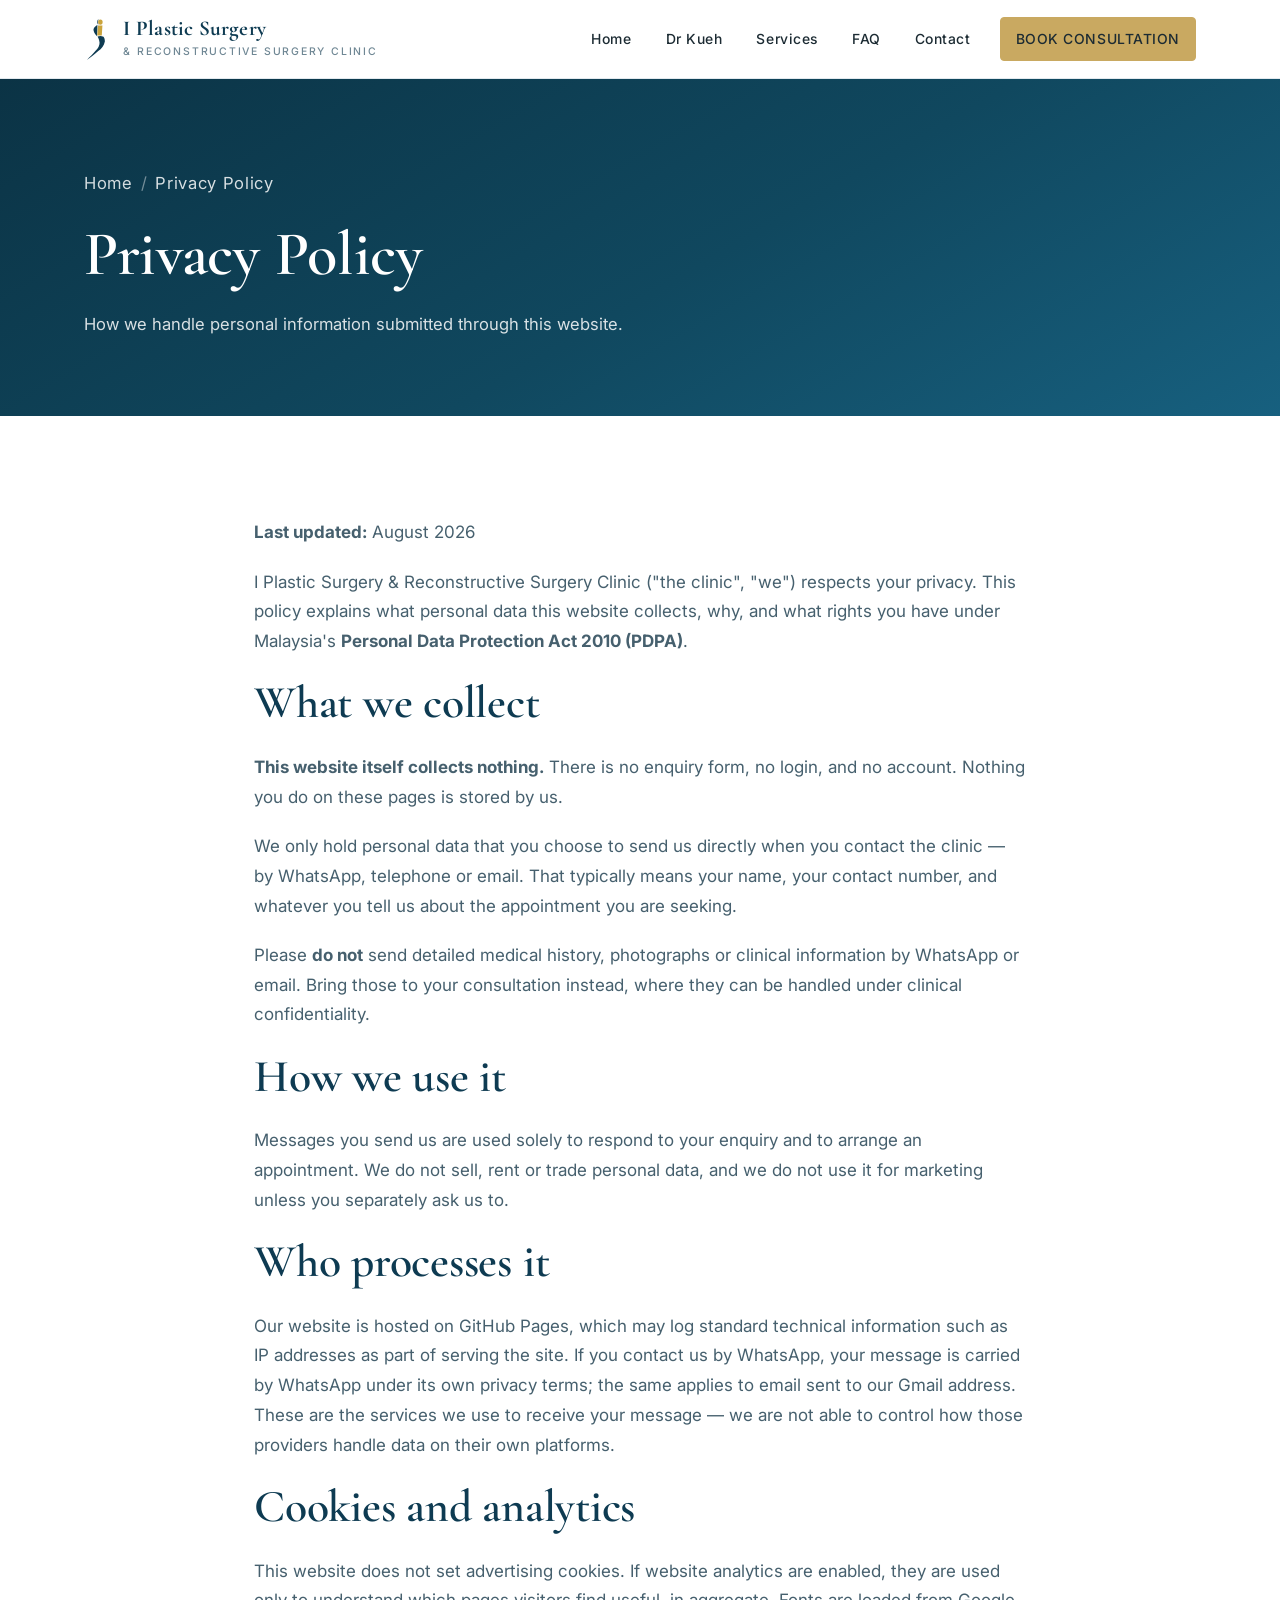
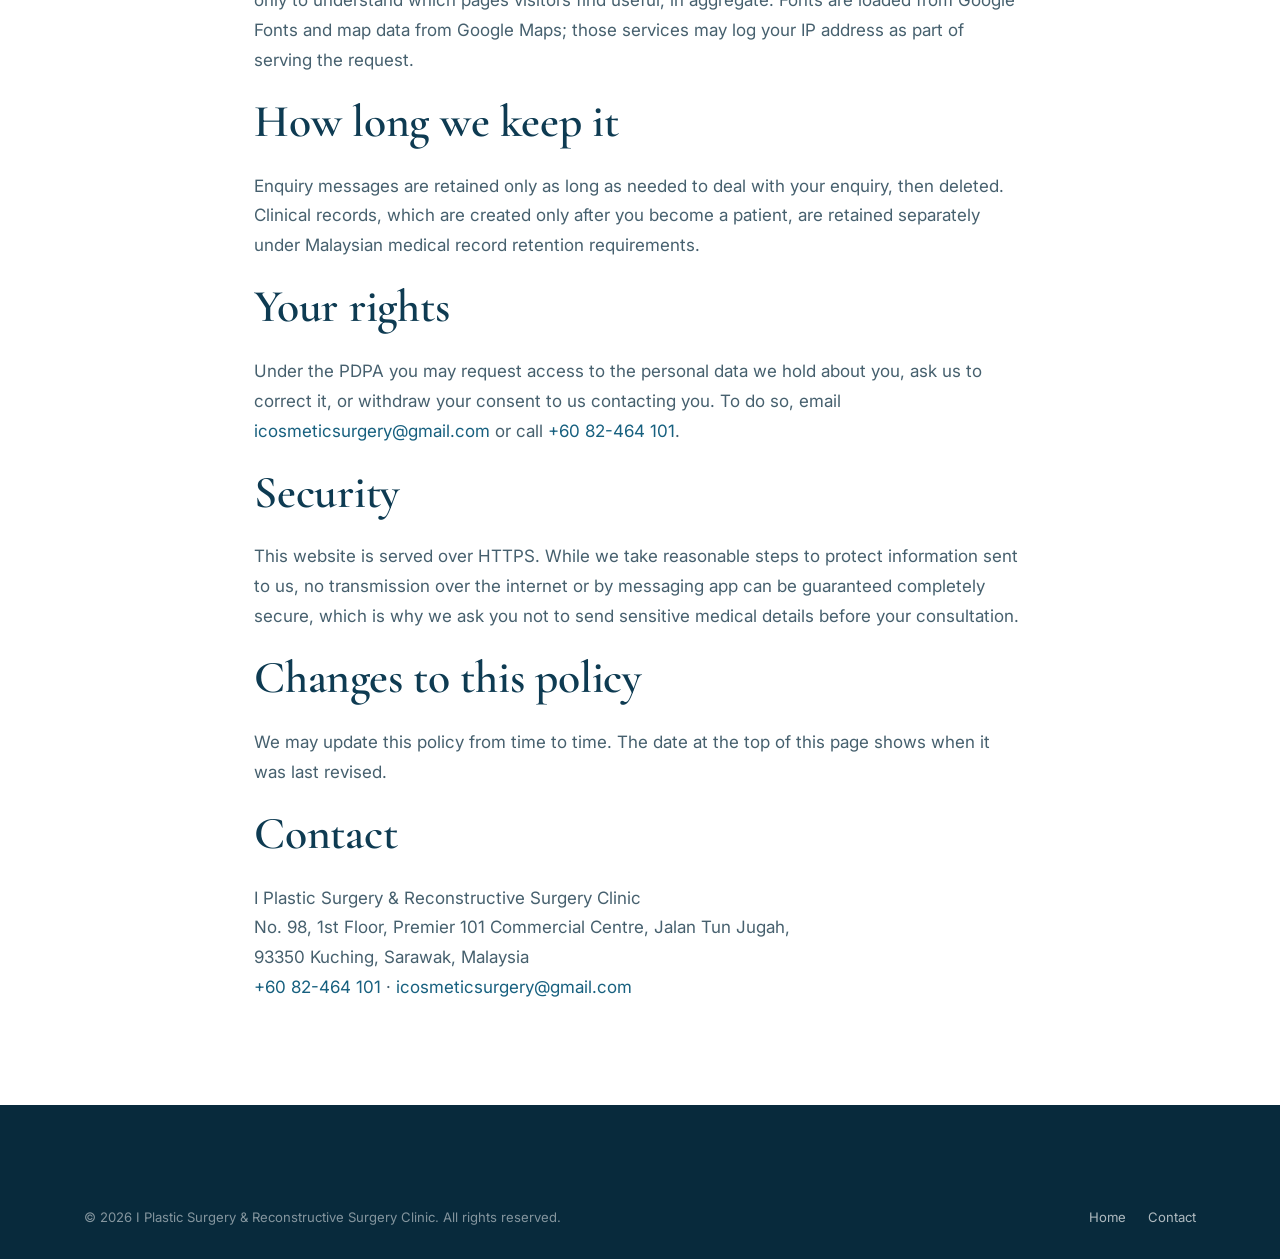
<file: privacy.html>
<!DOCTYPE html>
<html lang="en">
<head>
<meta charset="utf-8">
<meta name="viewport" content="width=device-width, initial-scale=1">

<title>Privacy Policy | I Plastic Surgery &amp; Reconstructive Surgery Clinic</title>
<meta name="description" content="How I Plastic Surgery &amp; Reconstructive Surgery Clinic in Kuching collects, uses and protects personal data submitted through this website, under Malaysia's PDPA 2010.">
<link rel="canonical" href="https://iplasticsurgeryclinic.com/privacy.html">
<meta name="robots" content="index, follow">

<link rel="icon" href="assets/img/favicon.svg" type="image/svg+xml">
<link rel="preconnect" href="https://fonts.googleapis.com">
<link rel="preconnect" href="https://fonts.gstatic.com" crossorigin>
<link href="https://fonts.googleapis.com/css2?family=Cormorant+Garamond:ital,wght@0,400;0,600;0,700;1,400;1,600&family=Inter:wght@400;500;600&display=swap" rel="stylesheet">
<link rel="stylesheet" href="assets/css/style.css">
</head>

<body>
<a class="skip-link" href="#main">Skip to content</a>

<header class="site-header">
  <div class="wrap">
    <a class="brand" href="index.html">
      <img class="brand__mark" src="assets/img/logo-mark.svg" alt="" width="177" height="294">
      <span>
        <span class="brand__name">I Plastic Surgery</span>
        <span class="brand__sub">&amp; Reconstructive Surgery Clinic</span>
      </span>
    </a>
    <button class="nav-toggle" type="button" aria-label="Open menu" aria-expanded="false" aria-controls="primary-nav"><span></span></button>
    <nav class="nav" id="primary-nav" aria-label="Main">
      <a href="index.html">Home</a>
      <a href="about.html">Dr Kueh</a>
      <a href="services.html">Services</a>
      <a href="faq.html">FAQ</a>
      <a href="contact.html">Contact</a>
      <a class="btn btn--gold btn--sm header-cta" href="contact.html#book">Book Consultation</a>
    </nav>
  </div>
</header>

<main id="main">

  <section class="page-hero">
    <div class="wrap">
      <p class="crumbs"><a href="index.html">Home</a><span>/</span>Privacy Policy</p>
      <h1>Privacy Policy</h1>
      <p>How we handle personal information submitted through this website.</p>
    </div>
  </section>

  <section>
    <div class="wrap wrap--narrow">
      <p><strong>Last updated:</strong> <span id="updated">August 2026</span></p>

      <p>
        I Plastic Surgery &amp; Reconstructive Surgery Clinic ("the clinic", "we") respects your
        privacy. This policy explains what personal data this website collects, why, and what
        rights you have under Malaysia's <strong>Personal Data Protection Act 2010
        (PDPA)</strong>.
      </p>

      <h2>What we collect</h2>
      <p>
        <strong>This website itself collects nothing.</strong> There is no enquiry form, no
        login, and no account. Nothing you do on these pages is stored by us.
      </p>
      <p>
        We only hold personal data that you choose to send us directly when you contact the
        clinic &mdash; by WhatsApp, telephone or email. That typically means your name, your
        contact number, and whatever you tell us about the appointment you are seeking.
      </p>
      <p>
        Please <strong>do not</strong> send detailed medical history, photographs or clinical
        information by WhatsApp or email. Bring those to your consultation instead, where they
        can be handled under clinical confidentiality.
      </p>

      <h2>How we use it</h2>
      <p>
        Messages you send us are used solely to respond to your enquiry and to arrange an
        appointment. We do not sell, rent or trade personal data, and we do not use it for
        marketing unless you separately ask us to.
      </p>

      <h2>Who processes it</h2>
      <p>
        Our website is hosted on GitHub Pages, which may log standard technical information such
        as IP addresses as part of serving the site. If you contact us by WhatsApp, your message
        is carried by WhatsApp under its own privacy terms; the same applies to email sent to our
        Gmail address. These are the services we use to receive your message &mdash; we are not
        able to control how those providers handle data on their own platforms.
      </p>

      <h2>Cookies and analytics</h2>
      <p>
        This website does not set advertising cookies. If website analytics are enabled, they are
        used only to understand which pages visitors find useful, in aggregate. Fonts are loaded
        from Google Fonts and map data from Google Maps; those services may log your IP address
        as part of serving the request.
      </p>

      <h2>How long we keep it</h2>
      <p>
        Enquiry messages are retained only as long as needed to deal with your enquiry, then
        deleted. Clinical records, which are created only
        after you become a patient, are retained separately under Malaysian medical record
        retention requirements.
      </p>

      <h2>Your rights</h2>
      <p>
        Under the PDPA you may request access to the personal data we hold about you, ask us to
        correct it, or withdraw your consent to us contacting you. To do so, email
        <a href="mailto:icosmeticsurgery@gmail.com">icosmeticsurgery@gmail.com</a>
        or call <a href="tel:+6082464101">+60 82-464 101</a>.
      </p>

      <h2>Security</h2>
      <p>
        This website is served over HTTPS. While we take reasonable steps to protect information
        sent to us, no transmission over the internet or by messaging app can be guaranteed
        completely secure, which is why we ask you not to send sensitive medical details before
        your consultation.
      </p>

      <h2>Changes to this policy</h2>
      <p>
        We may update this policy from time to time. The date at the top of this page shows when
        it was last revised.
      </p>

      <h2>Contact</h2>
      <p>
        I Plastic Surgery &amp; Reconstructive Surgery Clinic<br>
        No. 98, 1st Floor, Premier 101 Commercial Centre, Jalan Tun Jugah,<br>
        93350 Kuching, Sarawak, Malaysia<br>
        <a href="tel:+6082464101">+60 82-464 101</a> &middot;
        <a href="mailto:icosmeticsurgery@gmail.com">icosmeticsurgery@gmail.com</a>
      </p>
    </div>
  </section>

</main>

<footer class="site-footer">
  <div class="wrap">
    <div class="footer-bottom" style="border-top:0">
      <span>&copy; <span id="year">2026</span> I Plastic Surgery &amp; Reconstructive Surgery Clinic. All rights reserved.</span>
      <nav aria-label="Legal">
        <a href="index.html">Home</a>
        <a href="contact.html">Contact</a>
      </nav>
    </div>
  </div>
</footer>

<script src="assets/js/main.js" defer></script>
</body>
</html>
</file>
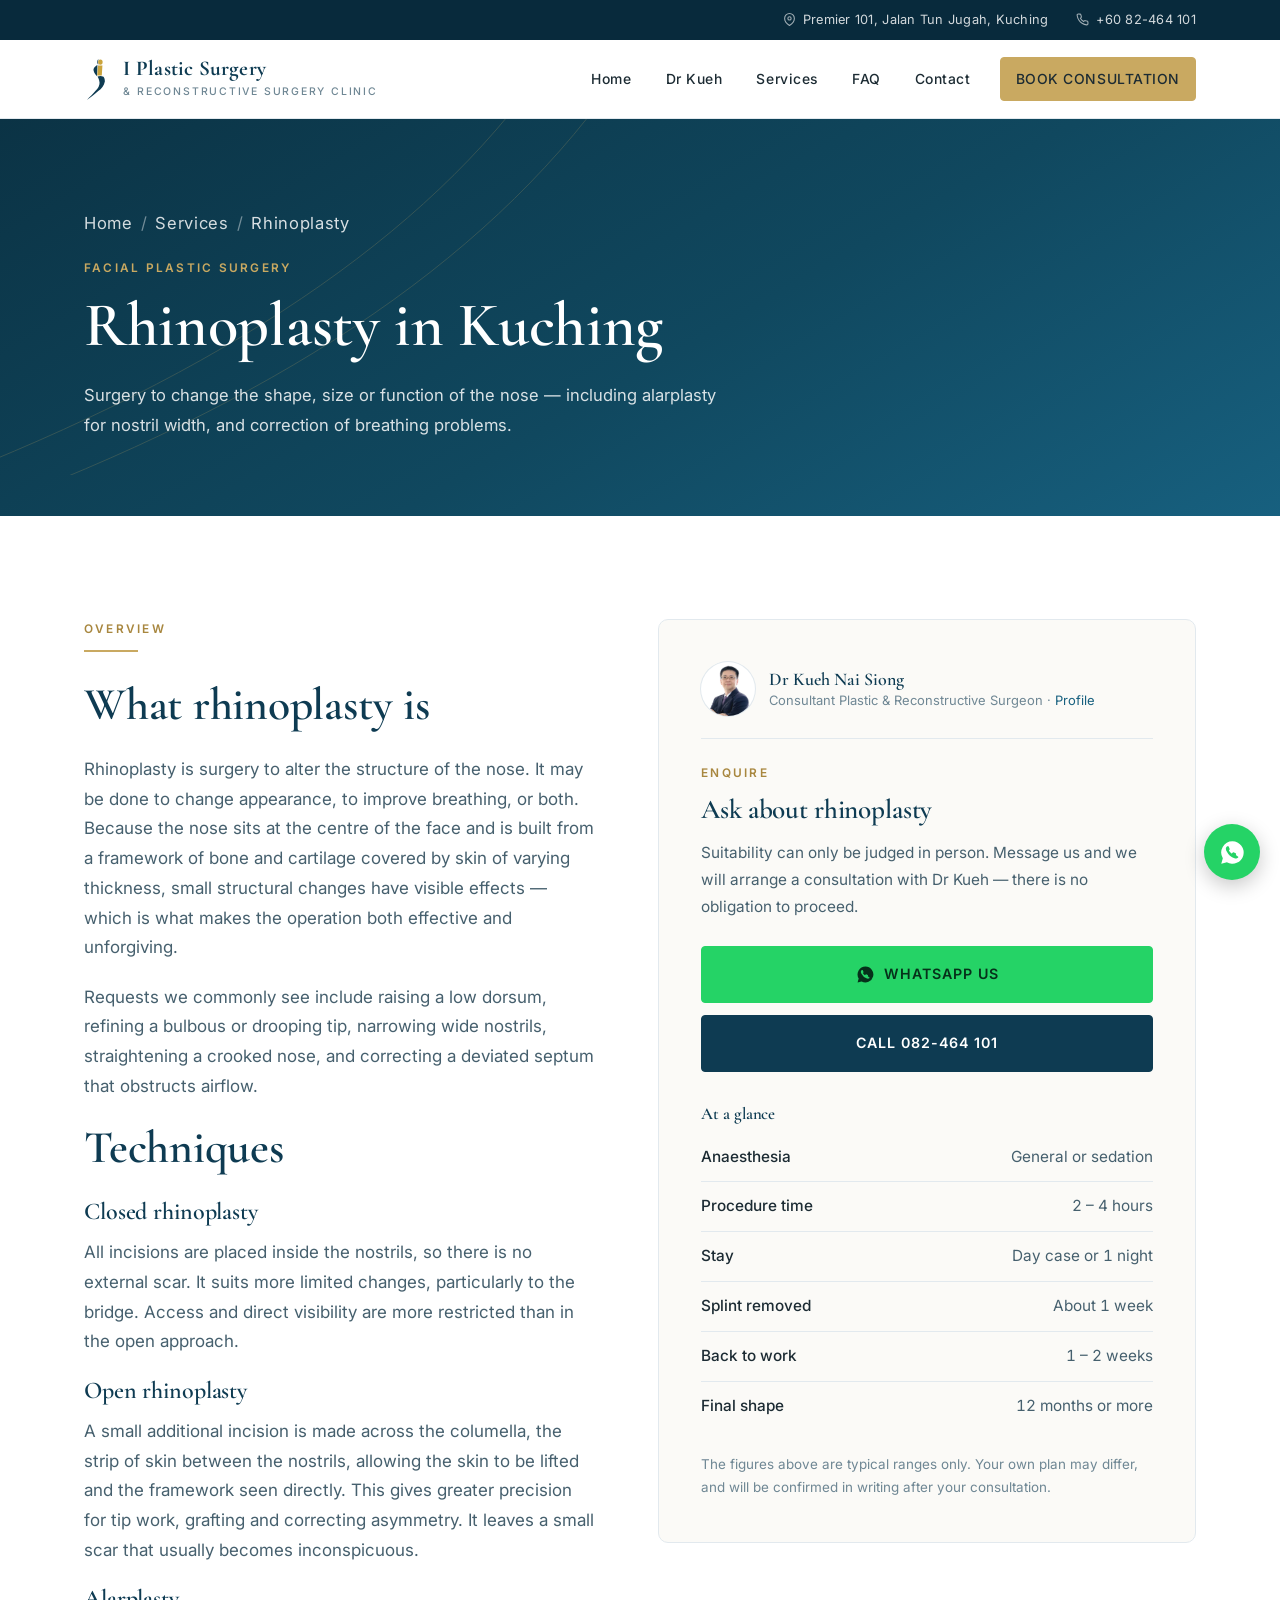
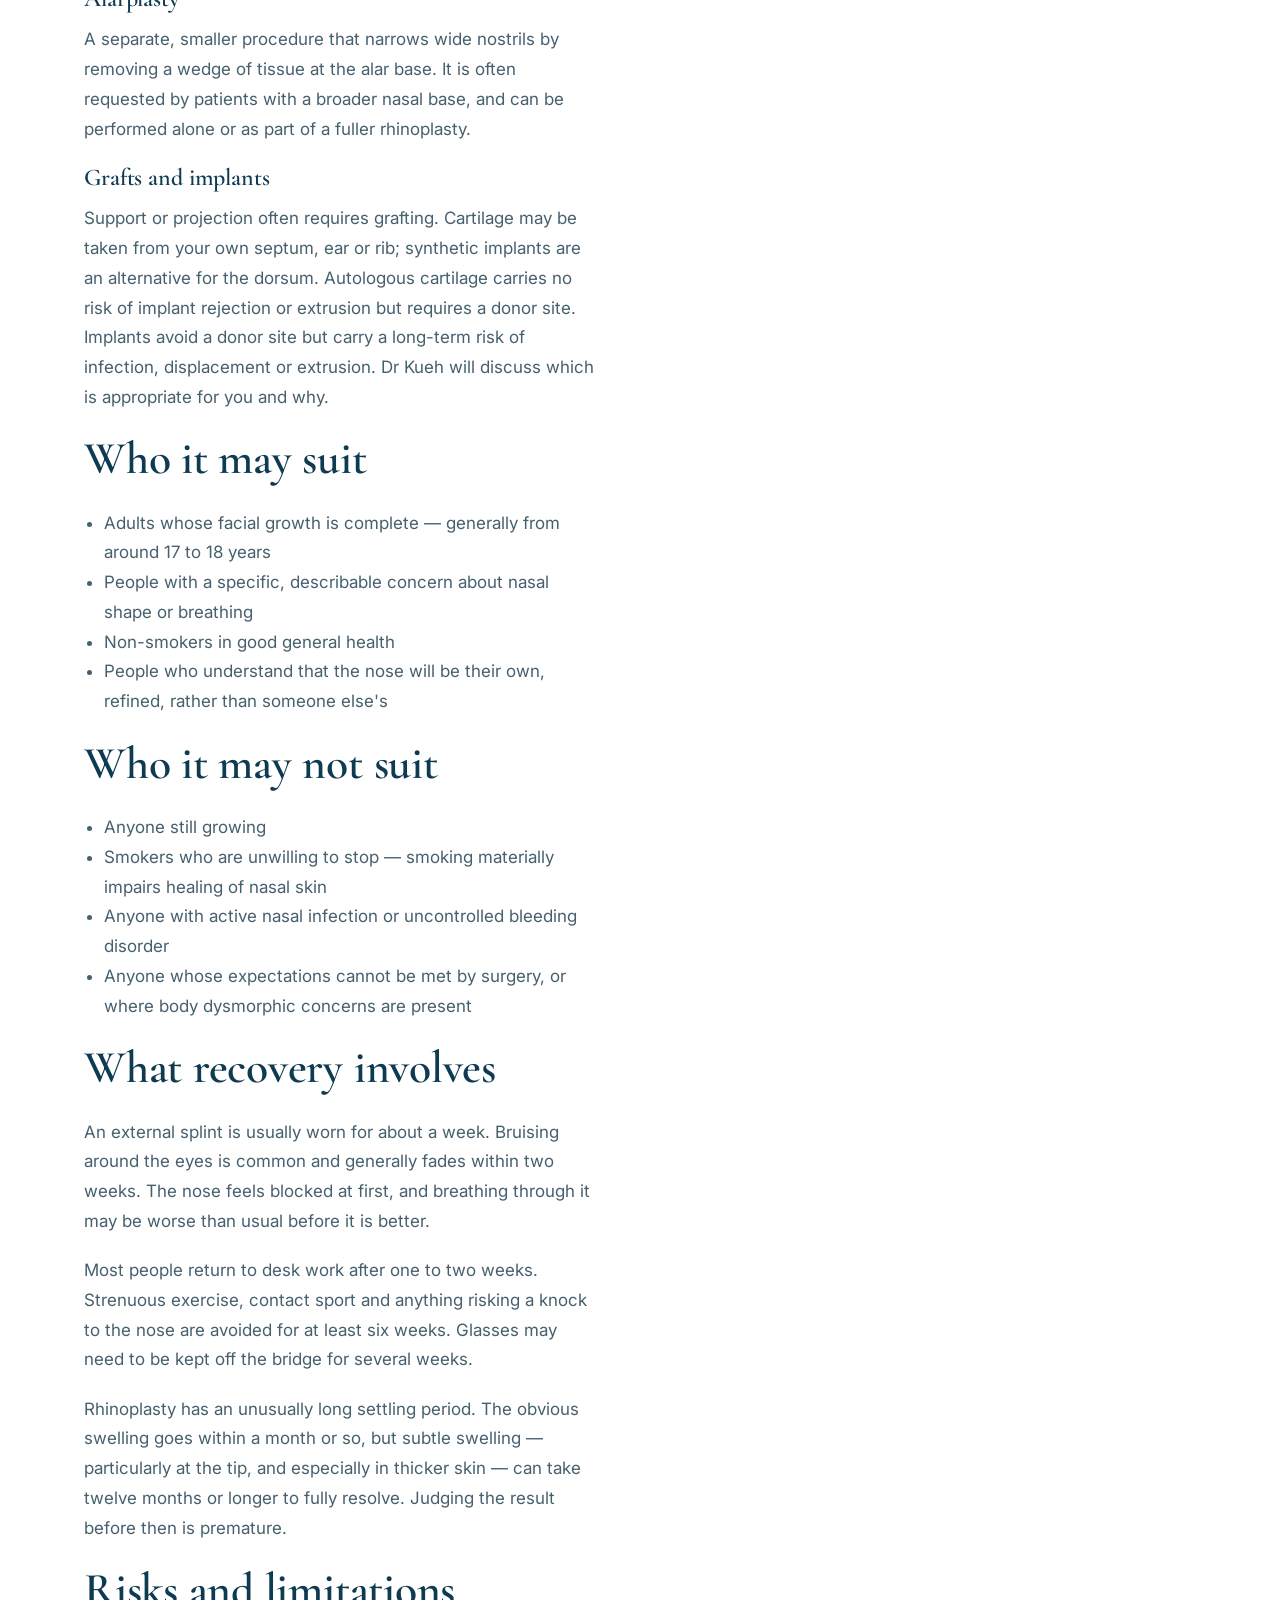
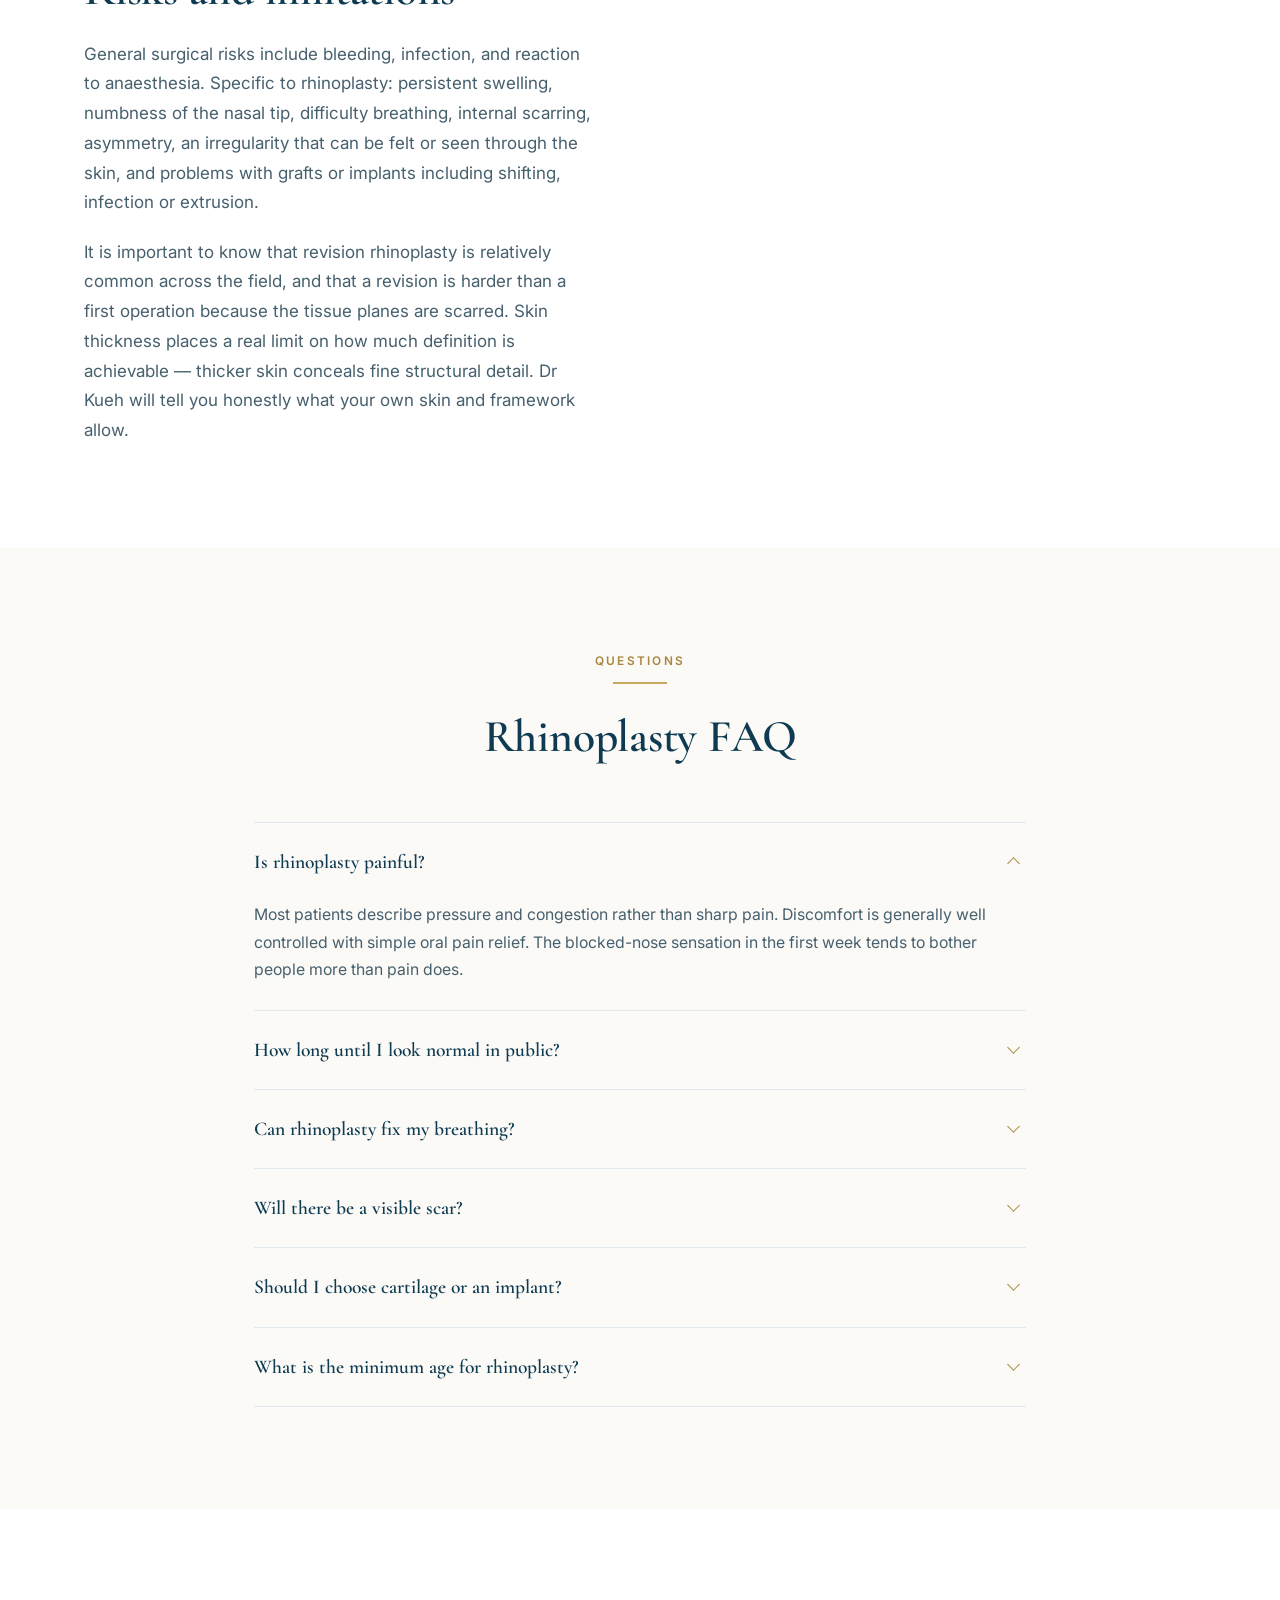
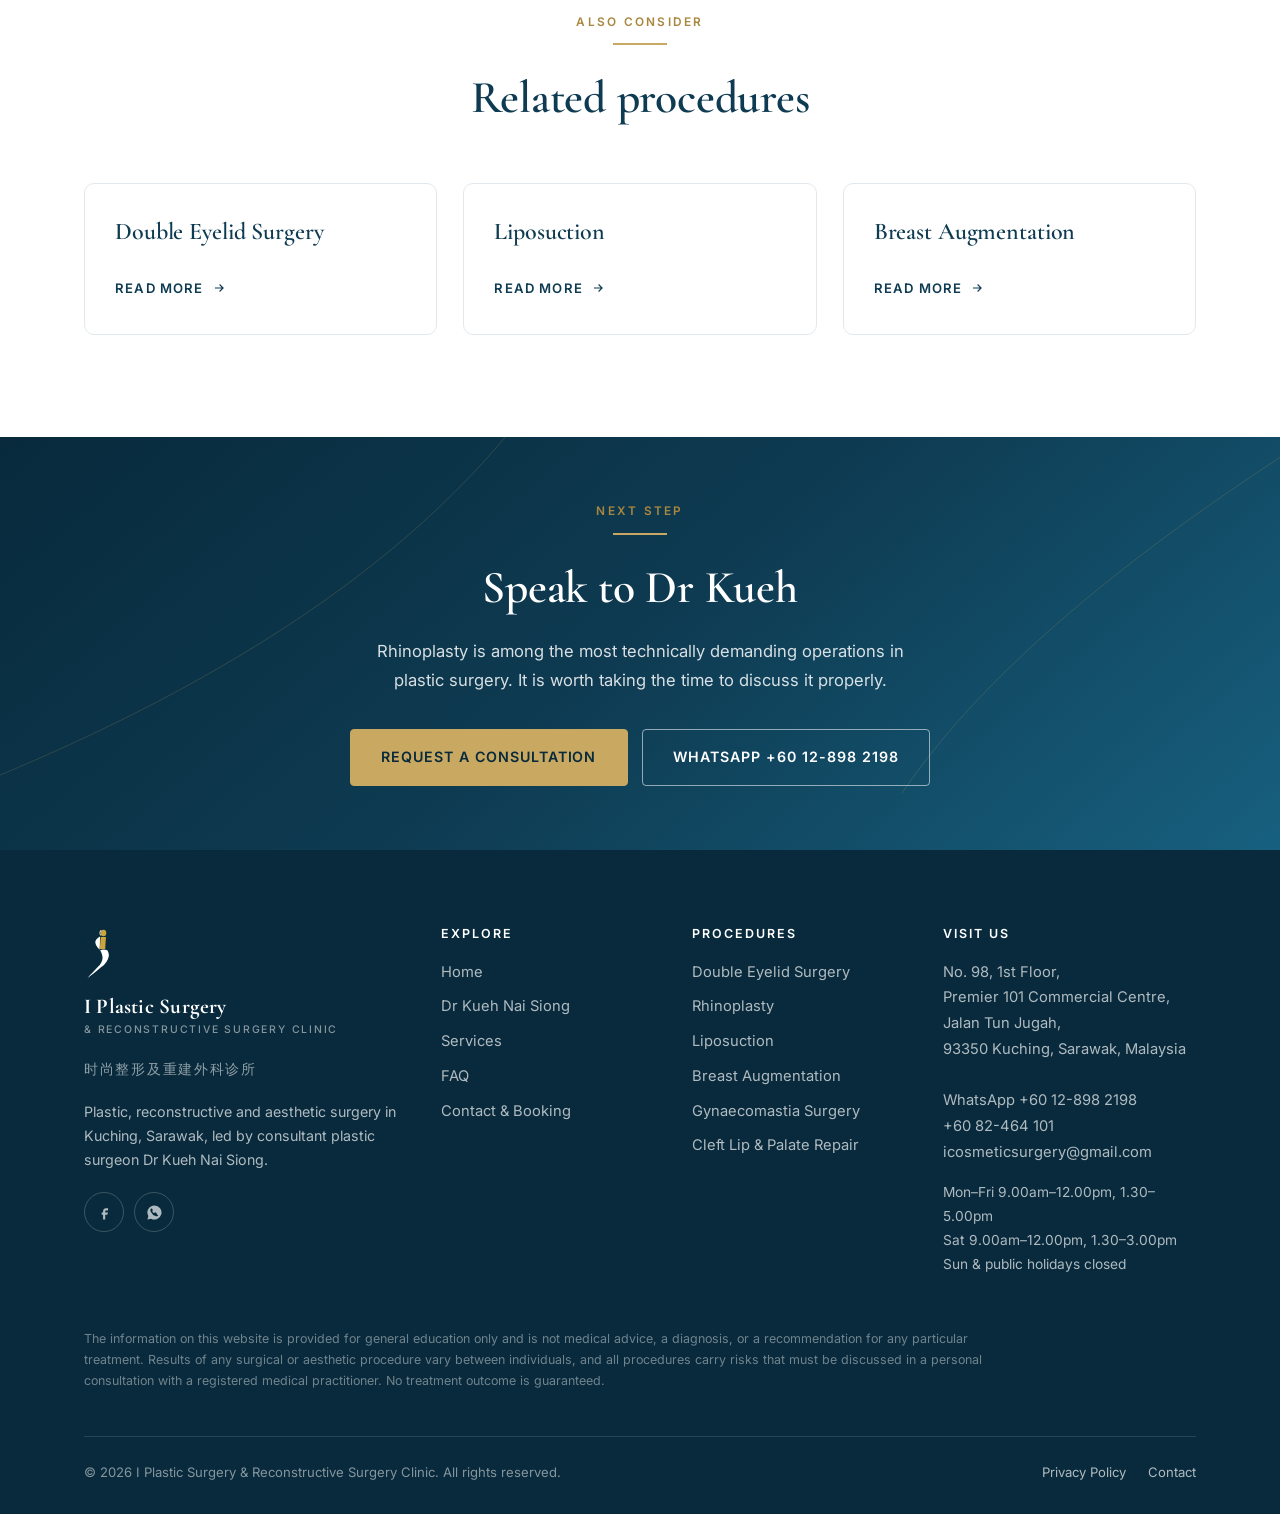
<file: rhinoplasty-kuching.html>
<!DOCTYPE html>
<html lang="en">
<head>
<meta charset="utf-8">
<meta name="viewport" content="width=device-width, initial-scale=1">

<title>Rhinoplasty in Kuching | Nose Surgery by Dr Kueh Nai Siong</title>
<meta name="description" content="Rhinoplasty and alarplasty in Kuching, Sarawak by consultant plastic surgeon Dr Kueh Nai Siong. Open and closed techniques, recovery, risks and how to book.">
<link rel="canonical" href="https://iplasticsurgeryclinic.com/rhinoplasty-kuching.html">
<meta name="robots" content="index, follow, max-image-preview:large">
<meta name="geo.region" content="MY-13">
<meta name="geo.placename" content="Kuching, Sarawak">

<meta property="og:type" content="article">
<meta property="og:site_name" content="I Plastic Surgery &amp; Reconstructive Surgery Clinic">
<meta property="og:title" content="Rhinoplasty in Kuching | I Plastic Surgery Clinic">
<meta property="og:description" content="Rhinoplasty and alarplasty in Kuching, Sarawak by consultant plastic surgeon Dr Kueh Nai Siong. Open and closed techniques, recovery, risks and how to book.">
<meta property="og:url" content="https://iplasticsurgeryclinic.com/rhinoplasty-kuching.html">
<meta property="og:image" content="https://iplasticsurgeryclinic.com/assets/img/clinic-brand.jpg">
<meta property="og:locale" content="en_MY">
<meta name="twitter:card" content="summary_large_image">

<link rel="icon" href="assets/img/favicon.svg" type="image/svg+xml">
<link rel="preconnect" href="https://fonts.googleapis.com">
<link rel="preconnect" href="https://fonts.gstatic.com" crossorigin>
<link href="https://fonts.googleapis.com/css2?family=Cormorant+Garamond:ital,wght@0,400;0,600;0,700;1,400;1,600&family=Inter:wght@400;500;600&display=swap" rel="stylesheet">
<link rel="stylesheet" href="assets/css/style.css">

<script type="application/ld+json">
{
  "@context": "https://schema.org",
  "@type": "MedicalProcedure",
  "name": "Rhinoplasty",
  "alternateName": ["Nose Surgery","Nose Reshaping","Alarplasty","隆鼻手术"],
  "procedureType": "https://schema.org/SurgicalProcedure",
  "bodyLocation": "Nose",
  "howPerformed": "Performed under general anaesthesia or sedation. Access is through incisions inside the nostrils, with or without a small incision across the columella. Bone and cartilage are reshaped, and cartilage grafts may be used for support.",
  "preparation": "Smoking is stopped well in advance. Blood-thinning medication is paused where advised, and pre-operative assessment is arranged.",
  "followup": "A splint is worn for about one week. Swelling reduces substantially over the first month, with the refined shape emerging over twelve months or more.",
  "url": "https://iplasticsurgeryclinic.com/rhinoplasty-kuching.html",
  "performer": {
    "@type": "Physician",
    "@id": "https://iplasticsurgeryclinic.com/about.html#drkueh",
    "name": "Dr Kueh Nai Siong"
  },
  "availableService": {
    "@type": "MedicalClinic",
    "@id": "https://iplasticsurgeryclinic.com/#clinic",
    "name": "I Plastic Surgery & Reconstructive Surgery Clinic"
  }
}
</script>
<script type="application/ld+json">
{
  "@context": "https://schema.org",
  "@type": "BreadcrumbList",
  "itemListElement": [
    { "@type": "ListItem", "position": 1, "name": "Home", "item": "https://iplasticsurgeryclinic.com/" },
    { "@type": "ListItem", "position": 2, "name": "Services", "item": "https://iplasticsurgeryclinic.com/services.html" },
    { "@type": "ListItem", "position": 3, "name": "Rhinoplasty", "item": "https://iplasticsurgeryclinic.com/rhinoplasty-kuching.html" }
  ]
}
</script>
<script type="application/ld+json">
{
  "@context": "https://schema.org",
  "@type": "FAQPage",
  "mainEntity": [
    { "@type": "Question", "name": "Is rhinoplasty painful?", "acceptedAnswer": { "@type": "Answer", "text": "Most patients describe pressure and congestion rather than sharp pain, generally controlled with simple oral pain relief. The blocked-nose sensation in the first week bothers most people more than pain." } },
    { "@type": "Question", "name": "How long until I look normal in public?", "acceptedAnswer": { "@type": "Answer", "text": "The splint comes off at about a week and bruising usually fades within two weeks, at which point most people are comfortable in public. The refined final shape takes up to a year or more, particularly at the tip." } },
    { "@type": "Question", "name": "Can rhinoplasty fix my breathing?", "acceptedAnswer": { "@type": "Answer", "text": "Sometimes. Obstruction from a deviated septum, collapsed internal valves or enlarged turbinates can often be addressed surgically, and combined with cosmetic changes. Breathing difficulty caused by allergy or chronic rhinitis is medical rather than structural and will not be resolved by surgery." } },
    { "@type": "Question", "name": "Will there be a visible scar?", "acceptedAnswer": { "@type": "Answer", "text": "Closed rhinoplasty leaves no external scar. Open rhinoplasty leaves a small scar across the columella which usually becomes difficult to see. Alarplasty leaves fine scars at the nostril base." } },
    { "@type": "Question", "name": "Should I choose cartilage or an implant?", "acceptedAnswer": { "@type": "Answer", "text": "Cartilage from your own body avoids rejection or extrusion but needs a donor site such as septum, ear or rib. Implants avoid a donor site and give reliable dorsal height but carry long-term risks of infection, movement or extrusion. The choice depends on support required, skin thickness and previous surgery." } },
    { "@type": "Question", "name": "What is the minimum age for rhinoplasty?", "acceptedAnswer": { "@type": "Answer", "text": "Facial growth should be complete, generally around 17 to 18 years. Surgery for functional problems such as airway obstruction may be considered earlier. Patients under 18 require consent from a parent or guardian who must attend the consultation." } }
  ]
}
</script>
</head>

<body>
<a class="skip-link" href="#main">Skip to content</a>

<div class="topbar">
  <div class="wrap">
    <span>
      <svg width="13" height="13" viewBox="0 0 24 24" fill="none" stroke="currentColor" stroke-width="2" aria-hidden="true"><path d="M21 10c0 7-9 13-9 13s-9-6-9-13a9 9 0 0 1 18 0z"/><circle cx="12" cy="10" r="3"/></svg>
      Premier 101, Jalan Tun Jugah, Kuching
    </span>
    <span>
      <svg width="13" height="13" viewBox="0 0 24 24" fill="none" stroke="currentColor" stroke-width="2" aria-hidden="true"><path d="M22 16.9v3a2 2 0 0 1-2.2 2 19.8 19.8 0 0 1-8.6-3.1 19.5 19.5 0 0 1-6-6A19.8 19.8 0 0 1 2.1 4.2 2 2 0 0 1 4.1 2h3a2 2 0 0 1 2 1.7c.1 1 .4 1.9.7 2.8a2 2 0 0 1-.5 2.1L8.1 9.8a16 16 0 0 0 6 6l1.2-1.2a2 2 0 0 1 2.1-.5c.9.3 1.8.6 2.8.7a2 2 0 0 1 1.8 2.1z"/></svg>
      <a href="tel:+6082464101">+60 82-464 101</a>
    </span>
  </div>
</div>

<header class="site-header">
  <div class="wrap">
    <a class="brand" href="index.html">
      <img class="brand__mark" src="assets/img/logo-mark.svg" alt="" width="177" height="294">
      <span>
        <span class="brand__name">I Plastic Surgery</span>
        <span class="brand__sub">&amp; Reconstructive Surgery Clinic</span>
      </span>
    </a>
    <button class="nav-toggle" type="button" aria-label="Open menu" aria-expanded="false" aria-controls="primary-nav"><span></span></button>
    <nav class="nav" id="primary-nav" aria-label="Main">
      <a href="index.html">Home</a>
      <a href="about.html">Dr Kueh</a>
      <a href="services.html">Services</a>
      <a href="faq.html">FAQ</a>
      <a href="contact.html">Contact</a>
      <a class="btn btn--gold btn--sm header-cta" href="contact.html#book">Book Consultation</a>
    </nav>
  </div>
</header>

<main id="main">

  <section class="page-hero">
    <svg class="page-hero__arcs" viewBox="0 0 1440 400" preserveAspectRatio="xMidYMid slice" aria-hidden="true">
      <g fill="none" stroke="#c9a961" stroke-width="1.1" opacity=".5">
        <path d="M-100 420 C 220 300, 460 150, 600 -40"/>
        <path d="M-20 440 C 300 320, 540 170, 690 -40"/>
      </g>
    </svg>
    <div class="wrap">
      <p class="crumbs"><a href="index.html">Home</a><span>/</span><a href="services.html">Services</a><span>/</span>Rhinoplasty</p>
      <span class="eyebrow">Facial Plastic Surgery</span>
      <h1>Rhinoplasty in Kuching</h1>
      <p>Surgery to change the shape, size or function of the nose — including alarplasty for nostril width, and correction of breathing problems.</p>
    </div>
  </section>

  <section>
    <div class="wrap">
      <div class="contact-grid">
        <div class="reveal">
          <span class="eyebrow">Overview</span>
          <hr class="rule">
          <h2>What rhinoplasty is</h2>
          <p>
            Rhinoplasty is surgery to alter the structure of the nose. It may be done to change
            appearance, to improve breathing, or both. Because the nose sits at the centre of the
            face and is built from a framework of bone and cartilage covered by skin of varying
            thickness, small structural changes have visible effects &mdash; which is what makes
            the operation both effective and unforgiving.
          </p>
          <p>
            Requests we commonly see include raising a low dorsum, refining a bulbous or drooping
            tip, narrowing wide nostrils, straightening a crooked nose, and correcting a deviated
            septum that obstructs airflow.
          </p>

          <h2>Techniques</h2>
          <h3>Closed rhinoplasty</h3>
          <p>
            All incisions are placed inside the nostrils, so there is no external scar. It suits
            more limited changes, particularly to the bridge. Access and direct visibility are
            more restricted than in the open approach.
          </p>
          <h3>Open rhinoplasty</h3>
          <p>
            A small additional incision is made across the columella, the strip of skin between
            the nostrils, allowing the skin to be lifted and the framework seen directly. This
            gives greater precision for tip work, grafting and correcting asymmetry. It leaves a
            small scar that usually becomes inconspicuous.
          </p>
          <h3>Alarplasty</h3>
          <p>
            A separate, smaller procedure that narrows wide nostrils by removing a wedge of tissue
            at the alar base. It is often requested by patients with a broader nasal base, and can
            be performed alone or as part of a fuller rhinoplasty.
          </p>
          <h3>Grafts and implants</h3>
          <p>
            Support or projection often requires grafting. Cartilage may be taken from your own
            septum, ear or rib; synthetic implants are an alternative for the dorsum. Autologous
            cartilage carries no risk of implant rejection or extrusion but requires a donor site.
            Implants avoid a donor site but carry a long-term risk of infection, displacement or
            extrusion. Dr Kueh will discuss which is appropriate for you and why.
          </p>

          <h2>Who it may suit</h2>
          <ul>
            <li>Adults whose facial growth is complete &mdash; generally from around 17 to 18 years</li>
            <li>People with a specific, describable concern about nasal shape or breathing</li>
            <li>Non-smokers in good general health</li>
            <li>People who understand that the nose will be their own, refined, rather than someone else's</li>
          </ul>

          <h2>Who it may not suit</h2>
          <ul>
            <li>Anyone still growing</li>
            <li>Smokers who are unwilling to stop &mdash; smoking materially impairs healing of nasal skin</li>
            <li>Anyone with active nasal infection or uncontrolled bleeding disorder</li>
            <li>Anyone whose expectations cannot be met by surgery, or where body dysmorphic concerns are present</li>
          </ul>

          <h2>What recovery involves</h2>
          <p>
            An external splint is usually worn for about a week. Bruising around the eyes is
            common and generally fades within two weeks. The nose feels blocked at first, and
            breathing through it may be worse than usual before it is better.
          </p>
          <p>
            Most people return to desk work after one to two weeks. Strenuous exercise, contact
            sport and anything risking a knock to the nose are avoided for at least six weeks.
            Glasses may need to be kept off the bridge for several weeks.
          </p>
          <p>
            Rhinoplasty has an unusually long settling period. The obvious swelling goes within a
            month or so, but subtle swelling &mdash; particularly at the tip, and especially in
            thicker skin &mdash; can take twelve months or longer to fully resolve. Judging the
            result before then is premature.
          </p>

          <h2>Risks and limitations</h2>
          <p>
            General surgical risks include bleeding, infection, and reaction to anaesthesia.
            Specific to rhinoplasty: persistent swelling, numbness of the nasal tip, difficulty
            breathing, internal scarring, asymmetry, an irregularity that can be felt or seen
            through the skin, and problems with grafts or implants including shifting, infection
            or extrusion.
          </p>
          <p>
            It is important to know that revision rhinoplasty is relatively common across the
            field, and that a revision is harder than a first operation because the tissue planes
            are scarred. Skin thickness places a real limit on how much definition is achievable
            &mdash; thicker skin conceals fine structural detail. Dr Kueh will tell you honestly
            what your own skin and framework allow.
          </p>
        </div>

        <div class="reveal">
          <div class="book-panel">
            <div class="surgeon-chip">
              <img src="assets/img/dr-kueh-headshot.webp" alt="Dr Kueh Nai Siong" width="300" height="300" loading="lazy">
              <span>
                <strong>Dr Kueh Nai Siong</strong>
                Consultant Plastic &amp; Reconstructive Surgeon &middot; <a href="about.html">Profile</a>
              </span>
            </div>
            <span class="eyebrow">Enquire</span>
            <h2 style="font-size:1.7rem">Ask about rhinoplasty</h2>
            <p style="font-size:.96rem">
              Suitability can only be judged in person. Message us and we will arrange a
              consultation with Dr Kueh &mdash; there is no obligation to proceed.
            </p>
            <div class="contact-actions">
              <a class="btn btn--wa btn--full" href="https://wa.me/60128982198?text=Hello%2C%20I%20would%20like%20to%20enquire%20about%20rhinoplasty%20(nose%20surgery)%20at%20I%20Plastic%20Surgery%20Clinic." target="_blank" rel="noopener">
                <svg width="19" height="19" viewBox="0 0 24 24" fill="currentColor" aria-hidden="true"><path d="M12 2a10 10 0 0 0-8.6 15.1L2 22l5-1.3A10 10 0 1 0 12 2zm5.3 14.1c-.2.6-1.3 1.2-1.8 1.2-.5.1-1 .1-1.7-.1a12 12 0 0 1-6.9-6c-.5-.9-.8-1.8-.8-2.6 0-.8.4-1.5.9-1.9.2-.2.4-.3.6-.3h.5c.2 0 .4 0 .6.4l.8 2c.1.2 0 .4-.1.6l-.4.5c-.1.2-.3.3-.1.6.5.9 1.1 1.6 2 2.2.3.2.5.2.7 0l.7-.8c.2-.2.4-.2.6-.1l1.9.9c.2.1.4.2.4.4 0 .2 0 .8-.2 1.1z"/></svg>
                WhatsApp Us
              </a>
              <a class="btn btn--primary btn--full" href="tel:+6082464101">Call 082-464 101</a>
            </div>

            <h3 style="font-size:1.05rem;margin-top:32px">At a glance</h3>
            <table class="hours">
              <tbody>
                <tr><th scope="row">Anaesthesia</th><td>General or sedation</td></tr>
                <tr><th scope="row">Procedure time</th><td>2 &ndash; 4 hours</td></tr>
                <tr><th scope="row">Stay</th><td>Day case or 1 night</td></tr>
                <tr><th scope="row">Splint removed</th><td>About 1 week</td></tr>
                <tr><th scope="row">Back to work</th><td>1 &ndash; 2 weeks</td></tr>
                <tr><th scope="row">Final shape</th><td>12 months or more</td></tr>
              </tbody>
            </table>
            <p class="book-note">
              The figures above are typical ranges only. Your own plan may differ, and will be
              confirmed in writing after your consultation.
            </p>
          </div>
        </div>
      </div>
    </div>
  </section>

  <section class="section--cream">
    <div class="wrap wrap--narrow">
      <div class="section-head section-head--center reveal">
        <span class="eyebrow">Questions</span>
        <hr class="rule">
        <h2>Rhinoplasty FAQ</h2>
      </div>
      <div class="faq reveal">
        <details open>
          <summary>Is rhinoplasty painful?</summary>
          <p>Most patients describe pressure and congestion rather than sharp pain. Discomfort is generally well controlled with simple oral pain relief. The blocked-nose sensation in the first week tends to bother people more than pain does.</p>
        </details>
        <details>
          <summary>How long until I look normal in public?</summary>
          <p>The splint comes off at about a week. Bruising usually fades within two weeks, and most people are comfortable in public at that point, though the nose is still swollen.</p>
          <p>The refined final shape takes considerably longer &mdash; up to a year or more, particularly at the tip.</p>
        </details>
        <details>
          <summary>Can rhinoplasty fix my breathing?</summary>
          <p>Sometimes. Obstruction caused by a deviated septum, collapsed internal valves or enlarged turbinates can often be addressed surgically, and this can be combined with a cosmetic change in the same operation.</p>
          <p>Breathing difficulty caused by allergy or chronic rhinitis is a medical problem, not a structural one, and surgery will not resolve it. Assessment at consultation establishes which you have.</p>
        </details>
        <details>
          <summary>Will there be a visible scar?</summary>
          <p>Closed rhinoplasty leaves no external scar. Open rhinoplasty leaves a small scar across the columella, which in most patients becomes difficult to see. Alarplasty leaves fine scars at the base of the nostrils.</p>
        </details>
        <details>
          <summary>Should I choose cartilage or an implant?</summary>
          <p>Cartilage taken from your own body avoids any risk of rejection or extrusion, but needs a donor site &mdash; septum, ear or rib. Implants avoid a donor site and can give reliable dorsal height, but carry a long-term risk of infection, movement or extrusion through the skin.</p>
          <p>The right choice depends on how much support you need, your skin thickness, and whether you have had previous nasal surgery.</p>
        </details>
        <details>
          <summary>What is the minimum age for rhinoplasty?</summary>
          <p>Facial growth should be complete, which is generally around 17 to 18 years. Surgery for a functional problem such as an obstructed airway may be considered earlier. Patients under 18 need the consent of a parent or guardian, who must attend the consultation.</p>
        </details>
      </div>
    </div>
  </section>

  <section>
    <div class="wrap">
      <div class="section-head section-head--center reveal">
        <span class="eyebrow">Also consider</span>
        <hr class="rule">
        <h2>Related procedures</h2>
      </div>
      <div class="grid grid--3">
        <article class="card reveal">
          <h3>Double Eyelid Surgery</h3>
          <a class="card__link" href="double-eyelid-surgery-kuching.html">Read more
            <svg width="14" height="14" viewBox="0 0 24 24" fill="none" stroke="currentColor" stroke-width="2" aria-hidden="true"><path d="M5 12h14M13 6l6 6-6 6"/></svg>
          </a>
        </article>
        <article class="card reveal">
          <h3>Liposuction</h3>
          <a class="card__link" href="liposuction-kuching.html">Read more
            <svg width="14" height="14" viewBox="0 0 24 24" fill="none" stroke="currentColor" stroke-width="2" aria-hidden="true"><path d="M5 12h14M13 6l6 6-6 6"/></svg>
          </a>
        </article>
        <article class="card reveal">
          <h3>Breast Augmentation</h3>
          <a class="card__link" href="breast-augmentation-kuching.html">Read more
            <svg width="14" height="14" viewBox="0 0 24 24" fill="none" stroke="currentColor" stroke-width="2" aria-hidden="true"><path d="M5 12h14M13 6l6 6-6 6"/></svg>
          </a>
        </article>
      </div>
    </div>
  </section>

  <section class="cta-band section--tight">
    <svg class="cta-band__arcs" viewBox="0 0 1440 400" preserveAspectRatio="xMidYMid slice" aria-hidden="true">
      <g fill="none" stroke="#c9a961" stroke-width="1.1" opacity=".5">
        <path d="M-100 420 C 220 300, 460 150, 600 -40"/>
        <path d="M1540 -40 C 1260 130, 1060 300, 980 460"/>
      </g>
    </svg>
    <div class="wrap">
      <span class="eyebrow">Next step</span>
      <hr class="rule">
      <h2>Speak to Dr Kueh</h2>
      <p>Rhinoplasty is among the most technically demanding operations in plastic surgery. It is worth taking the time to discuss it properly.</p>
      <div class="hero__actions">
        <a class="btn btn--gold" href="contact.html#book">Request a Consultation</a>
        <a class="btn btn--ghost" href="https://wa.me/60128982198" target="_blank" rel="noopener">WhatsApp +60 12-898 2198</a>
      </div>
    </div>
  </section>

</main>

<footer class="site-footer">
  <div class="wrap">
    <div class="footer-grid">
      <div class="footer-brand">
        <img class="footer-brand__logo" src="assets/img/logo-mark-light.svg" alt="" width="177" height="294">
        <span class="brand__name">I Plastic Surgery</span>
        <span class="brand__sub">&amp; Reconstructive Surgery Clinic</span>
        <p class="footer-zh">时尚整形及重建外科诊所</p>
        <p>Plastic, reconstructive and aesthetic surgery in Kuching, Sarawak, led by consultant plastic surgeon Dr Kueh Nai Siong.</p>
        <div class="socials">
          <a href="https://www.facebook.com/I.PLASTIC.SPECIALIST/" target="_blank" rel="noopener" aria-label="Facebook">
            <svg width="17" height="17" viewBox="0 0 24 24" fill="currentColor" aria-hidden="true"><path d="M14 9h3V6h-3c-2.2 0-4 1.8-4 4v2H8v3h2v7h3v-7h3l1-3h-4v-2c0-.6.4-1 1-1z"/></svg>
          </a>
          <a href="https://wa.me/60128982198" target="_blank" rel="noopener" aria-label="WhatsApp">
            <svg width="17" height="17" viewBox="0 0 24 24" fill="currentColor" aria-hidden="true"><path d="M12 2a10 10 0 0 0-8.6 15.1L2 22l5-1.3A10 10 0 1 0 12 2zm5.3 14.1c-.2.6-1.3 1.2-1.8 1.2-.5.1-1 .1-1.7-.1a12 12 0 0 1-6.9-6c-.5-.9-.8-1.8-.8-2.6 0-.8.4-1.5.9-1.9.2-.2.4-.3.6-.3h.5c.2 0 .4 0 .6.4l.8 2c.1.2 0 .4-.1.6l-.4.5c-.1.2-.3.3-.1.6.5.9 1.1 1.6 2 2.2.3.2.5.2.7 0l.7-.8c.2-.2.4-.2.6-.1l1.9.9c.2.1.4.2.4.4 0 .2 0 .8-.2 1.1z"/></svg>
          </a>
        </div>
      </div>

      <div>
        <h4>Explore</h4>
        <ul>
          <li><a href="index.html">Home</a></li>
          <li><a href="about.html">Dr Kueh Nai Siong</a></li>
          <li><a href="services.html">Services</a></li>
          <li><a href="faq.html">FAQ</a></li>
          <li><a href="contact.html">Contact &amp; Booking</a></li>
        </ul>
      </div>

      <div>
        <h4>Procedures</h4>
        <ul>
          <li><a href="double-eyelid-surgery-kuching.html">Double Eyelid Surgery</a></li>
          <li><a href="rhinoplasty-kuching.html">Rhinoplasty</a></li>
          <li><a href="liposuction-kuching.html">Liposuction</a></li>
          <li><a href="breast-augmentation-kuching.html">Breast Augmentation</a></li>
          <li><a href="gynaecomastia-kuching.html">Gynaecomastia Surgery</a></li>
          <li><a href="cleft-lip-repair-kuching.html">Cleft Lip &amp; Palate Repair</a></li>
        </ul>
      </div>

      <div>
        <h4>Visit Us</h4>
        <address style="font-style:normal">
          No. 98, 1st Floor,<br>
          Premier 101 Commercial Centre,<br>
          Jalan Tun Jugah,<br>
          93350 Kuching, Sarawak, Malaysia<br><br>
          WhatsApp <a href="https://wa.me/60128982198" target="_blank" rel="noopener">+60 12-898 2198</a><br>
          <a href="tel:+6082464101">+60 82-464 101</a><br>
          <a href="mailto:icosmeticsurgery@gmail.com">icosmeticsurgery@gmail.com</a>
        </address>
        <p style="margin-top:14px;font-size:.86rem">
          Mon&ndash;Fri 9.00am&ndash;12.00pm, 1.30&ndash;5.00pm<br>
          Sat 9.00am&ndash;12.00pm, 1.30&ndash;3.00pm<br>
          Sun &amp; public holidays closed
        </p>
      </div>
    </div>

    <p class="footer-disclaimer">
      The information on this website is provided for general education only and is not medical
      advice, a diagnosis, or a recommendation for any particular treatment. Results of any
      surgical or aesthetic procedure vary between individuals, and all procedures carry risks
      that must be discussed in a personal consultation with a registered medical practitioner.
      No treatment outcome is guaranteed.
    </p>

    <div class="footer-bottom">
      <span>&copy; <span id="year">2026</span> I Plastic Surgery &amp; Reconstructive Surgery Clinic. All rights reserved.</span>
      <nav aria-label="Legal">
        <a href="privacy.html">Privacy Policy</a>
        <a href="contact.html">Contact</a>
      </nav>
    </div>
  </div>
</footer>

<a class="wa-float" href="https://wa.me/60128982198" target="_blank" rel="noopener" aria-label="Chat with us on WhatsApp">
  <svg width="27" height="27" viewBox="0 0 24 24" fill="currentColor" aria-hidden="true"><path d="M12 2a10 10 0 0 0-8.6 15.1L2 22l5-1.3A10 10 0 1 0 12 2zm5.3 14.1c-.2.6-1.3 1.2-1.8 1.2-.5.1-1 .1-1.7-.1a12 12 0 0 1-6.9-6c-.5-.9-.8-1.8-.8-2.6 0-.8.4-1.5.9-1.9.2-.2.4-.3.6-.3h.5c.2 0 .4 0 .6.4l.8 2c.1.2 0 .4-.1.6l-.4.5c-.1.2-.3.3-.1.6.5.9 1.1 1.6 2 2.2.3.2.5.2.7 0l.7-.8c.2-.2.4-.2.6-.1l1.9.9c.2.1.4.2.4.4 0 .2 0 .8-.2 1.1z"/></svg>
</a>

<script src="assets/js/main.js" defer></script>
</body>
</html>
</file>
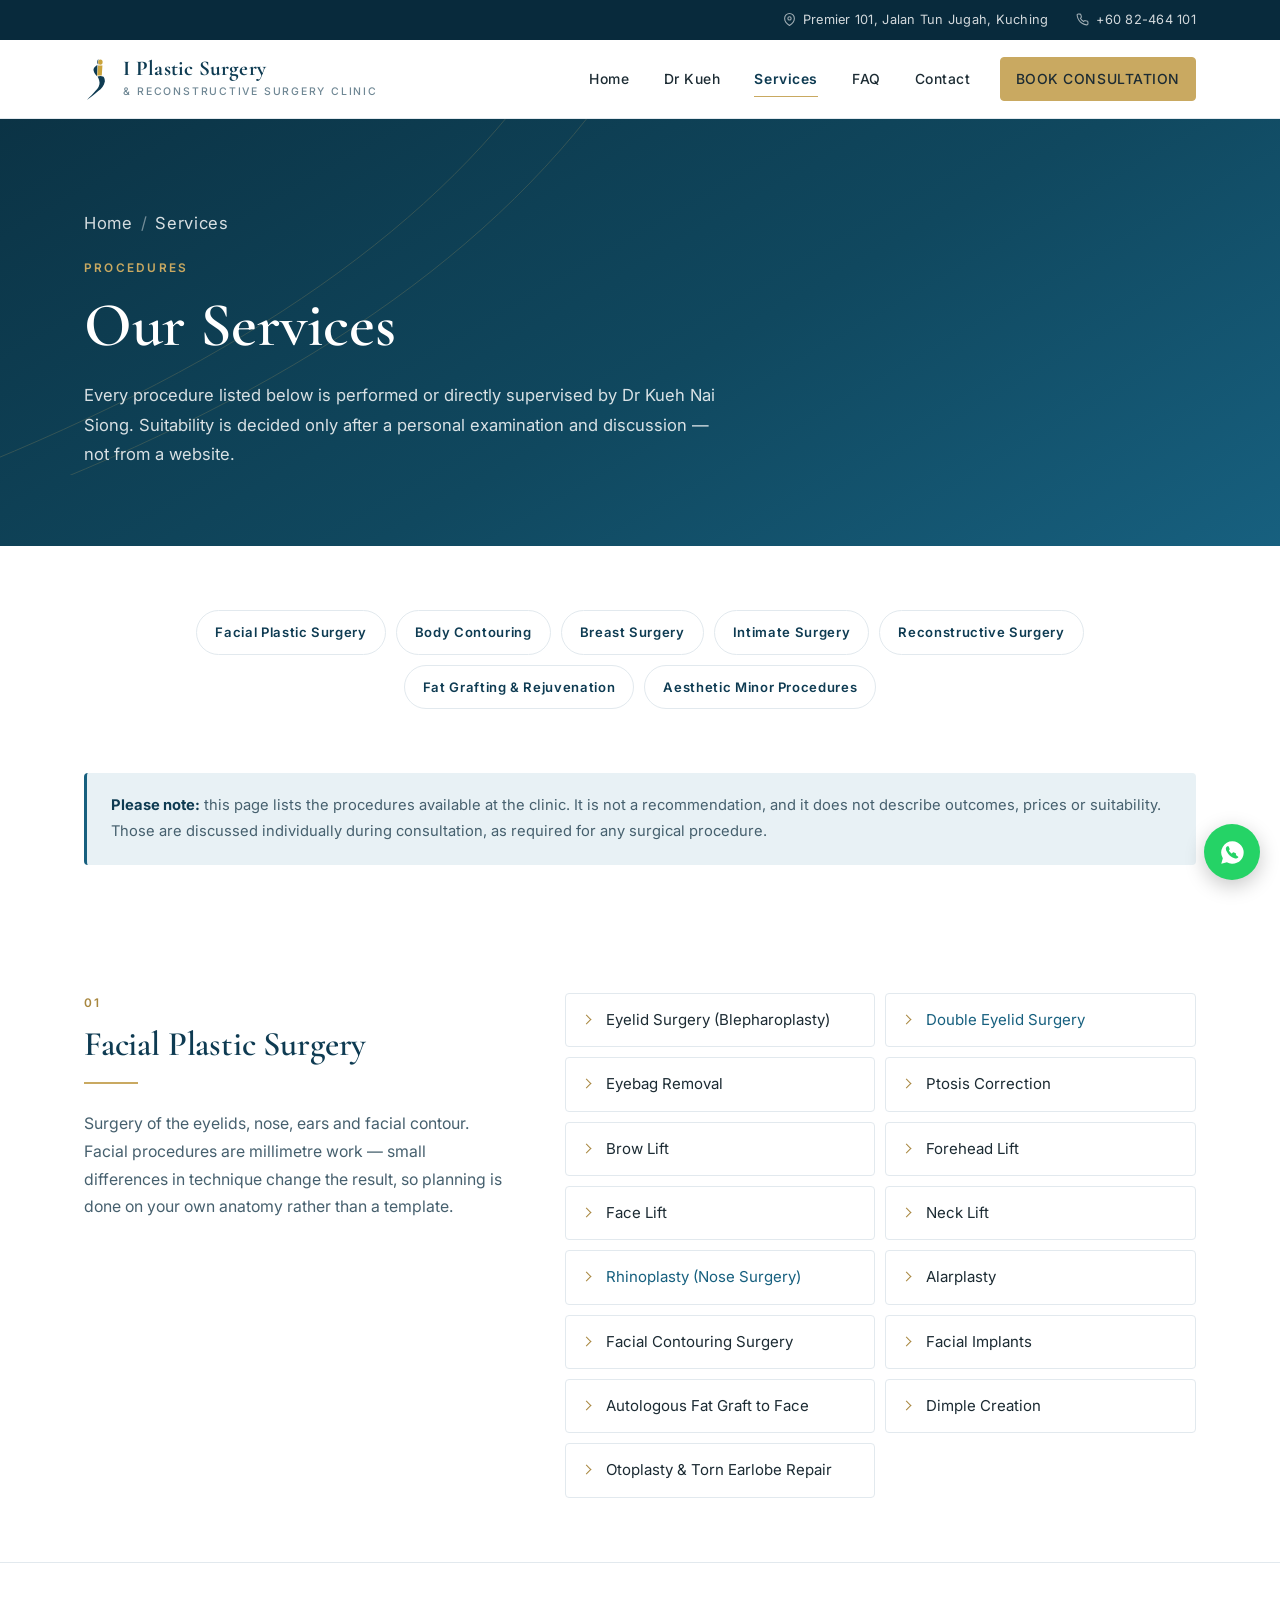
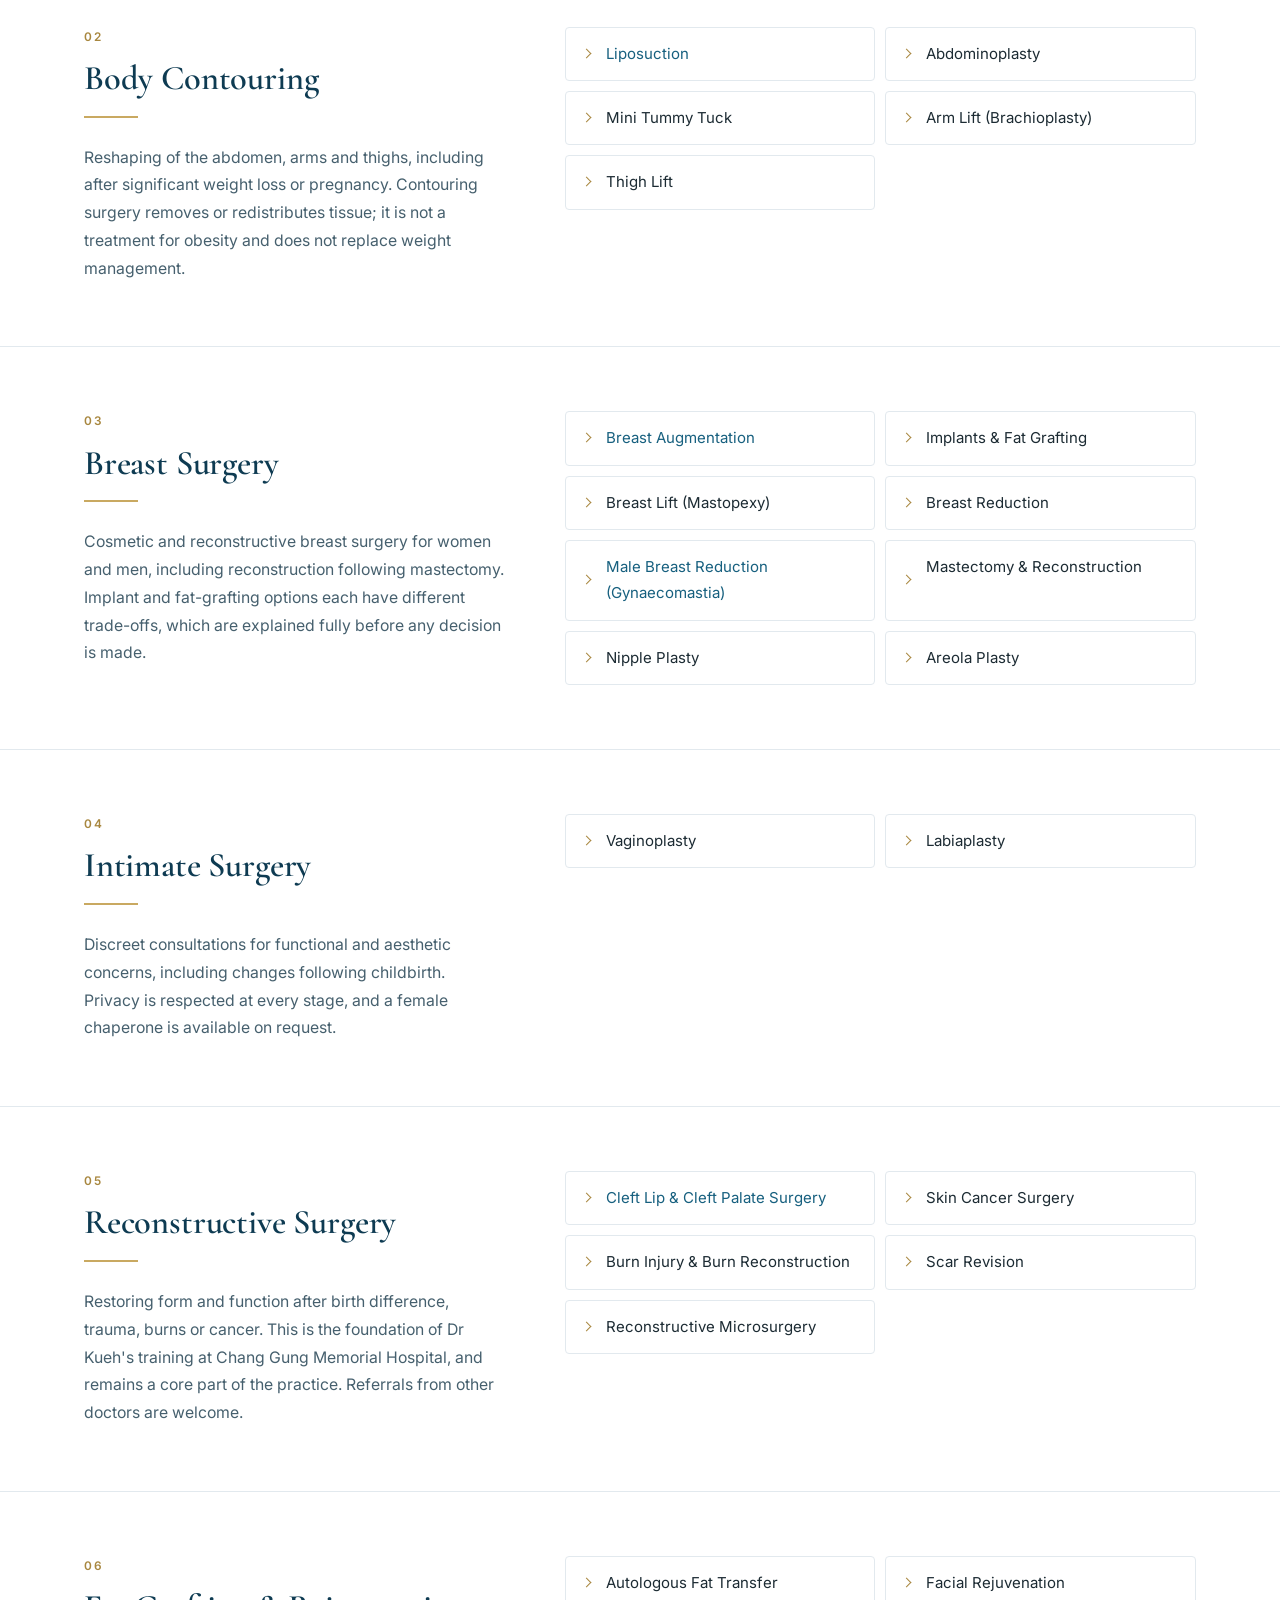
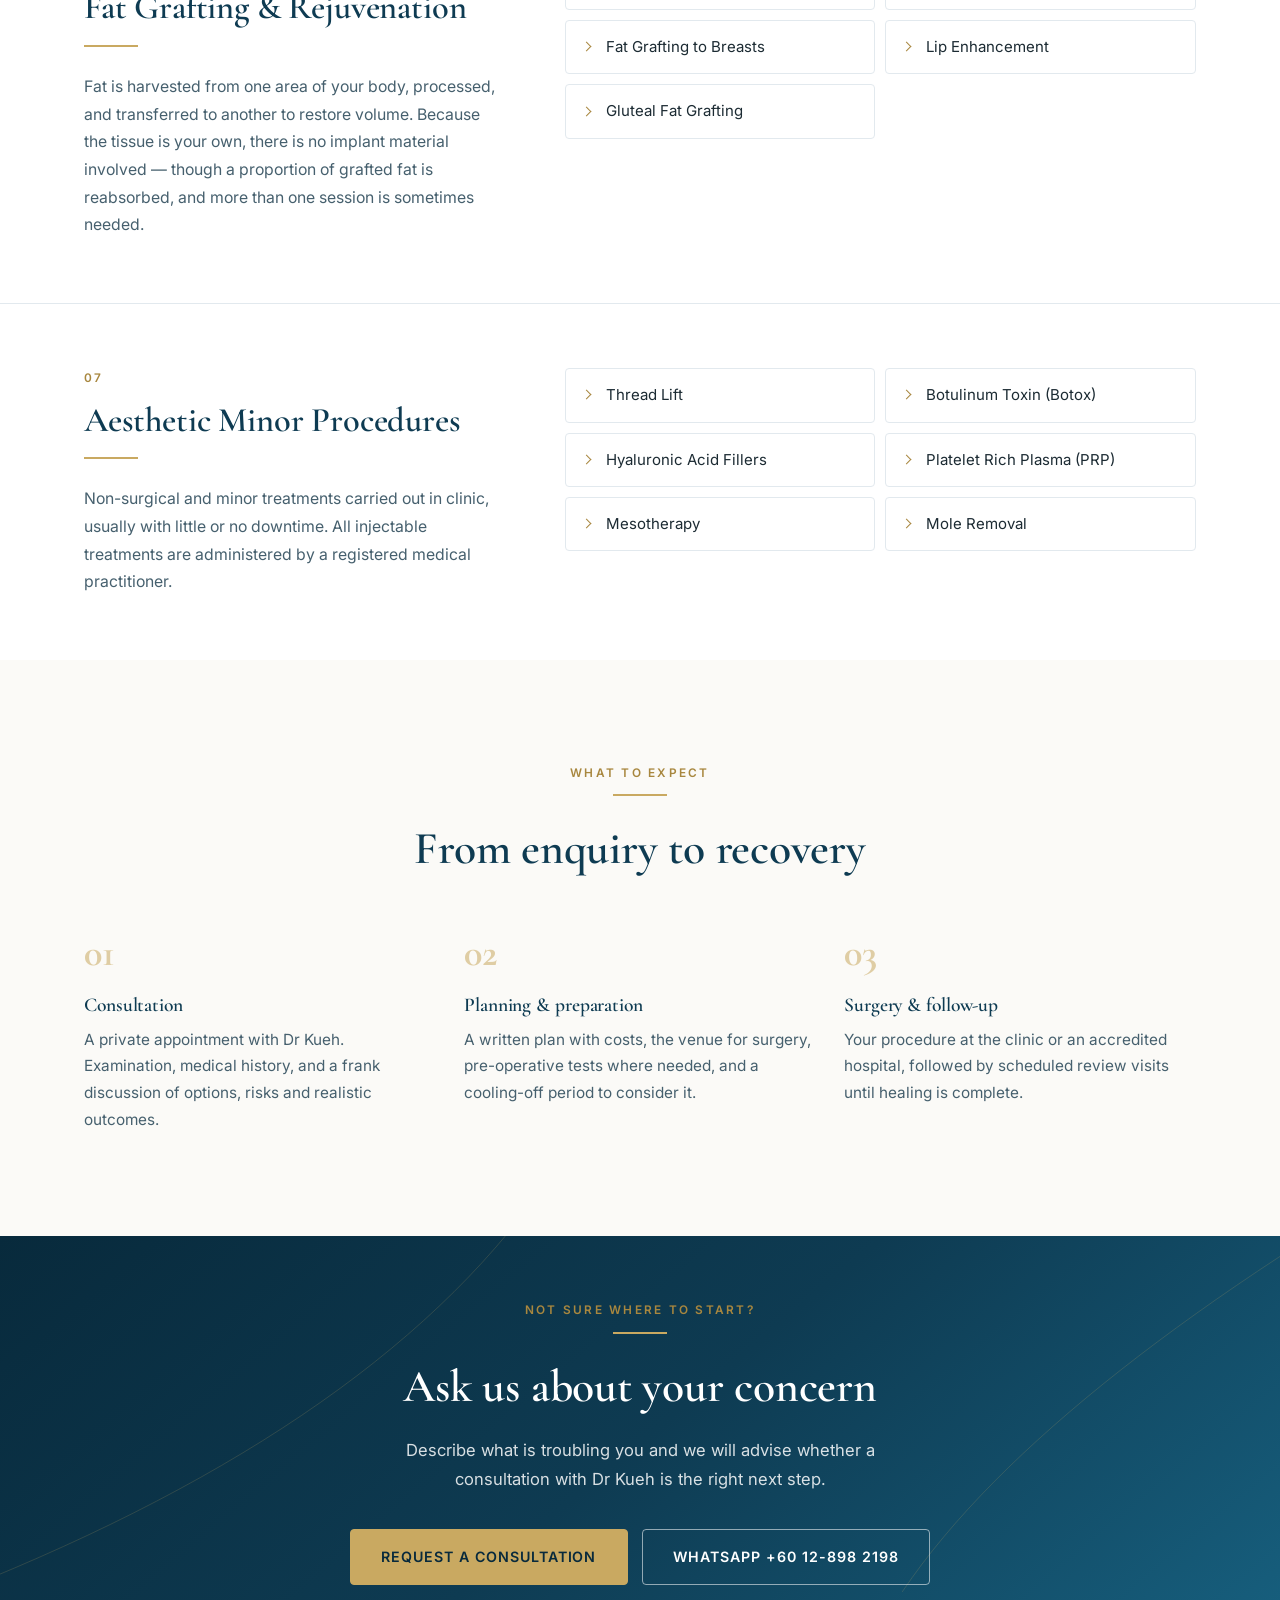
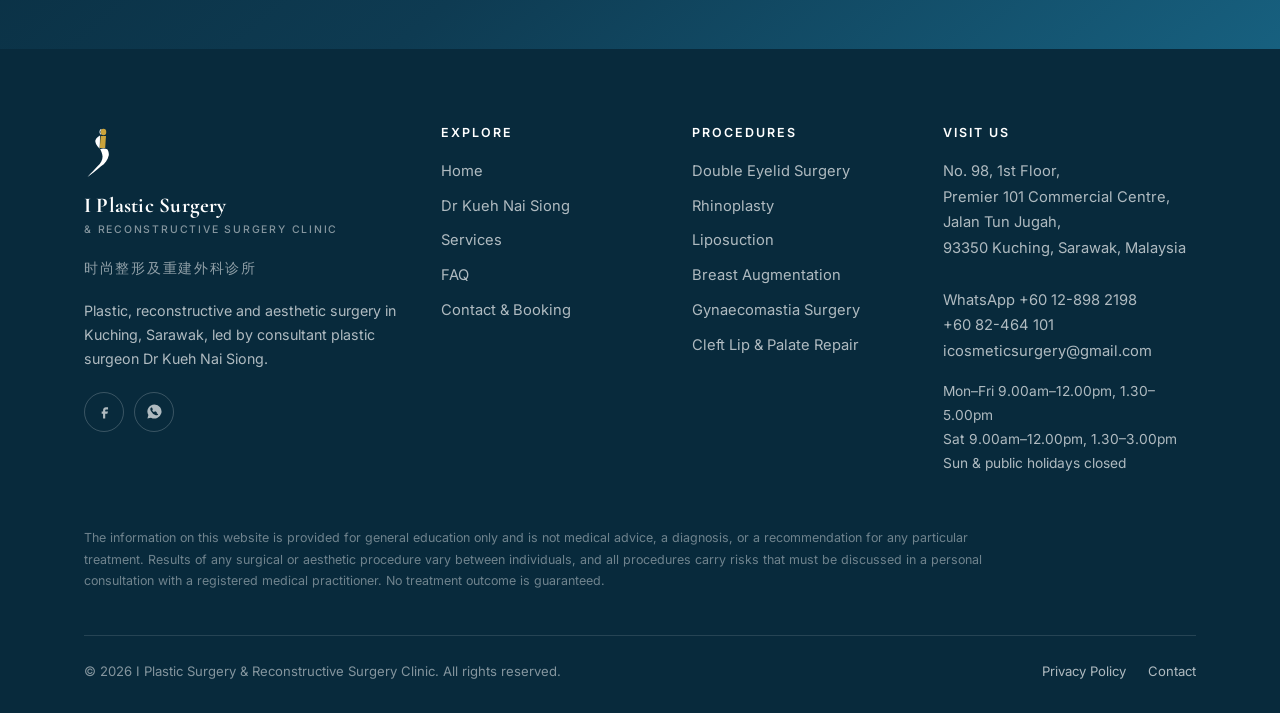
<file: services.html>
<!DOCTYPE html>
<html lang="en">
<head>
<meta charset="utf-8">
<meta name="viewport" content="width=device-width, initial-scale=1">

<title>Plastic Surgery Services in Kuching | Cosmetic &amp; Reconstructive Procedures</title>
<meta name="description" content="Procedures at I Plastic Surgery Kuching: rhinoplasty, double eyelid, liposuction, tummy tuck, breast surgery, fat grafting, cleft lip repair and fillers.">
<link rel="canonical" href="https://iplasticsurgeryclinic.com/services.html">
<meta name="robots" content="index, follow, max-image-preview:large">

<meta property="og:type" content="website">
<meta property="og:site_name" content="I Plastic Surgery &amp; Reconstructive Surgery Clinic">
<meta property="og:title" content="Plastic Surgery Services in Kuching | I Plastic Surgery Clinic">
<meta property="og:description" content="Facial plastic surgery, body contouring, breast surgery, reconstructive surgery, fat grafting and aesthetic procedures in Kuching, Sarawak.">
<meta property="og:url" content="https://iplasticsurgeryclinic.com/services.html">
<meta property="og:image" content="https://iplasticsurgeryclinic.com/assets/img/services-overview.jpg">
<meta property="og:locale" content="en_MY">
<meta name="twitter:card" content="summary_large_image">

<link rel="icon" href="assets/img/favicon.svg" type="image/svg+xml">
<link rel="preconnect" href="https://fonts.googleapis.com">
<link rel="preconnect" href="https://fonts.gstatic.com" crossorigin>
<link href="https://fonts.googleapis.com/css2?family=Cormorant+Garamond:ital,wght@0,400;0,600;0,700;1,400;1,600&family=Inter:wght@400;500;600&display=swap" rel="stylesheet">
<link rel="stylesheet" href="assets/css/style.css">

<script type="application/ld+json">
{
  "@context": "https://schema.org",
  "@type": "BreadcrumbList",
  "itemListElement": [
    { "@type": "ListItem", "position": 1, "name": "Home", "item": "https://iplasticsurgeryclinic.com/" },
    { "@type": "ListItem", "position": 2, "name": "Services", "item": "https://iplasticsurgeryclinic.com/services.html" }
  ]
}
</script>
<script type="application/ld+json">
{
  "@context": "https://schema.org",
  "@type": "MedicalClinic",
  "@id": "https://iplasticsurgeryclinic.com/#clinic",
  "name": "I Plastic Surgery & Reconstructive Surgery Clinic",
  "url": "https://iplasticsurgeryclinic.com/",
  "medicalSpecialty": "PlasticSurgery",
  "availableService": [
    { "@type": "MedicalProcedure", "name": "Liposuction", "procedureType": "https://schema.org/SurgicalProcedure" },
    { "@type": "MedicalProcedure", "name": "Abdominoplasty (Tummy Tuck)", "procedureType": "https://schema.org/SurgicalProcedure" },
    { "@type": "MedicalProcedure", "name": "Arm Lift and Thigh Lift", "procedureType": "https://schema.org/SurgicalProcedure" },
    { "@type": "MedicalProcedure", "name": "Breast Augmentation", "procedureType": "https://schema.org/SurgicalProcedure" },
    { "@type": "MedicalProcedure", "name": "Breast Lift", "procedureType": "https://schema.org/SurgicalProcedure" },
    { "@type": "MedicalProcedure", "name": "Breast Reduction", "procedureType": "https://schema.org/SurgicalProcedure" },
    { "@type": "MedicalProcedure", "name": "Gynaecomastia Surgery", "procedureType": "https://schema.org/SurgicalProcedure" },
    { "@type": "MedicalProcedure", "name": "Double Eyelid Surgery", "procedureType": "https://schema.org/SurgicalProcedure" },
    { "@type": "MedicalProcedure", "name": "Eyebag Removal", "procedureType": "https://schema.org/SurgicalProcedure" },
    { "@type": "MedicalProcedure", "name": "Ptosis Correction", "procedureType": "https://schema.org/SurgicalProcedure" },
    { "@type": "MedicalProcedure", "name": "Rhinoplasty", "procedureType": "https://schema.org/SurgicalProcedure" },
    { "@type": "MedicalProcedure", "name": "Face Lift and Neck Lift", "procedureType": "https://schema.org/SurgicalProcedure" },
    { "@type": "MedicalProcedure", "name": "Otoplasty", "procedureType": "https://schema.org/SurgicalProcedure" },
    { "@type": "MedicalProcedure", "name": "Cleft Lip and Cleft Palate Surgery", "procedureType": "https://schema.org/SurgicalProcedure" },
    { "@type": "MedicalProcedure", "name": "Skin Cancer Surgery", "procedureType": "https://schema.org/SurgicalProcedure" },
    { "@type": "MedicalProcedure", "name": "Burn Injury Reconstruction", "procedureType": "https://schema.org/SurgicalProcedure" },
    { "@type": "MedicalProcedure", "name": "Scar Revision", "procedureType": "https://schema.org/SurgicalProcedure" },
    { "@type": "MedicalProcedure", "name": "Reconstructive Microsurgery", "procedureType": "https://schema.org/SurgicalProcedure" },
    { "@type": "MedicalProcedure", "name": "Autologous Fat Transfer", "procedureType": "https://schema.org/SurgicalProcedure" },
    { "@type": "MedicalProcedure", "name": "Thread Lift" },
    { "@type": "MedicalProcedure", "name": "Botulinum Toxin Treatment" },
    { "@type": "MedicalProcedure", "name": "Hyaluronic Acid Dermal Filler" },
    { "@type": "MedicalProcedure", "name": "Platelet Rich Plasma (PRP)" },
    { "@type": "MedicalProcedure", "name": "Mole Removal" }
  ]
}
</script>
</head>

<body>
<a class="skip-link" href="#main">Skip to content</a>

<div class="topbar">
  <div class="wrap">
    <span>
      <svg width="13" height="13" viewBox="0 0 24 24" fill="none" stroke="currentColor" stroke-width="2" aria-hidden="true"><path d="M21 10c0 7-9 13-9 13s-9-6-9-13a9 9 0 0 1 18 0z"/><circle cx="12" cy="10" r="3"/></svg>
      Premier 101, Jalan Tun Jugah, Kuching
    </span>
    <span>
      <svg width="13" height="13" viewBox="0 0 24 24" fill="none" stroke="currentColor" stroke-width="2" aria-hidden="true"><path d="M22 16.9v3a2 2 0 0 1-2.2 2 19.8 19.8 0 0 1-8.6-3.1 19.5 19.5 0 0 1-6-6A19.8 19.8 0 0 1 2.1 4.2 2 2 0 0 1 4.1 2h3a2 2 0 0 1 2 1.7c.1 1 .4 1.9.7 2.8a2 2 0 0 1-.5 2.1L8.1 9.8a16 16 0 0 0 6 6l1.2-1.2a2 2 0 0 1 2.1-.5c.9.3 1.8.6 2.8.7a2 2 0 0 1 1.8 2.1z"/></svg>
      <a href="tel:+6082464101">+60 82-464 101</a>
    </span>
  </div>
</div>

<header class="site-header">
  <div class="wrap">
    <a class="brand" href="index.html">
      <img class="brand__mark" src="assets/img/logo-mark.svg" alt="" width="177" height="294">
      <span>
        <span class="brand__name">I Plastic Surgery</span>
        <span class="brand__sub">&amp; Reconstructive Surgery Clinic</span>
      </span>
    </a>
    <button class="nav-toggle" type="button" aria-label="Open menu" aria-expanded="false" aria-controls="primary-nav"><span></span></button>
    <nav class="nav" id="primary-nav" aria-label="Main">
      <a href="index.html">Home</a>
      <a href="about.html">Dr Kueh</a>
      <a href="services.html" aria-current="page">Services</a>
      <a href="faq.html">FAQ</a>
      <a href="contact.html">Contact</a>
      <a class="btn btn--gold btn--sm header-cta" href="contact.html#book">Book Consultation</a>
    </nav>
  </div>
</header>

<main id="main">

  <section class="page-hero">
    <svg class="page-hero__arcs" viewBox="0 0 1440 400" preserveAspectRatio="xMidYMid slice" aria-hidden="true">
      <g fill="none" stroke="#c9a961" stroke-width="1.1" opacity=".5">
        <path d="M-100 420 C 220 300, 460 150, 600 -40"/>
        <path d="M-20 440 C 300 320, 540 170, 690 -40"/>
      </g>
    </svg>
    <div class="wrap">
      <p class="crumbs"><a href="index.html">Home</a><span>/</span>Services</p>
      <span class="eyebrow">Procedures</span>
      <h1>Our Services</h1>
      <p>
        Every procedure listed below is performed or directly supervised by Dr Kueh Nai Siong.
        Suitability is decided only after a personal examination and discussion &mdash; not from
        a website.
      </p>
    </div>
  </section>

  <section class="section--tight">
    <div class="wrap">
      <nav class="svc-nav reveal" aria-label="Service categories">
        <a href="#facial">Facial Plastic Surgery</a>
        <a href="#body">Body Contouring</a>
        <a href="#breast">Breast Surgery</a>
        <a href="#intimate">Intimate Surgery</a>
        <a href="#reconstructive">Reconstructive Surgery</a>
        <a href="#fat-grafting">Fat Grafting &amp; Rejuvenation</a>
        <a href="#aesthetic">Aesthetic Minor Procedures</a>
      </nav>

      <div class="notice reveal">
        <strong>Please note:</strong> this page lists the procedures available at the clinic. It
        is not a recommendation, and it does not describe outcomes, prices or suitability. Those
        are discussed individually during consultation, as required for any surgical procedure.
      </div>
    </div>
  </section>

  <!-- ========================== FACIAL SURGERY ========================= -->
  <div class="svc-block" id="facial">
    <div class="wrap">
      <div class="svc-block__grid">
        <div class="reveal">
          <span class="eyebrow">01</span>
          <h2>Facial Plastic Surgery</h2>
          <hr class="rule">
          <p class="svc-block__intro">
            Surgery of the eyelids, nose, ears and facial contour. Facial procedures are
            millimetre work &mdash; small differences in technique change the result, so
            planning is done on your own anatomy rather than a template.
          </p>
        </div>
        <ul class="chip-list reveal">
          <li>Eyelid Surgery (Blepharoplasty)</li>
          <li><a href="double-eyelid-surgery-kuching.html">Double Eyelid Surgery</a></li>
          <li>Eyebag Removal</li>
          <li>Ptosis Correction</li>
          <li>Brow Lift</li>
          <li>Forehead Lift</li>
          <li>Face Lift</li>
          <li>Neck Lift</li>
          <li><a href="rhinoplasty-kuching.html">Rhinoplasty (Nose Surgery)</a></li>
          <li>Alarplasty</li>
          <li>Facial Contouring Surgery</li>
          <li>Facial Implants</li>
          <li>Autologous Fat Graft to Face</li>
          <li>Dimple Creation</li>
          <li>Otoplasty &amp; Torn Earlobe Repair</li>
        </ul>
      </div>
    </div>
  </div>

  <!-- ========================== BODY CONTOURING ======================== -->
  <div class="svc-block" id="body">
    <div class="wrap">
      <div class="svc-block__grid">
        <div class="reveal">
          <span class="eyebrow">02</span>
          <h2>Body Contouring</h2>
          <hr class="rule">
          <p class="svc-block__intro">
            Reshaping of the abdomen, arms and thighs, including after significant weight loss
            or pregnancy. Contouring surgery removes or redistributes tissue; it is not a
            treatment for obesity and does not replace weight management.
          </p>
        </div>
        <ul class="chip-list reveal">
          <li><a href="liposuction-kuching.html">Liposuction</a></li>
          <li>Abdominoplasty</li>
          <li>Mini Tummy Tuck</li>
          <li>Arm Lift (Brachioplasty)</li>
          <li>Thigh Lift</li>
        </ul>
      </div>
    </div>
  </div>

  <!-- =========================== BREAST SURGERY ======================== -->
  <div class="svc-block" id="breast">
    <div class="wrap">
      <div class="svc-block__grid">
        <div class="reveal">
          <span class="eyebrow">03</span>
          <h2>Breast Surgery</h2>
          <hr class="rule">
          <p class="svc-block__intro">
            Cosmetic and reconstructive breast surgery for women and men, including
            reconstruction following mastectomy. Implant and fat-grafting options each have
            different trade-offs, which are explained fully before any decision is made.
          </p>
        </div>
        <ul class="chip-list reveal">
          <li><a href="breast-augmentation-kuching.html">Breast Augmentation</a></li>
          <li>Implants &amp; Fat Grafting</li>
          <li>Breast Lift (Mastopexy)</li>
          <li>Breast Reduction</li>
          <li><a href="gynaecomastia-kuching.html">Male Breast Reduction (Gynaecomastia)</a></li>
          <li>Mastectomy &amp; Reconstruction</li>
          <li>Nipple Plasty</li>
          <li>Areola Plasty</li>
        </ul>
      </div>
    </div>
  </div>

  <!-- ========================= INTIMATE SURGERY ======================== -->
  <div class="svc-block" id="intimate">
    <div class="wrap">
      <div class="svc-block__grid">
        <div class="reveal">
          <span class="eyebrow">04</span>
          <h2>Intimate Surgery</h2>
          <hr class="rule">
          <p class="svc-block__intro">
            Discreet consultations for functional and aesthetic concerns, including changes
            following childbirth. Privacy is respected at every stage, and a female chaperone is
            available on request.
          </p>
        </div>
        <ul class="chip-list reveal">
          <li>Vaginoplasty</li>
          <li>Labiaplasty</li>
        </ul>
      </div>
    </div>
  </div>

  <!-- ====================== RECONSTRUCTIVE SURGERY ===================== -->
  <div class="svc-block" id="reconstructive">
    <div class="wrap">
      <div class="svc-block__grid">
        <div class="reveal">
          <span class="eyebrow">05</span>
          <h2>Reconstructive Surgery</h2>
          <hr class="rule">
          <p class="svc-block__intro">
            Restoring form and function after birth difference, trauma, burns or cancer. This is
            the foundation of Dr Kueh's training at Chang Gung Memorial Hospital, and remains a
            core part of the practice. Referrals from other doctors are welcome.
          </p>
        </div>
        <ul class="chip-list reveal">
          <li><a href="cleft-lip-repair-kuching.html">Cleft Lip &amp; Cleft Palate Surgery</a></li>
          <li>Skin Cancer Surgery</li>
          <li>Burn Injury &amp; Burn Reconstruction</li>
          <li>Scar Revision</li>
          <li>Reconstructive Microsurgery</li>
        </ul>
      </div>
    </div>
  </div>

  <!-- ============================ FAT GRAFTING ========================= -->
  <div class="svc-block" id="fat-grafting">
    <div class="wrap">
      <div class="svc-block__grid">
        <div class="reveal">
          <span class="eyebrow">06</span>
          <h2>Fat Grafting &amp; Rejuvenation</h2>
          <hr class="rule">
          <p class="svc-block__intro">
            Fat is harvested from one area of your body, processed, and transferred to another
            to restore volume. Because the tissue is your own, there is no implant material
            involved &mdash; though a proportion of grafted fat is reabsorbed, and more than one
            session is sometimes needed.
          </p>
        </div>
        <ul class="chip-list reveal">
          <li>Autologous Fat Transfer</li>
          <li>Facial Rejuvenation</li>
          <li>Fat Grafting to Breasts</li>
          <li>Lip Enhancement</li>
          <li>Gluteal Fat Grafting</li>
        </ul>
      </div>
    </div>
  </div>

  <!-- ===================== AESTHETIC MINOR PROCEDURES ================== -->
  <div class="svc-block" id="aesthetic">
    <div class="wrap">
      <div class="svc-block__grid">
        <div class="reveal">
          <span class="eyebrow">07</span>
          <h2>Aesthetic Minor Procedures</h2>
          <hr class="rule">
          <p class="svc-block__intro">
            Non-surgical and minor treatments carried out in clinic, usually with little or no
            downtime. All injectable treatments are administered by a registered medical
            practitioner.
          </p>
        </div>
        <ul class="chip-list reveal">
          <li>Thread Lift</li>
          <li>Botulinum Toxin (Botox)</li>
          <li>Hyaluronic Acid Fillers</li>
          <li>Platelet Rich Plasma (PRP)</li>
          <li>Mesotherapy</li>
          <li>Mole Removal</li>
        </ul>
      </div>
    </div>
  </div>

  <!-- ============================= PROCESS ============================= -->
  <section class="section--cream">
    <div class="wrap">
      <div class="section-head section-head--center reveal">
        <span class="eyebrow">What to expect</span>
        <hr class="rule">
        <h2>From enquiry to recovery</h2>
      </div>
      <div class="steps">
        <div class="step reveal">
          <h3>Consultation</h3>
          <p>A private appointment with Dr Kueh. Examination, medical history, and a frank discussion of options, risks and realistic outcomes.</p>
        </div>
        <div class="step reveal">
          <h3>Planning &amp; preparation</h3>
          <p>A written plan with costs, the venue for surgery, pre-operative tests where needed, and a cooling-off period to consider it.</p>
        </div>
        <div class="step reveal">
          <h3>Surgery &amp; follow-up</h3>
          <p>Your procedure at the clinic or an accredited hospital, followed by scheduled review visits until healing is complete.</p>
        </div>
      </div>
    </div>
  </section>

  <section class="cta-band section--tight">
    <svg class="cta-band__arcs" viewBox="0 0 1440 400" preserveAspectRatio="xMidYMid slice" aria-hidden="true">
      <g fill="none" stroke="#c9a961" stroke-width="1.1" opacity=".5">
        <path d="M-100 420 C 220 300, 460 150, 600 -40"/>
        <path d="M1540 -40 C 1260 130, 1060 300, 980 460"/>
      </g>
    </svg>
    <div class="wrap">
      <span class="eyebrow">Not sure where to start?</span>
      <hr class="rule">
      <h2>Ask us about your concern</h2>
      <p>Describe what is troubling you and we will advise whether a consultation with Dr Kueh is the right next step.</p>
      <div class="hero__actions">
        <a class="btn btn--gold" href="contact.html#book">Request a Consultation</a>
        <a class="btn btn--ghost" href="https://wa.me/60128982198" target="_blank" rel="noopener">WhatsApp +60 12-898 2198</a>
      </div>
    </div>
  </section>

</main>

<footer class="site-footer">
  <div class="wrap">
    <div class="footer-grid">
      <div class="footer-brand">
        <img class="footer-brand__logo" src="assets/img/logo-mark-light.svg" alt="" width="177" height="294">
        <span class="brand__name">I Plastic Surgery</span>
        <span class="brand__sub">&amp; Reconstructive Surgery Clinic</span>
        <p class="footer-zh">时尚整形及重建外科诊所</p>
        <p>Plastic, reconstructive and aesthetic surgery in Kuching, Sarawak, led by consultant plastic surgeon Dr Kueh Nai Siong.</p>
        <div class="socials">
          <a href="https://www.facebook.com/I.PLASTIC.SPECIALIST/" target="_blank" rel="noopener" aria-label="Facebook">
            <svg width="17" height="17" viewBox="0 0 24 24" fill="currentColor" aria-hidden="true"><path d="M14 9h3V6h-3c-2.2 0-4 1.8-4 4v2H8v3h2v7h3v-7h3l1-3h-4v-2c0-.6.4-1 1-1z"/></svg>
          </a>
          <a href="https://wa.me/60128982198" target="_blank" rel="noopener" aria-label="WhatsApp">
            <svg width="17" height="17" viewBox="0 0 24 24" fill="currentColor" aria-hidden="true"><path d="M12 2a10 10 0 0 0-8.6 15.1L2 22l5-1.3A10 10 0 1 0 12 2zm5.3 14.1c-.2.6-1.3 1.2-1.8 1.2-.5.1-1 .1-1.7-.1a12 12 0 0 1-6.9-6c-.5-.9-.8-1.8-.8-2.6 0-.8.4-1.5.9-1.9.2-.2.4-.3.6-.3h.5c.2 0 .4 0 .6.4l.8 2c.1.2 0 .4-.1.6l-.4.5c-.1.2-.3.3-.1.6.5.9 1.1 1.6 2 2.2.3.2.5.2.7 0l.7-.8c.2-.2.4-.2.6-.1l1.9.9c.2.1.4.2.4.4 0 .2 0 .8-.2 1.1z"/></svg>
          </a>
        </div>
      </div>

      <div>
        <h4>Explore</h4>
        <ul>
          <li><a href="index.html">Home</a></li>
          <li><a href="about.html">Dr Kueh Nai Siong</a></li>
          <li><a href="services.html">Services</a></li>
          <li><a href="faq.html">FAQ</a></li>
          <li><a href="contact.html">Contact &amp; Booking</a></li>
        </ul>
      </div>

      <div>
        <h4>Procedures</h4>
        <ul>
          <li><a href="double-eyelid-surgery-kuching.html">Double Eyelid Surgery</a></li>
          <li><a href="rhinoplasty-kuching.html">Rhinoplasty</a></li>
          <li><a href="liposuction-kuching.html">Liposuction</a></li>
          <li><a href="breast-augmentation-kuching.html">Breast Augmentation</a></li>
          <li><a href="gynaecomastia-kuching.html">Gynaecomastia Surgery</a></li>
          <li><a href="cleft-lip-repair-kuching.html">Cleft Lip &amp; Palate Repair</a></li>
        </ul>
      </div>

      <div>
        <h4>Visit Us</h4>
        <address style="font-style:normal">
          No. 98, 1st Floor,<br>
          Premier 101 Commercial Centre,<br>
          Jalan Tun Jugah,<br>
          93350 Kuching, Sarawak, Malaysia<br><br>
          WhatsApp <a href="https://wa.me/60128982198" target="_blank" rel="noopener">+60 12-898 2198</a><br>
          <a href="tel:+6082464101">+60 82-464 101</a><br>
          <a href="mailto:icosmeticsurgery@gmail.com">icosmeticsurgery@gmail.com</a>
        </address>
        <p style="margin-top:14px;font-size:.86rem">
          Mon&ndash;Fri 9.00am&ndash;12.00pm, 1.30&ndash;5.00pm<br>
          Sat 9.00am&ndash;12.00pm, 1.30&ndash;3.00pm<br>
          Sun &amp; public holidays closed
        </p>
      </div>
    </div>

    <p class="footer-disclaimer">
      The information on this website is provided for general education only and is not medical
      advice, a diagnosis, or a recommendation for any particular treatment. Results of any
      surgical or aesthetic procedure vary between individuals, and all procedures carry risks
      that must be discussed in a personal consultation with a registered medical practitioner.
      No treatment outcome is guaranteed.
    </p>

    <div class="footer-bottom">
      <span>&copy; <span id="year">2026</span> I Plastic Surgery &amp; Reconstructive Surgery Clinic. All rights reserved.</span>
      <nav aria-label="Legal">
        <a href="privacy.html">Privacy Policy</a>
        <a href="contact.html">Contact</a>
      </nav>
    </div>
  </div>
</footer>

<a class="wa-float" href="https://wa.me/60128982198" target="_blank" rel="noopener" aria-label="Chat with us on WhatsApp">
  <svg width="27" height="27" viewBox="0 0 24 24" fill="currentColor" aria-hidden="true"><path d="M12 2a10 10 0 0 0-8.6 15.1L2 22l5-1.3A10 10 0 1 0 12 2zm5.3 14.1c-.2.6-1.3 1.2-1.8 1.2-.5.1-1 .1-1.7-.1a12 12 0 0 1-6.9-6c-.5-.9-.8-1.8-.8-2.6 0-.8.4-1.5.9-1.9.2-.2.4-.3.6-.3h.5c.2 0 .4 0 .6.4l.8 2c.1.2 0 .4-.1.6l-.4.5c-.1.2-.3.3-.1.6.5.9 1.1 1.6 2 2.2.3.2.5.2.7 0l.7-.8c.2-.2.4-.2.6-.1l1.9.9c.2.1.4.2.4.4 0 .2 0 .8-.2 1.1z"/></svg>
</a>

<script src="assets/js/main.js" defer></script>
</body>
</html>
</file>
<file: assets/css/style.css>
/* ==========================================================================
   I Plastic Surgery & Reconstructive Surgery Clinic — Kuching
   Global stylesheet
   ========================================================================== */

:root {
  /* Brand palette — drawn from the clinic's blue + gold identity */
  --navy-deep: #072433;
  --navy: #0e3b52;
  --navy-dark: #082a3c;
  --blue: #17607f;
  --blue-soft: #e8f1f5;
  --gold: #c9a961;
  --gold-dark: #a8873f;
  --gold-soft: #f6efe0;

  --ink: #1c2b33;
  --body: #46606e;
  --muted: #6f8794;
  --line: #e2e9ee;
  --paper: #ffffff;
  --cream: #fbfaf7;

  --font-display: "Cormorant Garamond", Georgia, "Times New Roman", serif;
  --font-body: "Inter", -apple-system, BlinkMacSystemFont, "Segoe UI", Roboto, Helvetica, Arial, sans-serif;

  --wrap: 1160px;
  --radius: 4px;
  --radius-lg: 10px;
  --shadow-sm: 0 1px 3px rgba(14, 59, 82, .07), 0 8px 24px rgba(14, 59, 82, .05);
  --shadow-md: 0 4px 12px rgba(14, 59, 82, .09), 0 20px 48px rgba(14, 59, 82, .08);
  --ease: cubic-bezier(.22, .61, .36, 1);
}

/* --------------------------------------------------------------- Reset -- */
*, *::before, *::after { box-sizing: border-box; }

html {
  scroll-behavior: smooth;
  scroll-padding-top: 96px;
  -webkit-text-size-adjust: 100%;
}

body {
  margin: 0;
  font-family: var(--font-body);
  font-size: 17px;
  line-height: 1.75;
  color: var(--body);
  background: var(--paper);
  -webkit-font-smoothing: antialiased;
  -moz-osx-font-smoothing: grayscale;
}

img { max-width: 100%; height: auto; display: block; }

a { color: var(--blue); text-decoration: none; transition: color .2s var(--ease); }
a:hover { color: var(--gold-dark); }

h1, h2, h3, h4 {
  font-family: var(--font-display);
  color: var(--navy);
  font-weight: 600;
  line-height: 1.18;
  margin: 0 0 .5em;
  letter-spacing: -.005em;
}

h1 { font-size: clamp(2.4rem, 5.2vw, 3.9rem); }
h2 { font-size: clamp(1.95rem, 3.8vw, 2.85rem); }
h3 { font-size: clamp(1.25rem, 2vw, 1.5rem); }
h4 { font-size: 1.12rem; }

p { margin: 0 0 1.15em; }
p:last-child { margin-bottom: 0; }

ul { margin: 0 0 1.15em; padding-left: 1.15em; }

:focus-visible {
  outline: 3px solid var(--gold);
  outline-offset: 3px;
  border-radius: 2px;
}

/* ------------------------------------------------------------- Layout -- */
.wrap {
  width: 100%;
  max-width: var(--wrap);
  margin-inline: auto;
  padding-inline: 24px;
}

.wrap--narrow { max-width: 820px; }

section { padding: clamp(64px, 8vw, 110px) 0; }
.section--tight { padding: clamp(48px, 5vw, 72px) 0; }
.section--cream { background: var(--cream); }
.section--blue { background: var(--blue-soft); }

.skip-link {
  position: absolute;
  left: -9999px;
  top: 0;
  background: var(--navy);
  color: #fff;
  padding: 12px 20px;
  z-index: 999;
}
.skip-link:focus { left: 12px; top: 12px; color: #fff; }

/* --------------------------------------------------- Section headings -- */
.eyebrow {
  font-family: var(--font-body);
  font-size: .74rem;
  font-weight: 600;
  letter-spacing: .19em;
  text-transform: uppercase;
  color: var(--gold-dark);
  margin: 0 0 .9em;
  display: block;
}

.section-head { max-width: 720px; margin-bottom: clamp(38px, 5vw, 58px); }
.section-head--center { margin-inline: auto; text-align: center; }
.section-head p { font-size: 1.06rem; color: var(--body); }

.rule {
  width: 54px;
  height: 2px;
  background: var(--gold);
  border: 0;
  margin: 0 0 26px;
}
.section-head--center .rule { margin-inline: auto; }

/* ------------------------------------------------------------ Buttons -- */
.btn {
  display: inline-flex;
  align-items: center;
  justify-content: center;
  gap: 9px;
  font-family: var(--font-body);
  font-size: .89rem;
  font-weight: 600;
  letter-spacing: .07em;
  text-transform: uppercase;
  padding: 15px 30px;
  border-radius: var(--radius);
  border: 1.5px solid transparent;
  cursor: pointer;
  transition: all .25s var(--ease);
  white-space: nowrap;
}

.btn--primary { background: var(--navy); color: #fff; border-color: var(--navy); }
.btn--primary:hover { background: var(--navy-dark); border-color: var(--navy-dark); color: #fff; transform: translateY(-2px); box-shadow: var(--shadow-sm); }

.btn--gold { background: var(--gold); color: var(--navy-dark); border-color: var(--gold); }
.btn--gold:hover { background: var(--gold-dark); border-color: var(--gold-dark); color: #fff; transform: translateY(-2px); box-shadow: var(--shadow-sm); }

.btn--ghost { background: transparent; color: #fff; border-color: rgba(255, 255, 255, .55); }
.btn--ghost:hover { background: #fff; color: var(--navy); border-color: #fff; }

.btn--outline { background: transparent; color: var(--navy); border-color: var(--line); }
.btn--outline:hover { border-color: var(--navy); color: var(--navy); background: #fff; }

.btn--sm { padding: 11px 20px; font-size: .78rem; }
.btn--full { width: 100%; }

/* ------------------------------------------------------------- Header -- */
.topbar {
  background: var(--navy-dark);
  color: rgba(255, 255, 255, .82);
  font-size: .8rem;
  letter-spacing: .02em;
}
.topbar .wrap {
  display: flex;
  flex-wrap: wrap;
  gap: 8px 28px;
  align-items: center;
  justify-content: flex-end;
  min-height: 40px;
  padding-block: 7px;
}
.topbar a { color: rgba(255, 255, 255, .82); }
.topbar a:hover { color: var(--gold); }
.topbar span { display: inline-flex; align-items: center; gap: 7px; }
.topbar svg { flex: none; opacity: .75; }

.site-header {
  position: sticky;
  top: 0;
  z-index: 100;
  background: rgba(255, 255, 255, .96);
  backdrop-filter: saturate(150%) blur(10px);
  border-bottom: 1px solid var(--line);
  transition: box-shadow .3s var(--ease);
}
.site-header.is-stuck { box-shadow: 0 2px 20px rgba(14, 59, 82, .09); }

.site-header .wrap {
  display: flex;
  align-items: center;
  justify-content: space-between;
  gap: 24px;
  min-height: 78px;
}

/* Wordmark — allowed to shrink so it never pushes the menu button off-screen
   on narrow phones (320px and similar) */
.brand { display: flex; align-items: center; gap: 13px; flex: 0 1 auto; min-width: 0; }
.brand > span { min-width: 0; }
.brand:hover { color: inherit; }
/* Clinic mark, traced from the Premier 101 shopfront signage */
.brand__mark {
  height: 44px;
  width: auto;
  flex: none;
  display: block;
}

.footer-brand__logo {
  height: 52px;
  width: auto;
  display: block;
  margin-bottom: 16px;
}
.brand__name {
  font-family: var(--font-display);
  font-size: 1.32rem;
  font-weight: 700;
  color: var(--navy);
  line-height: 1.1;
  letter-spacing: .01em;
  display: block;
}
.brand__sub {
  font-size: .655rem;
  letter-spacing: .17em;
  text-transform: uppercase;
  color: var(--muted);
  font-weight: 500;
  display: block;
  margin-top: 3px;
}

/* Navigation */
.nav { display: flex; align-items: center; gap: 4px; }
.nav a {
  font-size: .87rem;
  font-weight: 500;
  letter-spacing: .04em;
  color: var(--ink);
  padding: 9px 15px;
  border-radius: var(--radius);
  position: relative;
}
.nav a::after {
  content: "";
  position: absolute;
  left: 15px; right: 15px; bottom: 3px;
  height: 1.5px;
  background: var(--gold);
  transform: scaleX(0);
  transform-origin: left;
  transition: transform .28s var(--ease);
}
.nav a:hover { color: var(--navy); }
.nav a:hover::after, .nav a[aria-current="page"]::after { transform: scaleX(1); }
.nav a[aria-current="page"] { color: var(--navy); font-weight: 600; }

.header-cta { margin-left: 10px; }

.nav-toggle {
  display: none;
  width: 44px; height: 44px;
  background: none;
  border: 1px solid var(--line);
  border-radius: var(--radius);
  cursor: pointer;
  padding: 0;
  place-items: center;
}
.nav-toggle span {
  display: block;
  width: 19px; height: 1.6px;
  background: var(--navy);
  position: relative;
  transition: background .2s var(--ease);
}
.nav-toggle span::before,
.nav-toggle span::after {
  content: "";
  position: absolute;
  left: 0;
  width: 19px; height: 1.6px;
  background: var(--navy);
  transition: transform .25s var(--ease);
}
.nav-toggle span::before { top: -6px; }
.nav-toggle span::after { top: 6px; }
.nav-toggle[aria-expanded="true"] span { background: transparent; }
.nav-toggle[aria-expanded="true"] span::before { transform: translateY(6px) rotate(45deg); }
.nav-toggle[aria-expanded="true"] span::after { transform: translateY(-6px) rotate(-45deg); }

/* --------------------------------------------------------------- Hero -- */
.hero {
  position: relative;
  background: linear-gradient(150deg, #0b3345 0%, #10485f 45%, #17607f 100%);
  color: #fff;
  overflow: hidden;
  padding: clamp(80px, 11vw, 148px) 0 clamp(72px, 10vw, 130px);
}
.hero__arcs {
  position: absolute;
  inset: 0;
  pointer-events: none;
  opacity: .5;
}
.hero__glow {
  position: absolute;
  width: 720px; height: 720px;
  right: -180px; top: -280px;
  background: radial-gradient(circle, rgba(201, 169, 97, .2) 0%, transparent 65%);
  pointer-events: none;
}
.hero .wrap { position: relative; z-index: 2; }
.hero__inner { max-width: 780px; }
.hero .eyebrow { color: var(--gold); }
.hero h1 { color: #fff; margin-bottom: .38em; }
.hero h1 em {
  font-style: italic;
  color: var(--gold);
}
.hero__zh {
  font-family: var(--font-display);
  font-size: clamp(1.05rem, 2vw, 1.4rem);
  color: rgba(255, 255, 255, .72);
  letter-spacing: .22em;
  margin-bottom: 1.2em;
}
.hero__lede {
  font-size: clamp(1.03rem, 1.6vw, 1.16rem);
  color: rgba(255, 255, 255, .87);
  max-width: 610px;
  margin-bottom: 2.2em;
}
.hero__actions { display: flex; flex-wrap: wrap; gap: 14px; }

.hero__badges {
  display: flex;
  flex-wrap: wrap;
  gap: 10px 34px;
  margin-top: clamp(44px, 6vw, 66px);
  padding-top: 30px;
  border-top: 1px solid rgba(255, 255, 255, .17);
}
.hero__badge {
  display: flex;
  align-items: center;
  gap: 10px;
  font-size: .84rem;
  color: rgba(255, 255, 255, .8);
  letter-spacing: .03em;
}
.hero__badge svg { flex: none; color: var(--gold); }

/* Page banner (interior pages) */
.page-hero {
  background: linear-gradient(150deg, #0b3345 0%, #10485f 55%, #17607f 100%);
  color: #fff;
  padding: clamp(58px, 7vw, 96px) 0 clamp(52px, 6vw, 84px);
  position: relative;
  overflow: hidden;
}
.page-hero__arcs { position: absolute; inset: 0; opacity: .42; pointer-events: none; }
.page-hero .wrap { position: relative; z-index: 2; }
.page-hero h1 { color: #fff; margin-bottom: .3em; }
.page-hero p { color: rgba(255, 255, 255, .84); max-width: 640px; font-size: 1.04rem; }
.page-hero .eyebrow { color: var(--gold); }

.crumbs {
  font-size: .8rem;
  color: rgba(255, 255, 255, .6);
  margin-bottom: 20px;
  letter-spacing: .04em;
}
.crumbs a { color: rgba(255, 255, 255, .82); }
.crumbs a:hover { color: var(--gold); }
.crumbs span { margin-inline: 8px; opacity: .5; }

/* --------------------------------------------------------------- Grid -- */
.grid { display: grid; gap: 26px; }
.grid--2 { grid-template-columns: repeat(2, 1fr); }
.grid--3 { grid-template-columns: repeat(3, 1fr); }
.grid--4 { grid-template-columns: repeat(4, 1fr); }

/* --------------------------------------------------------------- Card -- */
.card {
  background: var(--paper);
  border: 1px solid var(--line);
  border-radius: var(--radius-lg);
  padding: 34px 30px;
  transition: transform .3s var(--ease), box-shadow .3s var(--ease), border-color .3s var(--ease);
  display: flex;
  flex-direction: column;
}
.card:hover { transform: translateY(-4px); box-shadow: var(--shadow-md); border-color: rgba(201, 169, 97, .5); }
.card h3 { margin-bottom: .45em; }
.card p { font-size: .96rem; }

.card__icon {
  width: 50px; height: 50px;
  border-radius: 50%;
  background: var(--gold-soft);
  color: var(--gold-dark);
  display: grid;
  place-items: center;
  margin-bottom: 20px;
  flex: none;
}

.card__link {
  margin-top: auto;
  padding-top: 20px;
  font-size: .82rem;
  font-weight: 600;
  letter-spacing: .09em;
  text-transform: uppercase;
  color: var(--navy);
  display: inline-flex;
  align-items: center;
  gap: 8px;
}
.card__link:hover { color: var(--gold-dark); gap: 12px; }
.card__link svg { transition: transform .25s var(--ease); }

/* Service list inside a card */
.card__list {
  list-style: none;
  padding: 0;
  margin: 4px 0 0;
  font-size: .95rem;
  columns: 1;
}
.card__list li {
  position: relative;
  padding: 5px 0 5px 20px;
  color: var(--body);
}
.card__list li::before {
  content: "";
  position: absolute;
  left: 0; top: 15px;
  width: 7px; height: 7px;
  border-top: 1.4px solid var(--gold);
  border-right: 1.4px solid var(--gold);
  transform: rotate(45deg);
}

/* ------------------------------------------------------------- Split -- */
.split {
  display: grid;
  grid-template-columns: minmax(0, .92fr) minmax(0, 1.08fr);
  gap: clamp(38px, 6vw, 76px);
  align-items: center;
}
.split--reverse .split__media { order: 2; }

.split__media { position: relative; }
.split__media img {
  border-radius: var(--radius-lg);
  width: 100%;
  box-shadow: var(--shadow-md);
}
.split__media::after {
  content: "";
  position: absolute;
  inset: 18px -18px -18px 18px;
  border: 1.5px solid var(--gold);
  border-radius: var(--radius-lg);
  z-index: -1;
}

.portrait-frame {
  background: linear-gradient(160deg, var(--blue-soft), #fff);
  border-radius: var(--radius-lg);
  padding: 22px 22px 0;
  box-shadow: var(--shadow-md);
}
.portrait-frame img { border-radius: 6px; box-shadow: none; }

/* Credential list */
.creds { list-style: none; padding: 0; margin: 26px 0 0; }
.creds li {
  display: flex;
  gap: 14px;
  padding: 13px 0;
  border-top: 1px solid var(--line);
  font-size: .97rem;
}
.creds li:last-child { border-bottom: 1px solid var(--line); }
.creds svg { flex: none; color: var(--gold-dark); margin-top: 5px; }
.creds strong { color: var(--navy); font-weight: 600; }

/* ------------------------------------------------------------- Stats -- */
.stats {
  display: grid;
  grid-template-columns: repeat(4, 1fr);
  gap: 1px;
  background: var(--line);
  border: 1px solid var(--line);
  border-radius: var(--radius-lg);
  overflow: hidden;
}
.stat { background: var(--paper); padding: 34px 24px; text-align: center; }
.stat__num {
  font-family: var(--font-display);
  font-size: clamp(2rem, 3.4vw, 2.7rem);
  font-weight: 700;
  color: var(--navy);
  line-height: 1;
  display: block;
}
.stat__num span { color: var(--gold); }
.stat__label {
  font-size: .79rem;
  letter-spacing: .12em;
  text-transform: uppercase;
  color: var(--muted);
  margin-top: 11px;
  display: block;
}

/* ---------------------------------------------------------- Hospitals -- */
.hospitals {
  display: grid;
  grid-template-columns: repeat(auto-fit, minmax(230px, 1fr));
  gap: 18px;
}
.hospital {
  background: var(--paper);
  border: 1px solid var(--line);
  border-left: 3px solid var(--gold);
  border-radius: var(--radius);
  padding: 22px 24px;
}
.hospital strong { display: block; color: var(--navy); font-family: var(--font-display); font-size: 1.14rem; font-weight: 600; }
.hospital span { font-size: .85rem; color: var(--muted); }

/* --------------------------------------------------------------- Steps -- */
.steps { counter-reset: step; display: grid; gap: 28px; grid-template-columns: repeat(3, 1fr); }
.step { position: relative; padding-top: 60px; }
.step::before {
  counter-increment: step;
  content: "0" counter(step);
  position: absolute;
  top: 0; left: 0;
  font-family: var(--font-display);
  font-size: 2.4rem;
  font-weight: 700;
  color: var(--gold);
  opacity: .55;
  line-height: 1;
}
.step h3 { font-size: 1.22rem; }
.step p { font-size: .96rem; margin: 0; }

/* --------------------------------------------------------------- CTA -- */
.cta-band {
  background: linear-gradient(140deg, var(--navy-dark) 0%, var(--navy) 50%, var(--blue) 100%);
  color: #fff;
  text-align: center;
  position: relative;
  overflow: hidden;
}
.cta-band__arcs { position: absolute; inset: 0; opacity: .38; pointer-events: none; }
.cta-band .wrap { position: relative; z-index: 2; }
.cta-band h2 { color: #fff; }
.cta-band p { color: rgba(255, 255, 255, .84); max-width: 560px; margin-inline: auto; font-size: 1.04rem; }
.cta-band .hero__actions { justify-content: center; margin-top: 34px; }
.cta-band .rule { margin-inline: auto; background: var(--gold); }

/* ------------------------------------------------------ Services page -- */
.svc-nav {
  display: flex;
  flex-wrap: wrap;
  gap: 10px;
  justify-content: center;
  margin-bottom: clamp(40px, 5vw, 64px);
}
.svc-nav a {
  font-size: .82rem;
  font-weight: 600;
  letter-spacing: .05em;
  padding: 10px 18px;
  border: 1px solid var(--line);
  border-radius: 100px;
  color: var(--navy);
  background: #fff;
}
.svc-nav a:hover { border-color: var(--gold); background: var(--gold-soft); color: var(--navy); }

.svc-block { padding: clamp(46px, 5vw, 68px) 0; border-top: 1px solid var(--line); }
.svc-block:first-of-type { border-top: 0; }
.svc-block__grid {
  display: grid;
  grid-template-columns: minmax(0, .8fr) minmax(0, 1.2fr);
  gap: clamp(28px, 5vw, 60px);
}
.svc-block h2 { font-size: clamp(1.7rem, 3vw, 2.15rem); }
.svc-block__intro { font-size: .99rem; }

.chip-list {
  list-style: none;
  padding: 0;
  margin: 0;
  display: grid;
  grid-template-columns: repeat(auto-fill, minmax(232px, 1fr));
  gap: 10px;
  align-content: start;
}
.chip-list li {
  background: #fff;
  border: 1px solid var(--line);
  border-radius: var(--radius);
  padding: 13px 16px 13px 40px;
  font-size: .94rem;
  color: var(--ink);
  position: relative;
  transition: border-color .25s var(--ease), transform .25s var(--ease);
}
.chip-list li:hover { border-color: var(--gold); transform: translateX(3px); }
.chip-list li::before {
  content: "";
  position: absolute;
  left: 17px; top: 50%;
  width: 7px; height: 7px;
  margin-top: -4px;
  border-top: 1.5px solid var(--gold-dark);
  border-right: 1.5px solid var(--gold-dark);
  transform: rotate(45deg);
}

/* ----------------------------------------------------------- Contact -- */
.contact-grid {
  display: grid;
  grid-template-columns: minmax(0, 1fr) minmax(0, 1.05fr);
  gap: clamp(34px, 5vw, 62px);
  align-items: start;
}

.info-block { margin-bottom: 30px; }
.info-block h3 { font-size: 1.18rem; margin-bottom: .4em; }
.info-block p { font-size: .99rem; margin: 0; }
.info-block a { font-weight: 500; }

.hours { width: 100%; border-collapse: collapse; font-size: .96rem; }
.hours th, .hours td { text-align: left; padding: 11px 0; border-bottom: 1px solid var(--line); }
.hours th { font-weight: 500; color: var(--ink); }
.hours td { text-align: right; color: var(--body); font-variant-numeric: tabular-nums; }
.hours tr:last-child th, .hours tr:last-child td { border-bottom: 0; }
.hours .closed { color: var(--muted); }

.map-embed {
  border: 0;
  width: 100%;
  height: 420px;
  border-radius: var(--radius-lg);
  box-shadow: var(--shadow-sm);
  display: block;
}

/* Booking panel — WhatsApp / phone / email, no form */
.book-panel {
  background: var(--cream);
  border: 1px solid var(--line);
  border-radius: var(--radius-lg);
  padding: clamp(26px, 4vw, 42px);
  position: sticky;
  top: 100px;
}

.btn--wa { background: #25d366; border-color: #25d366; color: #06301a; }
.btn--wa:hover { background: #1ebe5a; border-color: #1ebe5a; color: #fff; transform: translateY(-2px); box-shadow: var(--shadow-sm); }

.contact-actions { display: grid; gap: 12px; margin: 26px 0 0; }

/* Numbered "how it works" list inside the booking panel */
.book-steps { list-style: none; padding: 0; margin: 28px 0 0; counter-reset: bs; }
.book-steps li {
  position: relative;
  padding: 0 0 16px 40px;
  font-size: .94rem;
  line-height: 1.65;
}
.book-steps li:last-child { padding-bottom: 0; }
.book-steps li::before {
  counter-increment: bs;
  content: counter(bs);
  position: absolute;
  left: 0; top: 1px;
  width: 26px; height: 26px;
  border-radius: 50%;
  background: var(--gold-soft);
  color: var(--gold-dark);
  font-size: .78rem;
  font-weight: 700;
  display: grid;
  place-items: center;
}

.book-note { font-size: .84rem; color: var(--muted); margin-top: 22px; }

/* Surgeon byline inside the booking panel */
.surgeon-chip {
  display: flex;
  align-items: center;
  gap: 14px;
  padding-bottom: 22px;
  margin-bottom: 24px;
  border-bottom: 1px solid var(--line);
}
.surgeon-chip img {
  width: 54px; height: 54px;
  flex: none;
  border-radius: 50%;
  object-fit: cover;
  background: #fff;
  box-shadow: 0 0 0 1px var(--line);
}
.surgeon-chip strong {
  display: block;
  font-family: var(--font-display);
  font-size: 1.12rem;
  font-weight: 600;
  color: var(--navy);
  line-height: 1.25;
}
.surgeon-chip span { font-size: .81rem; color: var(--muted); line-height: 1.45; display: block; }

/* Captioned photo */
.figure { margin: 0; }
.figure img { border-radius: var(--radius-lg); width: 100%; box-shadow: var(--shadow-sm); }
.figure figcaption {
  font-size: .86rem;
  color: var(--muted);
  margin-top: 12px;
  line-height: 1.6;
}

/* --------------------------------------------------------------- FAQ -- */
.faq { border-top: 1px solid var(--line); }
.faq details { border-bottom: 1px solid var(--line); }
.faq summary {
  cursor: pointer;
  list-style: none;
  padding: 22px 44px 22px 0;
  font-family: var(--font-display);
  font-size: 1.22rem;
  font-weight: 600;
  color: var(--navy);
  position: relative;
}
.faq summary::-webkit-details-marker { display: none; }
.faq summary::after {
  content: "";
  position: absolute;
  right: 8px; top: 32px;
  width: 9px; height: 9px;
  border-right: 1.6px solid var(--gold-dark);
  border-bottom: 1.6px solid var(--gold-dark);
  transform: rotate(45deg);
  transition: transform .25s var(--ease);
}
.faq details[open] summary::after { transform: rotate(-135deg); top: 36px; }
.faq details p { padding: 0 20px 24px 0; font-size: .99rem; margin: 0 0 .9em; }
.faq details p:last-child { margin-bottom: 0; padding-bottom: 26px; }

/* ------------------------------------------------------------ Notice -- */
.notice {
  background: var(--blue-soft);
  border-left: 3px solid var(--blue);
  border-radius: var(--radius);
  padding: 20px 24px;
  font-size: .92rem;
  color: var(--body);
}
.notice strong { color: var(--navy); }

/* ------------------------------------------------------------ Footer -- */
.site-footer {
  background: var(--navy-dark);
  color: rgba(255, 255, 255, .68);
  font-size: .92rem;
  padding: clamp(56px, 6vw, 78px) 0 0;
}
.site-footer h4 {
  color: #fff;
  font-family: var(--font-body);
  font-size: .78rem;
  font-weight: 600;
  letter-spacing: .16em;
  text-transform: uppercase;
  margin-bottom: 18px;
}
.site-footer a { color: rgba(255, 255, 255, .68); }
.site-footer a:hover { color: var(--gold); }

.footer-grid {
  display: grid;
  grid-template-columns: 1.5fr 1fr 1fr 1.2fr;
  gap: 40px;
  padding-bottom: 52px;
}
.footer-grid ul { list-style: none; padding: 0; margin: 0; }
.footer-grid li { margin-bottom: 9px; }

.footer-brand .brand__name { color: #fff; }
.footer-brand .brand__sub { color: rgba(255, 255, 255, .5); }
.footer-brand p { margin-top: 18px; max-width: 320px; font-size: .89rem; line-height: 1.7; }
.footer-zh { font-family: var(--font-display); letter-spacing: .12em; color: rgba(255,255,255,.55); font-size: .95rem; margin-top: 6px; }

.socials { display: flex; gap: 10px; margin-top: 20px; }
.socials a {
  width: 40px; height: 40px;
  border: 1px solid rgba(255, 255, 255, .2);
  border-radius: 50%;
  display: grid;
  place-items: center;
  transition: all .25s var(--ease);
}
.socials a:hover { background: var(--gold); border-color: var(--gold); color: var(--navy-dark); }

.footer-bottom {
  border-top: 1px solid rgba(255, 255, 255, .12);
  padding: 24px 0 30px;
  display: flex;
  flex-wrap: wrap;
  gap: 12px 28px;
  justify-content: space-between;
  align-items: center;
  font-size: .82rem;
  color: rgba(255, 255, 255, .5);
}
.footer-bottom nav { display: flex; gap: 22px; flex-wrap: wrap; }

.footer-disclaimer {
  font-size: .78rem;
  line-height: 1.7;
  color: rgba(255, 255, 255, .42);
  padding-bottom: 30px;
  max-width: 900px;
}

/* --------------------------------------------------- Floating WhatsApp -- */
.wa-float {
  position: fixed;
  right: 20px;
  bottom: 20px;
  z-index: 90;
  width: 56px; height: 56px;
  border-radius: 50%;
  background: #25d366;
  color: #fff;
  display: grid;
  place-items: center;
  box-shadow: 0 6px 20px rgba(0, 0, 0, .22);
  transition: transform .25s var(--ease);
}
.wa-float:hover { transform: scale(1.08); color: #fff; }

/* ------------------------------------------------------- Reveal anim -- */
.reveal {
  opacity: 0;
  transform: translateY(22px);
  transition: opacity .7s var(--ease), transform .7s var(--ease);
}
.reveal.is-visible { opacity: 1; transform: none; }

@media (prefers-reduced-motion: reduce) {
  html { scroll-behavior: auto; }
  *, *::before, *::after {
    animation-duration: .01ms !important;
    transition-duration: .01ms !important;
  }
  .reveal { opacity: 1; transform: none; }
}

/* -------------------------------------------------------- Responsive -- */
@media (max-width: 1040px) {
  .grid--4 { grid-template-columns: repeat(2, 1fr); }
  .stats { grid-template-columns: repeat(2, 1fr); }
  .footer-grid { grid-template-columns: 1fr 1fr; gap: 34px; }
}

@media (max-width: 900px) {
  .site-header .wrap { min-height: 68px; }

  .nav-toggle { display: grid; }

  /* Mobile menu: a panel anchored to the bottom edge of the header that sizes
     itself to its content — no fixed top padding, and no scrolling unless the
     viewport is genuinely too short. --header-bottom is set by main.js to the
     header's real height, so the panel never guesses. */
  .nav {
    position: absolute;
    top: 100%;
    left: 0;
    right: 0;
    flex-direction: column;
    align-items: stretch;
    gap: 0;
    padding: 4px 24px 20px;
    background: #fff;
    border-top: 1px solid var(--line);
    box-shadow: 0 16px 32px rgba(14, 59, 82, .15);
    max-height: calc(100vh - var(--header-bottom, 110px) - 16px);
    max-height: calc(100dvh - var(--header-bottom, 110px) - 16px);
    overflow-y: auto;
    overscroll-behavior: contain;
    opacity: 0;
    visibility: hidden;
    transform: translateY(-10px);
    transition: opacity .24s var(--ease), transform .24s var(--ease), visibility .24s;
  }
  .nav.is-open { opacity: 1; visibility: visible; transform: none; }

  /* :not(.btn) so the gold CTA keeps its own border */
  .nav a:not(.btn) {
    padding: 15px 2px;
    font-size: 1rem;
    border-radius: 0;
    border-bottom: 1px solid var(--line);
  }
  .nav a::after { display: none; }

  .header-cta { margin: 18px 0 0; }

  .grid--3, .grid--2 { grid-template-columns: 1fr; }
  .split, .svc-block__grid, .contact-grid { grid-template-columns: 1fr; }
  .split--reverse .split__media { order: 0; }
  .split__media::after { display: none; }
  .book-panel { position: static; }
  .steps { grid-template-columns: 1fr; gap: 34px; }
  .topbar .wrap { justify-content: center; }
}

@media (max-width: 560px) {
  body { font-size: 16px; }
  .wrap { padding-inline: 18px; }
  .grid--4 { grid-template-columns: 1fr; }
  .stats { grid-template-columns: 1fr; }
  .footer-grid { grid-template-columns: 1fr; }
  .hero__actions .btn { width: 100%; }
  .site-header .wrap { gap: 12px; }
  .brand { gap: 10px; }
  .brand__mark { height: 38px; }
  .brand__name { font-size: 1.08rem; }
  .brand__sub { font-size: .55rem; letter-spacing: .12em; }
  .card { padding: 28px 24px; }
  .chip-list { grid-template-columns: 1fr; }
  /* The mobile menu spans the full header width, so match the tighter gutter */
  .nav { padding-inline: 18px; }
}

/* -------------------------------------------------------------- Print -- */
@media print {
  .site-header, .topbar, .wa-float, .cta-band, .site-footer { display: none; }
  body { color: #000; font-size: 12pt; }
  .hero, .page-hero { background: none; color: #000; padding: 0 0 20px; }
  .hero h1, .page-hero h1 { color: #000; }
}
</file>
